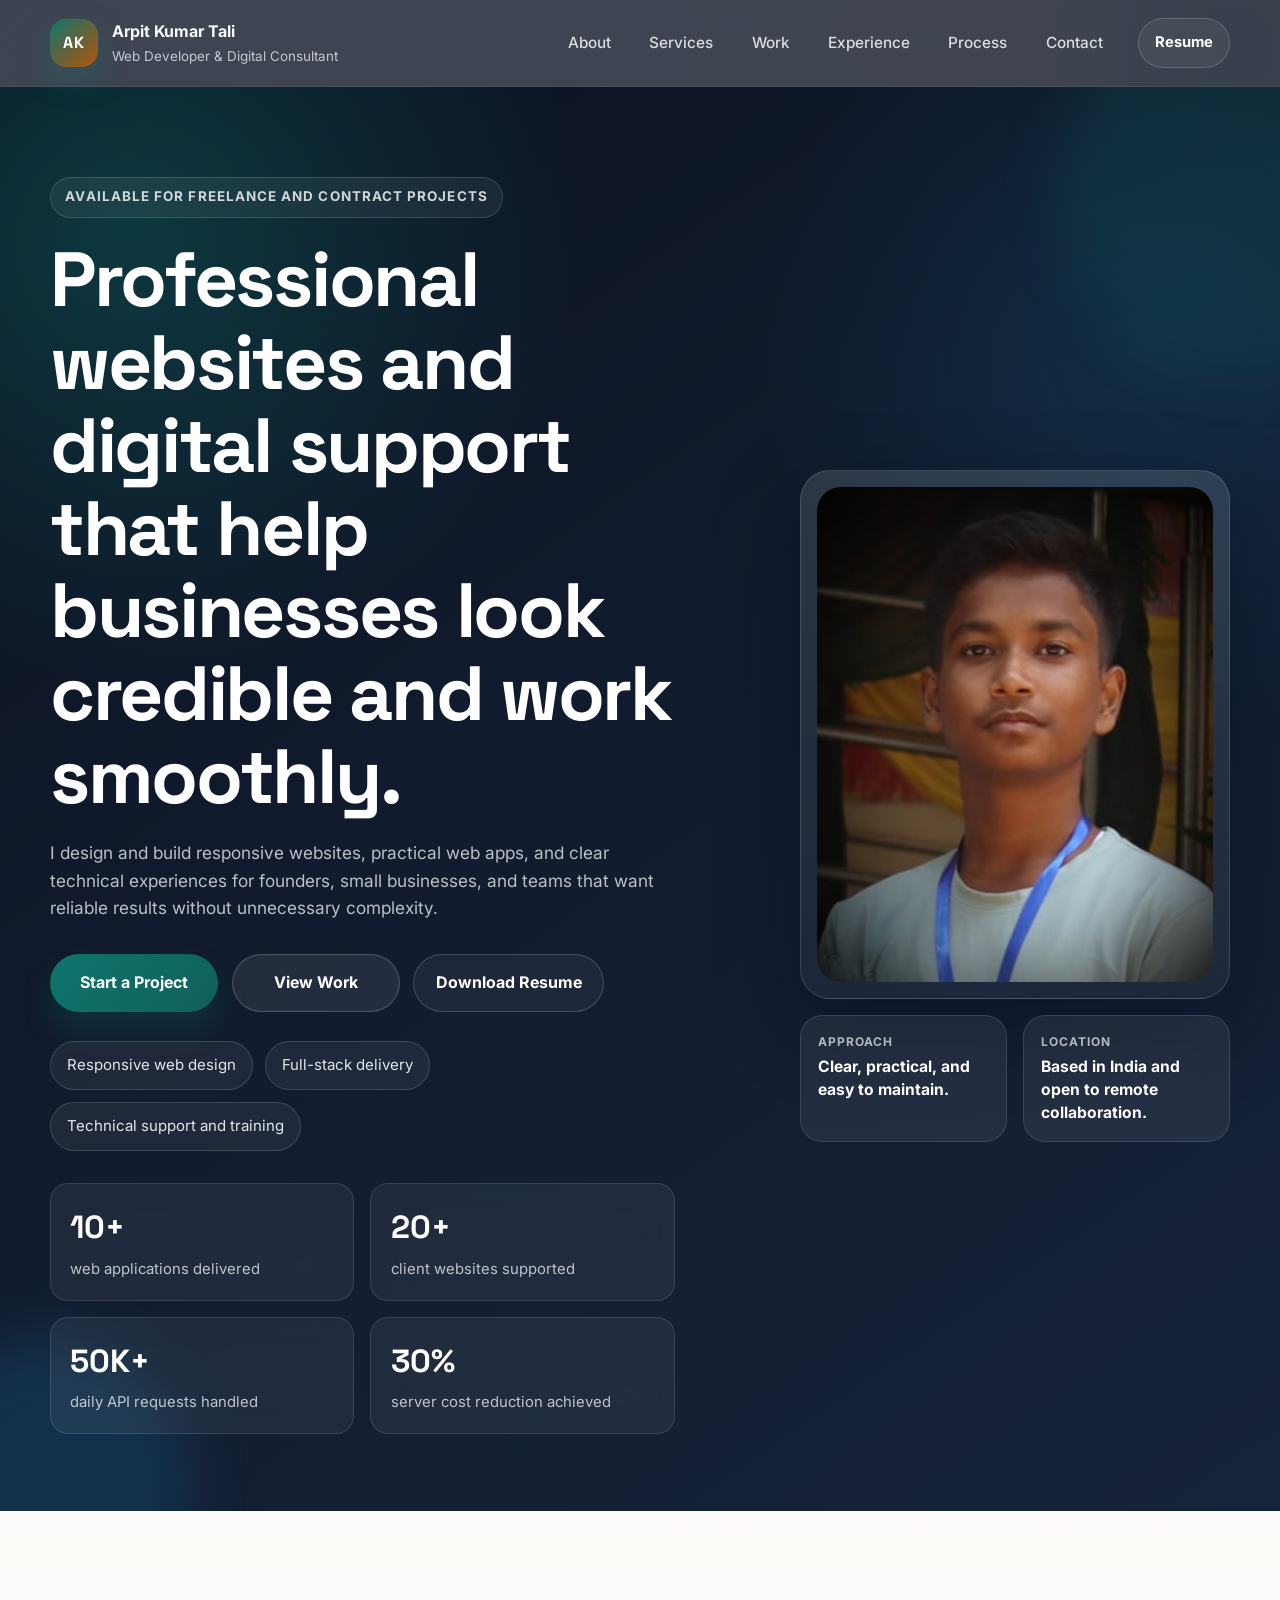
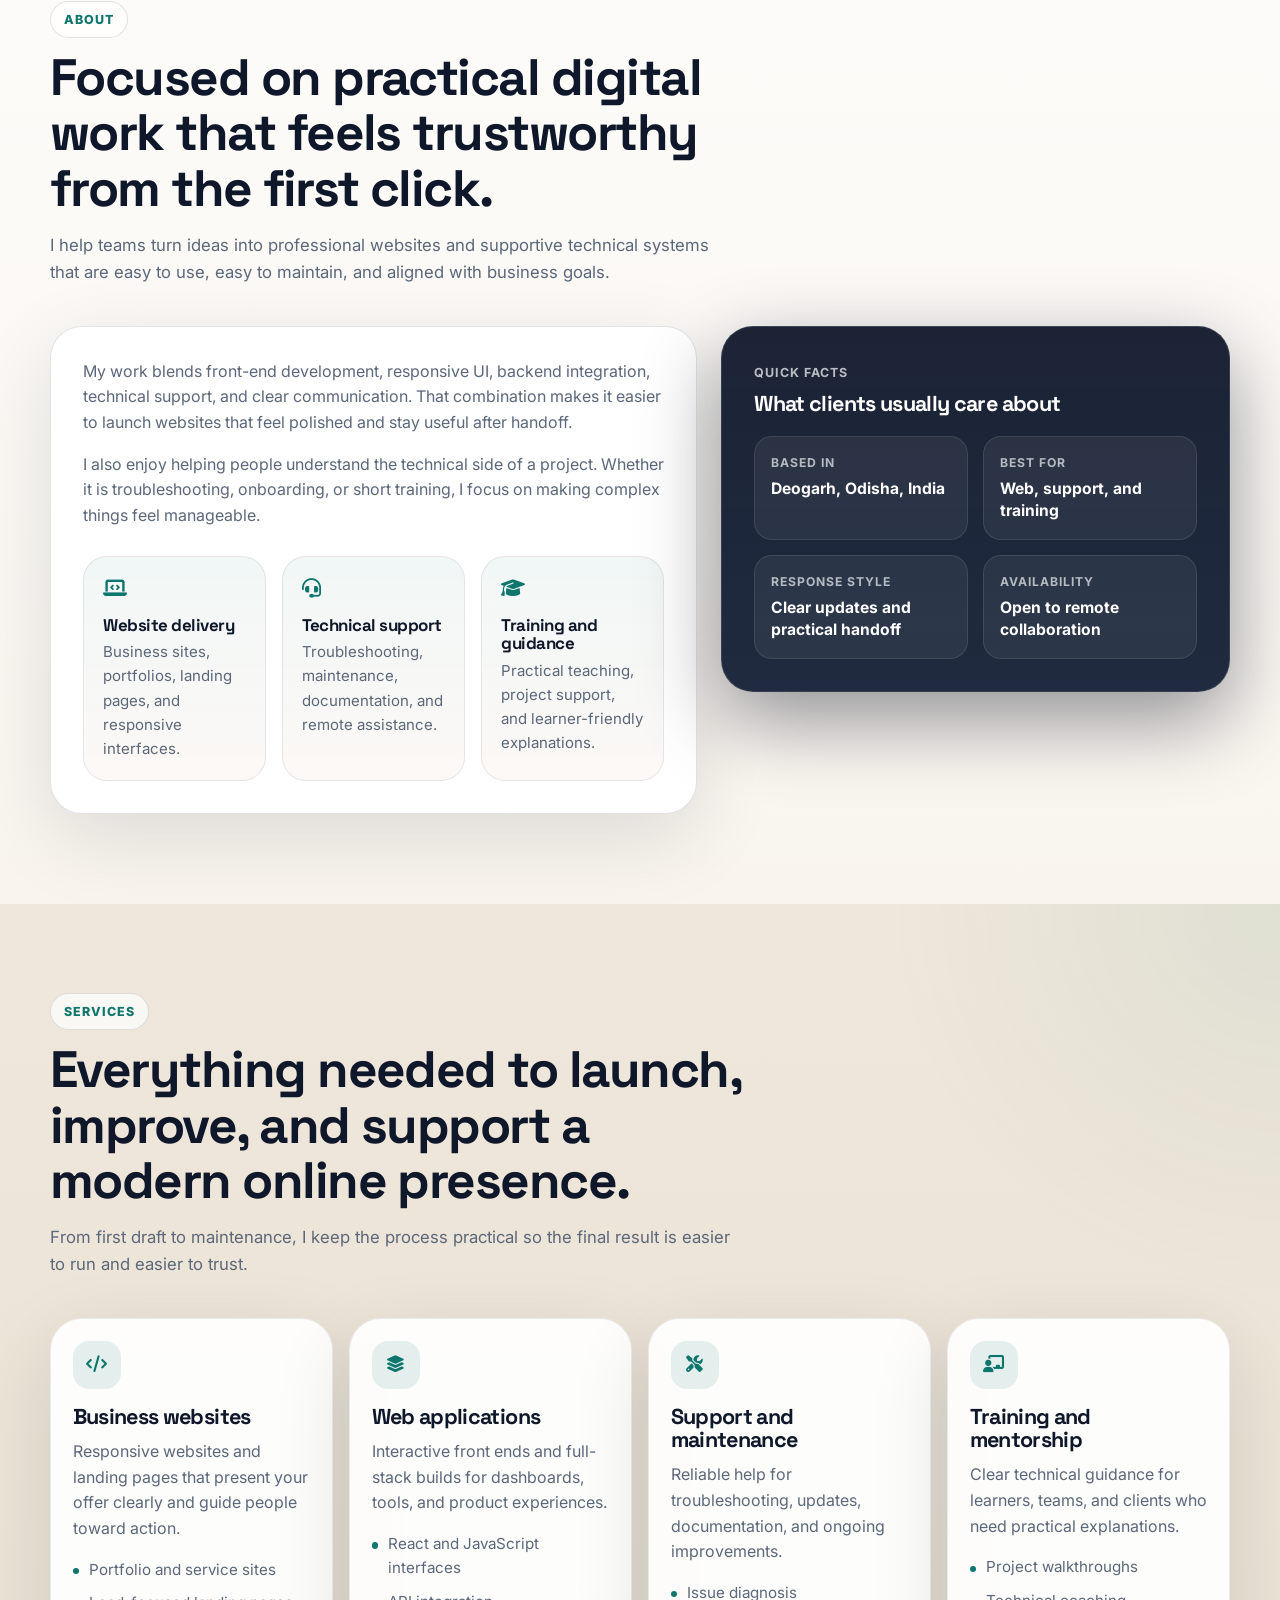
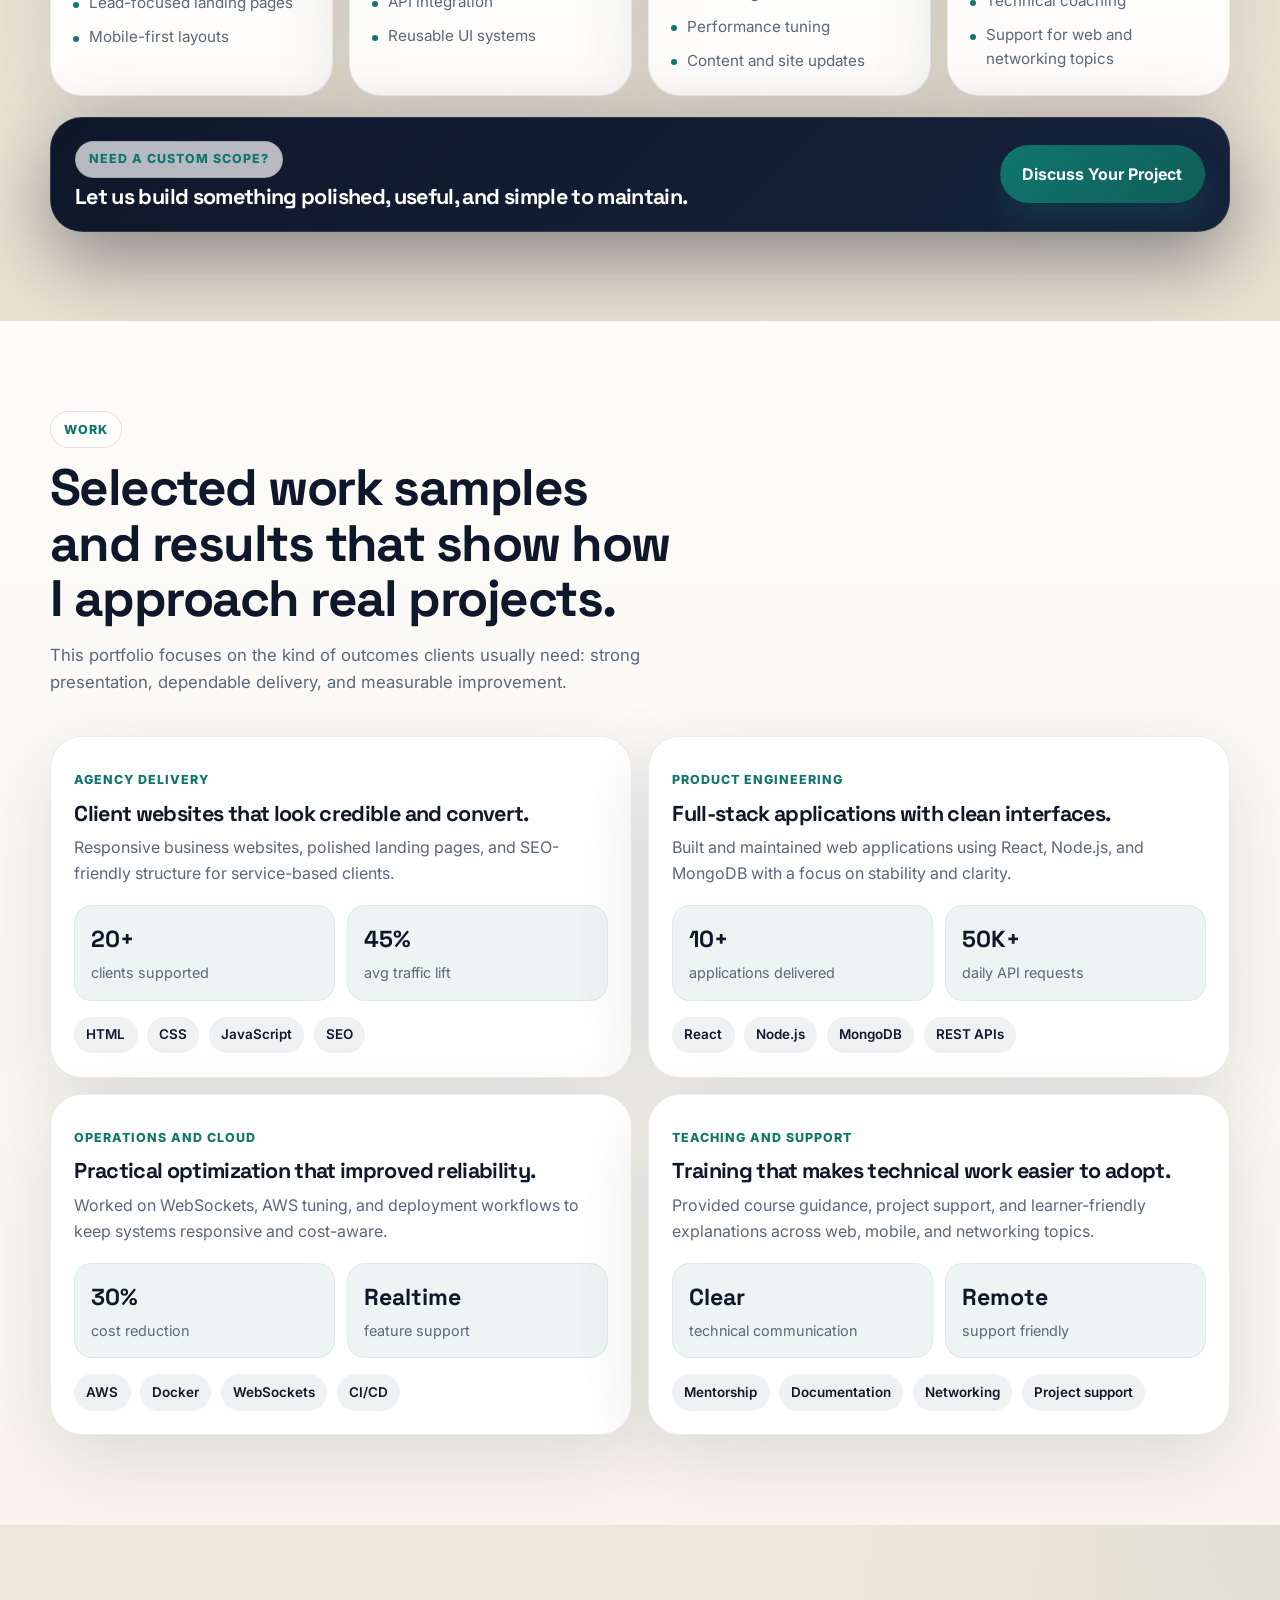
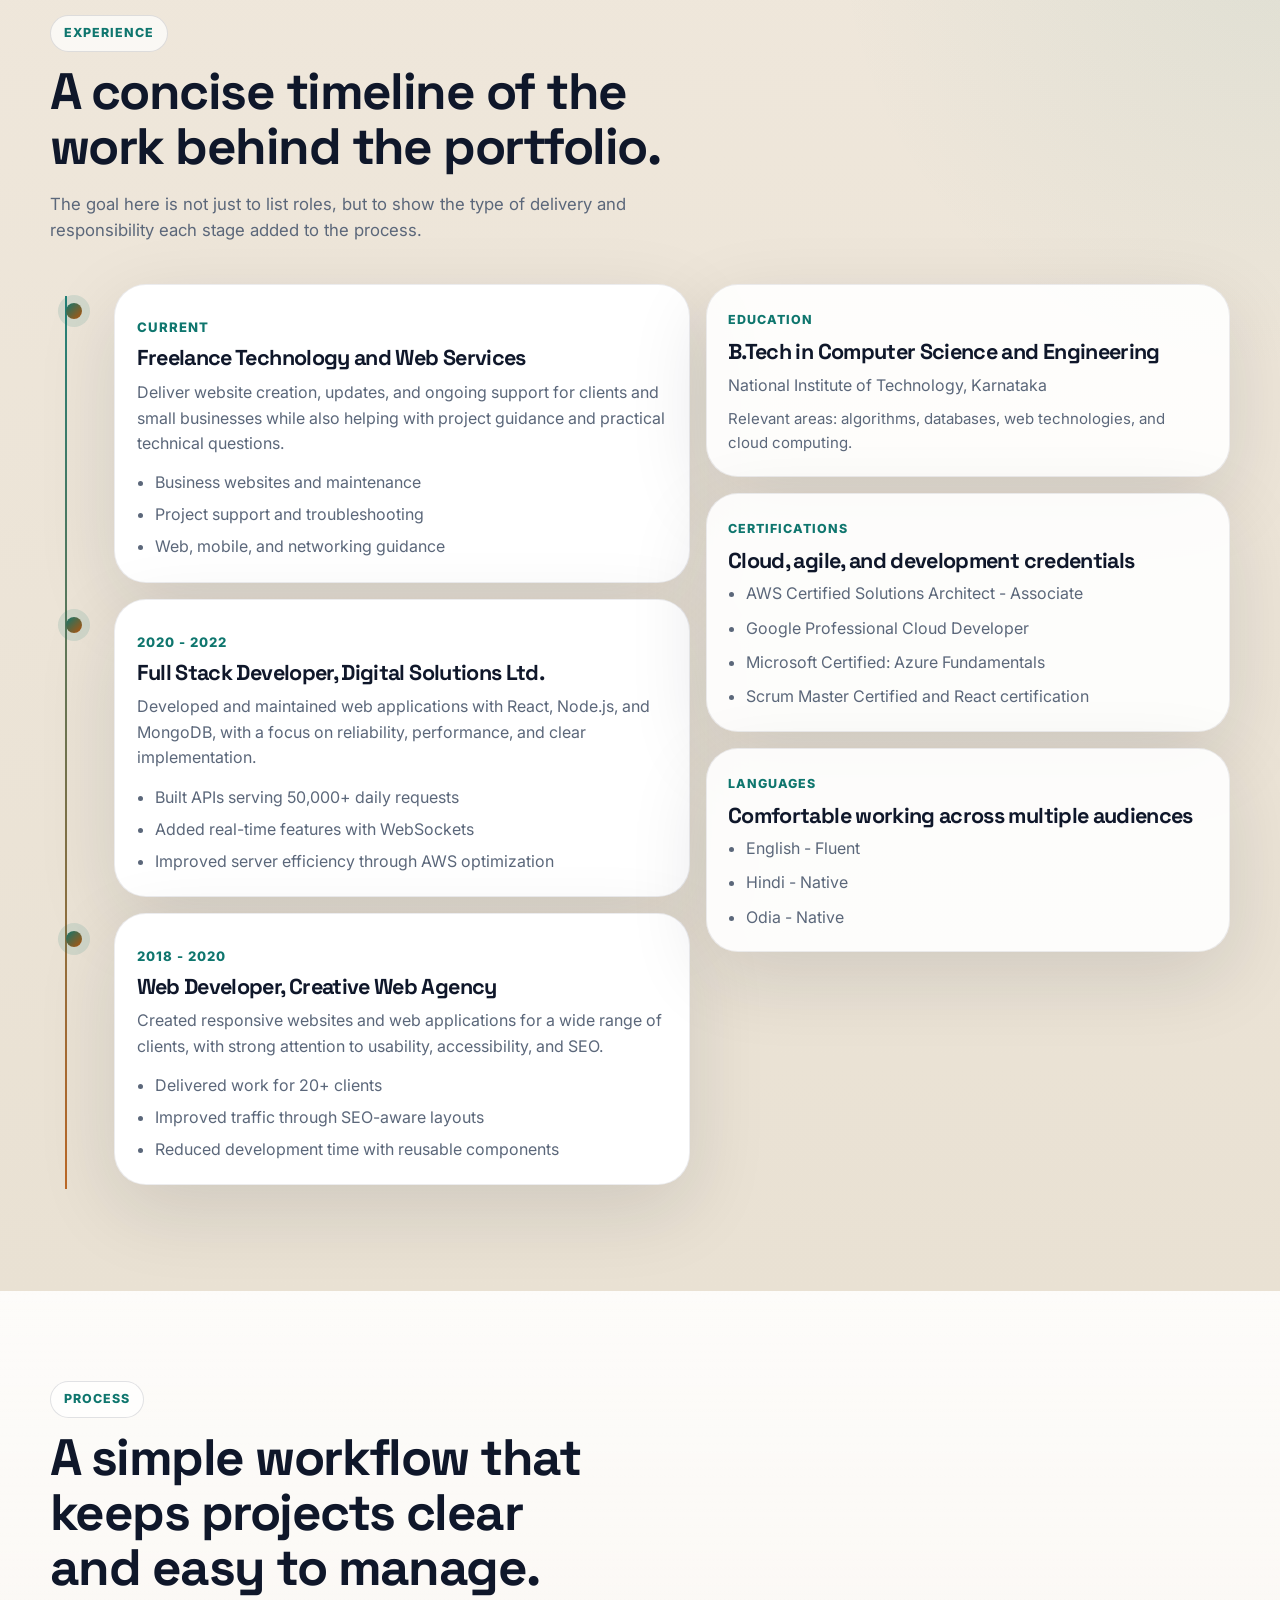
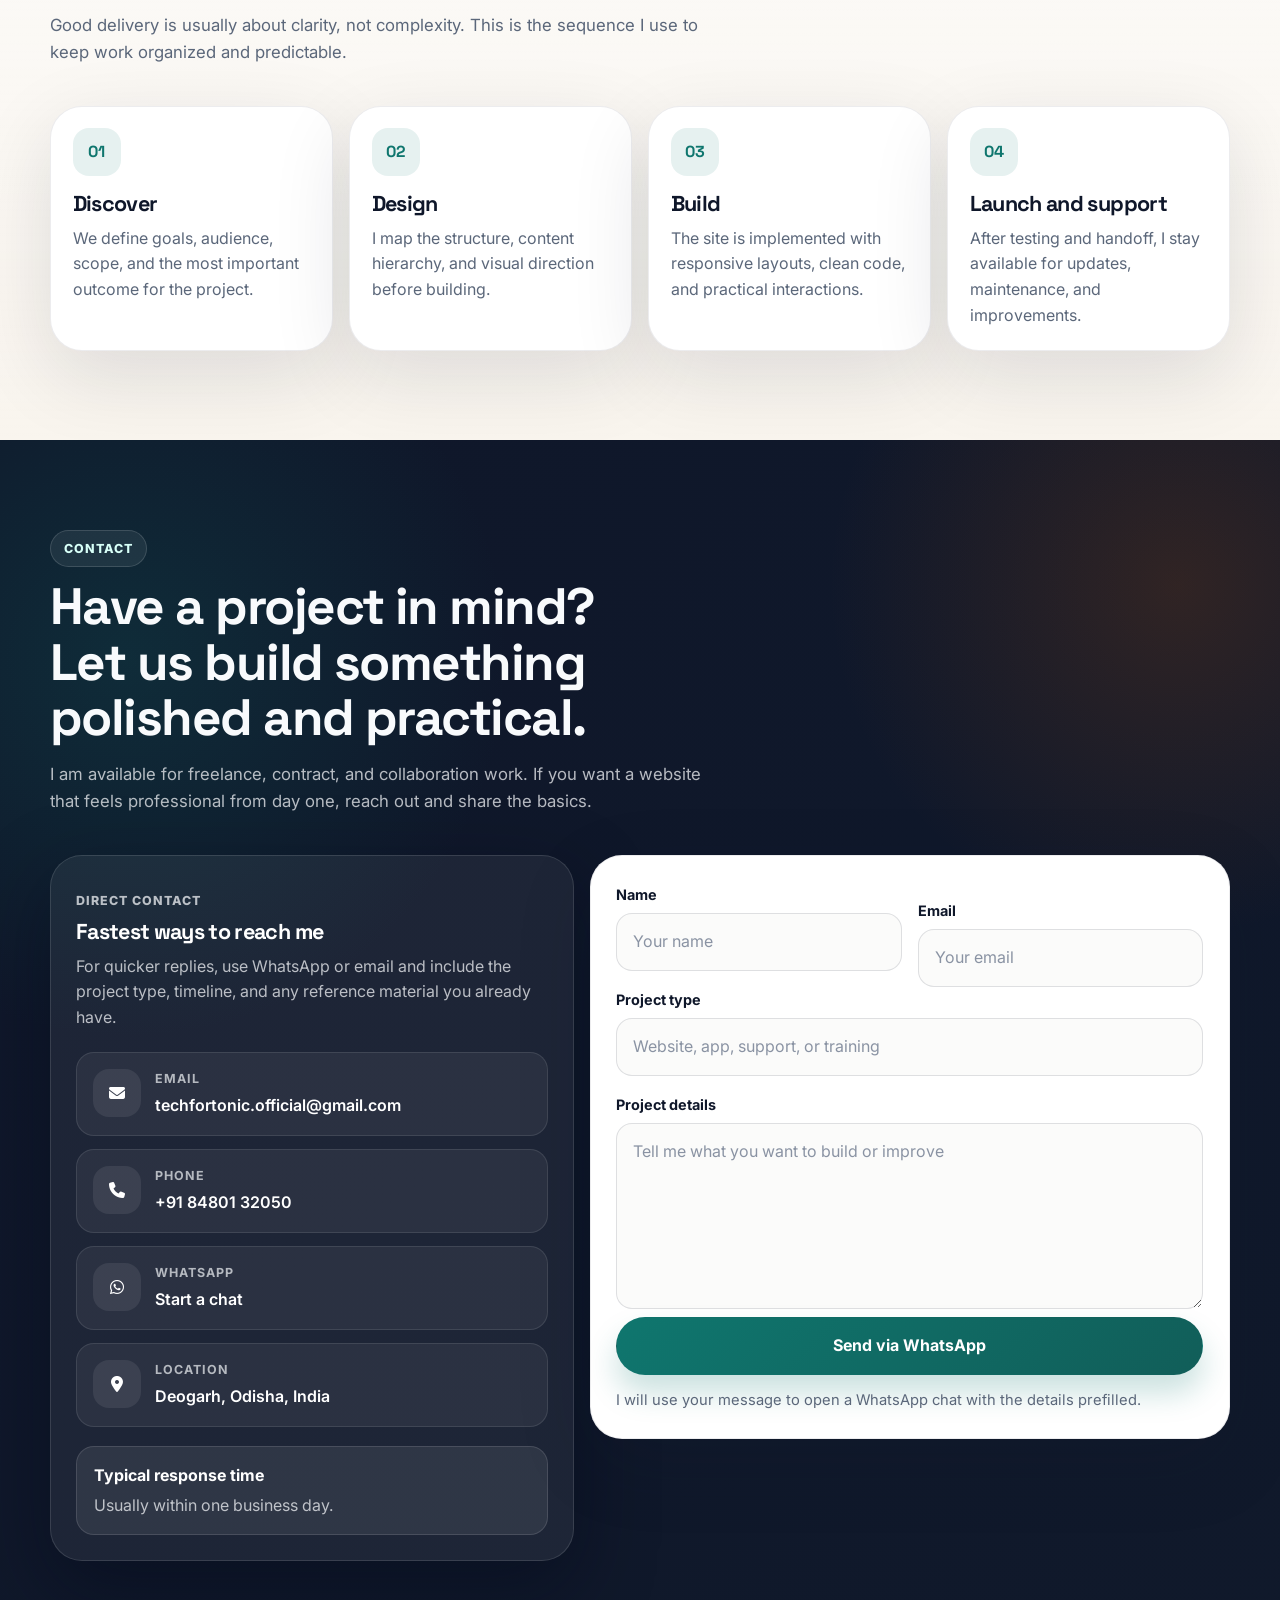
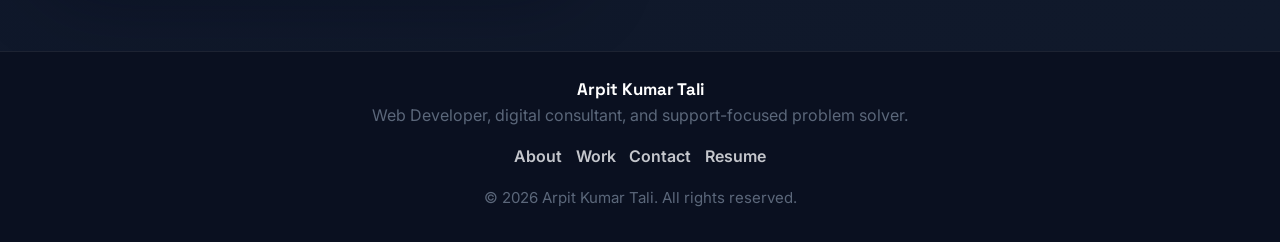
<file: index.html>
<!DOCTYPE html>
<html lang="en">
<head>
    <meta charset="UTF-8">
    <meta name="viewport" content="width=device-width, initial-scale=1.0">
    <meta name="description" content="Portfolio of Arpit Kumar Tali, a web developer and digital consultant building polished websites, support systems, and practical tech experiences.">
    <meta name="theme-color" content="#0f172a">
    <title>Arpit Kumar Tali | Web Developer & Digital Consultant</title>
    <link rel="preconnect" href="https://fonts.googleapis.com">
    <link rel="preconnect" href="https://fonts.gstatic.com" crossorigin>
    <link href="https://fonts.googleapis.com/css2?family=Inter:wght@400;500;600;700;800&family=Space+Grotesk:wght@500;700&display=swap" rel="stylesheet">
    <link rel="stylesheet" href="https://cdnjs.cloudflare.com/ajax/libs/font-awesome/6.4.0/css/all.min.css">
    <link rel="stylesheet" href="style.css">
    <link rel="icon" type="image/x-icon" href="favicon.ico">
</head>
<body>
    <a class="skip-link" href="#home">Skip to content</a>

    <header class="site-header">
        <div class="container header-inner">
            <a href="#home" class="brand" aria-label="Arpit Kumar Tali home">
                <span class="brand-mark">AK</span>
                <span class="brand-copy">
                    <strong>Arpit Kumar Tali</strong>
                    <small>Web Developer & Digital Consultant</small>
                </span>
            </a>

            <nav class="site-nav" id="siteNav" aria-label="Primary">
                <a href="#about">About</a>
                <a href="#services">Services</a>
                <a href="#work">Work</a>
                <a href="#experience">Experience</a>
                <a href="#process">Process</a>
                <a href="#contact">Contact</a>
            </nav>

            <div class="nav-actions">
                <a class="button button--ghost button--small" href="Arpit_Kumar_Tali_Resume.pdf" download>Resume</a>
                <button class="nav-toggle" id="menuToggle" type="button" aria-label="Toggle navigation" aria-expanded="false">
                    <i class="fas fa-bars"></i>
                </button>
            </div>
        </div>
    </header>

    <main>
        <section id="home" class="hero">
            <div class="container hero-grid">
                <div class="hero-copy">
                    <p class="eyebrow reveal">Available for freelance and contract projects</p>
                    <h1 class="hero-title reveal">Professional websites and digital support that help businesses look credible and work smoothly.</h1>
                    <p class="hero-subtitle reveal">
                        I design and build responsive websites, practical web apps, and clear technical experiences for founders, small businesses, and teams that want reliable results without unnecessary complexity.
                    </p>

                    <div class="hero-actions reveal">
                        <a class="button button--primary" href="#contact">Start a Project</a>
                        <a class="button button--secondary button--emphasis" href="#work">View Work</a>
                        <a class="button button--ghost" href="Arpit_Kumar_Tali_Resume.pdf" download>Download Resume</a>
                    </div>

                    <ul class="hero-traits reveal" aria-label="Core strengths">
                        <li>Responsive web design</li>
                        <li>Full-stack delivery</li>
                        <li>Technical support and training</li>
                    </ul>

                    <div class="hero-metrics">
                        <article class="metric-card reveal">
                            <strong>10+</strong>
                            <span>web applications delivered</span>
                        </article>
                        <article class="metric-card reveal">
                            <strong>20+</strong>
                            <span>client websites supported</span>
                        </article>
                        <article class="metric-card reveal">
                            <strong>50K+</strong>
                            <span>daily API requests handled</span>
                        </article>
                        <article class="metric-card reveal">
                            <strong>30%</strong>
                            <span>server cost reduction achieved</span>
                        </article>
                    </div>
                </div>

                <div class="hero-visual">
                    <figure class="portrait-card reveal">
                        <img src="a.jpg" alt="Portrait of Arpit Kumar Tali">
                    </figure>
                    <div class="visual-notes">
                        <article class="visual-note reveal">
                            <span>Approach</span>
                            <strong>Clear, practical, and easy to maintain.</strong>
                        </article>
                        <article class="visual-note reveal">
                            <span>Location</span>
                            <strong>Based in India and open to remote collaboration.</strong>
                        </article>
                    </div>
                </div>
            </div>
        </section>

        <section id="about" class="section section--light">
            <div class="container">
                <div class="section-heading reveal">
                    <span class="section-kicker">About</span>
                    <h2>Focused on practical digital work that feels trustworthy from the first click.</h2>
                    <p>I help teams turn ideas into professional websites and supportive technical systems that are easy to use, easy to maintain, and aligned with business goals.</p>
                </div>

                <div class="about-grid">
                    <div class="about-copy reveal">
                        <p>
                            My work blends front-end development, responsive UI, backend integration, technical support, and clear communication. That combination makes it easier to launch websites that feel polished and stay useful after handoff.
                        </p>
                        <p>
                            I also enjoy helping people understand the technical side of a project. Whether it is troubleshooting, onboarding, or short training, I focus on making complex things feel manageable.
                        </p>

                        <div class="about-highlights">
                            <article class="about-card">
                                <i class="fa-solid fa-laptop-code"></i>
                                <h3>Website delivery</h3>
                                <p>Business sites, portfolios, landing pages, and responsive interfaces.</p>
                            </article>
                            <article class="about-card">
                                <i class="fa-solid fa-headset"></i>
                                <h3>Technical support</h3>
                                <p>Troubleshooting, maintenance, documentation, and remote assistance.</p>
                            </article>
                            <article class="about-card">
                                <i class="fa-solid fa-graduation-cap"></i>
                                <h3>Training and guidance</h3>
                                <p>Practical teaching, project support, and learner-friendly explanations.</p>
                            </article>
                        </div>
                    </div>

                    <aside class="info-panel reveal">
                        <div class="info-panel__header">
                            <span>Quick facts</span>
                            <h3>What clients usually care about</h3>
                        </div>
                        <div class="fact-grid">
                            <div class="fact-card">
                                <span class="fact-label">Based in</span>
                                <strong>Deogarh, Odisha, India</strong>
                            </div>
                            <div class="fact-card">
                                <span class="fact-label">Best for</span>
                                <strong>Web, support, and training</strong>
                            </div>
                            <div class="fact-card">
                                <span class="fact-label">Response style</span>
                                <strong>Clear updates and practical handoff</strong>
                            </div>
                            <div class="fact-card">
                                <span class="fact-label">Availability</span>
                                <strong>Open to remote collaboration</strong>
                            </div>
                        </div>
                    </aside>
                </div>
            </div>
        </section>

        <section id="services" class="section section--tinted">
            <div class="container">
                <div class="section-heading reveal">
                    <span class="section-kicker">Services</span>
                    <h2>Everything needed to launch, improve, and support a modern online presence.</h2>
                    <p>From first draft to maintenance, I keep the process practical so the final result is easier to run and easier to trust.</p>
                </div>

                <div class="service-grid">
                    <article class="service-card reveal">
                        <div class="service-card__icon"><i class="fa-solid fa-code"></i></div>
                        <h3>Business websites</h3>
                        <p>Responsive websites and landing pages that present your offer clearly and guide people toward action.</p>
                        <ul class="service-points">
                            <li>Portfolio and service sites</li>
                            <li>Lead-focused landing pages</li>
                            <li>Mobile-first layouts</li>
                        </ul>
                    </article>
                    <article class="service-card reveal">
                        <div class="service-card__icon"><i class="fa-solid fa-layer-group"></i></div>
                        <h3>Web applications</h3>
                        <p>Interactive front ends and full-stack builds for dashboards, tools, and product experiences.</p>
                        <ul class="service-points">
                            <li>React and JavaScript interfaces</li>
                            <li>API integration</li>
                            <li>Reusable UI systems</li>
                        </ul>
                    </article>
                    <article class="service-card reveal">
                        <div class="service-card__icon"><i class="fa-solid fa-screwdriver-wrench"></i></div>
                        <h3>Support and maintenance</h3>
                        <p>Reliable help for troubleshooting, updates, documentation, and ongoing improvements.</p>
                        <ul class="service-points">
                            <li>Issue diagnosis</li>
                            <li>Performance tuning</li>
                            <li>Content and site updates</li>
                        </ul>
                    </article>
                    <article class="service-card reveal">
                        <div class="service-card__icon"><i class="fa-solid fa-chalkboard-user"></i></div>
                        <h3>Training and mentorship</h3>
                        <p>Clear technical guidance for learners, teams, and clients who need practical explanations.</p>
                        <ul class="service-points">
                            <li>Project walkthroughs</li>
                            <li>Technical coaching</li>
                            <li>Support for web and networking topics</li>
                        </ul>
                    </article>
                </div>

                <div class="service-cta reveal">
                    <div>
                        <span class="section-kicker">Need a custom scope?</span>
                        <h3>Let us build something polished, useful, and simple to maintain.</h3>
                    </div>
                    <a class="button button--primary" href="#contact">Discuss Your Project</a>
                </div>
            </div>
        </section>

        <section id="work" class="section section--light">
            <div class="container">
                <div class="section-heading reveal">
                    <span class="section-kicker">Work</span>
                    <h2>Selected work samples and results that show how I approach real projects.</h2>
                    <p>This portfolio focuses on the kind of outcomes clients usually need: strong presentation, dependable delivery, and measurable improvement.</p>
                </div>

                <div class="work-grid">
                    <article class="project-card reveal">
                        <p class="project-label">Agency delivery</p>
                        <h3>Client websites that look credible and convert.</h3>
                        <p>Responsive business websites, polished landing pages, and SEO-friendly structure for service-based clients.</p>
                        <div class="project-stats">
                            <div><strong>20+</strong><span>clients supported</span></div>
                            <div><strong>45%</strong><span>avg traffic lift</span></div>
                        </div>
                        <div class="tag-list">
                            <span>HTML</span>
                            <span>CSS</span>
                            <span>JavaScript</span>
                            <span>SEO</span>
                        </div>
                    </article>

                    <article class="project-card reveal">
                        <p class="project-label">Product engineering</p>
                        <h3>Full-stack applications with clean interfaces.</h3>
                        <p>Built and maintained web applications using React, Node.js, and MongoDB with a focus on stability and clarity.</p>
                        <div class="project-stats">
                            <div><strong>10+</strong><span>applications delivered</span></div>
                            <div><strong>50K+</strong><span>daily API requests</span></div>
                        </div>
                        <div class="tag-list">
                            <span>React</span>
                            <span>Node.js</span>
                            <span>MongoDB</span>
                            <span>REST APIs</span>
                        </div>
                    </article>

                    <article class="project-card reveal">
                        <p class="project-label">Operations and cloud</p>
                        <h3>Practical optimization that improved reliability.</h3>
                        <p>Worked on WebSockets, AWS tuning, and deployment workflows to keep systems responsive and cost-aware.</p>
                        <div class="project-stats">
                            <div><strong>30%</strong><span>cost reduction</span></div>
                            <div><strong>Realtime</strong><span>feature support</span></div>
                        </div>
                        <div class="tag-list">
                            <span>AWS</span>
                            <span>Docker</span>
                            <span>WebSockets</span>
                            <span>CI/CD</span>
                        </div>
                    </article>

                    <article class="project-card reveal">
                        <p class="project-label">Teaching and support</p>
                        <h3>Training that makes technical work easier to adopt.</h3>
                        <p>Provided course guidance, project support, and learner-friendly explanations across web, mobile, and networking topics.</p>
                        <div class="project-stats">
                            <div><strong>Clear</strong><span>technical communication</span></div>
                            <div><strong>Remote</strong><span>support friendly</span></div>
                        </div>
                        <div class="tag-list">
                            <span>Mentorship</span>
                            <span>Documentation</span>
                            <span>Networking</span>
                            <span>Project support</span>
                        </div>
                    </article>
                </div>
            </div>
        </section>

        <section id="experience" class="section section--tinted">
            <div class="container">
                <div class="section-heading reveal">
                    <span class="section-kicker">Experience</span>
                    <h2>A concise timeline of the work behind the portfolio.</h2>
                    <p>The goal here is not just to list roles, but to show the type of delivery and responsibility each stage added to the process.</p>
                </div>

                <div class="experience-layout">
                    <div class="timeline">
                        <article class="timeline-item reveal">
                            <div class="timeline-marker"></div>
                            <div class="timeline-content">
                                <p class="timeline-date">Current</p>
                                <h3>Freelance Technology and Web Services</h3>
                                <p>Deliver website creation, updates, and ongoing support for clients and small businesses while also helping with project guidance and practical technical questions.</p>
                                <ul>
                                    <li>Business websites and maintenance</li>
                                    <li>Project support and troubleshooting</li>
                                    <li>Web, mobile, and networking guidance</li>
                                </ul>
                            </div>
                        </article>

                        <article class="timeline-item reveal">
                            <div class="timeline-marker"></div>
                            <div class="timeline-content">
                                <p class="timeline-date">2020 - 2022</p>
                                <h3>Full Stack Developer, Digital Solutions Ltd.</h3>
                                <p>Developed and maintained web applications with React, Node.js, and MongoDB, with a focus on reliability, performance, and clear implementation.</p>
                                <ul>
                                    <li>Built APIs serving 50,000+ daily requests</li>
                                    <li>Added real-time features with WebSockets</li>
                                    <li>Improved server efficiency through AWS optimization</li>
                                </ul>
                            </div>
                        </article>

                        <article class="timeline-item reveal">
                            <div class="timeline-marker"></div>
                            <div class="timeline-content">
                                <p class="timeline-date">2018 - 2020</p>
                                <h3>Web Developer, Creative Web Agency</h3>
                                <p>Created responsive websites and web applications for a wide range of clients, with strong attention to usability, accessibility, and SEO.</p>
                                <ul>
                                    <li>Delivered work for 20+ clients</li>
                                    <li>Improved traffic through SEO-aware layouts</li>
                                    <li>Reduced development time with reusable components</li>
                                </ul>
                            </div>
                        </article>
                    </div>

                    <aside class="credentials reveal">
                        <article class="credential-card">
                            <span class="credential-label">Education</span>
                            <h3>B.Tech in Computer Science and Engineering</h3>
                            <p>National Institute of Technology, Karnataka</p>
                            <p class="credential-note">Relevant areas: algorithms, databases, web technologies, and cloud computing.</p>
                        </article>
                        <article class="credential-card">
                            <span class="credential-label">Certifications</span>
                            <h3>Cloud, agile, and development credentials</h3>
                            <ul>
                                <li>AWS Certified Solutions Architect - Associate</li>
                                <li>Google Professional Cloud Developer</li>
                                <li>Microsoft Certified: Azure Fundamentals</li>
                                <li>Scrum Master Certified and React certification</li>
                            </ul>
                        </article>
                        <article class="credential-card">
                            <span class="credential-label">Languages</span>
                            <h3>Comfortable working across multiple audiences</h3>
                            <ul>
                                <li>English - Fluent</li>
                                <li>Hindi - Native</li>
                                <li>Odia - Native</li>
                            </ul>
                        </article>
                    </aside>
                </div>
            </div>
        </section>

        <section id="process" class="section section--light">
            <div class="container">
                <div class="section-heading reveal">
                    <span class="section-kicker">Process</span>
                    <h2>A simple workflow that keeps projects clear and easy to manage.</h2>
                    <p>Good delivery is usually about clarity, not complexity. This is the sequence I use to keep work organized and predictable.</p>
                </div>

                <div class="process-grid">
                    <article class="process-card reveal">
                        <span class="step-number">01</span>
                        <h3>Discover</h3>
                        <p>We define goals, audience, scope, and the most important outcome for the project.</p>
                    </article>
                    <article class="process-card reveal">
                        <span class="step-number">02</span>
                        <h3>Design</h3>
                        <p>I map the structure, content hierarchy, and visual direction before building.</p>
                    </article>
                    <article class="process-card reveal">
                        <span class="step-number">03</span>
                        <h3>Build</h3>
                        <p>The site is implemented with responsive layouts, clean code, and practical interactions.</p>
                    </article>
                    <article class="process-card reveal">
                        <span class="step-number">04</span>
                        <h3>Launch and support</h3>
                        <p>After testing and handoff, I stay available for updates, maintenance, and improvements.</p>
                    </article>
                </div>
            </div>
        </section>

        <section id="contact" class="section section--dark">
            <div class="container">
                <div class="section-heading section-heading--light reveal">
                    <span class="section-kicker">Contact</span>
                    <h2>Have a project in mind? Let us build something polished and practical.</h2>
                    <p>I am available for freelance, contract, and collaboration work. If you want a website that feels professional from day one, reach out and share the basics.</p>
                </div>

                <div class="contact-grid">
                    <div class="contact-panel reveal">
                        <div class="contact-intro">
                            <p class="contact-label">Direct contact</p>
                            <h3>Fastest ways to reach me</h3>
                            <p>For quicker replies, use WhatsApp or email and include the project type, timeline, and any reference material you already have.</p>
                        </div>

                        <ul class="contact-list">
                            <li>
                                <i class="fa-solid fa-envelope"></i>
                                <div>
                                    <span>Email</span>
                                    <a href="mailto:techfortonic.official@gmail.com">techfortonic.official@gmail.com</a>
                                </div>
                            </li>
                            <li>
                                <i class="fa-solid fa-phone"></i>
                                <div>
                                    <span>Phone</span>
                                    <a href="tel:+918480132050">+91 84801 32050</a>
                                </div>
                            </li>
                            <li>
                                <i class="fa-brands fa-whatsapp"></i>
                                <div>
                                    <span>WhatsApp</span>
                                    <a href="https://wa.me/918480132050" target="_blank" rel="noopener noreferrer">Start a chat</a>
                                </div>
                            </li>
                            <li>
                                <i class="fa-solid fa-location-dot"></i>
                                <div>
                                    <span>Location</span>
                                    <strong>Deogarh, Odisha, India</strong>
                                </div>
                            </li>
                        </ul>

                        <div class="contact-note">
                            <strong>Typical response time</strong>
                            <p>Usually within one business day.</p>
                        </div>
                    </div>

                    <form class="contact-form reveal" id="contactForm">
                        <div class="field-grid">
                            <div class="field">
                                <label for="name">Name</label>
                                <input type="text" id="name" name="name" placeholder="Your name" required>
                            </div>
                            <div class="field">
                                <label for="email">Email</label>
                                <input type="email" id="email" name="email" placeholder="Your email" required>
                            </div>
                        </div>

                        <div class="field">
                            <label for="project">Project type</label>
                            <input type="text" id="project" name="project" placeholder="Website, app, support, or training" required>
                        </div>

                        <div class="field">
                            <label for="message">Project details</label>
                            <textarea id="message" name="message" rows="6" placeholder="Tell me what you want to build or improve" required></textarea>
                        </div>

                        <button type="submit" class="button button--primary button--full">Send via WhatsApp</button>
                        <p class="form-help">I will use your message to open a WhatsApp chat with the details prefilled.</p>
                    </form>
                </div>
            </div>
        </section>
    </main>

    <footer class="site-footer">
        <div class="container footer-inner">
            <div>
                <strong>Arpit Kumar Tali</strong>
                <p>Web Developer, digital consultant, and support-focused problem solver.</p>
            </div>
            <div class="footer-links">
                <a href="#about">About</a>
                <a href="#work">Work</a>
                <a href="#contact">Contact</a>
                <a href="Arpit_Kumar_Tali_Resume.pdf" download>Resume</a>
            </div>
            <p class="copyright">&copy; 2026 Arpit Kumar Tali. All rights reserved.</p>
        </div>
    </footer>

    <script src="script.js"></script>
</body>
</html>
</file>
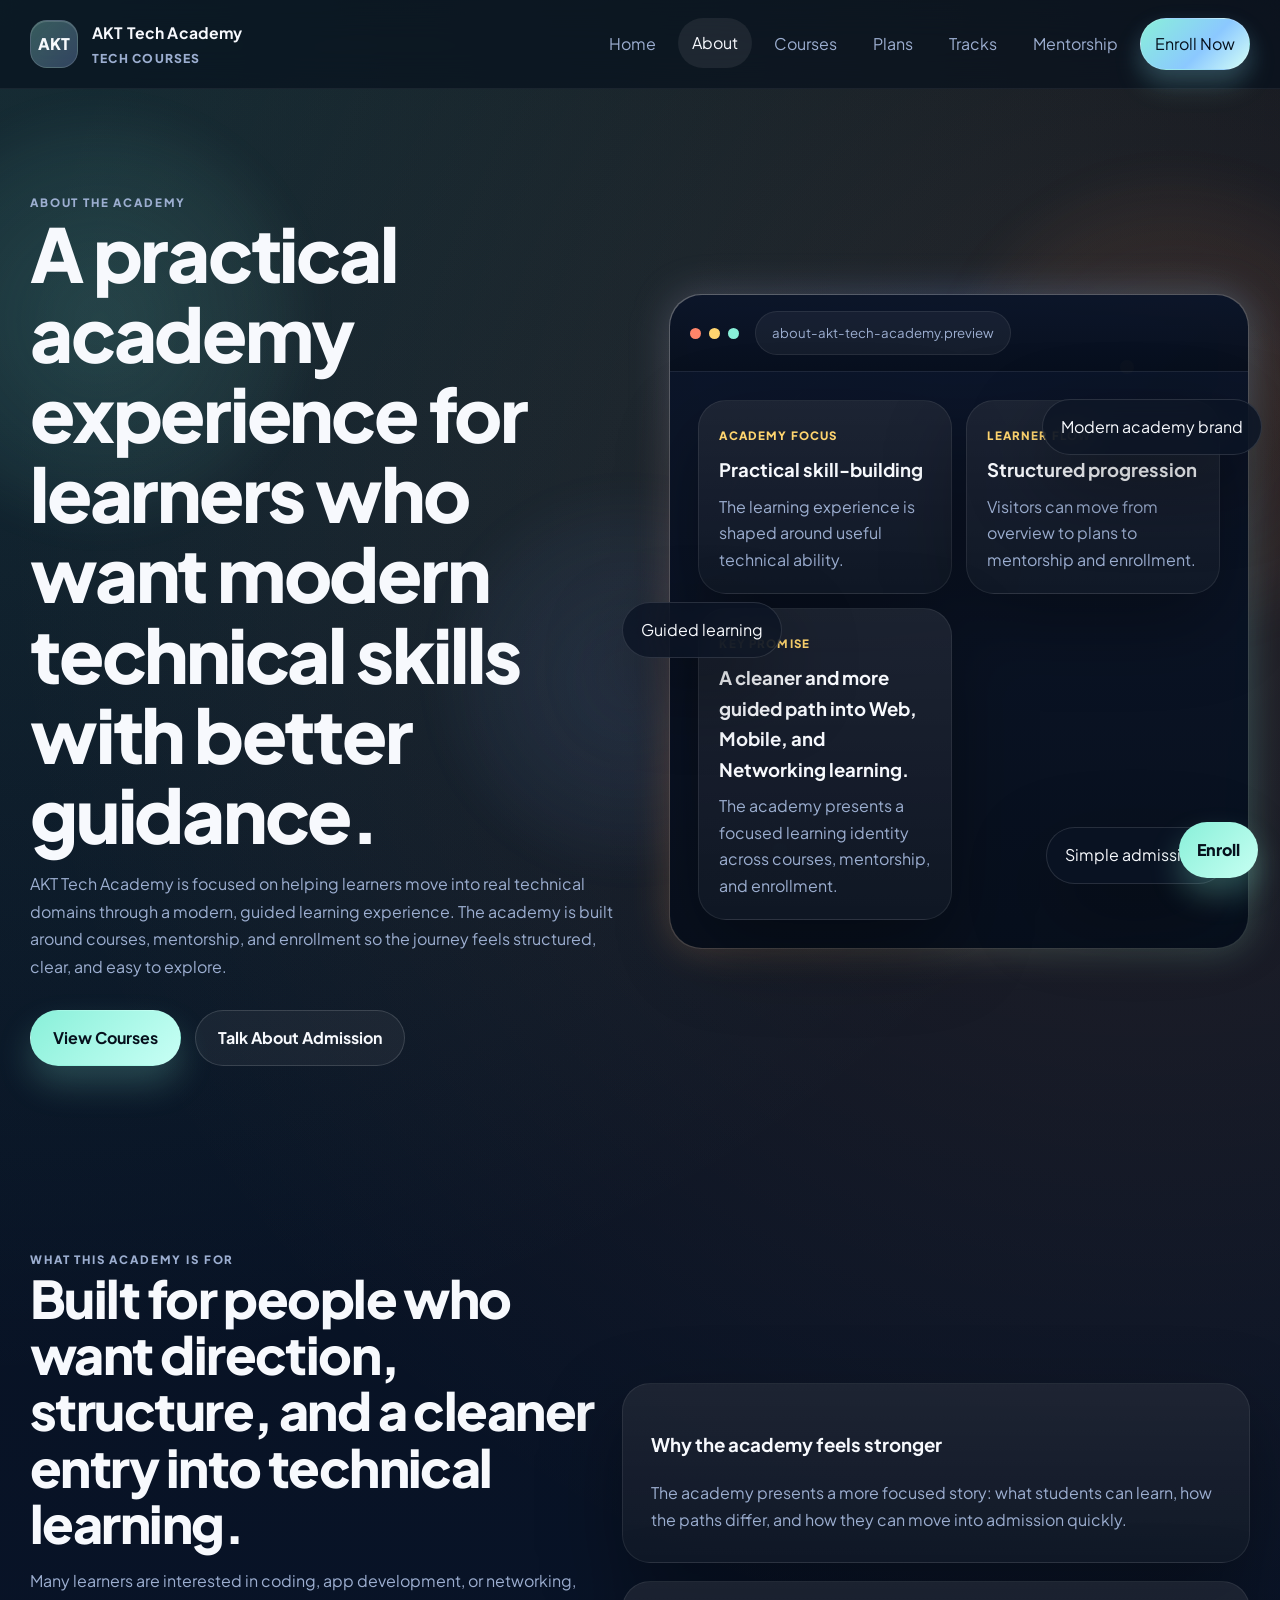
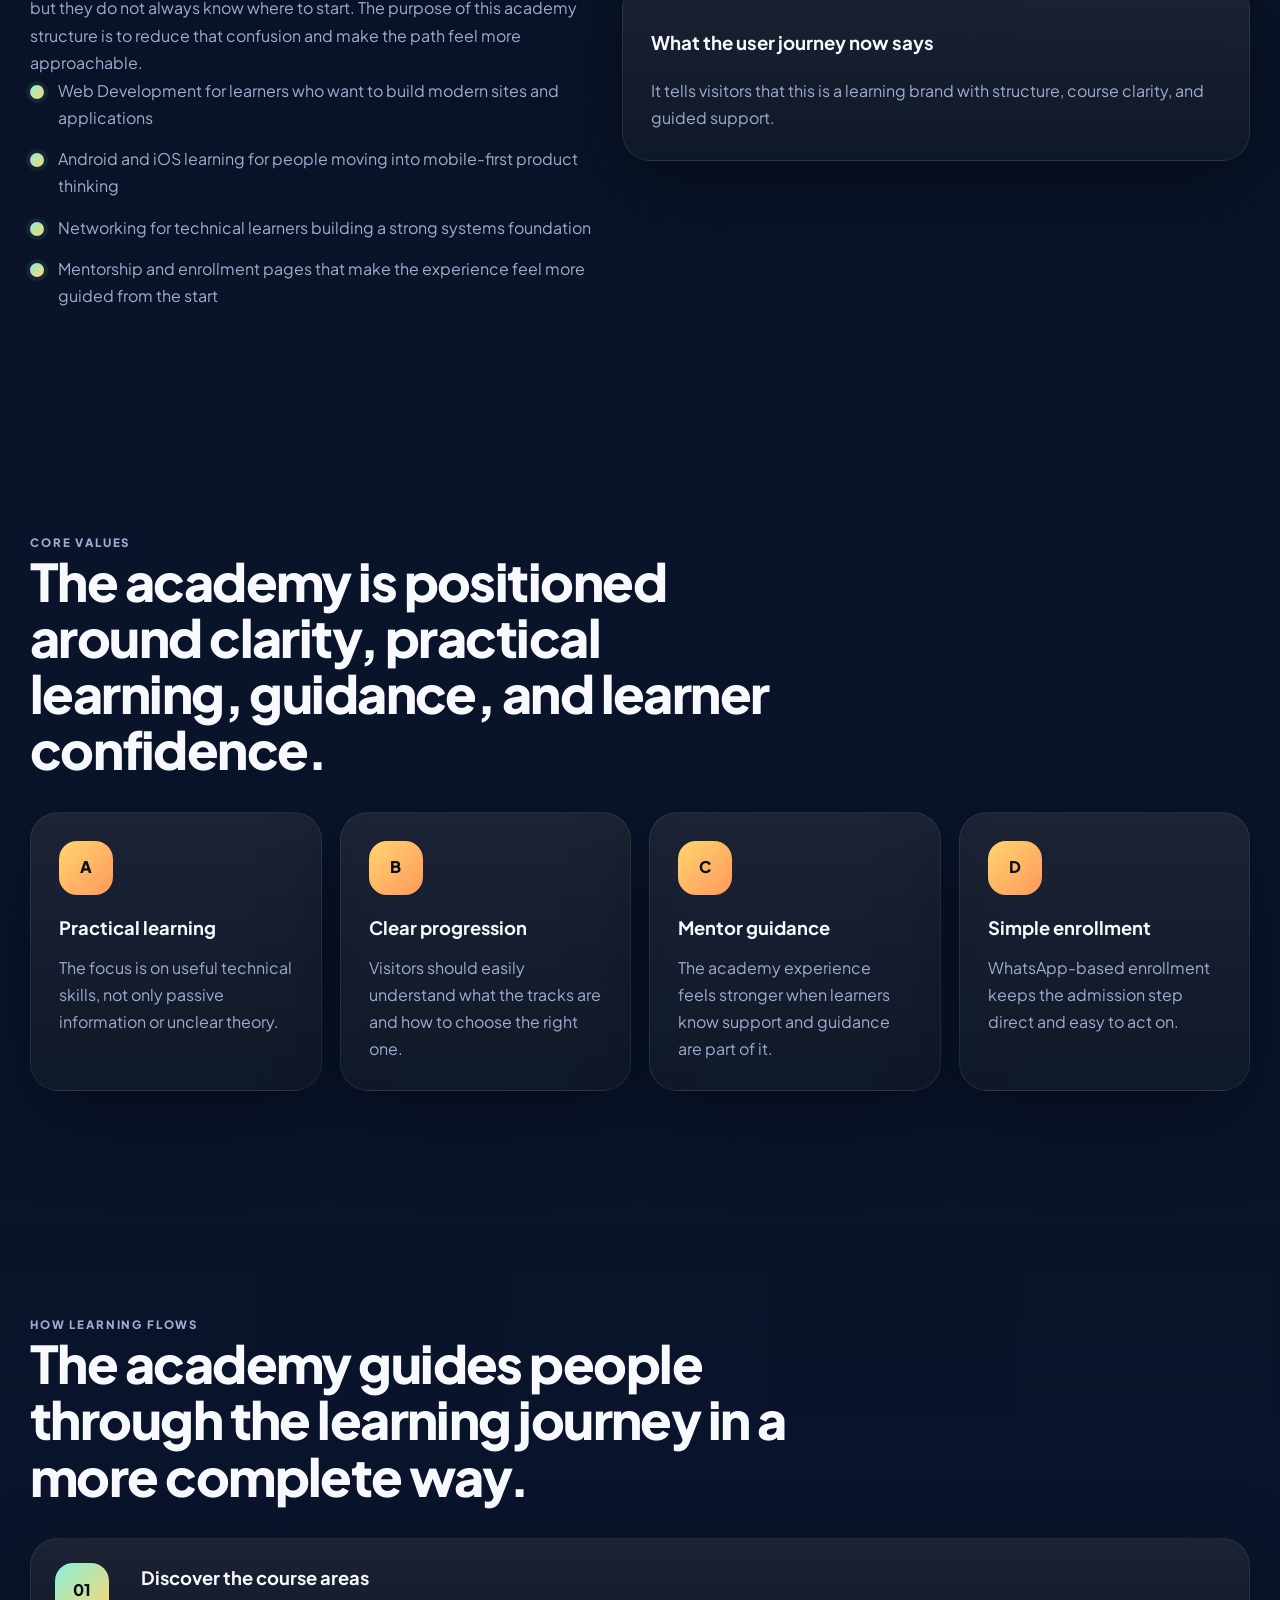
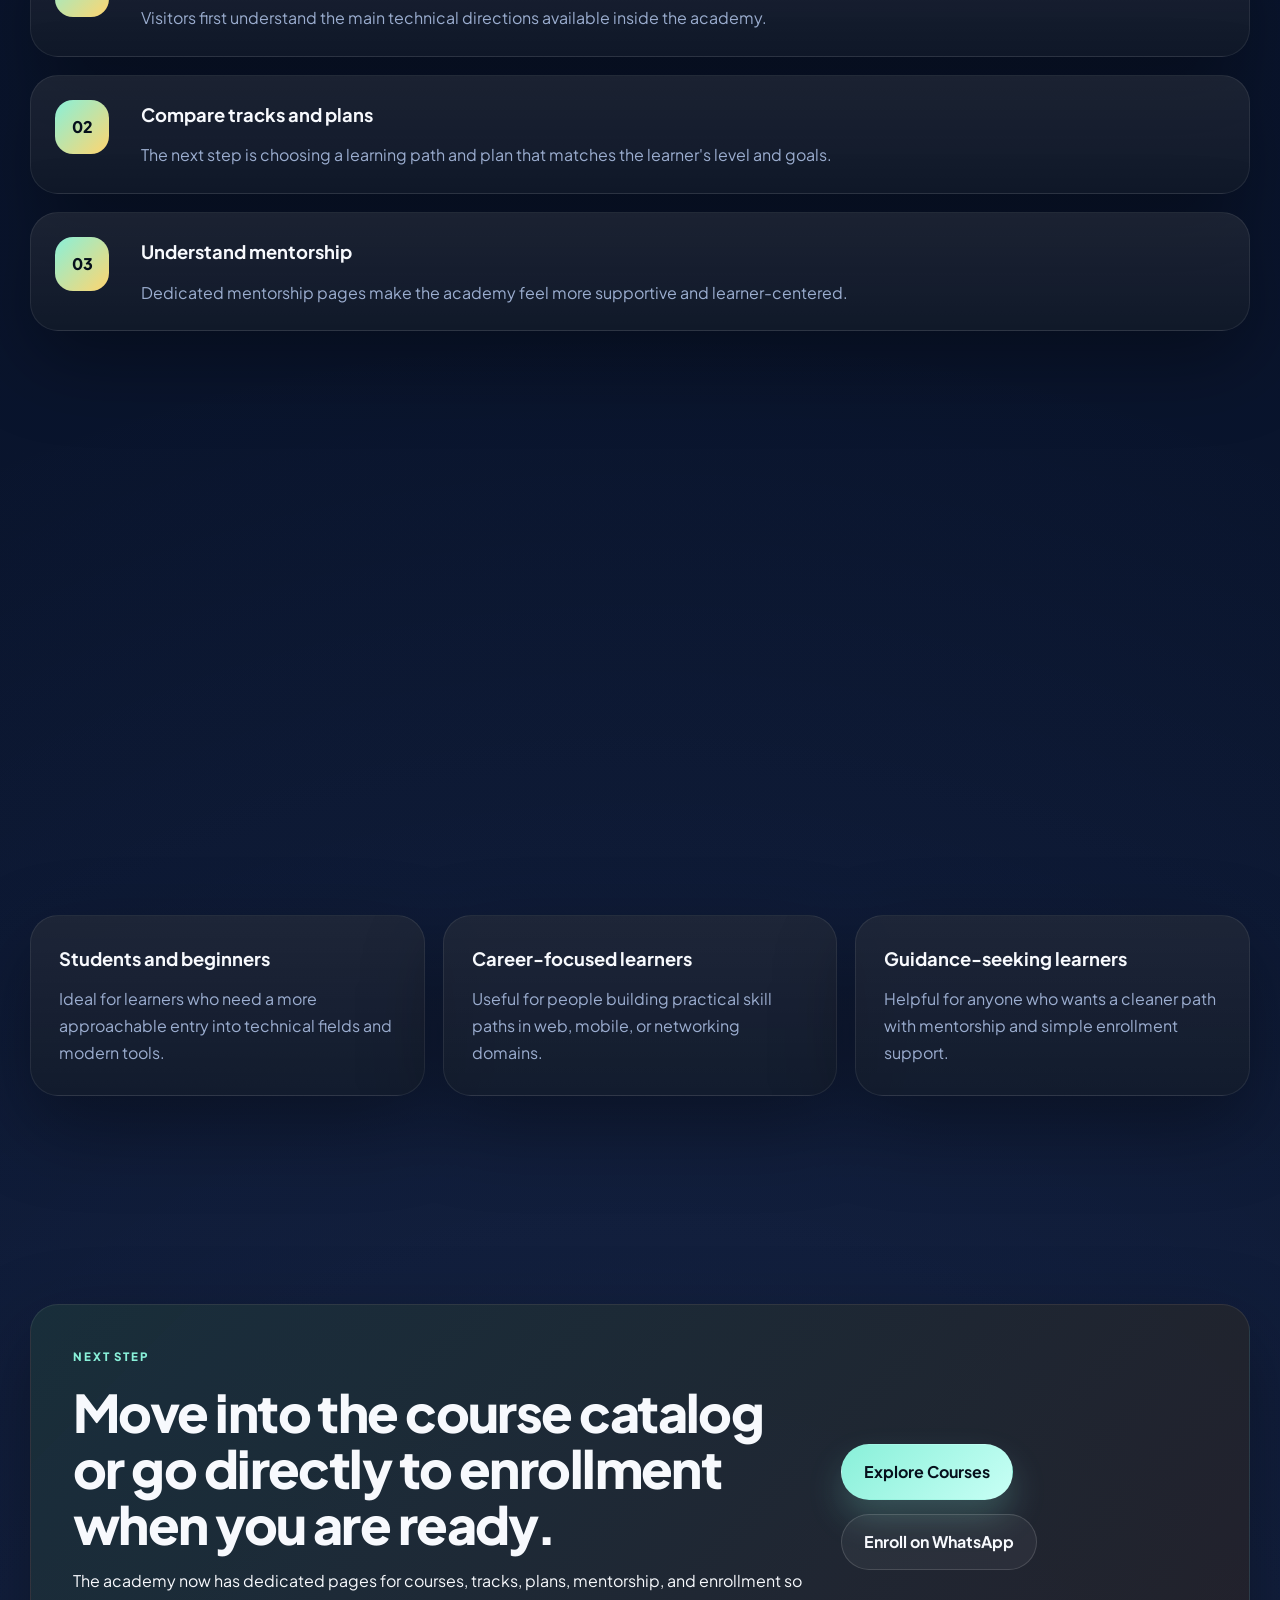
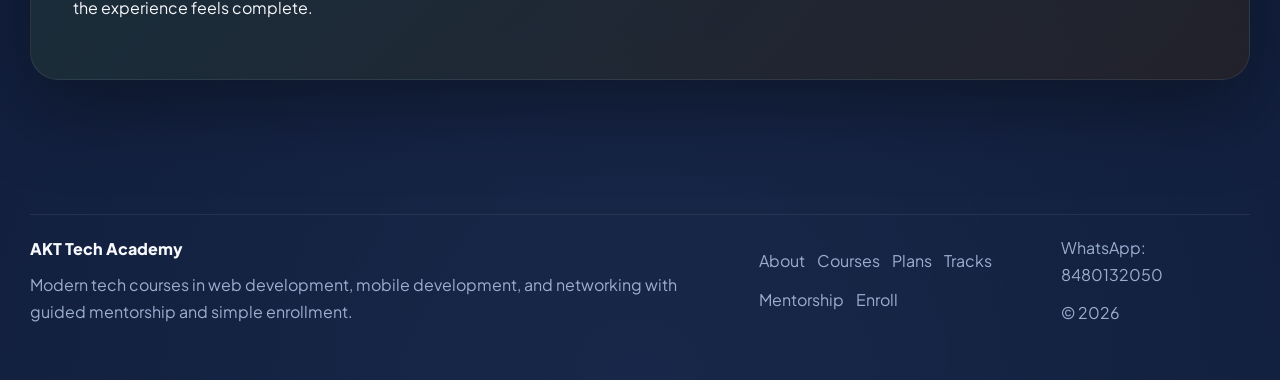
<file: Tech-Courses.about.html>
<!DOCTYPE html>
<html lang="en">
<head>
  <meta charset="UTF-8">
  <meta name="viewport" content="width=device-width, initial-scale=1.0">
  <meta
    name="description"
    content="About AKT Tech Academy and its practical approach to web, mobile, and networking education."
  >
  <title>About | AKT Tech Academy</title>
  <link rel="preconnect" href="https://fonts.googleapis.com">
  <link rel="preconnect" href="https://fonts.gstatic.com" crossorigin>
  <link
    href="https://fonts.googleapis.com/css2?family=Plus+Jakarta+Sans:wght@400;500;600;700;800&display=swap"
    rel="stylesheet"
  >
  <link rel="stylesheet" href="Tech-Courses.styles.css">
</head>
<body data-page="about">
  <div class="page-shell">
    <div class="ambient ambient-left"></div>
    <div class="ambient ambient-right"></div>
    <div class="ambient ambient-bottom"></div>
    <div class="progress-bar" aria-hidden="true"></div>

    <header class="site-header">
      <div class="container nav-wrap">
        <a class="brand" href="./Tech-Courses">
          <span class="brand-mark">AKT</span>
          <span class="brand-copy">
            <strong>AKT Tech Academy</strong>
            <span>Tech Courses</span>
          </span>
        </a>

        <button class="menu-toggle" type="button" aria-expanded="false" aria-controls="site-nav" aria-label="Open menu">
          <span></span>
          <span></span>
          <span></span>
        </button>

        <nav class="site-nav" id="site-nav">
          <a href="./Tech-Courses" data-nav="home">Home</a>
          <a href="./Tech-Courses.about" data-nav="about">About</a>
          <a href="./Tech-Courses.services" data-nav="services">Courses</a>
          <a href="./Tech-Courses.pricing" data-nav="pricing">Plans</a>
          <a href="./Tech-Courses.portfolio" data-nav="portfolio">Tracks</a>
          <a href="./Tech-Courses.support" data-nav="support">Mentorship</a>
          <a href="./Tech-Courses.contact" data-nav="contact" class="header-cta">Enroll Now</a>
        </nav>
      </div>
    </header>

    <main>
      <section class="page-hero">
        <div class="container page-hero-grid">
          <div class="page-copy reveal">
            <p class="eyebrow">About The Academy</p>
            <h1>A practical academy experience for learners who want modern technical skills with better guidance.</h1>
            <p>
              AKT Tech Academy is focused on helping learners move into real technical domains through a modern,
              guided learning experience. The academy is built around courses, mentorship, and enrollment so the
              journey feels structured, clear, and easy to explore.
            </p>
            <div class="button-row">
              <a class="btn btn-primary" href="./Tech-Courses.services">View Courses</a>
              <a class="btn btn-secondary" href="./Tech-Courses.contact">Talk About Admission</a>
            </div>
          </div>

          <div class="page-visual reveal" data-tilt>
            <div class="hero-orbit"></div>
            <div class="hero-orbit-dot"></div>
            <div class="hero-orbit-dot secondary"></div>

            <div class="hero-window">
              <div class="window-bar">
                <div class="window-dots">
                  <span></span>
                  <span></span>
                  <span></span>
                </div>
                <div class="window-label">about-akt-tech-academy.preview</div>
              </div>

              <div class="window-body">
                <div class="window-grid">
                  <article class="mini-card spotlight-card">
                    <span>Academy Focus</span>
                    <strong>Practical skill-building</strong>
                    <p>The learning experience is shaped around useful technical ability.</p>
                  </article>
                  <article class="mini-card spotlight-card">
                    <span>Learner Flow</span>
                    <strong>Structured progression</strong>
                    <p>Visitors can move from overview to plans to mentorship and enrollment.</p>
                  </article>
                  <article class="mini-card wide spotlight-card">
                    <span>Key Promise</span>
                    <strong>A cleaner and more guided path into Web, Mobile, and Networking learning.</strong>
                    <p>The academy presents a focused learning identity across courses, mentorship, and enrollment.</p>
                  </article>
                </div>
              </div>
            </div>

            <div class="floating-pill pill-top">Modern academy brand</div>
            <div class="floating-pill pill-middle">Guided learning</div>
            <div class="floating-pill pill-bottom">Simple admissions</div>
          </div>
        </div>
      </section>

      <section class="section">
        <div class="container content-grid">
          <div class="content-copy reveal">
            <p class="eyebrow">What This Academy Is For</p>
            <h2>Built for people who want direction, structure, and a cleaner entry into technical learning.</h2>
            <p>
              Many learners are interested in coding, app development, or networking, but they do not always know
              where to start. The purpose of this academy structure is to reduce that confusion and make the path
              feel more approachable.
            </p>
            <ul class="check-list">
              <li>Web Development for learners who want to build modern sites and applications</li>
              <li>Android and iOS learning for people moving into mobile-first product thinking</li>
              <li>Networking for technical learners building a strong systems foundation</li>
              <li>Mentorship and enrollment pages that make the experience feel more guided from the start</li>
            </ul>
          </div>

          <div class="content-visual reveal">
            <article class="note-card">
              <h3>Why the academy feels stronger</h3>
              <p>
                The academy presents a more focused story: what students can learn, how the paths differ,
                and how they can move into admission quickly.
              </p>
            </article>
            <article class="note-card">
              <h3>What the user journey now says</h3>
              <p>
                It tells visitors that this is a learning brand with structure, course clarity, and guided support.
              </p>
            </article>
          </div>
        </div>
      </section>

      <section class="section">
        <div class="container">
          <div class="section-heading reveal">
            <p class="eyebrow">Core Values</p>
            <h2>The academy is positioned around clarity, practical learning, guidance, and learner confidence.</h2>
          </div>

          <div class="grid-4">
            <article class="panel-card spotlight-card reveal">
              <div class="icon-chip">A</div>
              <h3>Practical learning</h3>
              <p>The focus is on useful technical skills, not only passive information or unclear theory.</p>
            </article>
            <article class="panel-card spotlight-card reveal">
              <div class="icon-chip">B</div>
              <h3>Clear progression</h3>
              <p>Visitors should easily understand what the tracks are and how to choose the right one.</p>
            </article>
            <article class="panel-card spotlight-card reveal">
              <div class="icon-chip">C</div>
              <h3>Mentor guidance</h3>
              <p>The academy experience feels stronger when learners know support and guidance are part of it.</p>
            </article>
            <article class="panel-card spotlight-card reveal">
              <div class="icon-chip">D</div>
              <h3>Simple enrollment</h3>
              <p>WhatsApp-based enrollment keeps the admission step direct and easy to act on.</p>
            </article>
          </div>
        </div>
      </section>

      <section class="section">
        <div class="container">
          <div class="section-heading reveal">
            <p class="eyebrow">How Learning Flows</p>
            <h2>The academy guides people through the learning journey in a more complete way.</h2>
          </div>

          <div class="timeline-grid">
            <article class="timeline-card reveal">
              <span class="timeline-number">01</span>
              <div>
                <h3>Discover the course areas</h3>
                <p>Visitors first understand the main technical directions available inside the academy.</p>
              </div>
            </article>
            <article class="timeline-card reveal">
              <span class="timeline-number">02</span>
              <div>
                <h3>Compare tracks and plans</h3>
                <p>The next step is choosing a learning path and plan that matches the learner's level and goals.</p>
              </div>
            </article>
            <article class="timeline-card reveal">
              <span class="timeline-number">03</span>
              <div>
                <h3>Understand mentorship</h3>
                <p>Dedicated mentorship pages make the academy feel more supportive and learner-centered.</p>
              </div>
            </article>
            <article class="timeline-card reveal">
              <span class="timeline-number">04</span>
              <div>
                <h3>Move into enrollment</h3>
                <p>Admission happens through a direct WhatsApp conversation for a simpler and faster entry point.</p>
              </div>
            </article>
          </div>
        </div>
      </section>

      <section class="section">
        <div class="container">
          <div class="section-heading reveal">
            <p class="eyebrow">Best Fit</p>
            <h2>This academy is best suited for learners who want direction and a cleaner learning path.</h2>
          </div>

          <div class="grid-3">
            <article class="info-card spotlight-card reveal">
              <h3>Students and beginners</h3>
              <p>Ideal for learners who need a more approachable entry into technical fields and modern tools.</p>
            </article>
            <article class="info-card spotlight-card reveal">
              <h3>Career-focused learners</h3>
              <p>Useful for people building practical skill paths in web, mobile, or networking domains.</p>
            </article>
            <article class="info-card spotlight-card reveal">
              <h3>Guidance-seeking learners</h3>
              <p>Helpful for anyone who wants a cleaner path with mentorship and simple enrollment support.</p>
            </article>
          </div>
        </div>
      </section>

      <section class="section">
        <div class="container">
          <div class="cta-card reveal">
            <div>
              <p class="eyebrow">Next Step</p>
              <h2>Move into the course catalog or go directly to enrollment when you are ready.</h2>
              <p>
                The academy now has dedicated pages for courses, tracks, plans, mentorship, and enrollment so the experience feels complete.
              </p>
            </div>
            <div class="button-row">
              <a class="btn btn-primary" href="./Tech-Courses.services">Explore Courses</a>
              <a class="btn btn-secondary" href="./Tech-Courses.contact">Enroll on WhatsApp</a>
            </div>
          </div>
        </div>
      </section>
    </main>

    <footer class="site-footer">
      <div class="container footer-shell">
        <div class="footer-copy">
          <strong>AKT Tech Academy</strong>
          <p>Modern tech courses in web development, mobile development, and networking with guided mentorship and simple enrollment.</p>
        </div>

        <div class="footer-links">
          <a href="./Tech-Courses.about">About</a>
          <a href="./Tech-Courses.services">Courses</a>
          <a href="./Tech-Courses.pricing">Plans</a>
          <a href="./Tech-Courses.portfolio">Tracks</a>
          <a href="./Tech-Courses.support">Mentorship</a>
          <a href="./Tech-Courses.contact">Enroll</a>
        </div>

        <div class="footer-meta">
          <a href="https://wa.me/918480132050?text=Hello%20AKT%20Tech%20Academy,%20I%20want%20to%20know%20about%20your%20courses." target="_blank" rel="noreferrer">WhatsApp: 8480132050</a>
          <span>&copy; <span class="js-year"></span></span>
        </div>
      </div>
    </footer>

    <a class="whatsapp-fab" href="https://wa.me/918480132050?text=Hello%20AKT%20Tech%20Academy,%20I%20want%20to%20know%20about%20your%20courses." target="_blank" rel="noreferrer">
      Enroll
    </a>
  </div>

  <script src="Tech-Courses.script.js"></script>
</body>
</html>
</file>
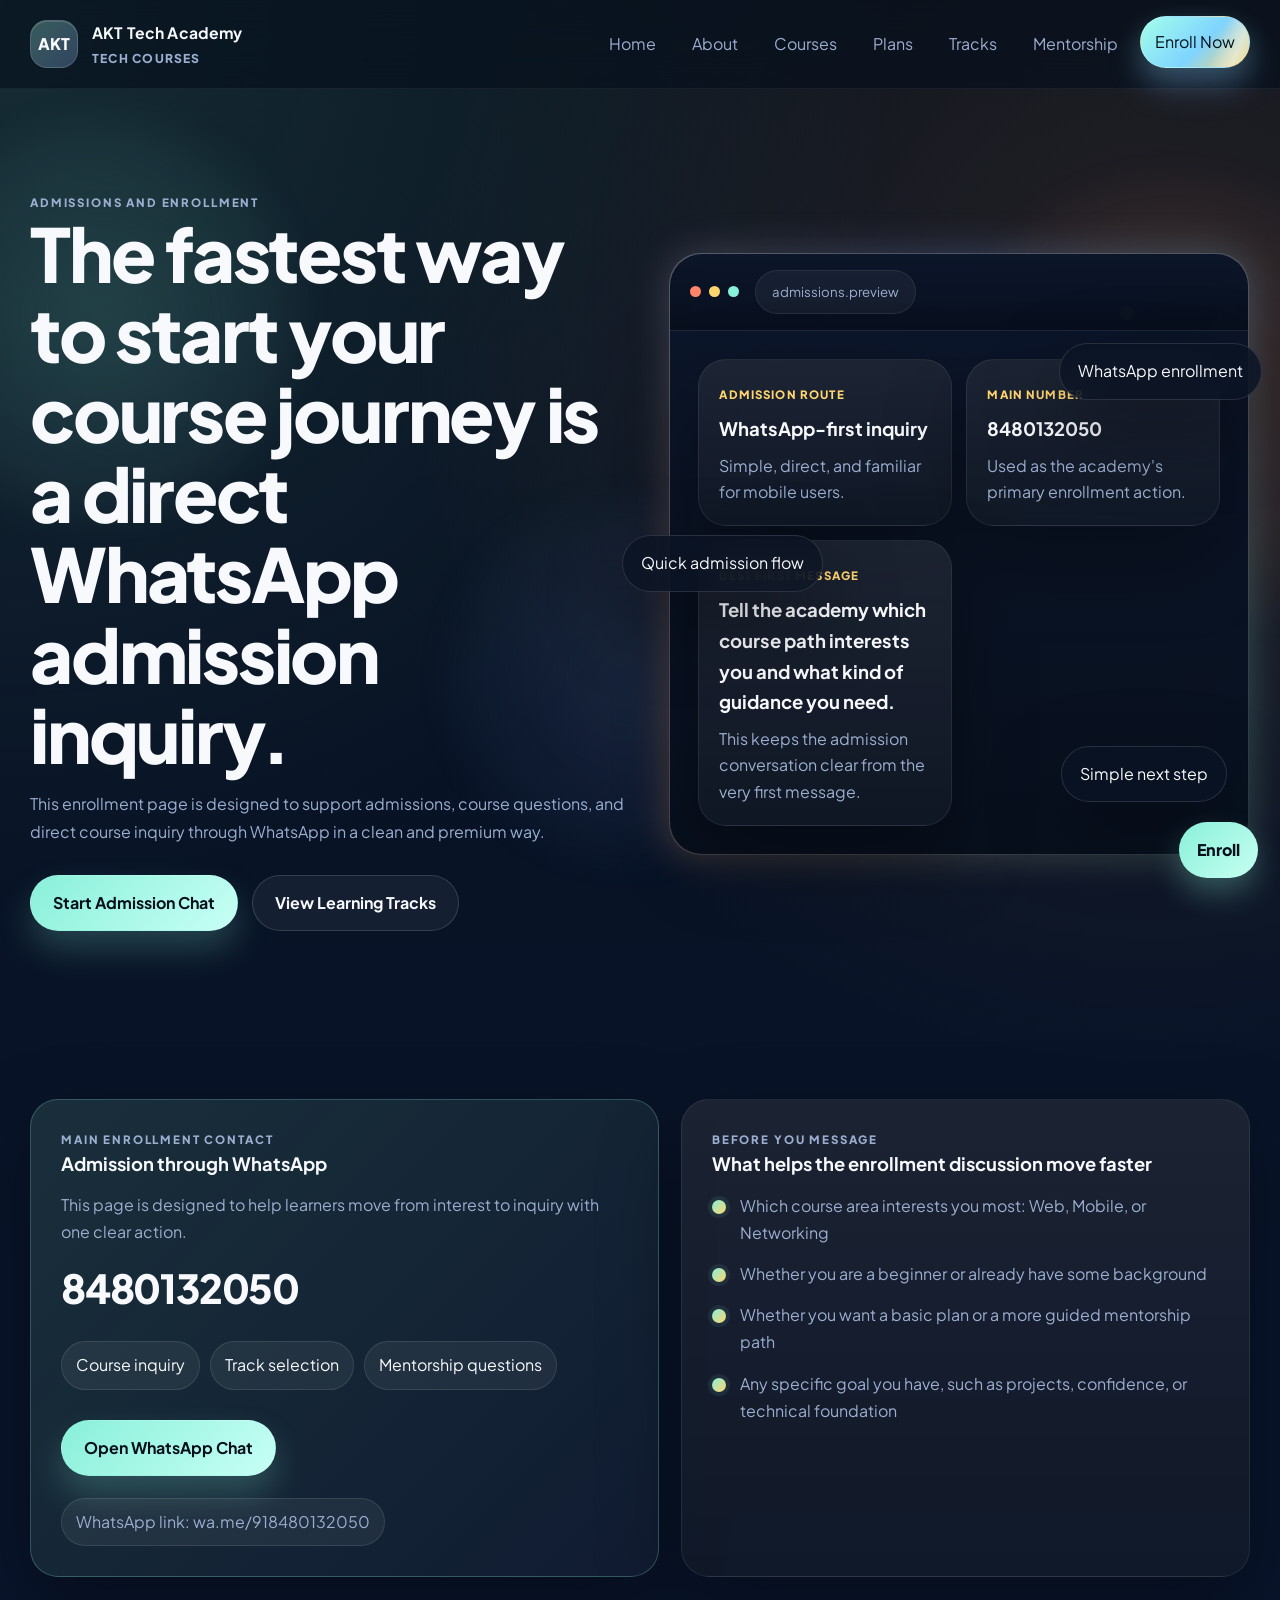
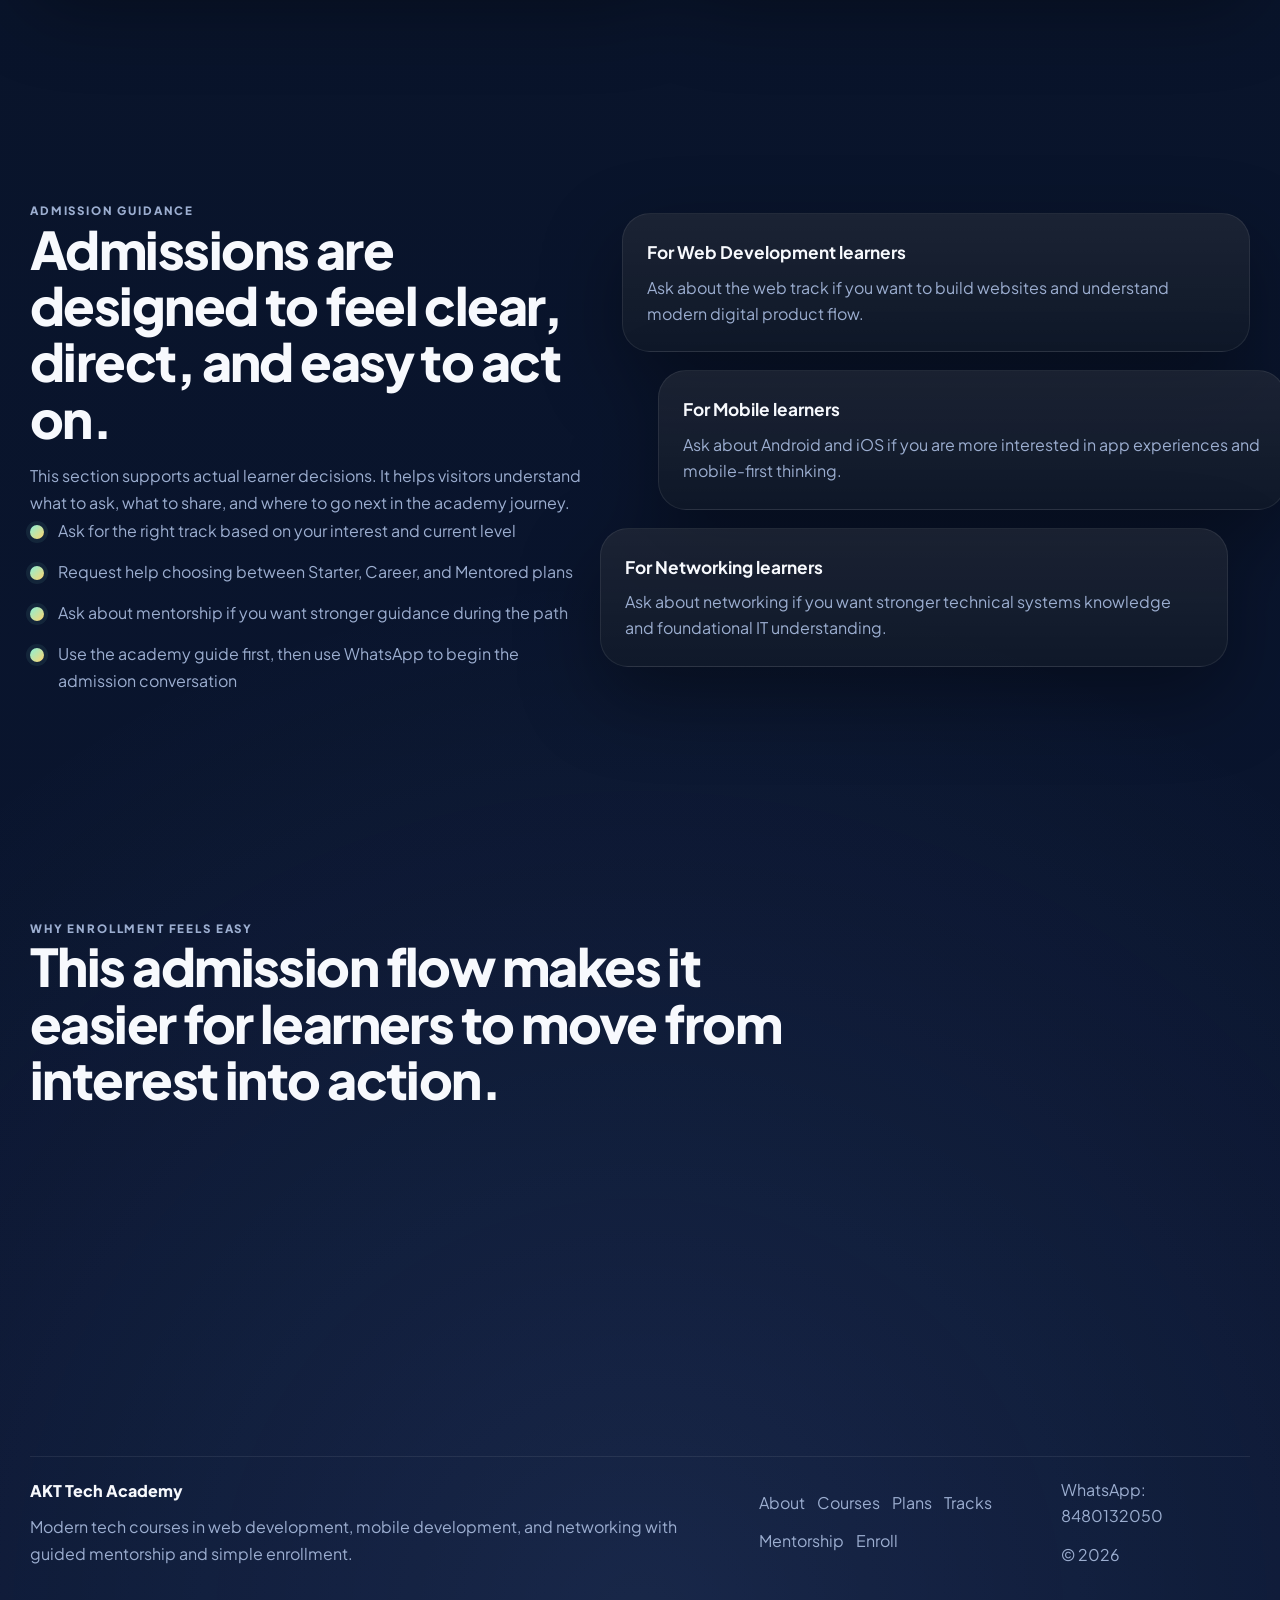
<file: Tech-Courses.contact.html>
<!DOCTYPE html>
<html lang="en">
<head>
  <meta charset="UTF-8">
  <meta name="viewport" content="width=device-width, initial-scale=1.0">
  <meta
    name="description"
    content="Enroll at AKT Tech Academy through WhatsApp for Web Development, Mobile Development, and Networking courses."
  >
  <title>Enroll | AKT Tech Academy</title>
  <link rel="preconnect" href="https://fonts.googleapis.com">
  <link rel="preconnect" href="https://fonts.gstatic.com" crossorigin>
  <link
    href="https://fonts.googleapis.com/css2?family=Plus+Jakarta+Sans:wght@400;500;600;700;800&display=swap"
    rel="stylesheet"
  >
  <link rel="stylesheet" href="Tech-Courses.styles.css">
</head>
<body data-page="contact">
  <div class="page-shell">
    <div class="ambient ambient-left"></div>
    <div class="ambient ambient-right"></div>
    <div class="ambient ambient-bottom"></div>
    <div class="progress-bar" aria-hidden="true"></div>

    <header class="site-header">
      <div class="container nav-wrap">
        <a class="brand" href="./Tech-Courses">
          <span class="brand-mark">AKT</span>
          <span class="brand-copy">
            <strong>AKT Tech Academy</strong>
            <span>Tech Courses</span>
          </span>
        </a>

        <button class="menu-toggle" type="button" aria-expanded="false" aria-controls="site-nav" aria-label="Open menu">
          <span></span>
          <span></span>
          <span></span>
        </button>

        <nav class="site-nav" id="site-nav">
          <a href="./Tech-Courses" data-nav="home">Home</a>
          <a href="./Tech-Courses.about" data-nav="about">About</a>
          <a href="./Tech-Courses.services" data-nav="services">Courses</a>
          <a href="./Tech-Courses.pricing" data-nav="pricing">Plans</a>
          <a href="./Tech-Courses.portfolio" data-nav="portfolio">Tracks</a>
          <a href="./Tech-Courses.support" data-nav="support">Mentorship</a>
          <a href="./Tech-Courses.contact" data-nav="contact" class="header-cta">Enroll Now</a>
        </nav>
      </div>
    </header>

    <main>
      <section class="page-hero">
        <div class="container page-hero-grid">
          <div class="page-copy reveal">
            <p class="eyebrow">Admissions and Enrollment</p>
            <h1>The fastest way to start your course journey is a direct WhatsApp admission inquiry.</h1>
            <p>
              This enrollment page is designed to support admissions, course questions, and direct course inquiry
              through WhatsApp in a clean and premium way.
            </p>
            <div class="button-row">
              <a
                class="btn btn-primary"
                href="https://wa.me/918480132050?text=Hello%20AKT%20Tech%20Academy,%20I%20want%20to%20know%20about%20your%20courses."
                target="_blank"
                rel="noreferrer"
              >
                Start Admission Chat
              </a>
              <a class="btn btn-secondary" href="./Tech-Courses.portfolio">View Learning Tracks</a>
            </div>
          </div>

          <div class="page-visual reveal" data-tilt>
            <div class="hero-orbit"></div>
            <div class="hero-orbit-dot"></div>
            <div class="hero-orbit-dot secondary"></div>

            <div class="hero-window">
              <div class="window-bar">
                <div class="window-dots">
                  <span></span>
                  <span></span>
                  <span></span>
                </div>
                <div class="window-label">admissions.preview</div>
              </div>
              <div class="window-body">
                <div class="window-grid">
                  <article class="mini-card spotlight-card">
                    <span>Admission Route</span>
                    <strong>WhatsApp-first inquiry</strong>
                    <p>Simple, direct, and familiar for mobile users.</p>
                  </article>
                  <article class="mini-card spotlight-card">
                    <span>Main Number</span>
                    <strong>8480132050</strong>
                    <p>Used as the academy's primary enrollment action.</p>
                  </article>
                  <article class="mini-card wide spotlight-card">
                    <span>Best First Message</span>
                    <strong>Tell the academy which course path interests you and what kind of guidance you need.</strong>
                    <p>This keeps the admission conversation clear from the very first message.</p>
                  </article>
                </div>
              </div>
            </div>

            <div class="floating-pill pill-top">WhatsApp enrollment</div>
            <div class="floating-pill pill-middle">Quick admission flow</div>
            <div class="floating-pill pill-bottom">Simple next step</div>
          </div>
        </div>
      </section>

      <section class="section">
        <div class="container contact-grid">
          <article class="contact-card whatsapp-card reveal">
            <p class="eyebrow">Main Enrollment Contact</p>
            <h3>Admission through WhatsApp</h3>
            <p>This page is designed to help learners move from interest to inquiry with one clear action.</p>
            <div class="whatsapp-number">8480132050</div>
            <div class="support-badges">
              <span>Course inquiry</span>
              <span>Track selection</span>
              <span>Mentorship questions</span>
            </div>
            <div class="button-row">
              <a
                class="btn btn-primary"
                href="https://wa.me/918480132050?text=Hello%20AKT%20Tech%20Academy,%20I%20want%20to%20know%20about%20your%20courses."
                target="_blank"
                rel="noreferrer"
              >
                Open WhatsApp Chat
              </a>
            </div>
            <div class="notice-bar">WhatsApp link: wa.me/918480132050</div>
          </article>

          <article class="contact-card reveal">
            <p class="eyebrow">Before You Message</p>
            <h3>What helps the enrollment discussion move faster</h3>
            <ul class="bullet-list">
              <li>Which course area interests you most: Web, Mobile, or Networking</li>
              <li>Whether you are a beginner or already have some background</li>
              <li>Whether you want a basic plan or a more guided mentorship path</li>
              <li>Any specific goal you have, such as projects, confidence, or technical foundation</li>
            </ul>
          </article>
        </div>
      </section>

      <section class="section">
        <div class="container content-grid">
          <div class="content-copy reveal">
            <p class="eyebrow">Admission Guidance</p>
            <h2>Admissions are designed to feel clear, direct, and easy to act on.</h2>
            <p>
              This section supports actual learner decisions. It helps visitors understand what to ask, what to share,
              and where to go next in the academy journey.
            </p>
            <ul class="check-list">
              <li>Ask for the right track based on your interest and current level</li>
              <li>Request help choosing between Starter, Career, and Mentored plans</li>
              <li>Ask about mentorship if you want stronger guidance during the path</li>
              <li>Use the academy guide first, then use WhatsApp to begin the admission conversation</li>
            </ul>
          </div>

          <div class="content-visual reveal">
            <article class="stack-card">
              <strong>For Web Development learners</strong>
              <p>Ask about the web track if you want to build websites and understand modern digital product flow.</p>
            </article>
            <article class="stack-card accent">
              <strong>For Mobile learners</strong>
              <p>Ask about Android and iOS if you are more interested in app experiences and mobile-first thinking.</p>
            </article>
            <article class="stack-card alt">
              <strong>For Networking learners</strong>
              <p>Ask about networking if you want stronger technical systems knowledge and foundational IT understanding.</p>
            </article>
          </div>
        </div>
      </section>

      <section class="section">
        <div class="container">
          <div class="section-heading reveal">
            <p class="eyebrow">Why Enrollment Feels Easy</p>
            <h2>This admission flow makes it easier for learners to move from interest into action.</h2>
          </div>

          <div class="grid-3">
            <article class="info-card spotlight-card reveal">
              <h3>Clear next step</h3>
              <p>Learners know exactly how to move from browsing into a real academy conversation.</p>
            </article>
            <article class="info-card spotlight-card reveal">
              <h3>Mobile-friendly admission</h3>
              <p>WhatsApp enrollment works especially well for visitors discovering the academy on mobile devices.</p>
            </article>
            <article class="info-card spotlight-card reveal">
              <h3>Better conversion path</h3>
              <p>After courses, plans, tracks, and mentorship, this flow gives the visitor a direct action to take.</p>
            </article>
          </div>
        </div>
      </section>
    </main>

    <footer class="site-footer">
      <div class="container footer-shell">
        <div class="footer-copy">
          <strong>AKT Tech Academy</strong>
          <p>Modern tech courses in web development, mobile development, and networking with guided mentorship and simple enrollment.</p>
        </div>

        <div class="footer-links">
          <a href="./Tech-Courses.about">About</a>
          <a href="./Tech-Courses.services">Courses</a>
          <a href="./Tech-Courses.pricing">Plans</a>
          <a href="./Tech-Courses.portfolio">Tracks</a>
          <a href="./Tech-Courses.support">Mentorship</a>
          <a href="./Tech-Courses.contact">Enroll</a>
        </div>

        <div class="footer-meta">
          <a href="https://wa.me/918480132050?text=Hello%20AKT%20Tech%20Academy,%20I%20want%20to%20know%20about%20your%20courses." target="_blank" rel="noreferrer">WhatsApp: 8480132050</a>
          <span>&copy; <span class="js-year"></span></span>
        </div>
      </div>
    </footer>

    <a class="whatsapp-fab" href="https://wa.me/918480132050?text=Hello%20AKT%20Tech%20Academy,%20I%20want%20to%20know%20about%20your%20courses." target="_blank" rel="noreferrer">
      Enroll
    </a>
  </div>

  <script src="Tech-Courses.script.js"></script>
</body>
</html>
</file>
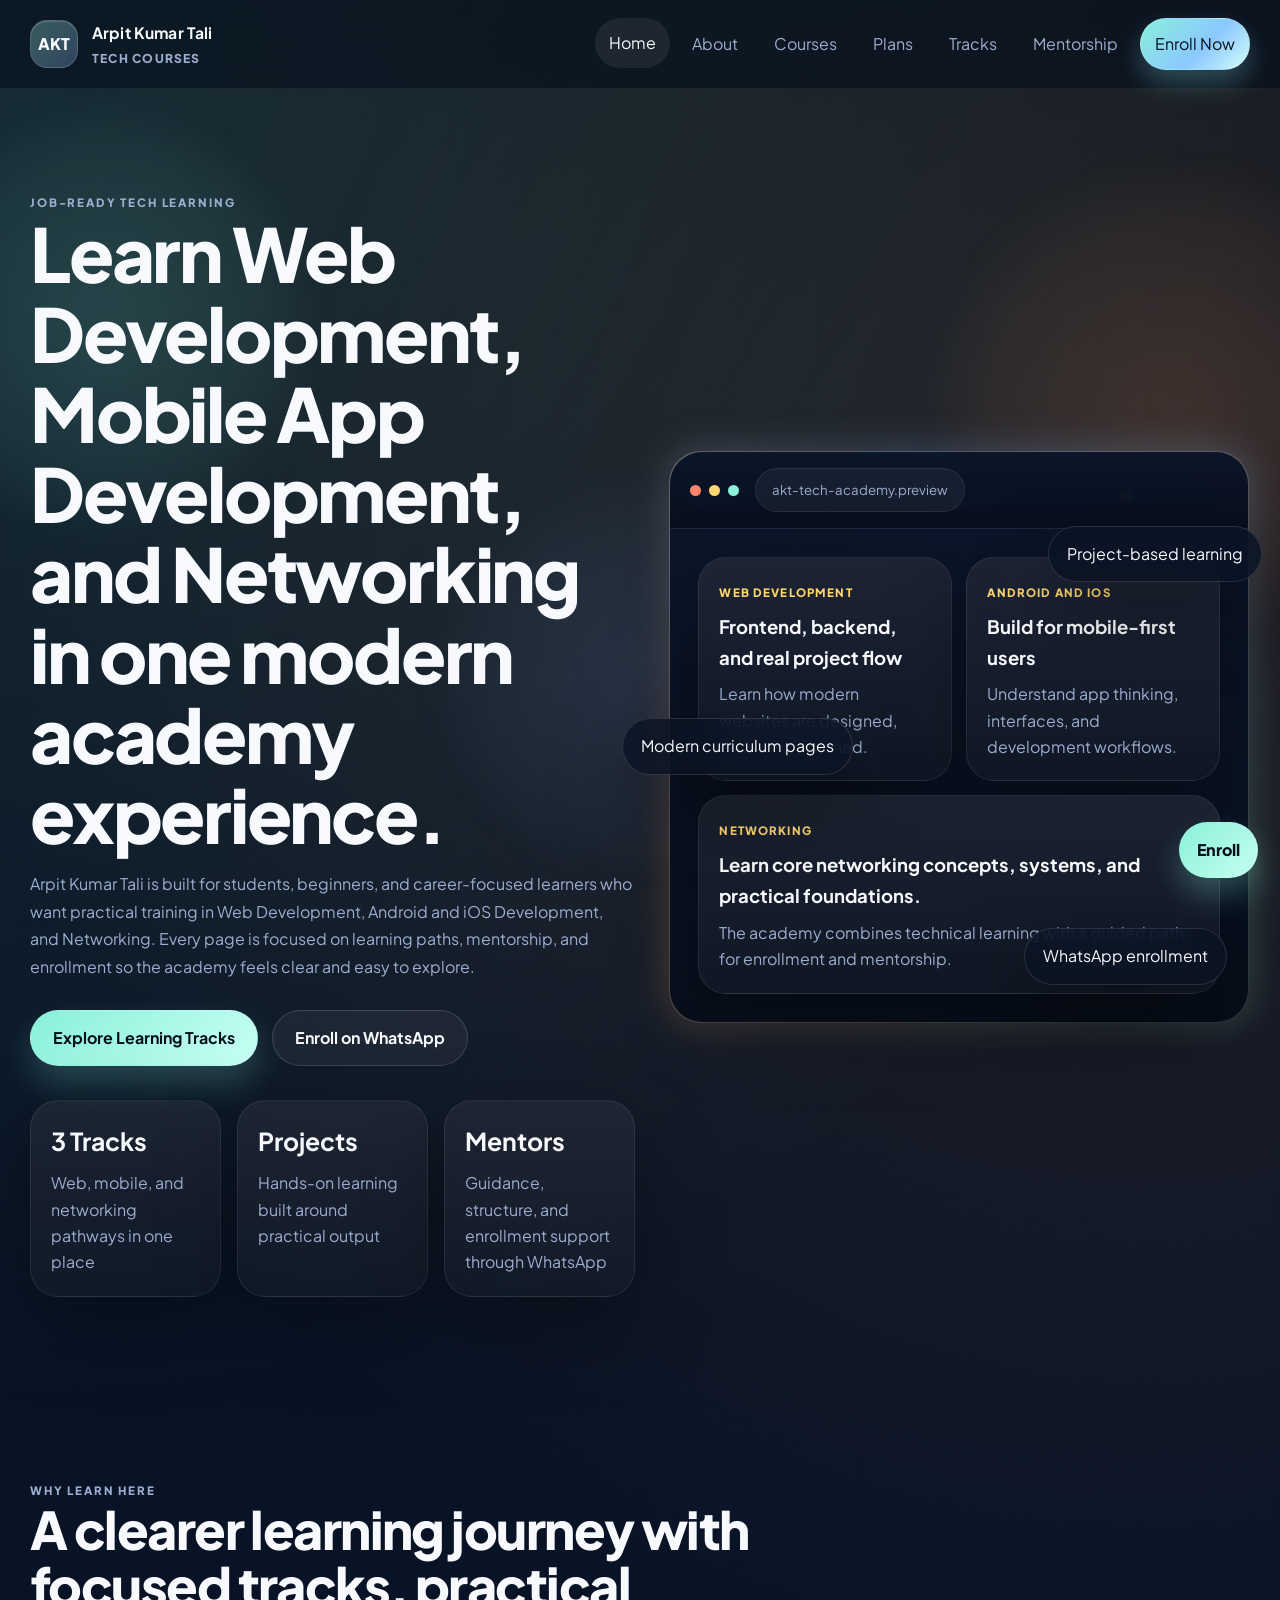
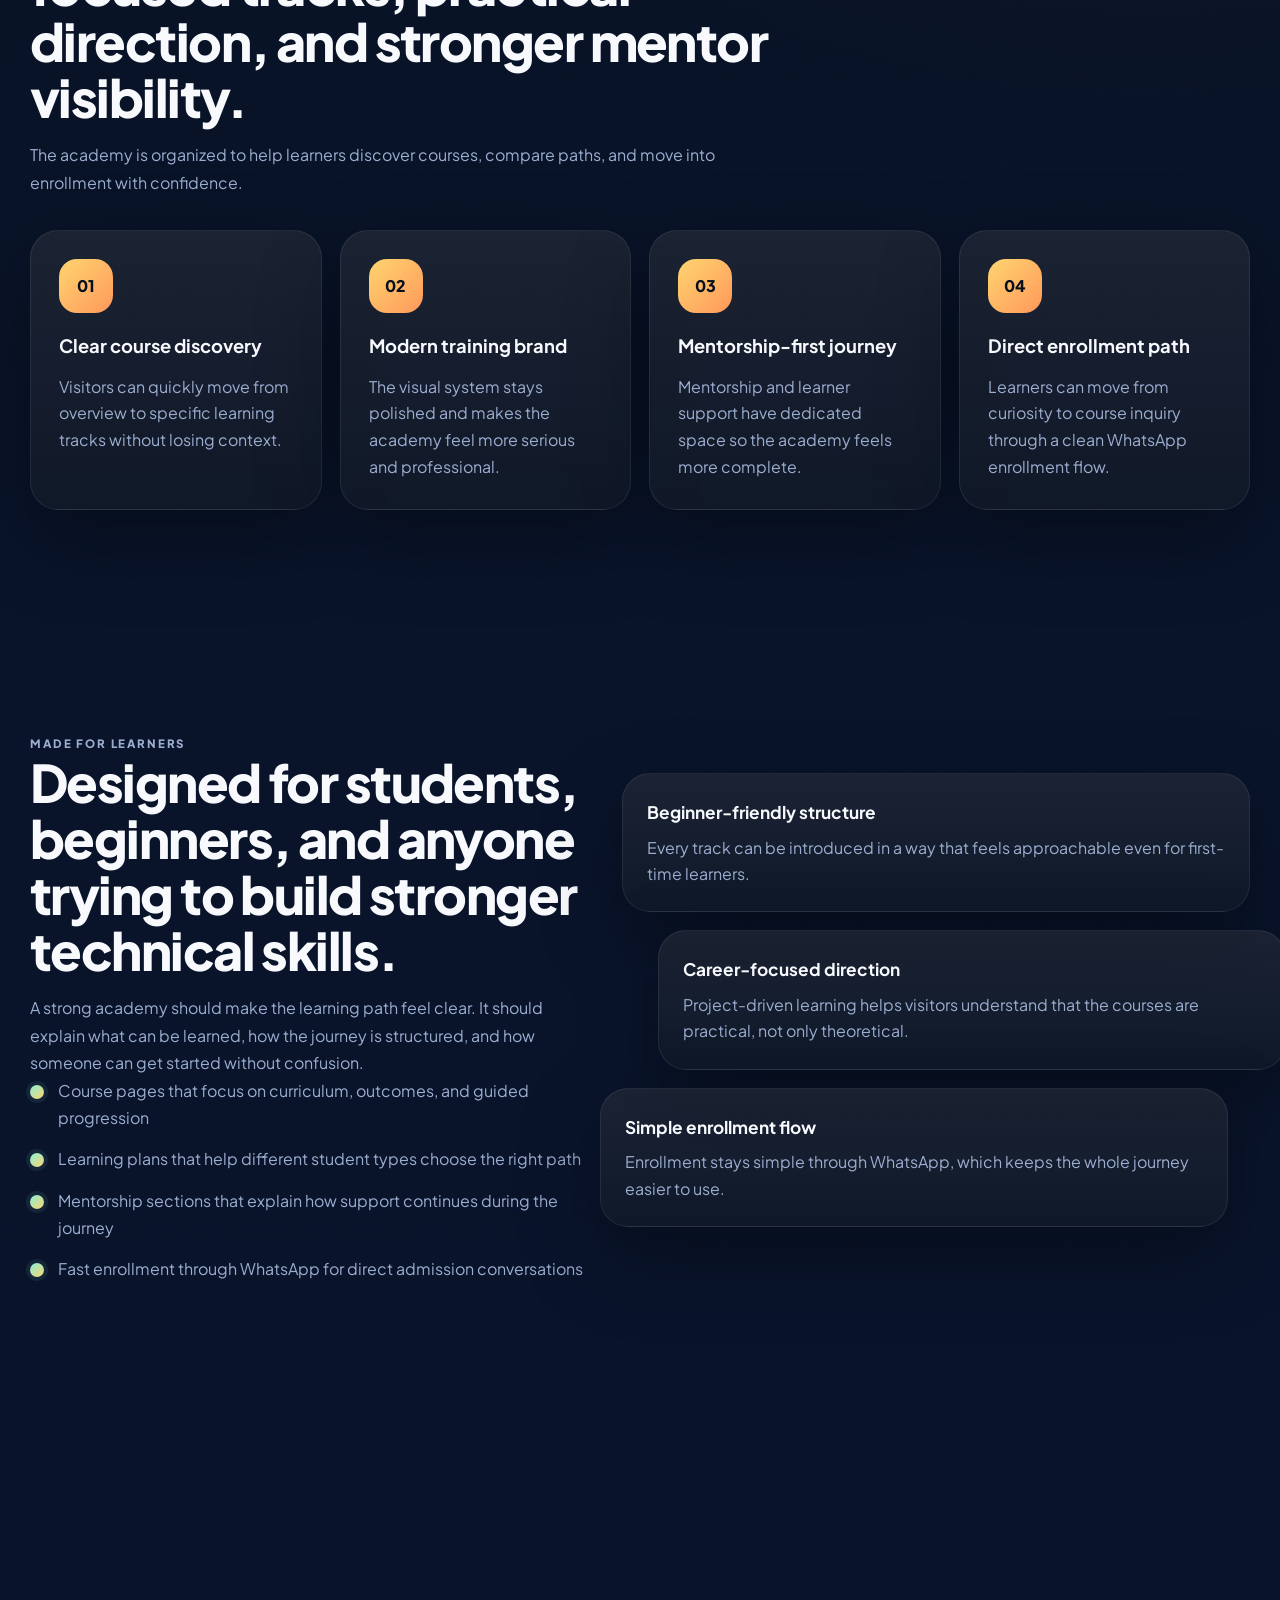
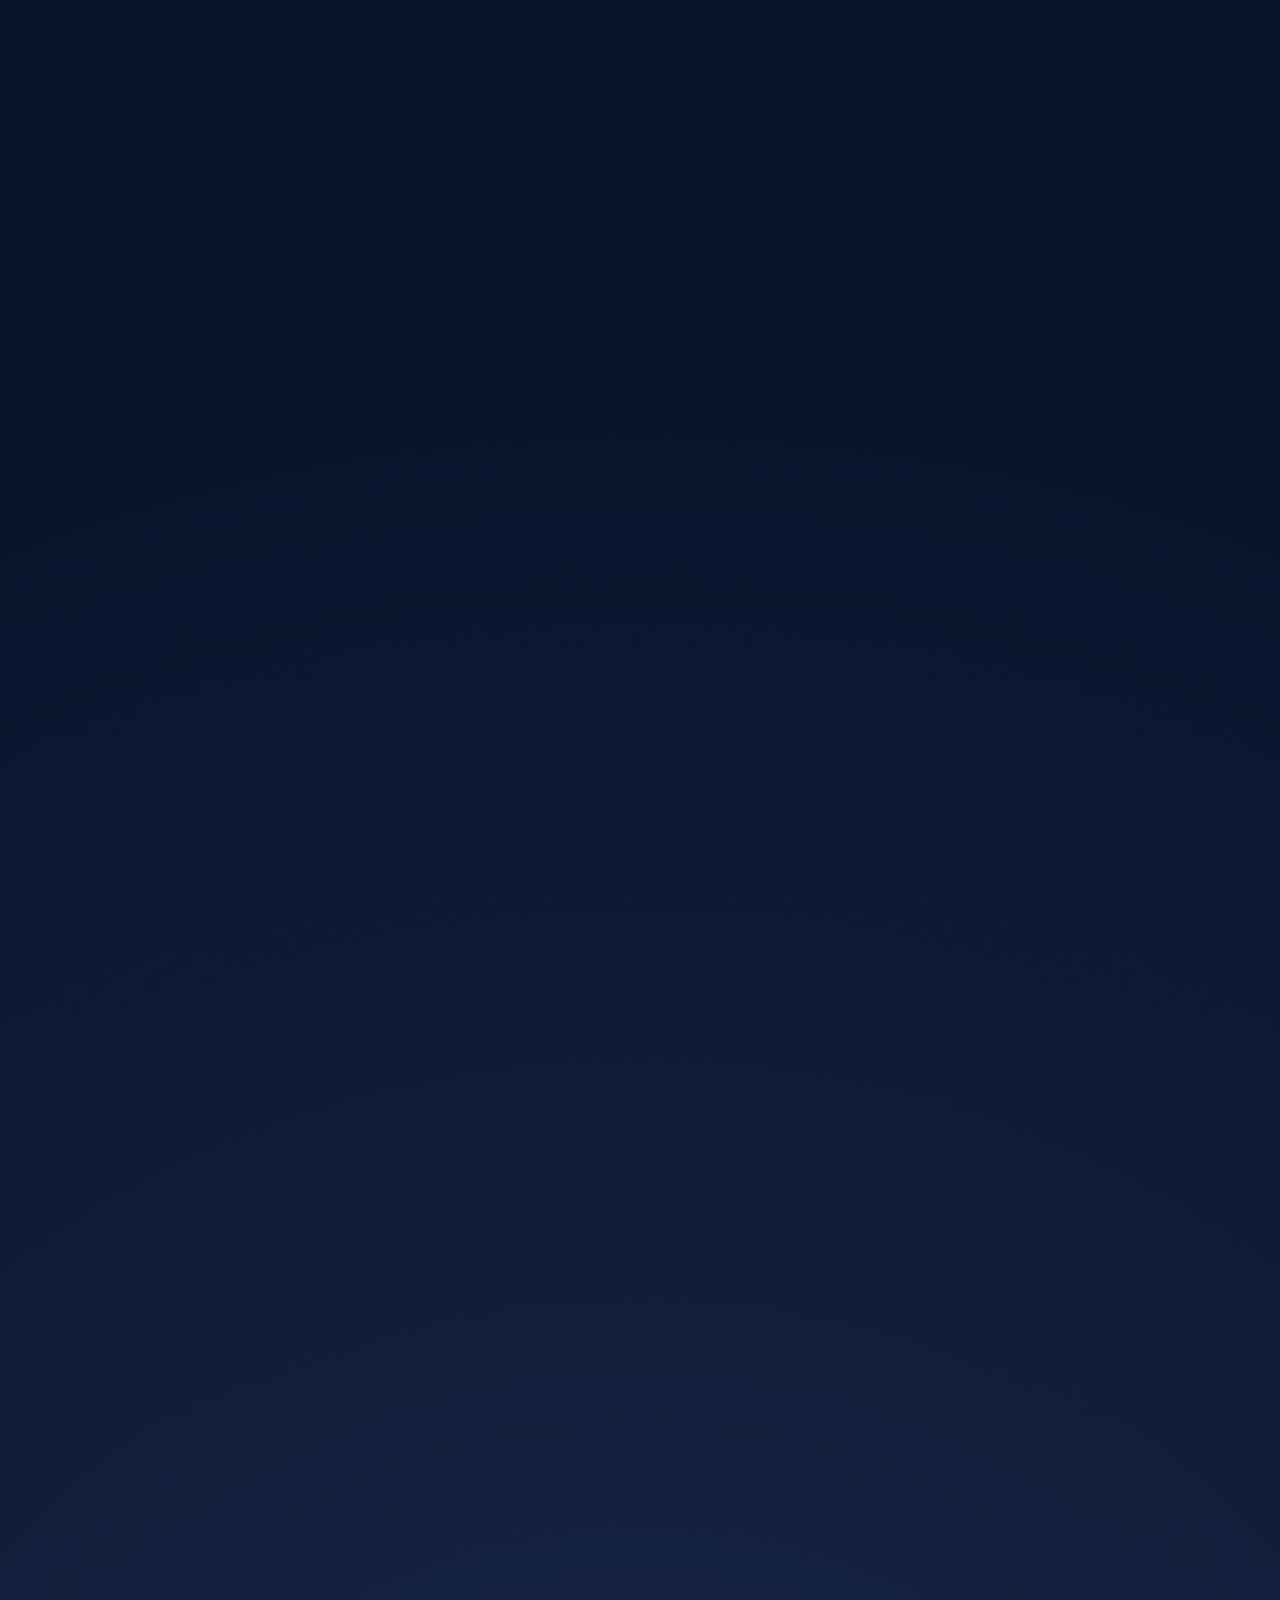
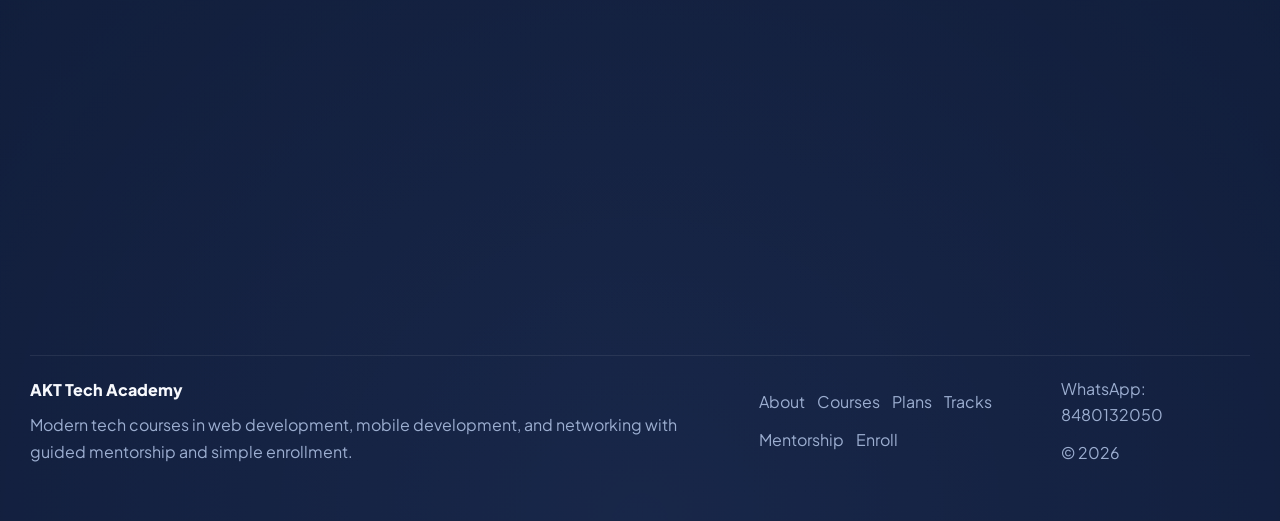
<file: Tech-Courses.html>
<!DOCTYPE html>
<html lang="en">
<head>
  <meta charset="UTF-8">
  <meta name="viewport" content="width=device-width, initial-scale=1.0">
  <meta
    name="description"
    content="Arpit Kumar Tali offers modern tech courses in web development, Android and iOS development, and networking."
  >
  <title>Arpit Kumar Tali | Modern Tech Courses</title>
  <link rel="preconnect" href="https://fonts.googleapis.com">
  <link rel="preconnect" href="https://fonts.gstatic.com" crossorigin>
  <link
    href="https://fonts.googleapis.com/css2?family=Plus+Jakarta+Sans:wght@400;500;600;700;800&display=swap"
    rel="stylesheet"
  >
  <link rel="stylesheet" href="Tech-Courses.styles.css">
</head>
<body data-page="home">
  <div class="page-shell">
    <div class="ambient ambient-left"></div>
    <div class="ambient ambient-right"></div>
    <div class="ambient ambient-bottom"></div>
    <div class="progress-bar" aria-hidden="true"></div>

    <header class="site-header">
      <div class="container nav-wrap">
        <a class="brand" href="./Tech-Courses">
          <span class="brand-mark">AKT</span>
          <span class="brand-copy">
            <strong>Arpit Kumar Tali</strong>
            <span>Tech Courses</span>
          </span>
        </a>

        <button class="menu-toggle" type="button" aria-expanded="false" aria-controls="site-nav" aria-label="Open menu">
          <span></span>
          <span></span>
          <span></span>
        </button>

        <nav class="site-nav" id="site-nav">
          <a href="./Tech-Courses" data-nav="home">Home</a>
          <a href="./Tech-Courses.about" data-nav="about">About</a>
          <a href="./Tech-Courses.services" data-nav="services">Courses</a>
          <a href="./Tech-Courses.pricing" data-nav="pricing">Plans</a>
          <a href="./Tech-Courses.portfolio" data-nav="portfolio">Tracks</a>
          <a href="./Tech-Courses.support" data-nav="support">Mentorship</a>
          <a href="./Tech-Courses.contact" data-nav="contact" class="header-cta">Enroll Now</a>
        </nav>
      </div>
    </header>

    <main>
      <section class="hero-home">
        <div class="container hero-grid">
          <div class="hero-copy reveal">
            <p class="eyebrow">Job-Ready Tech Learning</p>
            <h1>Learn Web Development, Mobile App Development, and Networking in one modern academy experience.</h1>
            <p>
              Arpit Kumar Tali is built for students, beginners, and career-focused learners who want practical training
              in Web Development, Android and iOS Development, and Networking. Every page is focused on learning paths,
              mentorship, and enrollment so the academy feels clear and easy to explore.
            </p>

            <div class="button-row">
              <a class="btn btn-primary" href="./Tech-Courses.portfolio">Explore Learning Tracks</a>
              <a class="btn btn-secondary" href="./Tech-Courses.contact">Enroll on WhatsApp</a>
            </div>

            <div class="hero-highlights">
              <article class="spotlight-card">
                <strong>3 Tracks</strong>
                <span>Web, mobile, and networking pathways in one place</span>
              </article>
              <article class="spotlight-card">
                <strong>Projects</strong>
                <span>Hands-on learning built around practical output</span>
              </article>
              <article class="spotlight-card">
                <strong>Mentors</strong>
                <span>Guidance, structure, and enrollment support through WhatsApp</span>
              </article>
            </div>
          </div>

          <div class="hero-visual reveal" data-tilt>
            <div class="hero-orbit"></div>
            <div class="hero-orbit-dot"></div>
            <div class="hero-orbit-dot secondary"></div>

            <div class="hero-window">
              <div class="window-bar">
                <div class="window-dots">
                  <span></span>
                  <span></span>
                  <span></span>
                </div>
                <div class="window-label">akt-tech-academy.preview</div>
              </div>

              <div class="window-body">
                <div class="window-grid">
                  <article class="metric-card spotlight-card">
                    <span>Web Development</span>
                    <strong>Frontend, backend, and real project flow</strong>
                    <p>Learn how modern websites are designed, built, and launched.</p>
                  </article>
                  <article class="metric-card spotlight-card">
                    <span>Android and iOS</span>
                    <strong>Build for mobile-first users</strong>
                    <p>Understand app thinking, interfaces, and development workflows.</p>
                  </article>
                  <article class="metric-card wide spotlight-card">
                    <span>Networking</span>
                    <strong>Learn core networking concepts, systems, and practical foundations.</strong>
                    <p>The academy combines technical learning with a guided path for enrollment and mentorship.</p>
                  </article>
                </div>
              </div>
            </div>

            <div class="floating-pill pill-top">Project-based learning</div>
            <div class="floating-pill pill-middle">Modern curriculum pages</div>
            <div class="floating-pill pill-bottom">WhatsApp enrollment</div>
          </div>
        </div>
      </section>

      <section class="section">
        <div class="container">
          <div class="section-heading reveal">
            <p class="eyebrow">Why Learn Here</p>
            <h2>A clearer learning journey with focused tracks, practical direction, and stronger mentor visibility.</h2>
            <p>
              The academy is organized to help learners discover courses, compare paths, and move into enrollment with confidence.
            </p>
          </div>

          <div class="grid-4">
            <article class="panel-card spotlight-card reveal">
              <div class="icon-chip">01</div>
              <h3>Clear course discovery</h3>
              <p>Visitors can quickly move from overview to specific learning tracks without losing context.</p>
            </article>
            <article class="panel-card spotlight-card reveal">
              <div class="icon-chip">02</div>
              <h3>Modern training brand</h3>
              <p>The visual system stays polished and makes the academy feel more serious and professional.</p>
            </article>
            <article class="panel-card spotlight-card reveal">
              <div class="icon-chip">03</div>
              <h3>Mentorship-first journey</h3>
              <p>Mentorship and learner support have dedicated space so the academy feels more complete.</p>
            </article>
            <article class="panel-card spotlight-card reveal">
              <div class="icon-chip">04</div>
              <h3>Direct enrollment path</h3>
              <p>Learners can move from curiosity to course inquiry through a clean WhatsApp enrollment flow.</p>
            </article>
          </div>
        </div>
      </section>

      <section class="section">
        <div class="container content-grid">
          <div class="content-copy reveal">
            <p class="eyebrow">Made For Learners</p>
            <h2>Designed for students, beginners, and anyone trying to build stronger technical skills.</h2>
            <p>
              A strong academy should make the learning path feel clear. It should explain what can be learned,
              how the journey is structured, and how someone can get started without confusion.
            </p>
            <ul class="check-list">
              <li>Course pages that focus on curriculum, outcomes, and guided progression</li>
              <li>Learning plans that help different student types choose the right path</li>
              <li>Mentorship sections that explain how support continues during the journey</li>
              <li>Fast enrollment through WhatsApp for direct admission conversations</li>
            </ul>
          </div>

          <div class="content-visual reveal">
            <article class="stack-card">
              <strong>Beginner-friendly structure</strong>
              <p>Every track can be introduced in a way that feels approachable even for first-time learners.</p>
            </article>
            <article class="stack-card accent">
              <strong>Career-focused direction</strong>
              <p>Project-driven learning helps visitors understand that the courses are practical, not only theoretical.</p>
            </article>
            <article class="stack-card alt">
              <strong>Simple enrollment flow</strong>
              <p>Enrollment stays simple through WhatsApp, which keeps the whole journey easier to use.</p>
            </article>
          </div>
        </div>
      </section>

      <section class="section">
        <div class="container">
          <div class="section-heading reveal">
            <p class="eyebrow">Explore The Academy</p>
            <h2>Explore the academy through a clearer and more complete learning journey.</h2>
          </div>

          <div class="grid-3">
            <article class="info-card spotlight-card reveal">
              <h3>About</h3>
              <p>Understand the academy vision, who it is for, and how learning is approached here.</p>
              <div class="case-links">
                <a class="text-link" href="./Tech-Courses.about">Learn more</a>
              </div>
            </article>
            <article class="info-card spotlight-card reveal">
              <h3>Courses</h3>
              <p>See the main course areas including web development, mobile development, and networking.</p>
              <div class="case-links">
                <a class="text-link" href="./Tech-Courses.services">See courses</a>
              </div>
            </article>
            <article class="info-card spotlight-card reveal">
              <h3>Plans</h3>
              <p>Different learning plans help learners choose the right format for their stage and goals.</p>
              <div class="case-links">
                <a class="text-link" href="./Tech-Courses.pricing">Compare plans</a>
              </div>
            </article>
            <article class="info-card spotlight-card reveal">
              <h3>Tracks</h3>
              <p>Detailed learning-track pages present the academy's strongest course paths in a clearer way.</p>
              <div class="case-links">
                <a class="text-link" href="./Tech-Courses.portfolio">See tracks</a>
              </div>
            </article>
            <article class="info-card spotlight-card reveal">
              <h3>Mentorship</h3>
              <p>Mentorship explains learner support, feedback, and guidance beyond basic course delivery.</p>
              <div class="case-links">
                <a class="text-link" href="./Tech-Courses.support">See mentorship</a>
              </div>
            </article>
            <article class="info-card spotlight-card reveal">
              <h3>Enroll</h3>
              <p>Enrollment is designed around quick WhatsApp-based admission and easy decision-making.</p>
              <div class="case-links">
                <a class="text-link" href="./Tech-Courses.contact">Start enrollment</a>
              </div>
            </article>
          </div>
        </div>
      </section>

      <section class="section">
        <div class="container">
          <div class="section-heading reveal">
            <p class="eyebrow">Featured Learning Areas</p>
            <h2>Three in-demand tech directions presented in one clean academy experience.</h2>
          </div>

          <div class="grid-3">
            <article class="info-card spotlight-card reveal">
              <h3>Web Development</h3>
              <p>Learn modern website structure, frontend experiences, backend thinking, and deployment workflows.</p>
            </article>
            <article class="info-card spotlight-card reveal">
              <h3>Android and iOS Development</h3>
              <p>Understand mobile-first product building, app interfaces, user flow, and practical development thinking.</p>
            </article>
            <article class="info-card spotlight-card reveal">
              <h3>Networking</h3>
              <p>Build a strong foundation in networking systems, architecture, and technical concepts that support IT learning.</p>
            </article>
          </div>
        </div>
      </section>

      <section class="section">
        <div class="container">
          <div class="cta-card reveal">
            <div>
              <p class="eyebrow">Ready To Learn</p>
              <h2>Explore the tracks, choose a plan, and start your admission conversation on WhatsApp.</h2>
              <p>
                The full site works like a modern academy platform with a clear learning journey and strong enrollment flow.
              </p>
            </div>
            <div class="button-row">
              <a class="btn btn-primary" href="./Tech-Courses.contact">Enroll Now</a>
              <a class="btn btn-secondary" href="./Tech-Courses.services">Browse Courses</a>
            </div>
          </div>
        </div>
      </section>
    </main>

    <footer class="site-footer">
      <div class="container footer-shell">
        <div class="footer-copy">
          <strong>AKT Tech Academy</strong>
          <p>Modern tech courses in web development, mobile development, and networking with guided mentorship and simple enrollment.</p>
        </div>

        <div class="footer-links">
          <a href="./Tech-Courses.about">About</a>
          <a href="./Tech-Courses.services">Courses</a>
          <a href="./Tech-Courses.pricing">Plans</a>
          <a href="./Tech-Courses.portfolio">Tracks</a>
          <a href="./Tech-Courses.support">Mentorship</a>
          <a href="./Tech-Courses.contact">Enroll</a>
        </div>

        <div class="footer-meta">
          <a href="https://wa.me/918480132050?text=Hello%20AKT%20Tech%20Academy,%20I%20want%20to%20know%20about%20your%20courses." target="_blank" rel="noreferrer">WhatsApp: 8480132050</a>
          <span>&copy; <span class="js-year"></span></span>
        </div>
      </div>
    </footer>

    <a class="whatsapp-fab" href="https://wa.me/918480132050?text=Hello%20AKT%20Tech%20Academy,%20I%20want%20to%20know%20about%20your%20courses." target="_blank" rel="noreferrer">
      Enroll
    </a>
  </div>

  <script src="./Tech-Courses.script.js"></script>
</body>
</html>
</file>
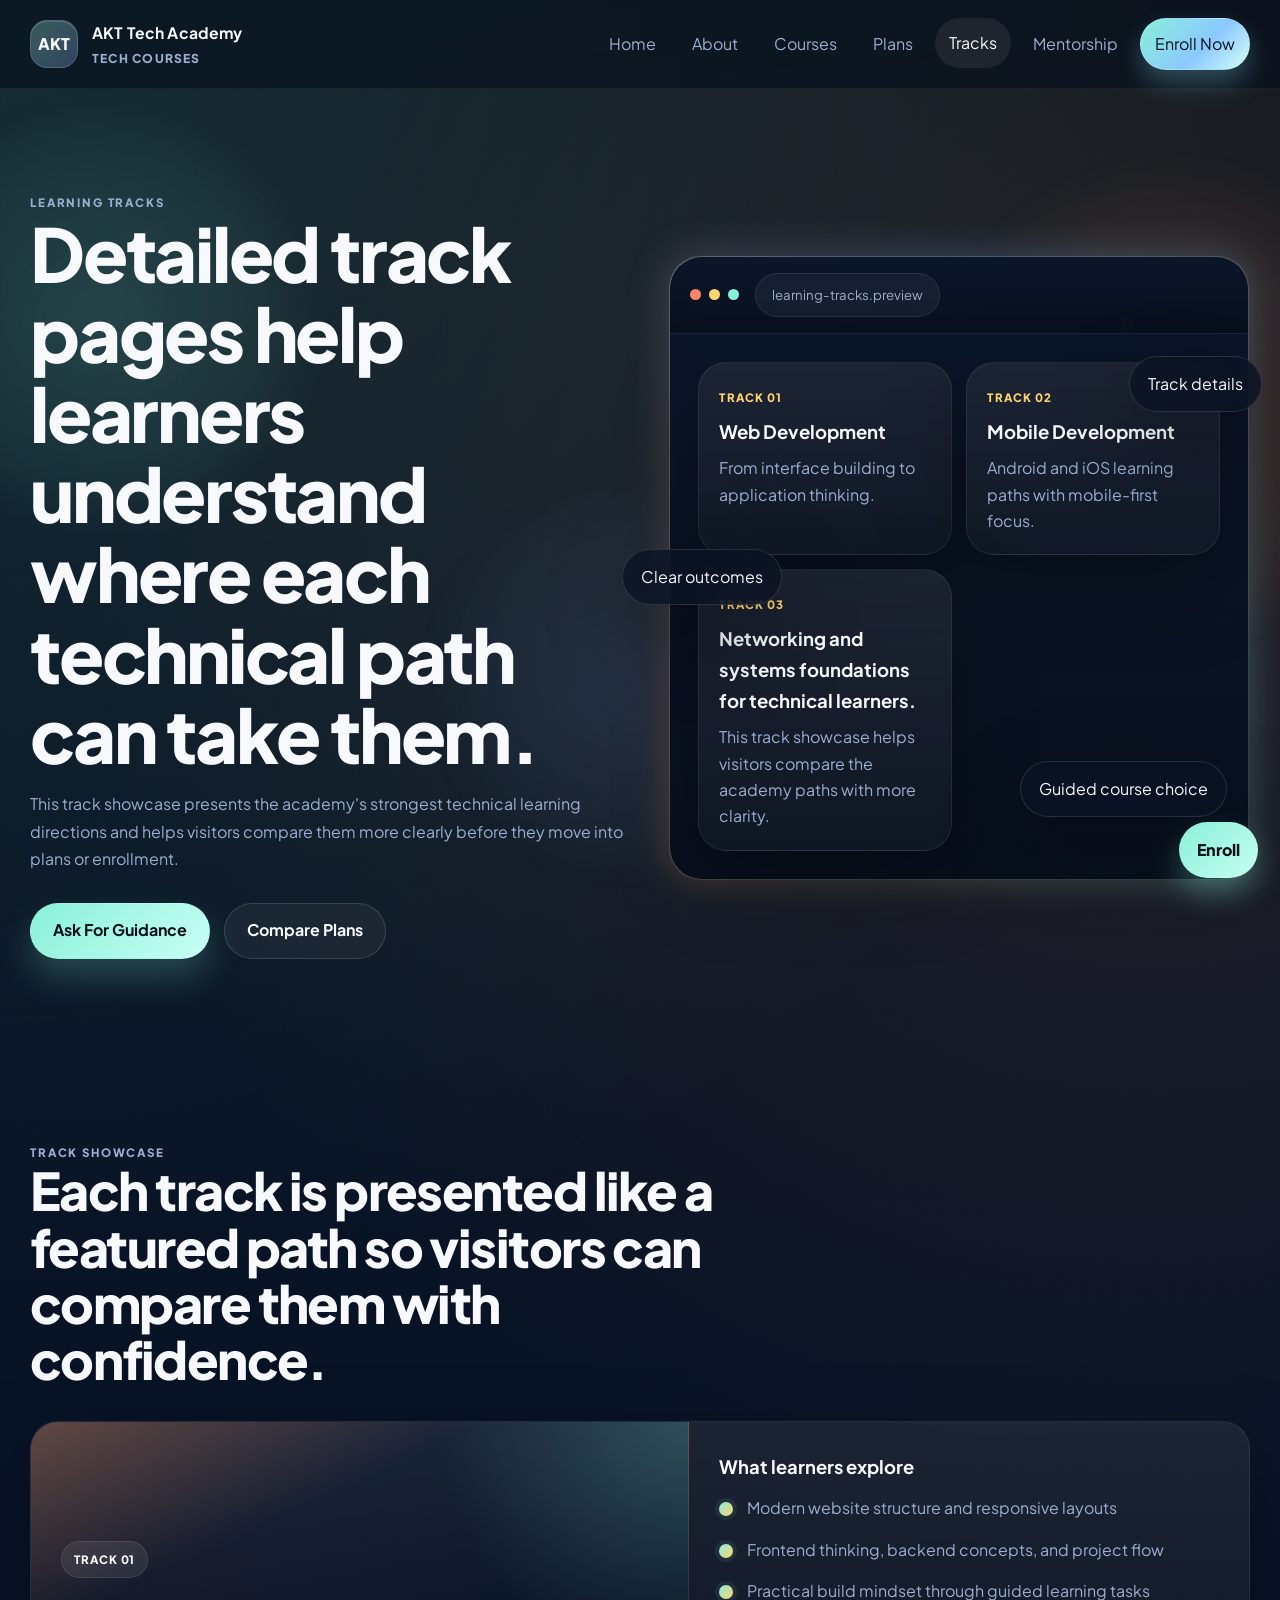
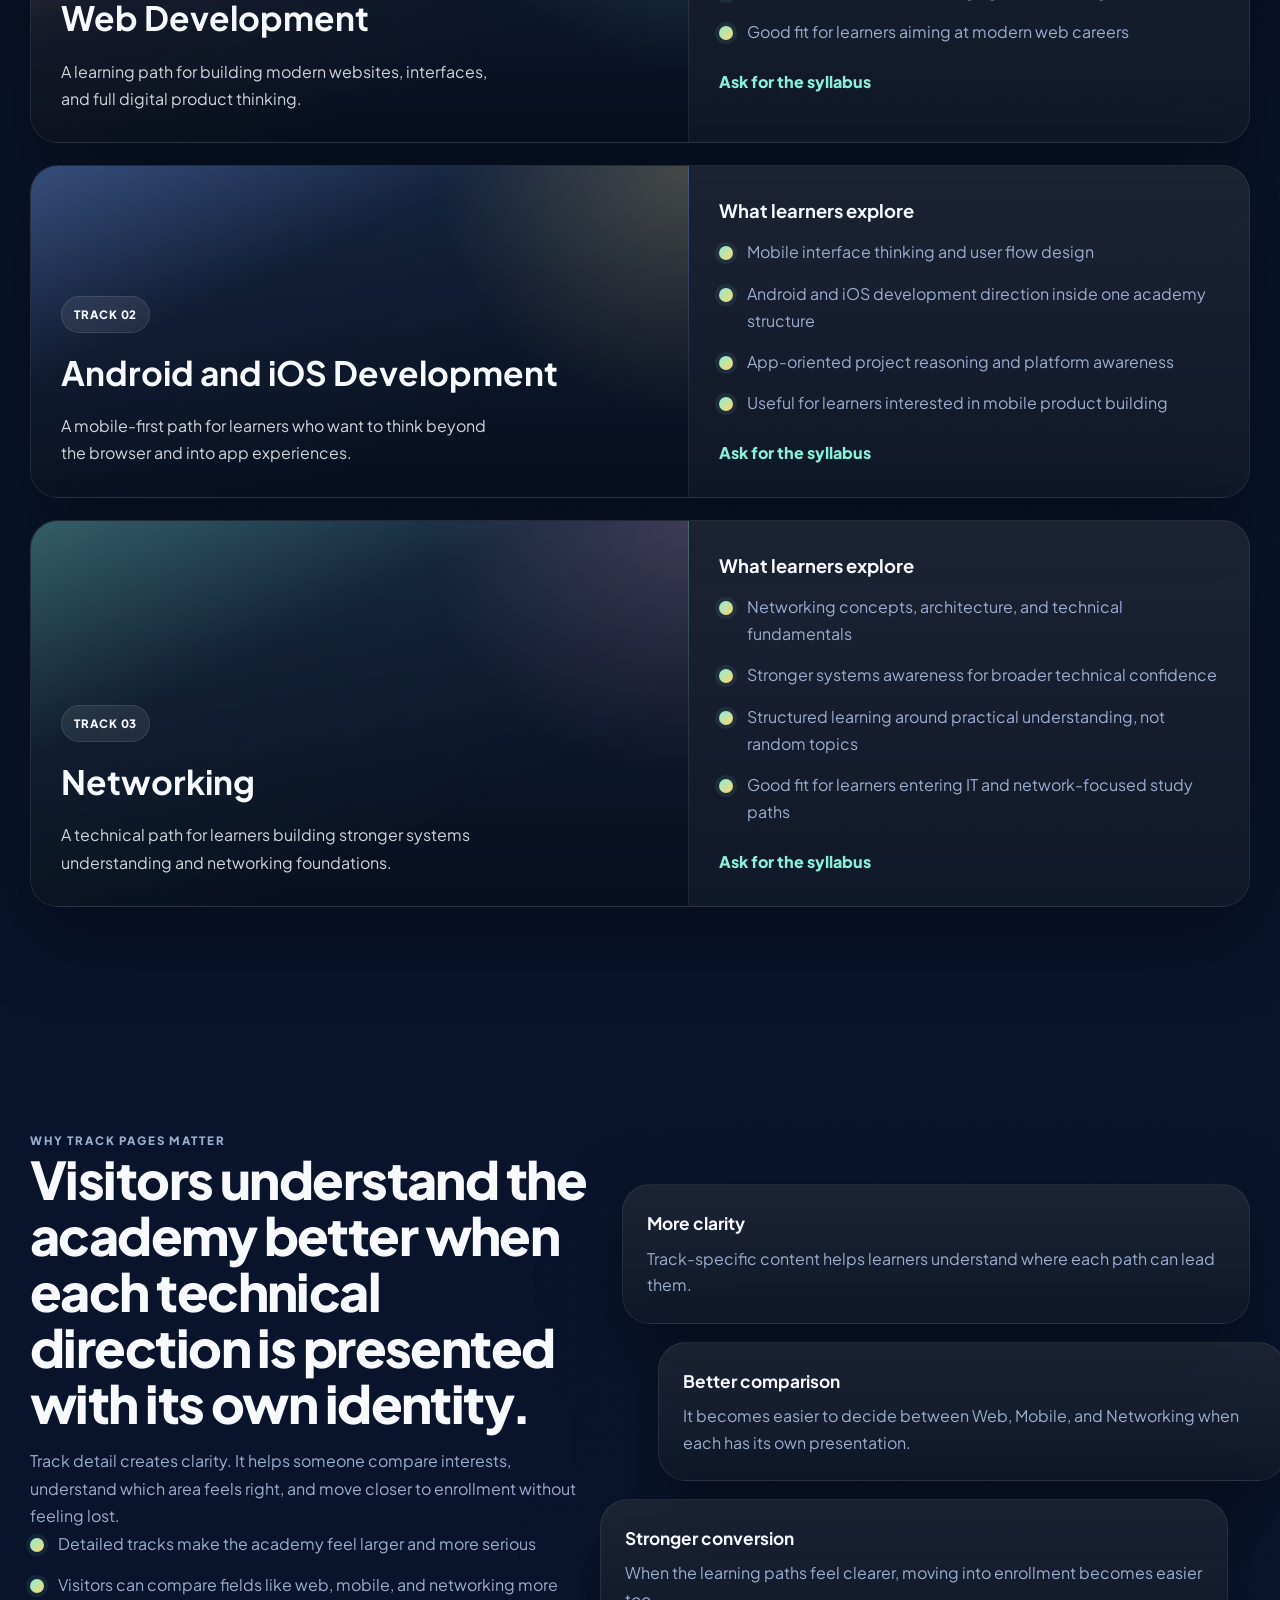
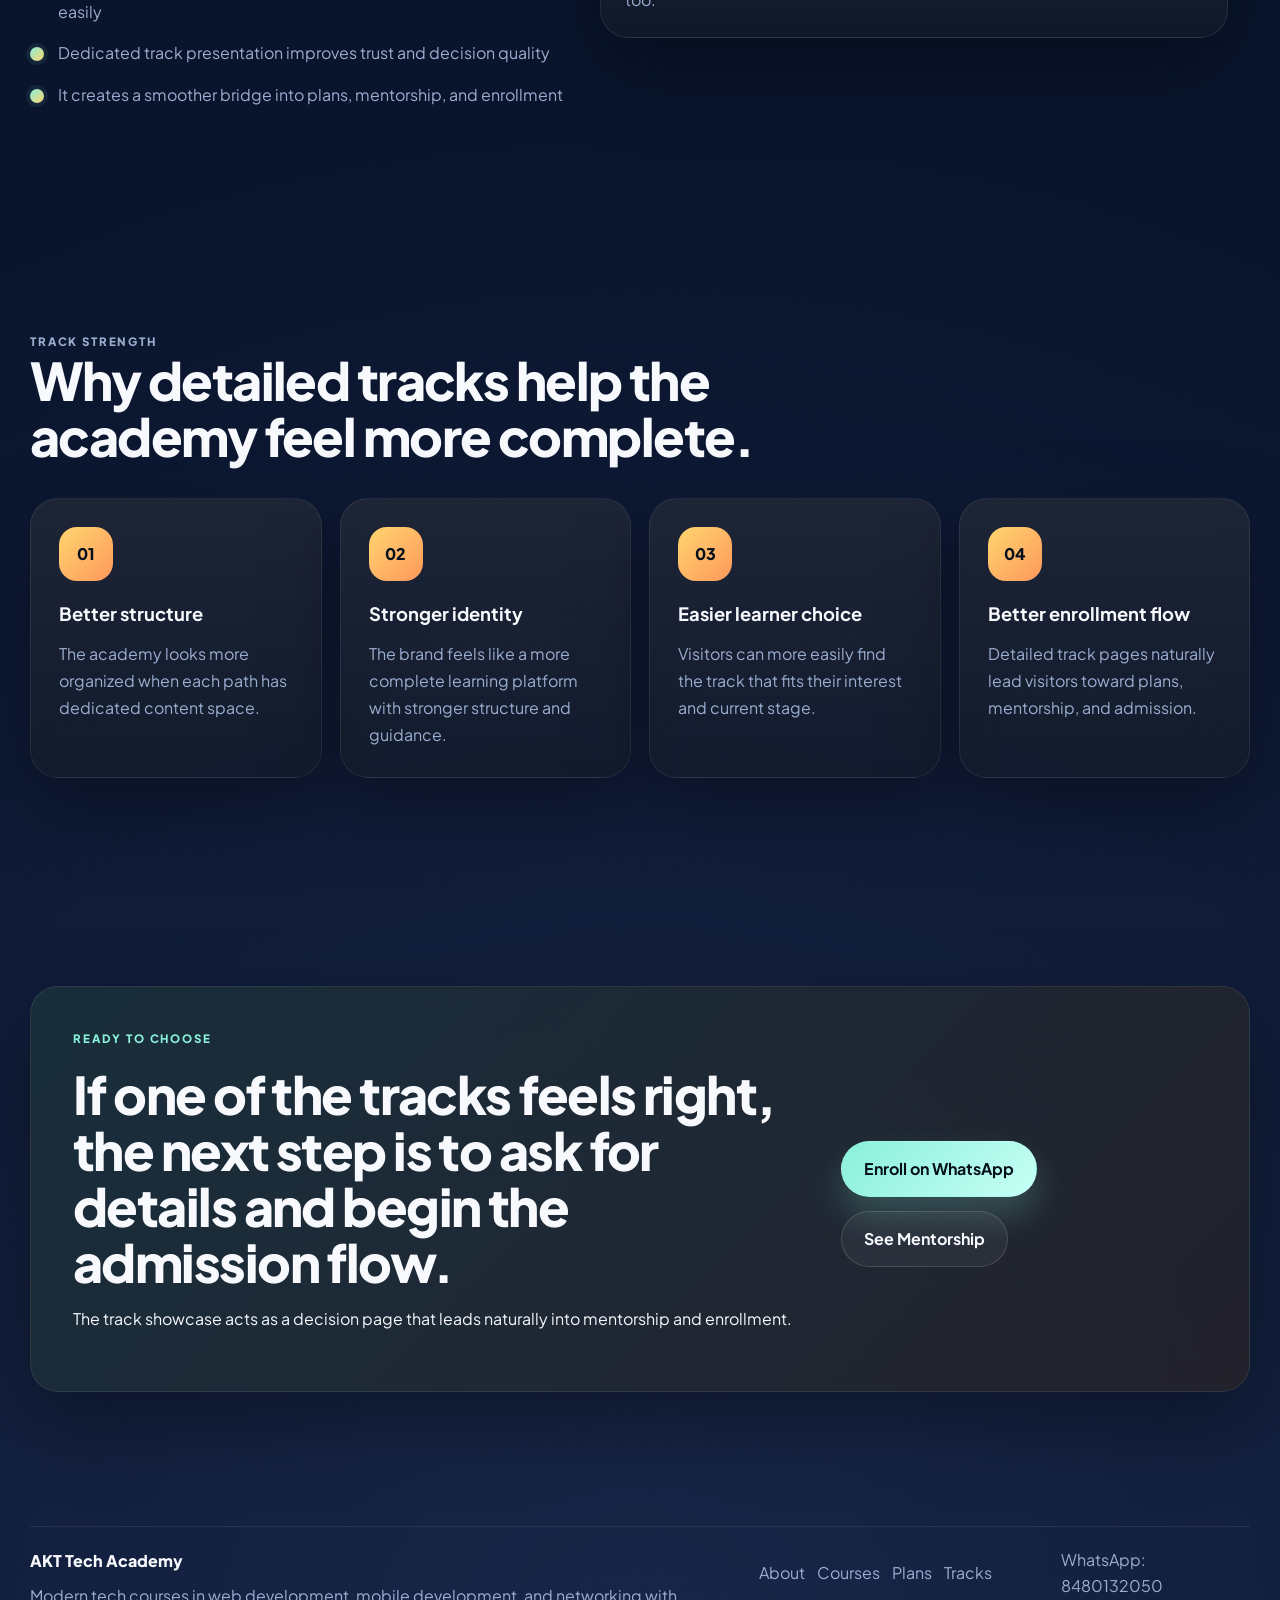
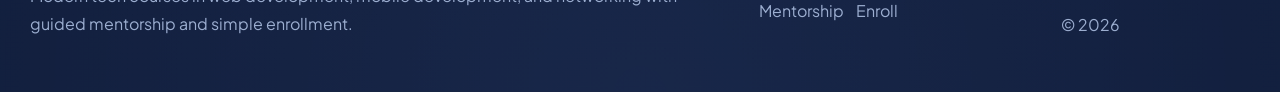
<file: Tech-Courses.portfolio.html>
<!DOCTYPE html>
<html lang="en">
<head>
  <meta charset="UTF-8">
  <meta name="viewport" content="width=device-width, initial-scale=1.0">
  <meta
    name="description"
    content="Explore the Web Development, Mobile Development, and Networking tracks at AKT Tech Academy."
  >
  <title>Tracks | AKT Tech Academy</title>
  <link rel="preconnect" href="https://fonts.googleapis.com">
  <link rel="preconnect" href="https://fonts.gstatic.com" crossorigin>
  <link
    href="https://fonts.googleapis.com/css2?family=Plus+Jakarta+Sans:wght@400;500;600;700;800&display=swap"
    rel="stylesheet"
  >
  <link rel="stylesheet" href="./Tech-Courses.styles.css">
</head>
<body data-page="portfolio">
  <div class="page-shell">
    <div class="ambient ambient-left"></div>
    <div class="ambient ambient-right"></div>
    <div class="ambient ambient-bottom"></div>
    <div class="progress-bar" aria-hidden="true"></div>

    <header class="site-header">
      <div class="container nav-wrap">
        <a class="brand" href="./Tech-Courses">
          <span class="brand-mark">AKT</span>
          <span class="brand-copy">
            <strong>AKT Tech Academy</strong>
            <span>Tech Courses</span>
          </span>
        </a>

        <button class="menu-toggle" type="button" aria-expanded="false" aria-controls="site-nav" aria-label="Open menu">
          <span></span>
          <span></span>
          <span></span>
        </button>

        <nav class="site-nav" id="site-nav">
          <a href="./Tech-Courses" data-nav="home">Home</a>
          <a href="./Tech-Courses.about" data-nav="about">About</a>
          <a href="./Tech-Courses.services" data-nav="services">Courses</a>
          <a href="./Tech-Courses.pricing" data-nav="pricing">Plans</a>
          <a href="./Tech-Courses.portfolio" data-nav="portfolio">Tracks</a>
          <a href="./Tech-Courses.support" data-nav="support">Mentorship</a>
          <a href="./Tech-Courses.contact" data-nav="contact" class="header-cta">Enroll Now</a>
        </nav>
      </div>
    </header>

    <main>
      <section class="page-hero">
        <div class="container page-hero-grid">
          <div class="page-copy reveal">
            <p class="eyebrow">Learning Tracks</p>
            <h1>Detailed track pages help learners understand where each technical path can take them.</h1>
            <p>
              This track showcase presents the academy's strongest technical learning directions and helps visitors compare
              them more clearly before they move into plans or enrollment.
            </p>
            <div class="button-row">
              <a class="btn btn-primary" href="./Tech-Courses.contact">Ask For Guidance</a>
              <a class="btn btn-secondary" href="./Tech-Courses.pricing">Compare Plans</a>
            </div>
          </div>

          <div class="page-visual reveal" data-tilt>
            <div class="hero-orbit"></div>
            <div class="hero-orbit-dot"></div>
            <div class="hero-orbit-dot secondary"></div>

            <div class="hero-window">
              <div class="window-bar">
                <div class="window-dots">
                  <span></span>
                  <span></span>
                  <span></span>
                </div>
                <div class="window-label">learning-tracks.preview</div>
              </div>
              <div class="window-body">
                <div class="window-grid">
                  <article class="mini-card spotlight-card">
                    <span>Track 01</span>
                    <strong>Web Development</strong>
                    <p>From interface building to application thinking.</p>
                  </article>
                  <article class="mini-card spotlight-card">
                    <span>Track 02</span>
                    <strong>Mobile Development</strong>
                    <p>Android and iOS learning paths with mobile-first focus.</p>
                  </article>
                  <article class="mini-card wide spotlight-card">
                    <span>Track 03</span>
                    <strong>Networking and systems foundations for technical learners.</strong>
                    <p>This track showcase helps visitors compare the academy paths with more clarity.</p>
                  </article>
                </div>
              </div>
            </div>

            <div class="floating-pill pill-top">Track details</div>
            <div class="floating-pill pill-middle">Clear outcomes</div>
            <div class="floating-pill pill-bottom">Guided course choice</div>
          </div>
        </div>
      </section>

      <section class="section">
        <div class="container">
          <div class="section-heading reveal">
            <p class="eyebrow">Track Showcase</p>
            <h2>Each track is presented like a featured path so visitors can compare them with confidence.</h2>
          </div>

          <div class="case-grid">
            <article class="case-study reveal">
              <div class="case-preview garage">
                <span class="case-tag">Track 01</span>
                <h3>Web Development</h3>
                <p>A learning path for building modern websites, interfaces, and full digital product thinking.</p>
              </div>
              <div class="case-meta">
                <h3>What learners explore</h3>
                <ul class="meta-list">
                  <li>Modern website structure and responsive layouts</li>
                  <li>Frontend thinking, backend concepts, and project flow</li>
                  <li>Practical build mindset through guided learning tasks</li>
                  <li>Good fit for learners aiming at modern web careers</li>
                </ul>
                <div class="case-links">
                  <a class="text-link" href="./Tech-Courses.contact">Ask for the syllabus</a>
                </div>
              </div>
            </article>

            <article class="case-study reveal">
              <div class="case-preview coaching">
                <span class="case-tag">Track 02</span>
                <h3>Android and iOS Development</h3>
                <p>A mobile-first path for learners who want to think beyond the browser and into app experiences.</p>
              </div>
              <div class="case-meta">
                <h3>What learners explore</h3>
                <ul class="meta-list">
                  <li>Mobile interface thinking and user flow design</li>
                  <li>Android and iOS development direction inside one academy structure</li>
                  <li>App-oriented project reasoning and platform awareness</li>
                  <li>Useful for learners interested in mobile product building</li>
                </ul>
                <div class="case-links">
                  <a class="text-link" href="./Tech-Courses.contact">Ask for the syllabus</a>
                </div>
              </div>
            </article>

            <article class="case-study reveal">
              <div class="case-preview networking">
                <span class="case-tag">Track 03</span>
                <h3>Networking</h3>
                <p>A technical path for learners building stronger systems understanding and networking foundations.</p>
              </div>
              <div class="case-meta">
                <h3>What learners explore</h3>
                <ul class="meta-list">
                  <li>Networking concepts, architecture, and technical fundamentals</li>
                  <li>Stronger systems awareness for broader technical confidence</li>
                  <li>Structured learning around practical understanding, not random topics</li>
                  <li>Good fit for learners entering IT and network-focused study paths</li>
                </ul>
                <div class="case-links">
                  <a class="text-link" href="./Tech-Courses.contact">Ask for the syllabus</a>
                </div>
              </div>
            </article>
          </div>
        </div>
      </section>

      <section class="section">
        <div class="container content-grid">
          <div class="content-copy reveal">
            <p class="eyebrow">Why Track Pages Matter</p>
            <h2>Visitors understand the academy better when each technical direction is presented with its own identity.</h2>
            <p>
              Track detail creates clarity. It helps someone compare interests, understand which area feels right,
              and move closer to enrollment without feeling lost.
            </p>
            <ul class="check-list">
              <li>Detailed tracks make the academy feel larger and more serious</li>
              <li>Visitors can compare fields like web, mobile, and networking more easily</li>
              <li>Dedicated track presentation improves trust and decision quality</li>
              <li>It creates a smoother bridge into plans, mentorship, and enrollment</li>
            </ul>
          </div>

          <div class="content-visual reveal">
            <article class="stack-card">
              <strong>More clarity</strong>
              <p>Track-specific content helps learners understand where each path can lead them.</p>
            </article>
            <article class="stack-card accent">
              <strong>Better comparison</strong>
              <p>It becomes easier to decide between Web, Mobile, and Networking when each has its own presentation.</p>
            </article>
            <article class="stack-card alt">
              <strong>Stronger conversion</strong>
              <p>When the learning paths feel clearer, moving into enrollment becomes easier too.</p>
            </article>
          </div>
        </div>
      </section>

      <section class="section">
        <div class="container">
          <div class="section-heading reveal">
            <p class="eyebrow">Track Strength</p>
            <h2>Why detailed tracks help the academy feel more complete.</h2>
          </div>

          <div class="grid-4">
            <article class="panel-card spotlight-card reveal">
              <div class="icon-chip">01</div>
              <h3>Better structure</h3>
              <p>The academy looks more organized when each path has dedicated content space.</p>
            </article>
            <article class="panel-card spotlight-card reveal">
              <div class="icon-chip">02</div>
              <h3>Stronger identity</h3>
              <p>The brand feels like a more complete learning platform with stronger structure and guidance.</p>
            </article>
            <article class="panel-card spotlight-card reveal">
              <div class="icon-chip">03</div>
              <h3>Easier learner choice</h3>
              <p>Visitors can more easily find the track that fits their interest and current stage.</p>
            </article>
            <article class="panel-card spotlight-card reveal">
              <div class="icon-chip">04</div>
              <h3>Better enrollment flow</h3>
              <p>Detailed track pages naturally lead visitors toward plans, mentorship, and admission.</p>
            </article>
          </div>
        </div>
      </section>

      <section class="section">
        <div class="container">
          <div class="cta-card reveal">
            <div>
              <p class="eyebrow">Ready To Choose</p>
              <h2>If one of the tracks feels right, the next step is to ask for details and begin the admission flow.</h2>
              <p>
                The track showcase acts as a decision page that leads naturally into mentorship and enrollment.
              </p>
            </div>
            <div class="button-row">
              <a class="btn btn-primary" href="./Tech-Courses.contact">Enroll on WhatsApp</a>
              <a class="btn btn-secondary" href="./Tech-Courses.support">See Mentorship</a>
            </div>
          </div>
        </div>
      </section>
    </main>

    <footer class="site-footer">
      <div class="container footer-shell">
        <div class="footer-copy">
          <strong>AKT Tech Academy</strong>
          <p>Modern tech courses in web development, mobile development, and networking with guided mentorship and simple enrollment.</p>
        </div>

        <div class="footer-links">
          <a href="./Tech-Courses.about">About</a>
          <a href="./Tech-Courses.services">Courses</a>
          <a href="./Tech-Courses.pricing">Plans</a>
          <a href="./Tech-Courses.portfolio">Tracks</a>
          <a href="./Tech-Courses.support">Mentorship</a>
          <a href="./Tech-Courses.contact">Enroll</a>
        </div>

        <div class="footer-meta">
          <a href="https://wa.me/918480132050?text=Hello%20AKT%20Tech%20Academy,%20I%20want%20to%20know%20about%20your%20courses." target="_blank" rel="noreferrer">WhatsApp: 8480132050</a>
          <span>&copy; <span class="js-year"></span></span>
        </div>
      </div>
    </footer>

    <a class="whatsapp-fab" href="https://wa.me/918480132050?text=Hello%20AKT%20Tech%20Academy,%20I%20want%20to%20know%20about%20your%20courses." target="_blank" rel="noreferrer">
      Enroll
    </a>
  </div>

  <script src="Tech-Courses.script.js"></script>
</body>
</html>
</file>
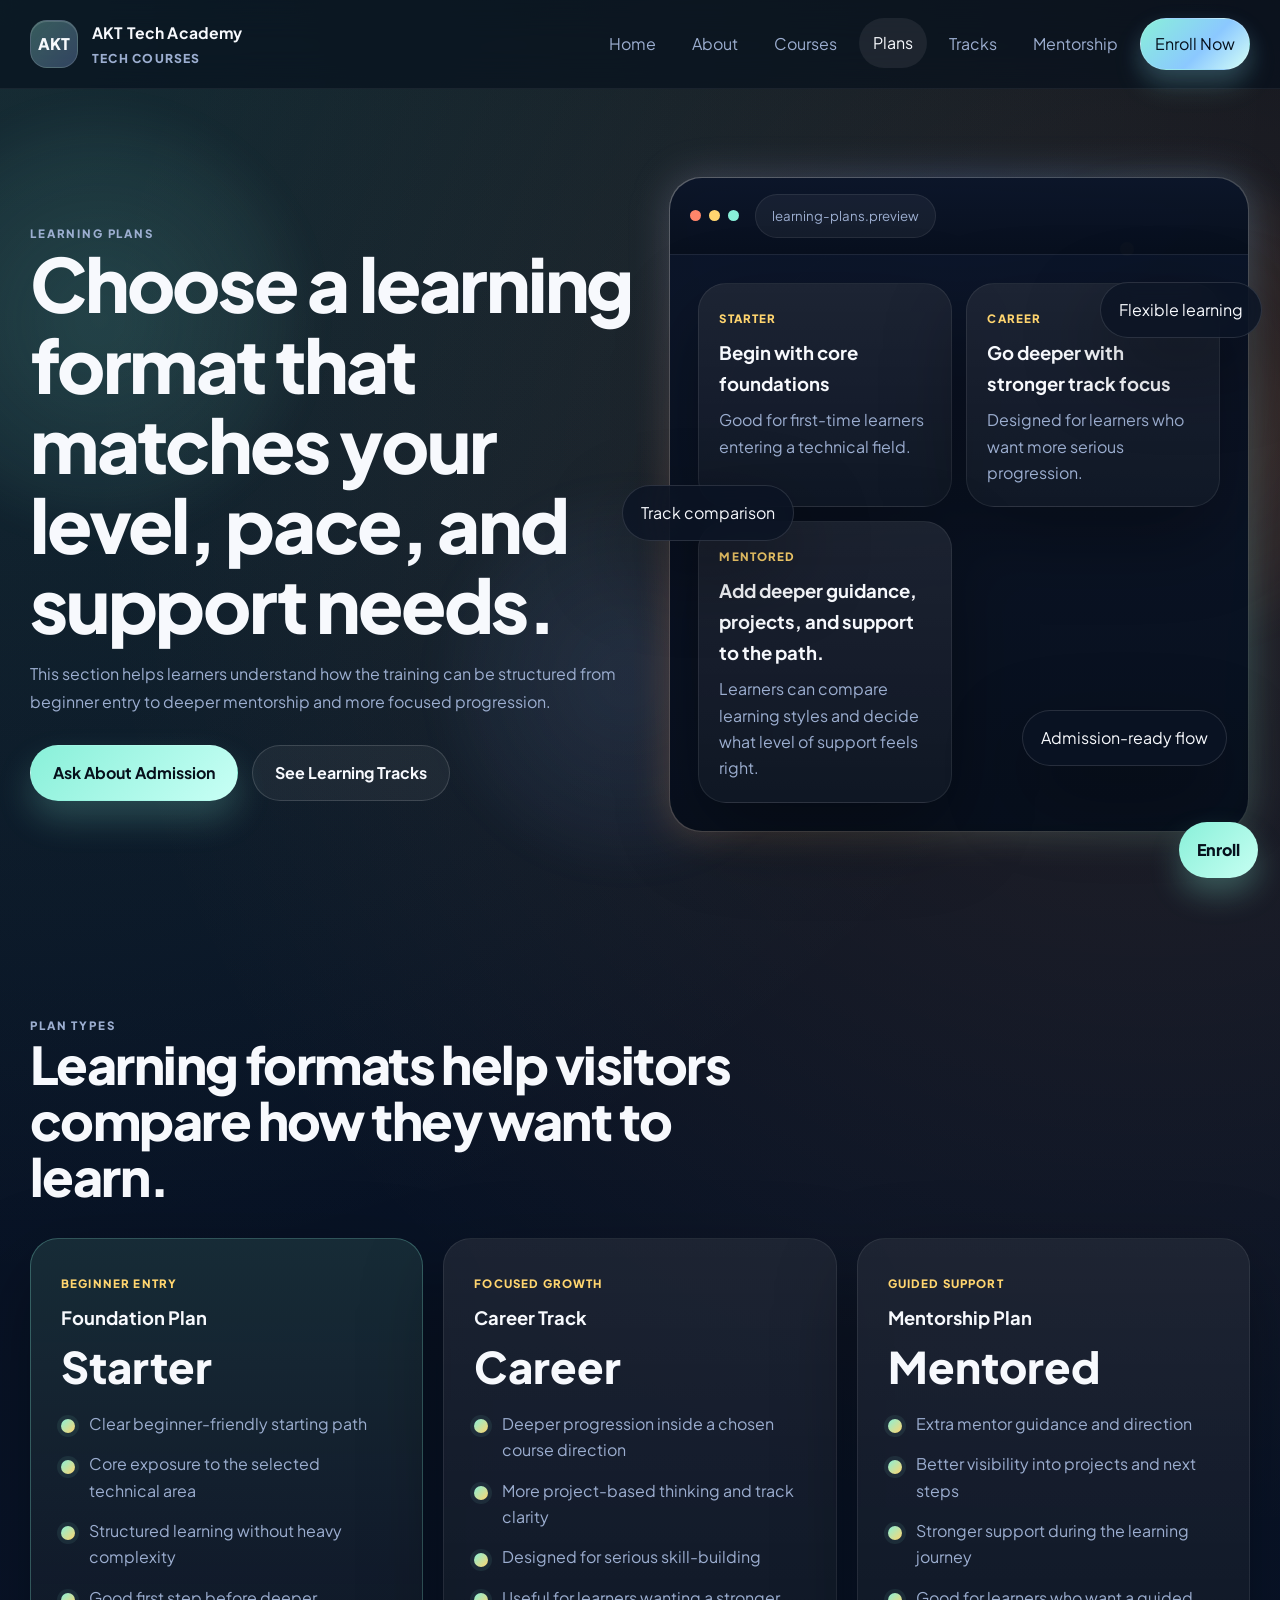
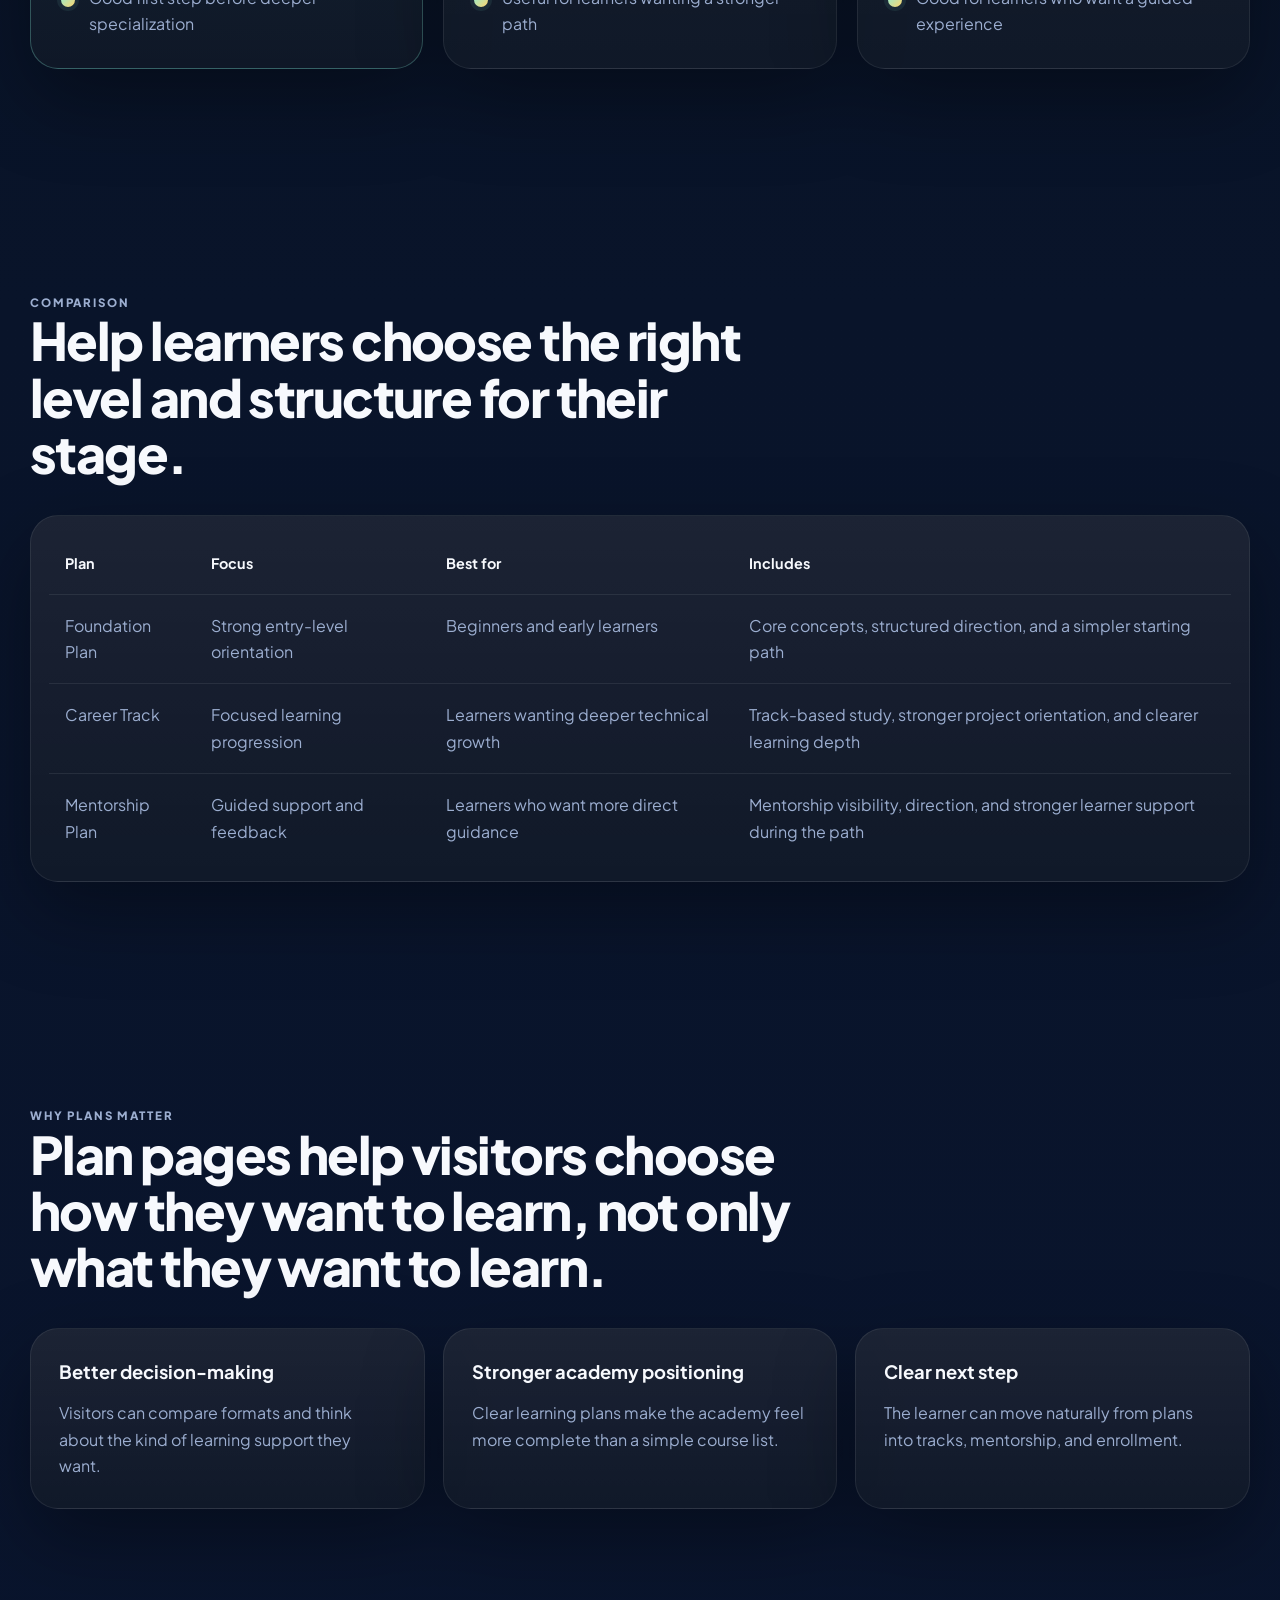
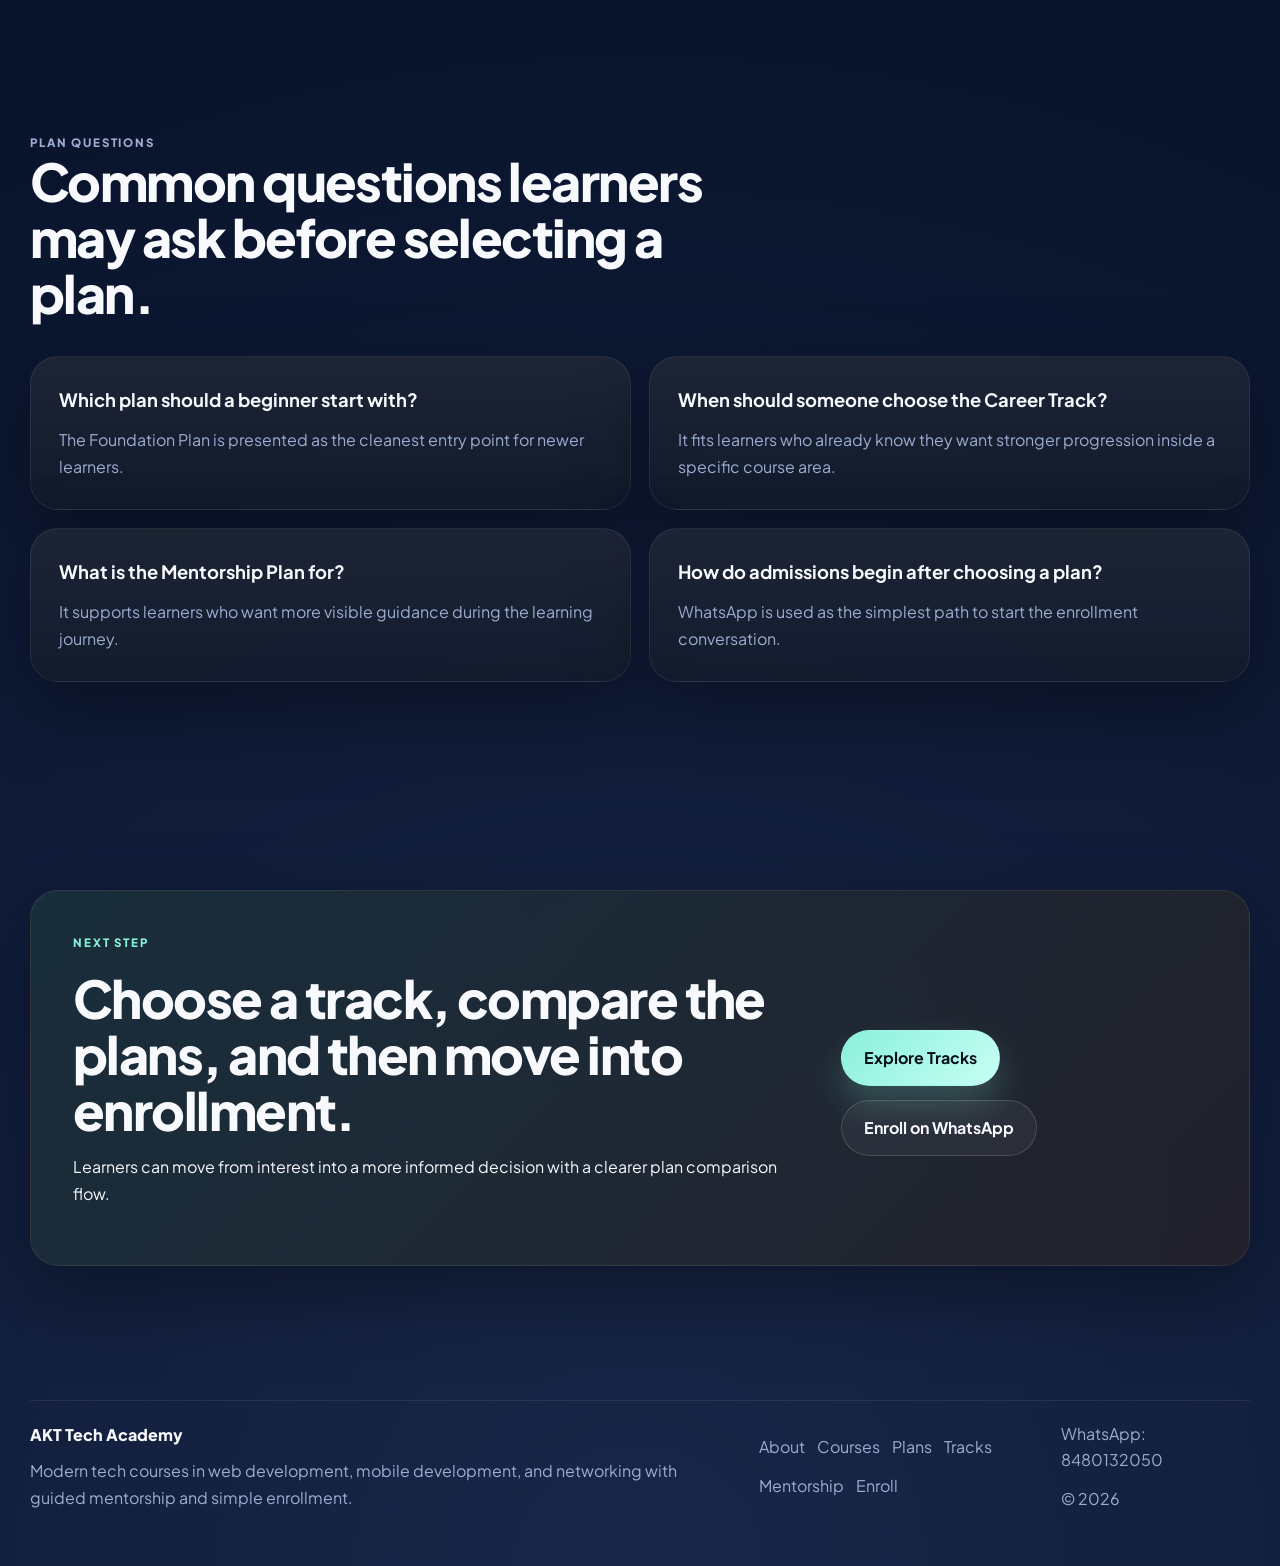
<file: Tech-Courses.pricing.html>
<!DOCTYPE html>
<html lang="en">
<head>
  <meta charset="UTF-8">
  <meta name="viewport" content="width=device-width, initial-scale=1.0">
  <meta
    name="description"
    content="Compare learning plans at AKT Tech Academy for Web Development, Mobile Development, and Networking."
  >
  <title>Plans | AKT Tech Academy</title>
  <link rel="preconnect" href="https://fonts.googleapis.com">
  <link rel="preconnect" href="https://fonts.gstatic.com" crossorigin>
  <link
    href="https://fonts.googleapis.com/css2?family=Plus+Jakarta+Sans:wght@400;500;600;700;800&display=swap"
    rel="stylesheet"
  >
  <link rel="stylesheet" href="Tech-Courses.styles.css">
</head>
<body data-page="pricing">
  <div class="page-shell">
    <div class="ambient ambient-left"></div>
    <div class="ambient ambient-right"></div>
    <div class="ambient ambient-bottom"></div>
    <div class="progress-bar" aria-hidden="true"></div>

    <header class="site-header">
      <div class="container nav-wrap">
        <a class="brand" href="./Tech-Courses">
          <span class="brand-mark">AKT</span>
          <span class="brand-copy">
            <strong>AKT Tech Academy</strong>
            <span>Tech Courses</span>
          </span>
        </a>

        <button class="menu-toggle" type="button" aria-expanded="false" aria-controls="site-nav" aria-label="Open menu">
          <span></span>
          <span></span>
          <span></span>
        </button>

        <nav class="site-nav" id="site-nav">
          <a href="./Tech-Courses" data-nav="home">Home</a>
          <a href="./Tech-Courses.about" data-nav="about">About</a>
          <a href="./Tech-Courses.services" data-nav="services">Courses</a>
          <a href="./Tech-Courses.pricing" data-nav="pricing">Plans</a>
          <a href="./Tech-Courses.portfolio" data-nav="portfolio">Tracks</a>
          <a href="./Tech-Courses.support" data-nav="support">Mentorship</a>
          <a href="./Tech-Courses.contact" data-nav="contact" class="header-cta">Enroll Now</a>
        </nav>
      </div>
    </header>

    <main>
      <section class="page-hero">
        <div class="container page-hero-grid">
          <div class="page-copy reveal">
            <p class="eyebrow">Learning Plans</p>
            <h1>Choose a learning format that matches your level, pace, and support needs.</h1>
            <p>
              This section helps learners understand how the training can be structured from beginner entry to deeper
              mentorship and more focused progression.
            </p>
            <div class="button-row">
              <a class="btn btn-primary" href="./Tech-Courses.contact">Ask About Admission</a>
              <a class="btn btn-secondary" href="./Tech-Courses.portfolio">See Learning Tracks</a>
            </div>
          </div>

          <div class="page-visual reveal" data-tilt>
            <div class="hero-orbit"></div>
            <div class="hero-orbit-dot"></div>
            <div class="hero-orbit-dot secondary"></div>

            <div class="hero-window">
              <div class="window-bar">
                <div class="window-dots">
                  <span></span>
                  <span></span>
                  <span></span>
                </div>
                <div class="window-label">learning-plans.preview</div>
              </div>
              <div class="window-body">
                <div class="window-grid">
                  <article class="mini-card spotlight-card">
                    <span>Starter</span>
                    <strong>Begin with core foundations</strong>
                    <p>Good for first-time learners entering a technical field.</p>
                  </article>
                  <article class="mini-card spotlight-card">
                    <span>Career</span>
                    <strong>Go deeper with stronger track focus</strong>
                    <p>Designed for learners who want more serious progression.</p>
                  </article>
                  <article class="mini-card wide spotlight-card">
                    <span>Mentored</span>
                    <strong>Add deeper guidance, projects, and support to the path.</strong>
                    <p>Learners can compare learning styles and decide what level of support feels right.</p>
                  </article>
                </div>
              </div>
            </div>

            <div class="floating-pill pill-top">Flexible learning</div>
            <div class="floating-pill pill-middle">Track comparison</div>
            <div class="floating-pill pill-bottom">Admission-ready flow</div>
          </div>
        </div>
      </section>

      <section class="section">
        <div class="container">
          <div class="section-heading reveal">
            <p class="eyebrow">Plan Types</p>
            <h2>Learning formats help visitors compare how they want to learn.</h2>
          </div>

          <div class="price-grid">
            <article class="price-card featured reveal">
              <span class="price-tag">Beginner Entry</span>
              <h3>Foundation Plan</h3>
              <div class="price-value">Starter</div>
              <ul>
                <li>Clear beginner-friendly starting path</li>
                <li>Core exposure to the selected technical area</li>
                <li>Structured learning without heavy complexity</li>
                <li>Good first step before deeper specialization</li>
              </ul>
            </article>

            <article class="price-card reveal">
              <span class="price-tag">Focused Growth</span>
              <h3>Career Track</h3>
              <div class="price-value">Career</div>
              <ul>
                <li>Deeper progression inside a chosen course direction</li>
                <li>More project-based thinking and track clarity</li>
                <li>Designed for serious skill-building</li>
                <li>Useful for learners wanting a stronger path</li>
              </ul>
            </article>

            <article class="price-card reveal">
              <span class="price-tag">Guided Support</span>
              <h3>Mentorship Plan</h3>
              <div class="price-value">Mentored</div>
              <ul>
                <li>Extra mentor guidance and direction</li>
                <li>Better visibility into projects and next steps</li>
                <li>Stronger support during the learning journey</li>
                <li>Good for learners who want a guided experience</li>
              </ul>
            </article>
          </div>
        </div>
      </section>

      <section class="section">
        <div class="container">
          <div class="section-heading reveal">
            <p class="eyebrow">Comparison</p>
            <h2>Help learners choose the right level and structure for their stage.</h2>
          </div>

          <div class="table-wrap reveal">
            <table class="compare-table">
              <thead>
                <tr>
                  <th>Plan</th>
                  <th>Focus</th>
                  <th>Best for</th>
                  <th>Includes</th>
                </tr>
              </thead>
              <tbody>
                <tr>
                  <td>Foundation Plan</td>
                  <td>Strong entry-level orientation</td>
                  <td>Beginners and early learners</td>
                  <td>Core concepts, structured direction, and a simpler starting path</td>
                </tr>
                <tr>
                  <td>Career Track</td>
                  <td>Focused learning progression</td>
                  <td>Learners wanting deeper technical growth</td>
                  <td>Track-based study, stronger project orientation, and clearer learning depth</td>
                </tr>
                <tr>
                  <td>Mentorship Plan</td>
                  <td>Guided support and feedback</td>
                  <td>Learners who want more direct guidance</td>
                  <td>Mentorship visibility, direction, and stronger learner support during the path</td>
                </tr>
              </tbody>
            </table>
          </div>
        </div>
      </section>

      <section class="section">
        <div class="container">
          <div class="section-heading reveal">
            <p class="eyebrow">Why Plans Matter</p>
            <h2>Plan pages help visitors choose how they want to learn, not only what they want to learn.</h2>
          </div>

          <div class="grid-3">
            <article class="info-card spotlight-card reveal">
              <h3>Better decision-making</h3>
              <p>Visitors can compare formats and think about the kind of learning support they want.</p>
            </article>
            <article class="info-card spotlight-card reveal">
              <h3>Stronger academy positioning</h3>
              <p>Clear learning plans make the academy feel more complete than a simple course list.</p>
            </article>
            <article class="info-card spotlight-card reveal">
              <h3>Clear next step</h3>
              <p>The learner can move naturally from plans into tracks, mentorship, and enrollment.</p>
            </article>
          </div>
        </div>
      </section>

      <section class="section">
        <div class="container">
          <div class="section-heading reveal">
            <p class="eyebrow">Plan Questions</p>
            <h2>Common questions learners may ask before selecting a plan.</h2>
          </div>

          <div class="faq-grid">
            <article class="faq-item reveal">
              <h3>Which plan should a beginner start with?</h3>
              <p>The Foundation Plan is presented as the cleanest entry point for newer learners.</p>
            </article>
            <article class="faq-item reveal">
              <h3>When should someone choose the Career Track?</h3>
              <p>It fits learners who already know they want stronger progression inside a specific course area.</p>
            </article>
            <article class="faq-item reveal">
              <h3>What is the Mentorship Plan for?</h3>
              <p>It supports learners who want more visible guidance during the learning journey.</p>
            </article>
            <article class="faq-item reveal">
              <h3>How do admissions begin after choosing a plan?</h3>
              <p>WhatsApp is used as the simplest path to start the enrollment conversation.</p>
            </article>
          </div>
        </div>
      </section>

      <section class="section">
        <div class="container">
          <div class="cta-card reveal">
            <div>
              <p class="eyebrow">Next Step</p>
              <h2>Choose a track, compare the plans, and then move into enrollment.</h2>
              <p>
                Learners can move from interest into a more informed decision with a clearer plan comparison flow.
              </p>
            </div>
            <div class="button-row">
              <a class="btn btn-primary" href="./Tech-Courses.portfolio">Explore Tracks</a>
              <a class="btn btn-secondary" href="./Tech-Courses.contact">Enroll on WhatsApp</a>
            </div>
          </div>
        </div>
      </section>
    </main>

    <footer class="site-footer">
      <div class="container footer-shell">
        <div class="footer-copy">
          <strong>AKT Tech Academy</strong>
          <p>Modern tech courses in web development, mobile development, and networking with guided mentorship and simple enrollment.</p>
        </div>

        <div class="footer-links">
          <a href="./Tech-Courses.about">About</a>
          <a href="./Tech-Courses.services">Courses</a>
          <a href="./Tech-Courses.pricing">Plans</a>
          <a href="./Tech-Courses.portfolio">Tracks</a>
          <a href="./Tech-Courses.support">Mentorship</a>
          <a href="./Tech-Courses.contact">Enroll</a>
        </div>

        <div class="footer-meta">
          <a href="https://wa.me/918480132050?text=Hello%20AKT%20Tech%20Academy,%20I%20want%20to%20know%20about%20your%20courses." target="_blank" rel="noreferrer">WhatsApp: 8480132050</a>
          <span>&copy; <span class="js-year"></span></span>
        </div>
      </div>
    </footer>

    <a class="whatsapp-fab" href="https://wa.me/918480132050?text=Hello%20AKT%20Tech%20Academy,%20I%20want%20to%20know%20about%20your%20courses." target="_blank" rel="noreferrer">
      Enroll
    </a>
  </div>

  <script src="Tech-Courses.script.js"></script>
</body>
</html>
</file>
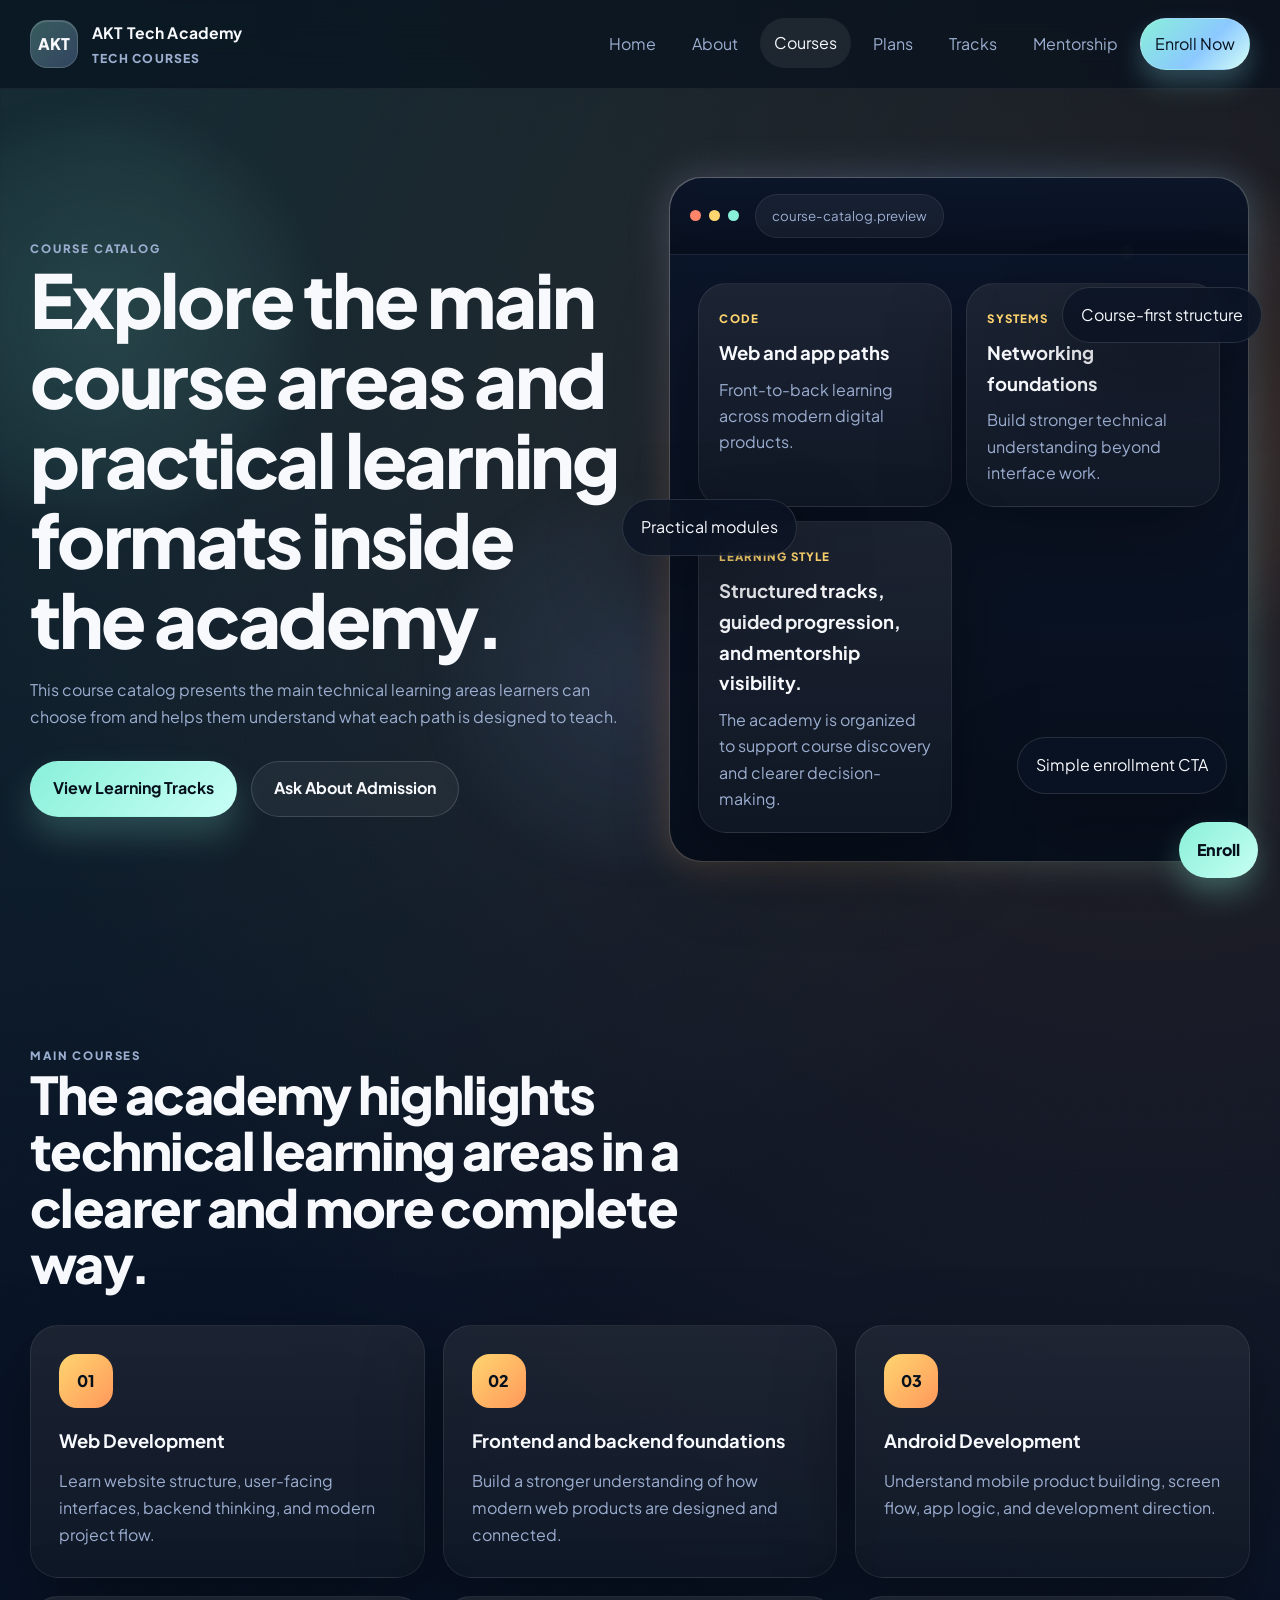
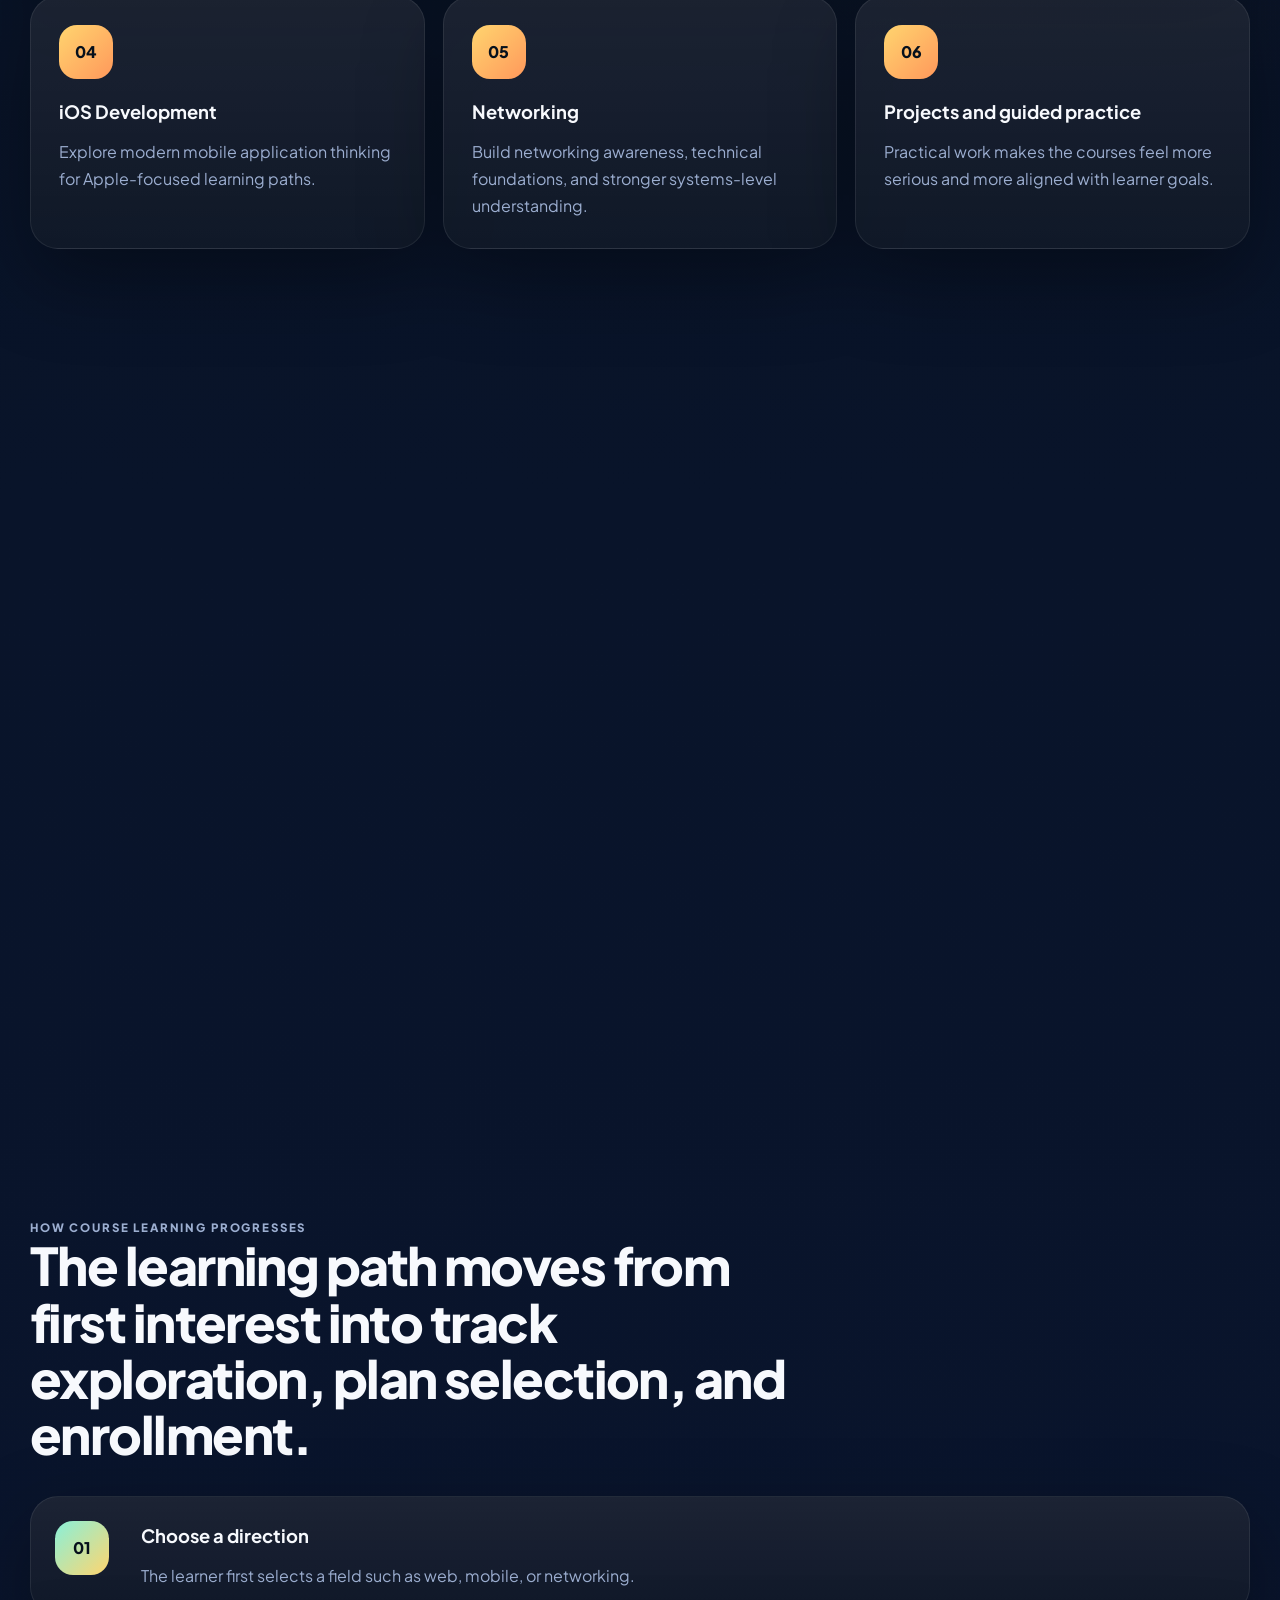
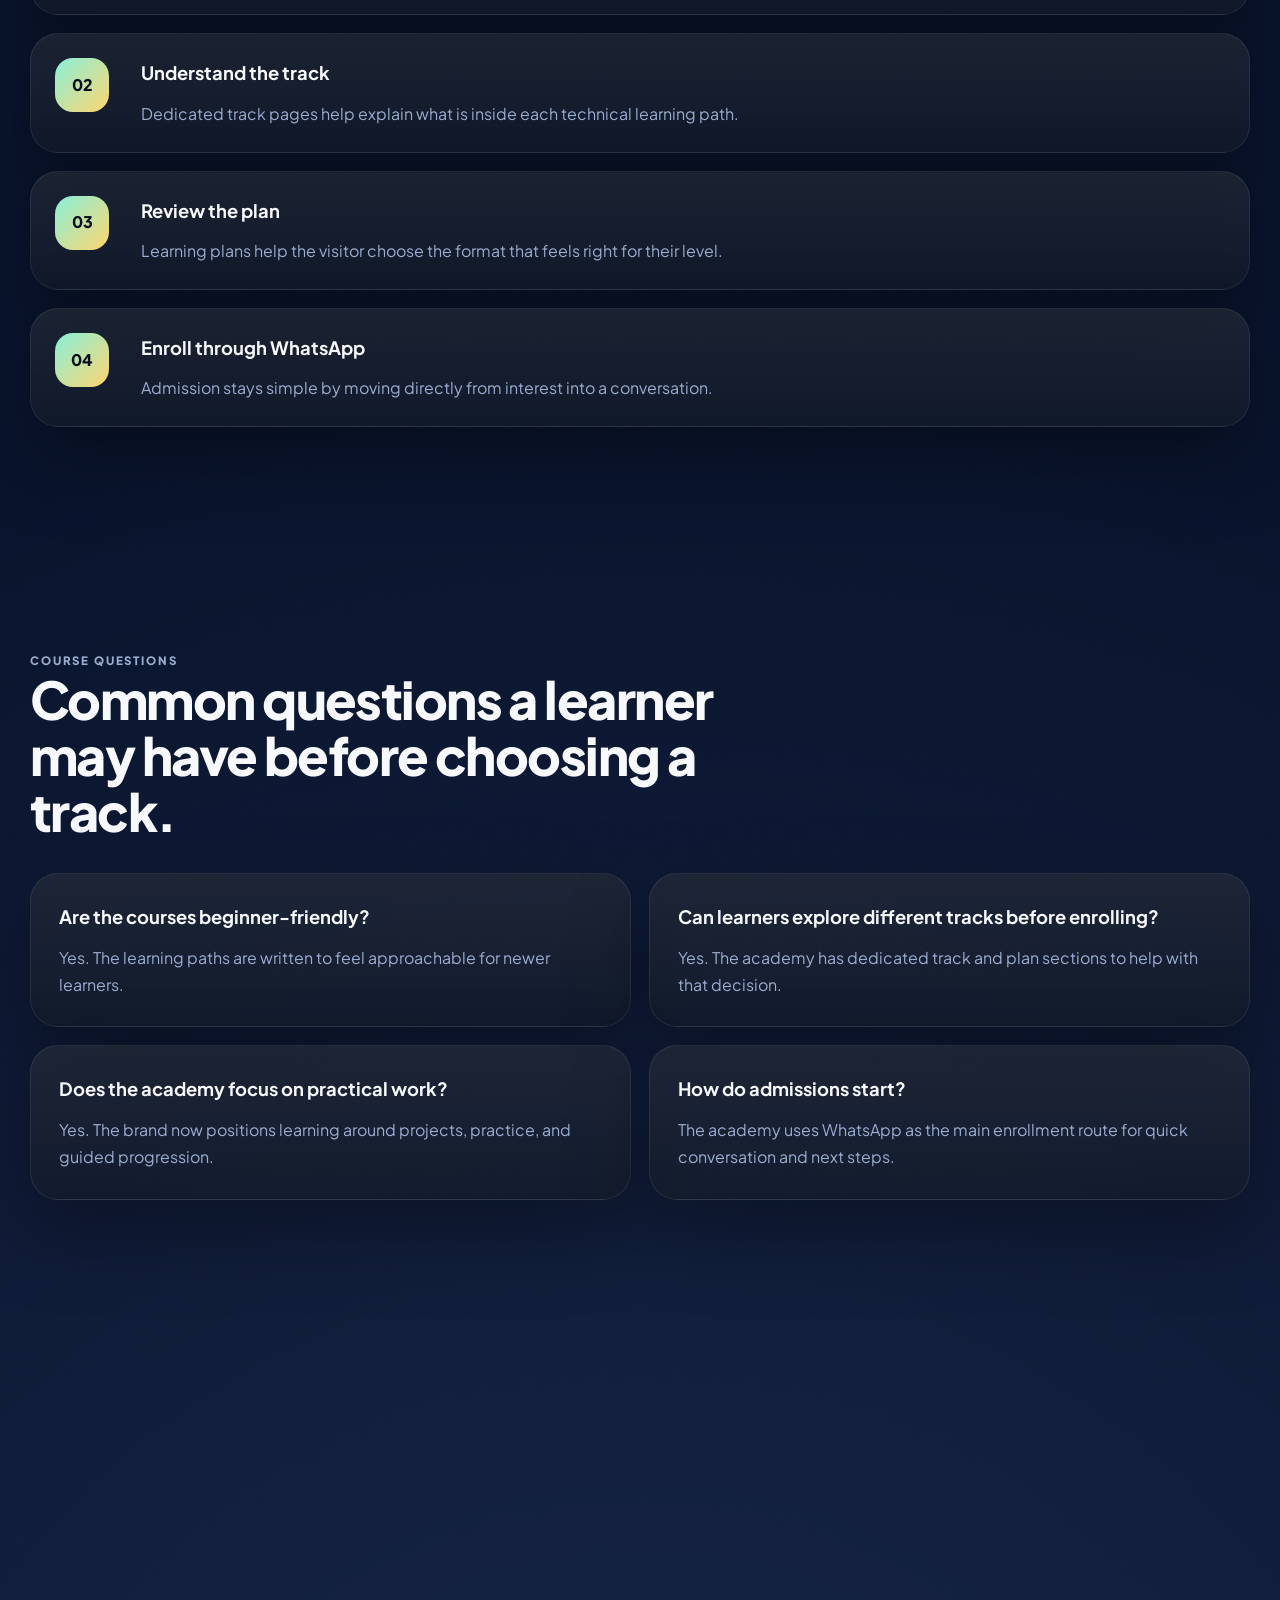
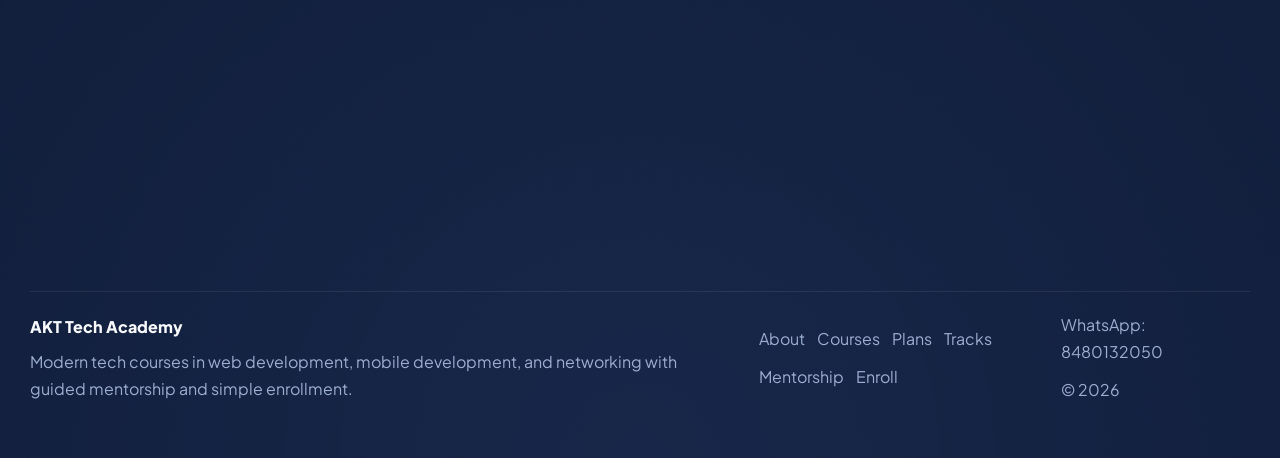
<file: Tech-Courses.services.html>
<!DOCTYPE html>
<html lang="en">
<head>
  <meta charset="UTF-8">
  <meta name="viewport" content="width=device-width, initial-scale=1.0">
  <meta
    name="description"
    content="Browse courses in Web Development, Android and iOS Development, and Networking at AKT Tech Academy."
  >
  <title>Courses | AKT Tech Academy</title>
  <link rel="preconnect" href="https://fonts.googleapis.com">
  <link rel="preconnect" href="https://fonts.gstatic.com" crossorigin>
  <link
    href="https://fonts.googleapis.com/css2?family=Plus+Jakarta+Sans:wght@400;500;600;700;800&display=swap"
    rel="stylesheet"
  >
  <link rel="stylesheet" href="Tech-Courses.styles.css">
</head>
<body data-page="services">
  <div class="page-shell">
    <div class="ambient ambient-left"></div>
    <div class="ambient ambient-right"></div>
    <div class="ambient ambient-bottom"></div>
    <div class="progress-bar" aria-hidden="true"></div>

    <header class="site-header">
      <div class="container nav-wrap">
        <a class="brand" href="./Tech-Courses">
          <span class="brand-mark">AKT</span>
          <span class="brand-copy">
            <strong>AKT Tech Academy</strong>
            <span>Tech Courses</span>
          </span>
        </a>

        <button class="menu-toggle" type="button" aria-expanded="false" aria-controls="site-nav" aria-label="Open menu">
          <span></span>
          <span></span>
          <span></span>
        </button>

        <nav class="site-nav" id="site-nav">
          <a href="./Tech-Courses" data-nav="home">Home</a>
          <a href="./Tech-Courses.about" data-nav="about">About</a>
          <a href="./Tech-Courses.services" data-nav="services">Courses</a>
          <a href="./Tech-Courses.pricing" data-nav="pricing">Plans</a>
          <a href="./Tech-Courses.portfolio" data-nav="portfolio">Tracks</a>
          <a href="./Tech-Courses.support" data-nav="support">Mentorship</a>
          <a href="./Tech-Courses.contact" data-nav="contact" class="header-cta">Enroll Now</a>
        </nav>
      </div>
    </header>

    <main>
      <section class="page-hero">
        <div class="container page-hero-grid">
          <div class="page-copy reveal">
            <p class="eyebrow">Course Catalog</p>
            <h1>Explore the main course areas and practical learning formats inside the academy.</h1>
            <p>
              This course catalog presents the main technical learning areas learners can choose from and helps them
              understand what each path is designed to teach.
            </p>
            <div class="button-row">
              <a class="btn btn-primary" href="./Tech-Courses.portfolio">View Learning Tracks</a>
              <a class="btn btn-secondary" href="./Tech-Courses.contact">Ask About Admission</a>
            </div>
          </div>

          <div class="page-visual reveal" data-tilt>
            <div class="hero-orbit"></div>
            <div class="hero-orbit-dot"></div>
            <div class="hero-orbit-dot secondary"></div>

            <div class="hero-window">
              <div class="window-bar">
                <div class="window-dots">
                  <span></span>
                  <span></span>
                  <span></span>
                </div>
                <div class="window-label">course-catalog.preview</div>
              </div>
              <div class="window-body">
                <div class="window-grid">
                  <article class="mini-card spotlight-card">
                    <span>Code</span>
                    <strong>Web and app paths</strong>
                    <p>Front-to-back learning across modern digital products.</p>
                  </article>
                  <article class="mini-card spotlight-card">
                    <span>Systems</span>
                    <strong>Networking foundations</strong>
                    <p>Build stronger technical understanding beyond interface work.</p>
                  </article>
                  <article class="mini-card wide spotlight-card">
                    <span>Learning Style</span>
                    <strong>Structured tracks, guided progression, and mentorship visibility.</strong>
                    <p>The academy is organized to support course discovery and clearer decision-making.</p>
                  </article>
                </div>
              </div>
            </div>

            <div class="floating-pill pill-top">Course-first structure</div>
            <div class="floating-pill pill-middle">Practical modules</div>
            <div class="floating-pill pill-bottom">Simple enrollment CTA</div>
          </div>
        </div>
      </section>

      <section class="section">
        <div class="container">
          <div class="section-heading reveal">
            <p class="eyebrow">Main Courses</p>
            <h2>The academy highlights technical learning areas in a clearer and more complete way.</h2>
          </div>

          <div class="grid-3">
            <article class="panel-card spotlight-card reveal">
              <div class="icon-chip">01</div>
              <h3>Web Development</h3>
              <p>Learn website structure, user-facing interfaces, backend thinking, and modern project flow.</p>
            </article>
            <article class="panel-card spotlight-card reveal">
              <div class="icon-chip">02</div>
              <h3>Frontend and backend foundations</h3>
              <p>Build a stronger understanding of how modern web products are designed and connected.</p>
            </article>
            <article class="panel-card spotlight-card reveal">
              <div class="icon-chip">03</div>
              <h3>Android Development</h3>
              <p>Understand mobile product building, screen flow, app logic, and development direction.</p>
            </article>
            <article class="panel-card spotlight-card reveal">
              <div class="icon-chip">04</div>
              <h3>iOS Development</h3>
              <p>Explore modern mobile application thinking for Apple-focused learning paths.</p>
            </article>
            <article class="panel-card spotlight-card reveal">
              <div class="icon-chip">05</div>
              <h3>Networking</h3>
              <p>Build networking awareness, technical foundations, and stronger systems-level understanding.</p>
            </article>
            <article class="panel-card spotlight-card reveal">
              <div class="icon-chip">06</div>
              <h3>Projects and guided practice</h3>
              <p>Practical work makes the courses feel more serious and more aligned with learner goals.</p>
            </article>
          </div>
        </div>
      </section>

      <section class="section">
        <div class="container content-grid">
          <div class="content-copy reveal">
            <p class="eyebrow">What Learners Receive</p>
            <h2>The course experience is designed to feel guided, practical, and easier to understand.</h2>
            <p>
              Strong course presentation should not only list topics. It should help visitors understand how the academy teaches,
              what kind of learning path exists, and what type of learner each direction serves best.
            </p>
            <ul class="check-list">
              <li>Clear course categories for different technical interests</li>
              <li>Track-based thinking so learners can follow a more focused path</li>
              <li>Practical projects and assignments built into the brand story</li>
              <li>Mentorship and WhatsApp enrollment as visible parts of the learning experience</li>
            </ul>
          </div>

          <div class="content-visual reveal">
            <article class="stack-card">
              <strong>For beginners</strong>
              <p>Courses are presented in a way that helps new learners enter technical fields with less confusion.</p>
            </article>
            <article class="stack-card accent">
              <strong>For focused learners</strong>
              <p>Tracks make it easier to decide between web, mobile, and networking based on interest and goals.</p>
            </article>
            <article class="stack-card alt">
              <strong>For guided growth</strong>
              <p>The mentorship and enrollment flow keeps the academy feeling more supportive and less overwhelming.</p>
            </article>
          </div>
        </div>
      </section>

      <section class="section">
        <div class="container">
          <div class="section-heading reveal">
            <p class="eyebrow">How Course Learning Progresses</p>
            <h2>The learning path moves from first interest into track exploration, plan selection, and enrollment.</h2>
          </div>

          <div class="timeline-grid">
            <article class="timeline-card reveal">
              <span class="timeline-number">01</span>
              <div>
                <h3>Choose a direction</h3>
                <p>The learner first selects a field such as web, mobile, or networking.</p>
              </div>
            </article>
            <article class="timeline-card reveal">
              <span class="timeline-number">02</span>
              <div>
                <h3>Understand the track</h3>
                <p>Dedicated track pages help explain what is inside each technical learning path.</p>
              </div>
            </article>
            <article class="timeline-card reveal">
              <span class="timeline-number">03</span>
              <div>
                <h3>Review the plan</h3>
                <p>Learning plans help the visitor choose the format that feels right for their level.</p>
              </div>
            </article>
            <article class="timeline-card reveal">
              <span class="timeline-number">04</span>
              <div>
                <h3>Enroll through WhatsApp</h3>
                <p>Admission stays simple by moving directly from interest into a conversation.</p>
              </div>
            </article>
          </div>
        </div>
      </section>

      <section class="section">
        <div class="container">
          <div class="section-heading reveal">
            <p class="eyebrow">Course Questions</p>
            <h2>Common questions a learner may have before choosing a track.</h2>
          </div>

          <div class="faq-grid">
            <article class="faq-item reveal">
              <h3>Are the courses beginner-friendly?</h3>
              <p>Yes. The learning paths are written to feel approachable for newer learners.</p>
            </article>
            <article class="faq-item reveal">
              <h3>Can learners explore different tracks before enrolling?</h3>
              <p>Yes. The academy has dedicated track and plan sections to help with that decision.</p>
            </article>
            <article class="faq-item reveal">
              <h3>Does the academy focus on practical work?</h3>
              <p>Yes. The brand now positions learning around projects, practice, and guided progression.</p>
            </article>
            <article class="faq-item reveal">
              <h3>How do admissions start?</h3>
              <p>The academy uses WhatsApp as the main enrollment route for quick conversation and next steps.</p>
            </article>
          </div>
        </div>
      </section>

      <section class="section">
        <div class="container">
          <div class="cta-card reveal">
            <div>
              <p class="eyebrow">Continue</p>
              <h2>Move into the learning tracks for more detail or go straight to enrollment when ready.</h2>
              <p>The structure is now course-first, but the user experience stays just as modern and smooth.</p>
            </div>
            <div class="button-row">
              <a class="btn btn-primary" href="./Tech-Courses.portfolio">View Tracks</a>
              <a class="btn btn-secondary" href="./Tech-Courses.contact">Enroll on WhatsApp</a>
            </div>
          </div>
        </div>
      </section>
    </main>

    <footer class="site-footer">
      <div class="container footer-shell">
        <div class="footer-copy">
          <strong>AKT Tech Academy</strong>
          <p>Modern tech courses in web development, mobile development, and networking with guided mentorship and simple enrollment.</p>
        </div>

        <div class="footer-links">
          <a href="./Tech-Courses.about">About</a>
          <a href="./Tech-Courses.services">Courses</a>
          <a href="./Tech-Courses.pricing">Plans</a>
          <a href="./Tech-Courses.portfolio">Tracks</a>
          <a href="./Tech-Courses.support">Mentorship</a>
          <a href="./Tech-Courses.contact">Enroll</a>
        </div>

        <div class="footer-meta">
          <a href="https://wa.me/918480132050?text=Hello%20AKT%20Tech%20Academy,%20I%20want%20to%20know%20about%20your%20courses." target="_blank" rel="noreferrer">WhatsApp: 8480132050</a>
          <span>&copy; <span class="js-year"></span></span>
        </div>
      </div>
    </footer>

    <a class="whatsapp-fab" href="https://wa.me/918480132050?text=Hello%20AKT%20Tech%20Academy,%20I%20want%20to%20know%20about%20your%20courses." target="_blank" rel="noreferrer">
      Enroll
    </a>
  </div>

  <script src="Tech-Courses.script.js"></script>
</body>
</html>
</file>
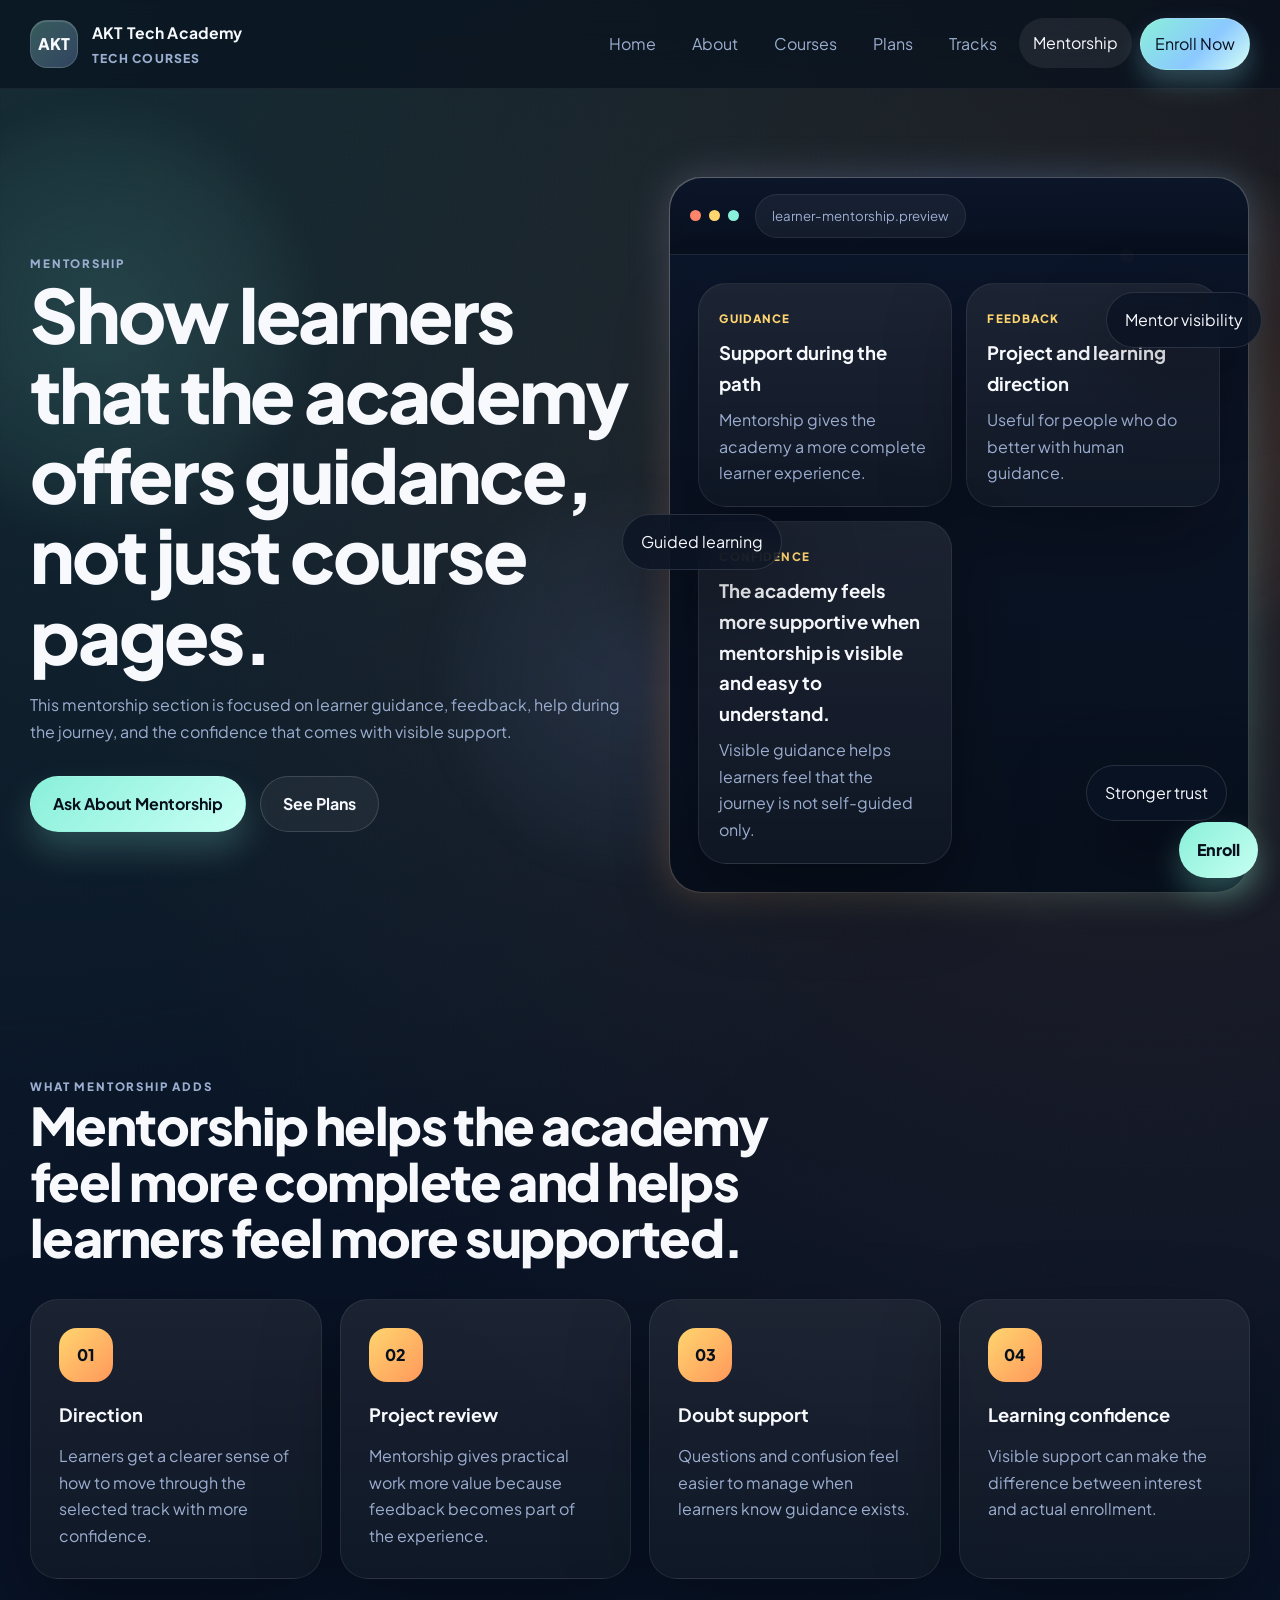
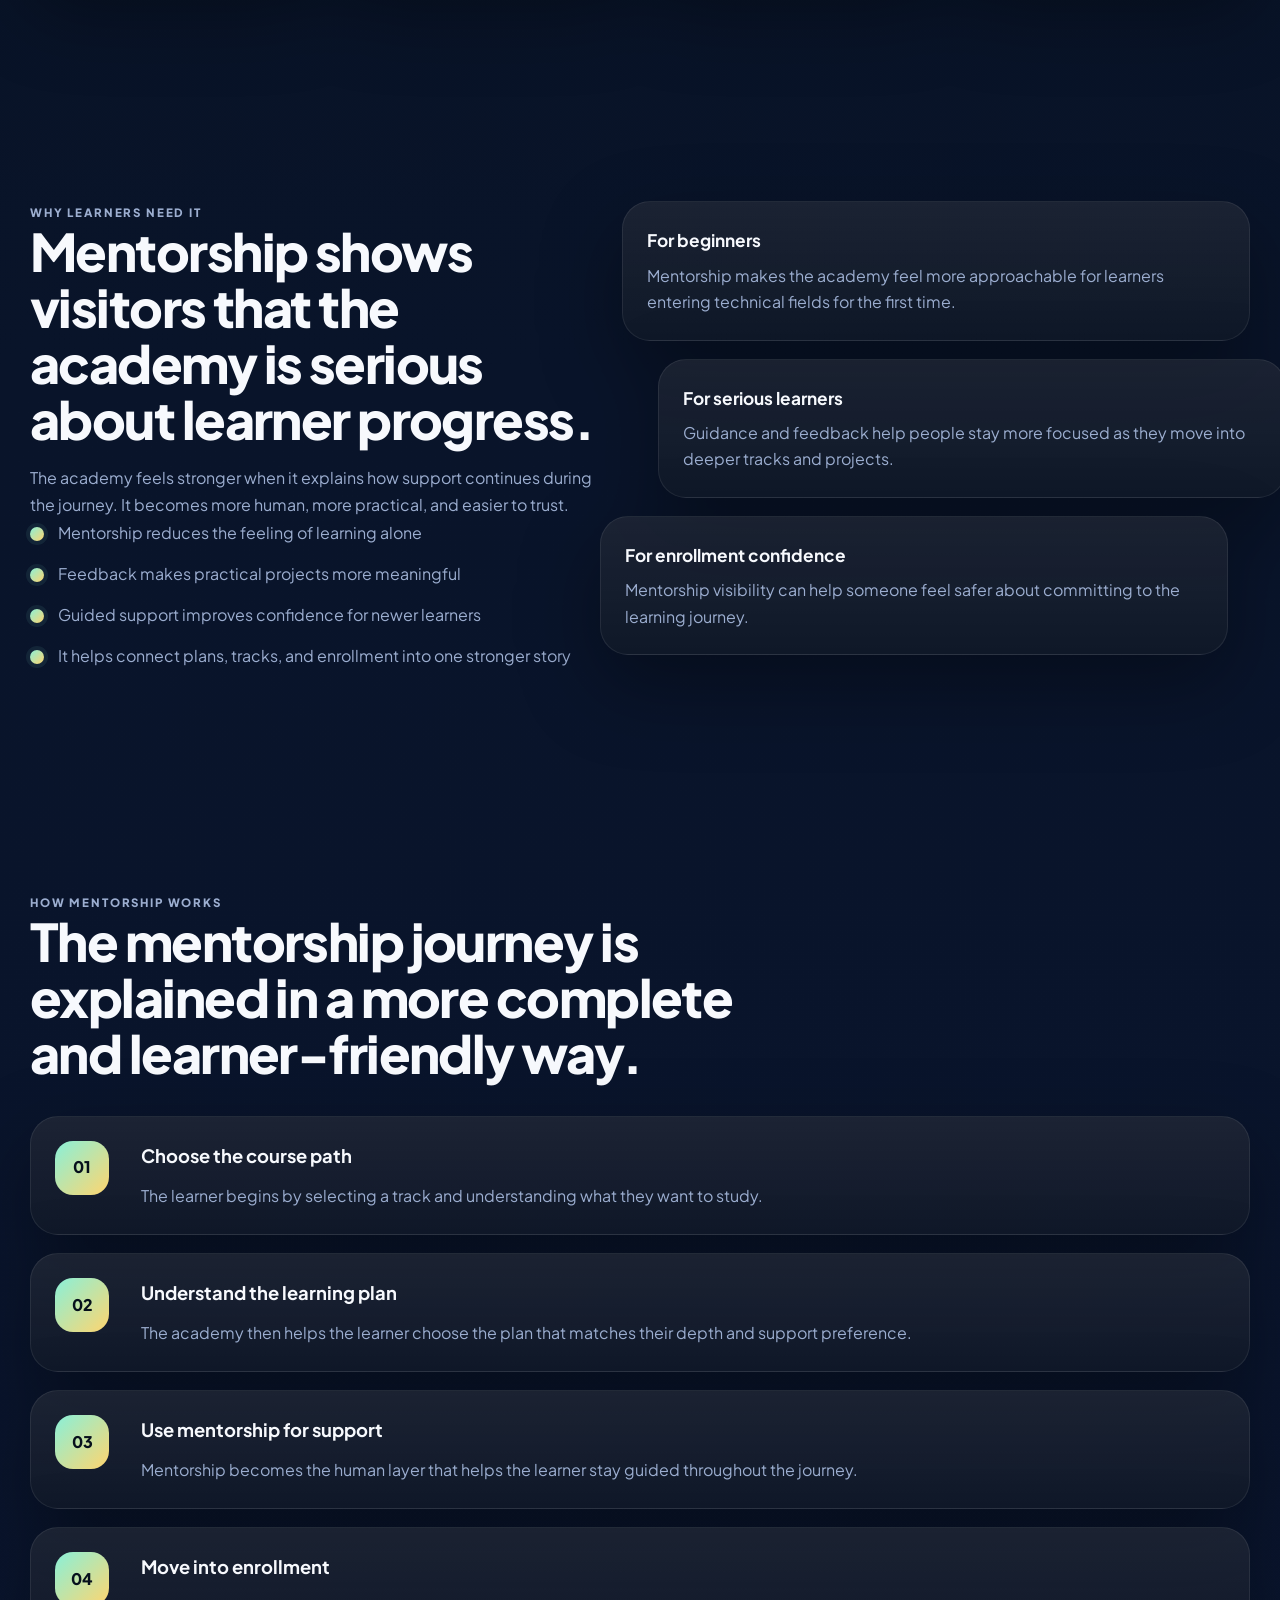
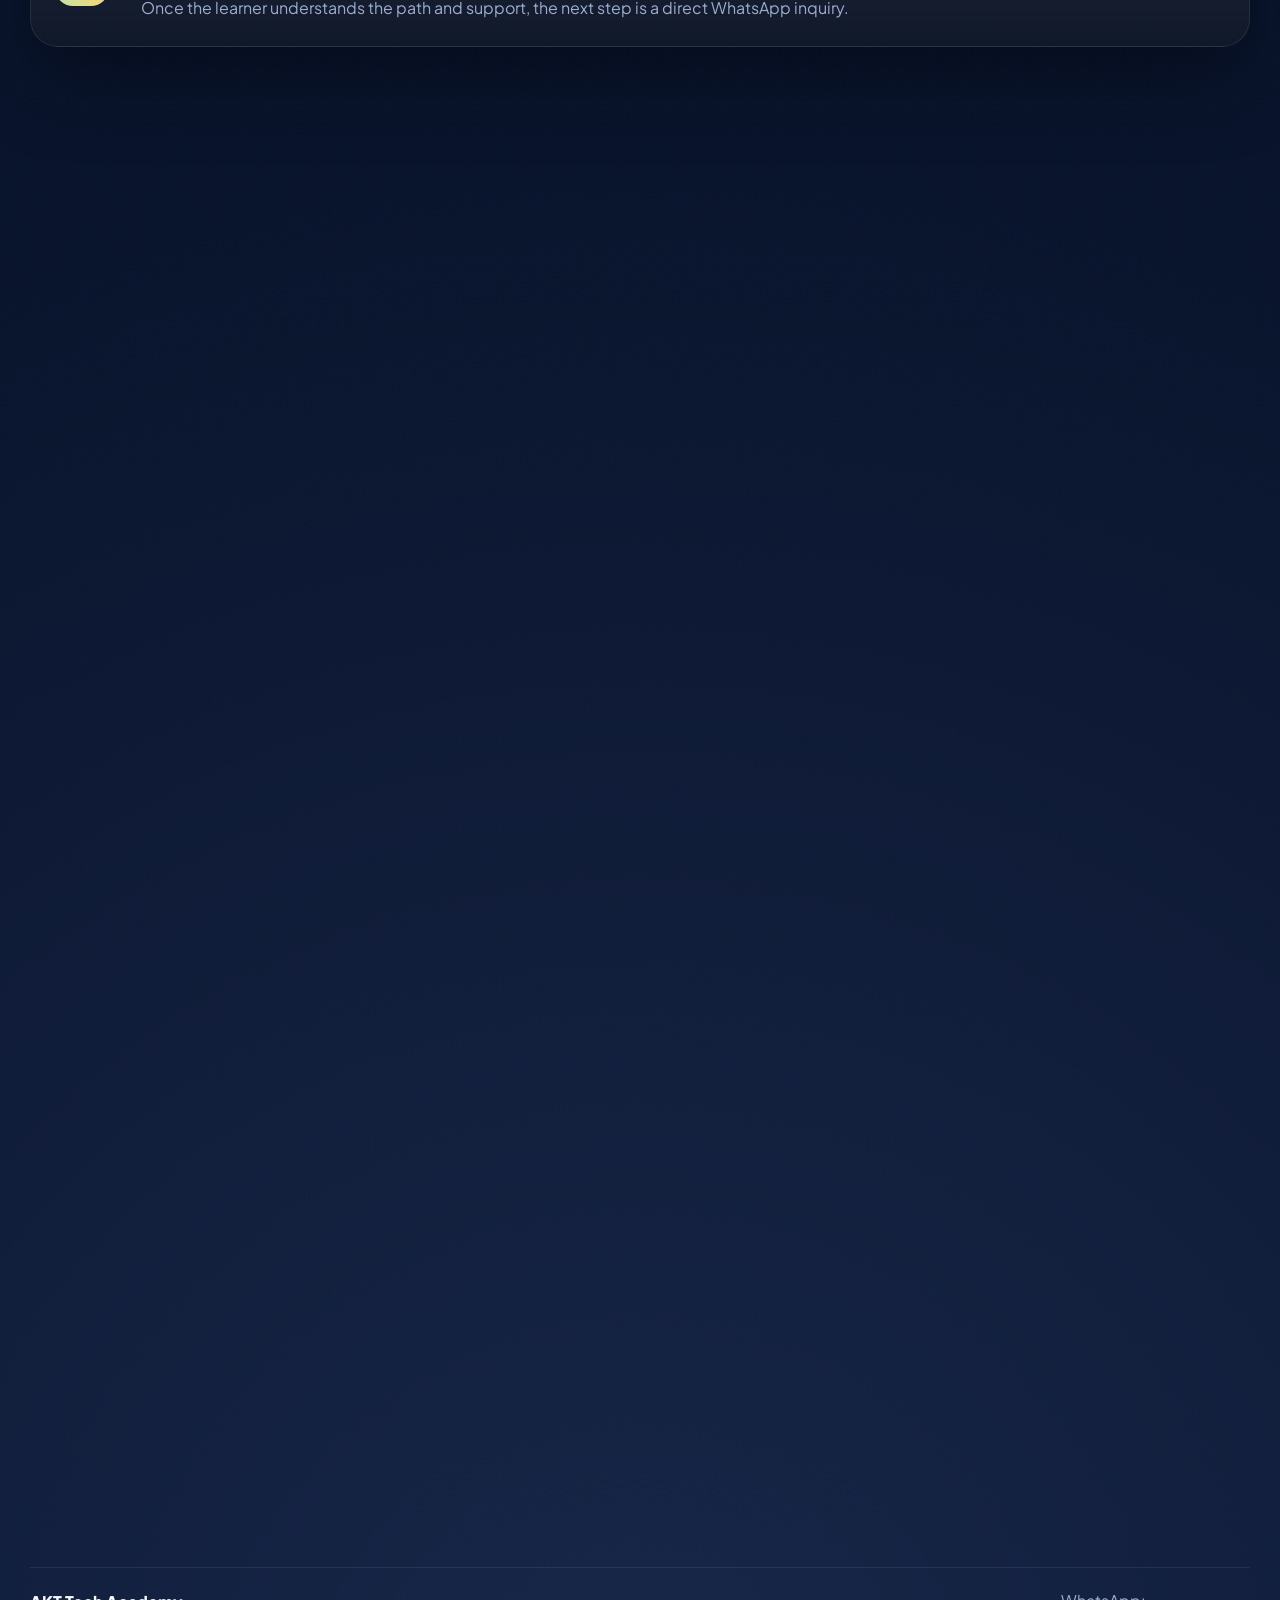
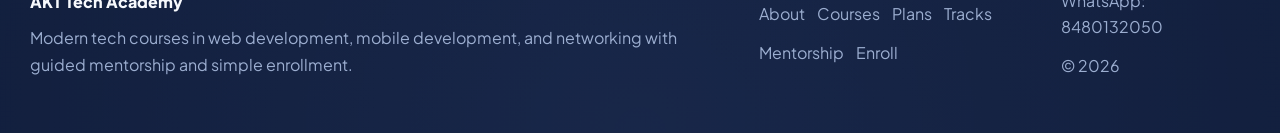
<file: Tech-Courses.support.html>
<!DOCTYPE html>
<html lang="en">
<head>
  <meta charset="UTF-8">
  <meta name="viewport" content="width=device-width, initial-scale=1.0">
  <meta
    name="description"
    content="Mentorship and learner support at AKT Tech Academy for web, mobile, and networking students."
  >
  <title>Mentorship | AKT Tech Academy</title>
  <link rel="preconnect" href="https://fonts.googleapis.com">
  <link rel="preconnect" href="https://fonts.gstatic.com" crossorigin>
  <link
    href="https://fonts.googleapis.com/css2?family=Plus+Jakarta+Sans:wght@400;500;600;700;800&display=swap"
    rel="stylesheet"
  >
  <link rel="stylesheet" href="Tech-Courses.styles.css">
</head>
<body data-page="support">
  <div class="page-shell">
    <div class="ambient ambient-left"></div>
    <div class="ambient ambient-right"></div>
    <div class="ambient ambient-bottom"></div>
    <div class="progress-bar" aria-hidden="true"></div>

    <header class="site-header">
      <div class="container nav-wrap">
        <a class="brand" href="./Tech-Courses">
          <span class="brand-mark">AKT</span>
          <span class="brand-copy">
            <strong>AKT Tech Academy</strong>
            <span>Tech Courses</span>
          </span>
        </a>

        <button class="menu-toggle" type="button" aria-expanded="false" aria-controls="site-nav" aria-label="Open menu">
          <span></span>
          <span></span>
          <span></span>
        </button>

        <nav class="site-nav" id="site-nav">
          <a href="./Tech-Courses" data-nav="home">Home</a>
          <a href="./Tech-Courses.about" data-nav="about">About</a>
          <a href="./Tech-Courses.services" data-nav="services">Courses</a>
          <a href="./Tech-Courses.pricing" data-nav="pricing">Plans</a>
          <a href="./Tech-Courses.portfolio" data-nav="portfolio">Tracks</a>
          <a href="./Tech-Courses.support" data-nav="support">Mentorship</a>
          <a href="./Tech-Courses.contact" data-nav="contact" class="header-cta">Enroll Now</a>
        </nav>
      </div>
    </header>

    <main>
      <section class="page-hero">
        <div class="container page-hero-grid">
          <div class="page-copy reveal">
            <p class="eyebrow">Mentorship</p>
            <h1>Show learners that the academy offers guidance, not just course pages.</h1>
            <p>
              This mentorship section is focused on learner guidance, feedback, help during the journey, and the
              confidence that comes with visible support.
            </p>
            <div class="button-row">
              <a class="btn btn-primary" href="./Tech-Courses.contact">Ask About Mentorship</a>
              <a class="btn btn-secondary" href="./Tech-Courses.pricing">See Plans</a>
            </div>
          </div>

          <div class="page-visual reveal" data-tilt>
            <div class="hero-orbit"></div>
            <div class="hero-orbit-dot"></div>
            <div class="hero-orbit-dot secondary"></div>

            <div class="hero-window">
              <div class="window-bar">
                <div class="window-dots">
                  <span></span>
                  <span></span>
                  <span></span>
                </div>
                <div class="window-label">learner-mentorship.preview</div>
              </div>
              <div class="window-body">
                <div class="window-grid">
                  <article class="mini-card spotlight-card">
                    <span>Guidance</span>
                    <strong>Support during the path</strong>
                    <p>Mentorship gives the academy a more complete learner experience.</p>
                  </article>
                  <article class="mini-card spotlight-card">
                    <span>Feedback</span>
                    <strong>Project and learning direction</strong>
                    <p>Useful for people who do better with human guidance.</p>
                  </article>
                  <article class="mini-card wide spotlight-card">
                    <span>Confidence</span>
                    <strong>The academy feels more supportive when mentorship is visible and easy to understand.</strong>
                    <p>Visible guidance helps learners feel that the journey is not self-guided only.</p>
                  </article>
                </div>
              </div>
            </div>

            <div class="floating-pill pill-top">Mentor visibility</div>
            <div class="floating-pill pill-middle">Guided learning</div>
            <div class="floating-pill pill-bottom">Stronger trust</div>
          </div>
        </div>
      </section>

      <section class="section">
        <div class="container">
          <div class="section-heading reveal">
            <p class="eyebrow">What Mentorship Adds</p>
            <h2>Mentorship helps the academy feel more complete and helps learners feel more supported.</h2>
          </div>

          <div class="grid-4">
            <article class="panel-card spotlight-card reveal">
              <div class="icon-chip">01</div>
              <h3>Direction</h3>
              <p>Learners get a clearer sense of how to move through the selected track with more confidence.</p>
            </article>
            <article class="panel-card spotlight-card reveal">
              <div class="icon-chip">02</div>
              <h3>Project review</h3>
              <p>Mentorship gives practical work more value because feedback becomes part of the experience.</p>
            </article>
            <article class="panel-card spotlight-card reveal">
              <div class="icon-chip">03</div>
              <h3>Doubt support</h3>
              <p>Questions and confusion feel easier to manage when learners know guidance exists.</p>
            </article>
            <article class="panel-card spotlight-card reveal">
              <div class="icon-chip">04</div>
              <h3>Learning confidence</h3>
              <p>Visible support can make the difference between interest and actual enrollment.</p>
            </article>
          </div>
        </div>
      </section>

      <section class="section">
        <div class="container content-grid">
          <div class="content-copy reveal">
            <p class="eyebrow">Why Learners Need It</p>
            <h2>Mentorship shows visitors that the academy is serious about learner progress.</h2>
            <p>
              The academy feels stronger when it explains how support continues during the journey. It becomes
              more human, more practical, and easier to trust.
            </p>
            <ul class="check-list">
              <li>Mentorship reduces the feeling of learning alone</li>
              <li>Feedback makes practical projects more meaningful</li>
              <li>Guided support improves confidence for newer learners</li>
              <li>It helps connect plans, tracks, and enrollment into one stronger story</li>
            </ul>
          </div>

          <div class="content-visual reveal">
            <article class="stack-card">
              <strong>For beginners</strong>
              <p>Mentorship makes the academy feel more approachable for learners entering technical fields for the first time.</p>
            </article>
            <article class="stack-card accent">
              <strong>For serious learners</strong>
              <p>Guidance and feedback help people stay more focused as they move into deeper tracks and projects.</p>
            </article>
            <article class="stack-card alt">
              <strong>For enrollment confidence</strong>
              <p>Mentorship visibility can help someone feel safer about committing to the learning journey.</p>
            </article>
          </div>
        </div>
      </section>

      <section class="section">
        <div class="container">
          <div class="section-heading reveal">
            <p class="eyebrow">How Mentorship Works</p>
            <h2>The mentorship journey is explained in a more complete and learner-friendly way.</h2>
          </div>

          <div class="timeline-grid">
            <article class="timeline-card reveal">
              <span class="timeline-number">01</span>
              <div>
                <h3>Choose the course path</h3>
                <p>The learner begins by selecting a track and understanding what they want to study.</p>
              </div>
            </article>
            <article class="timeline-card reveal">
              <span class="timeline-number">02</span>
              <div>
                <h3>Understand the learning plan</h3>
                <p>The academy then helps the learner choose the plan that matches their depth and support preference.</p>
              </div>
            </article>
            <article class="timeline-card reveal">
              <span class="timeline-number">03</span>
              <div>
                <h3>Use mentorship for support</h3>
                <p>Mentorship becomes the human layer that helps the learner stay guided throughout the journey.</p>
              </div>
            </article>
            <article class="timeline-card reveal">
              <span class="timeline-number">04</span>
              <div>
                <h3>Move into enrollment</h3>
                <p>Once the learner understands the path and support, the next step is a direct WhatsApp inquiry.</p>
              </div>
            </article>
          </div>
        </div>
      </section>

      <section class="section">
        <div class="container">
          <div class="section-heading reveal">
            <p class="eyebrow">Mentorship Questions</p>
            <h2>Common questions someone may have before choosing a more guided learning path.</h2>
          </div>

          <div class="faq-grid">
            <article class="faq-item reveal">
              <h3>Why is mentorship shown separately?</h3>
              <p>Because learner support is an important part of the academy story and deserves stronger visibility.</p>
            </article>
            <article class="faq-item reveal">
              <h3>Is mentorship only for advanced learners?</h3>
              <p>No. Visible guidance can be especially helpful for beginners who need more direction.</p>
            </article>
            <article class="faq-item reveal">
              <h3>How does mentorship connect to the plans?</h3>
              <p>The plan section helps compare formats, and mentorship explains the support layer more clearly.</p>
            </article>
            <article class="faq-item reveal">
              <h3>How do learners ask about mentorship?</h3>
              <p>The academy moves that conversation into enrollment through WhatsApp for easy communication.</p>
            </article>
          </div>
        </div>
      </section>

      <section class="section">
        <div class="container">
          <div class="cta-card reveal">
            <div>
              <p class="eyebrow">Next Step</p>
              <h2>If mentorship is important, the best move is to ask directly and begin the admission conversation.</h2>
              <p>Mentorship acts as a trust-building page that naturally leads into the enrollment flow.</p>
            </div>
            <div class="button-row">
              <a class="btn btn-primary" href="./Tech-Courses.contact">Enroll on WhatsApp</a>
              <a class="btn btn-secondary" href="./Tech-Courses.portfolio">View Tracks</a>
            </div>
          </div>
        </div>
      </section>
    </main>

    <footer class="site-footer">
      <div class="container footer-shell">
        <div class="footer-copy">
          <strong>AKT Tech Academy</strong>
          <p>Modern tech courses in web development, mobile development, and networking with guided mentorship and simple enrollment.</p>
        </div>

        <div class="footer-links">
          <a href="./Tech-Courses.about">About</a>
          <a href="./Tech-Courses.services">Courses</a>
          <a href="./Tech-Courses.pricing">Plans</a>
          <a href="./Tech-Courses.portfolio">Tracks</a>
          <a href="./Tech-Courses.support">Mentorship</a>
          <a href="./Tech-Courses.contact">Enroll</a>
        </div>

        <div class="footer-meta">
          <a href="https://wa.me/918480132050?text=Hello%20AKT%20Tech%20Academy,%20I%20want%20to%20know%20about%20your%20courses." target="_blank" rel="noreferrer">WhatsApp: 8480132050</a>
          <span>&copy; <span class="js-year"></span></span>
        </div>
      </div>
    </footer>

    <a class="whatsapp-fab" href="https://wa.me/918480132050?text=Hello%20AKT%20Tech%20Academy,%20I%20want%20to%20know%20about%20your%20courses." target="_blank" rel="noreferrer">
      Enroll
    </a>
  </div>

  <script src="Tech-Courses.script.js"></script>
</body>
</html>
</file>
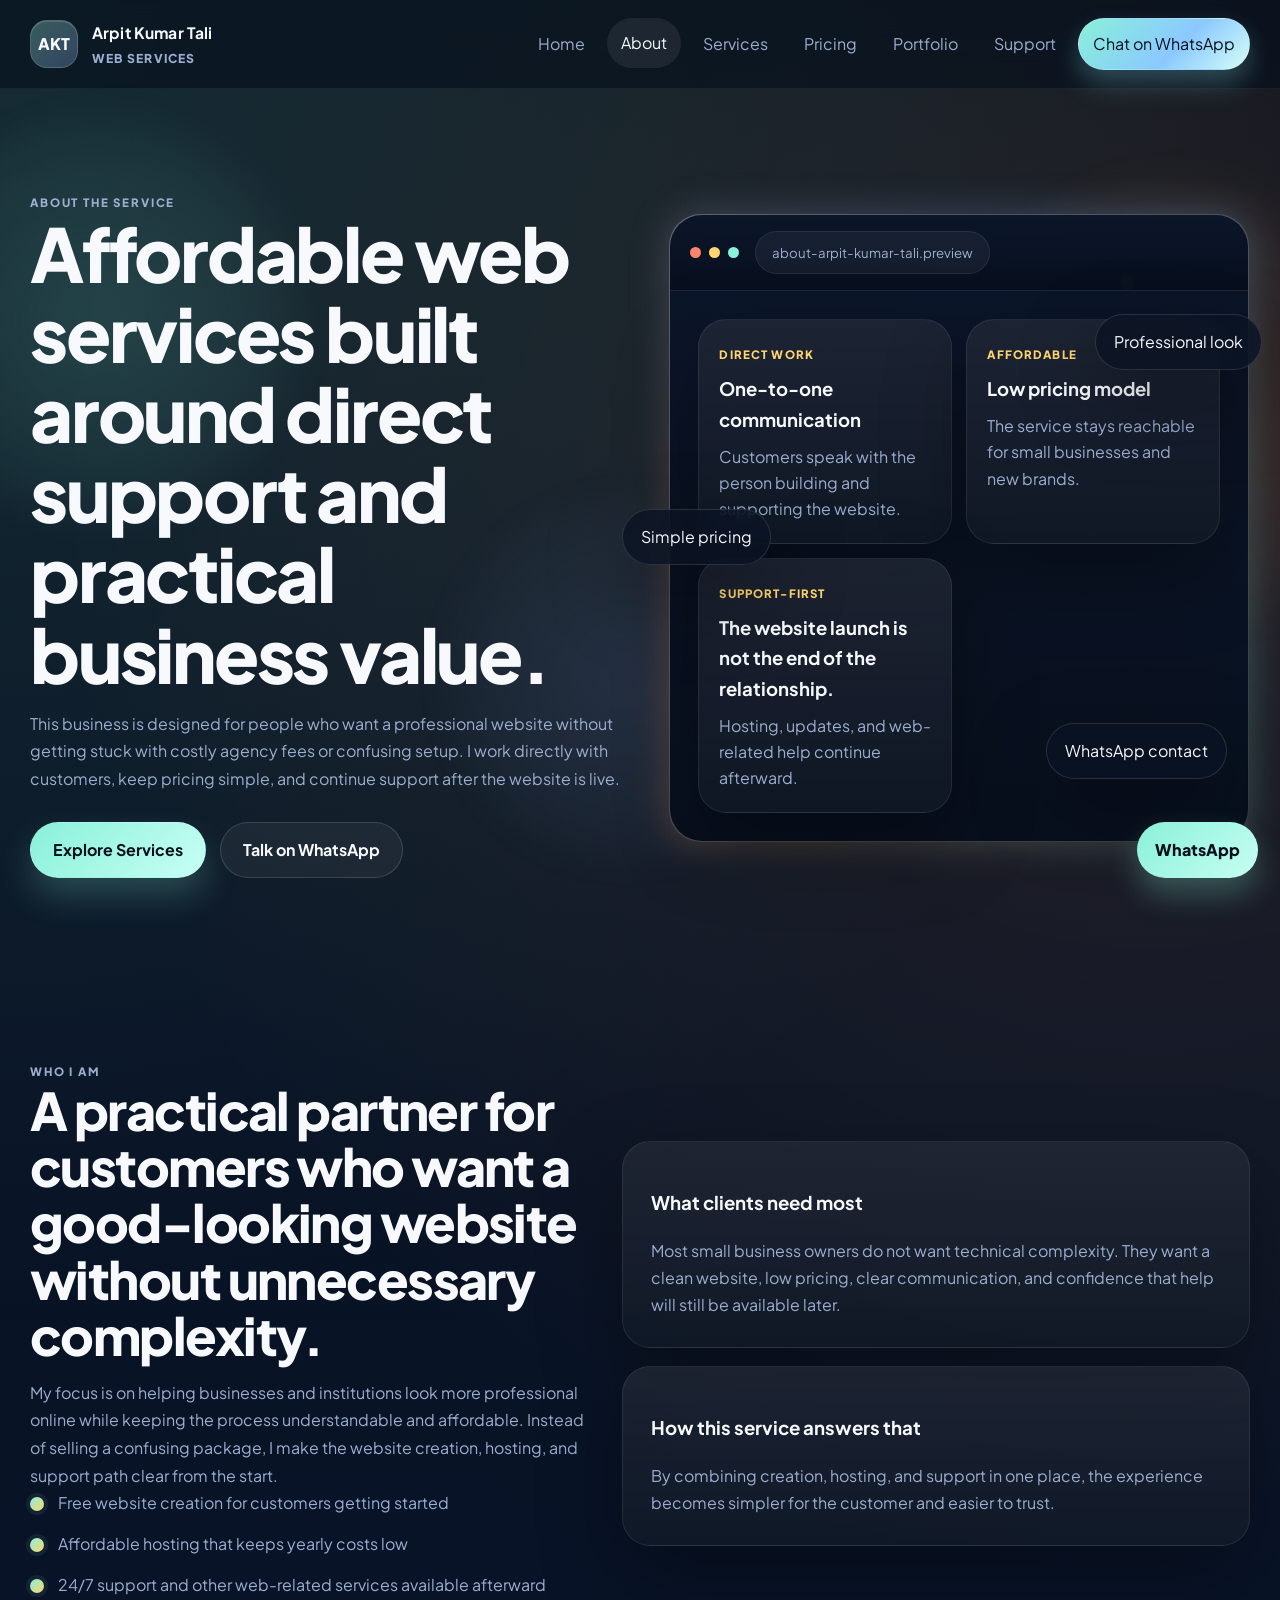
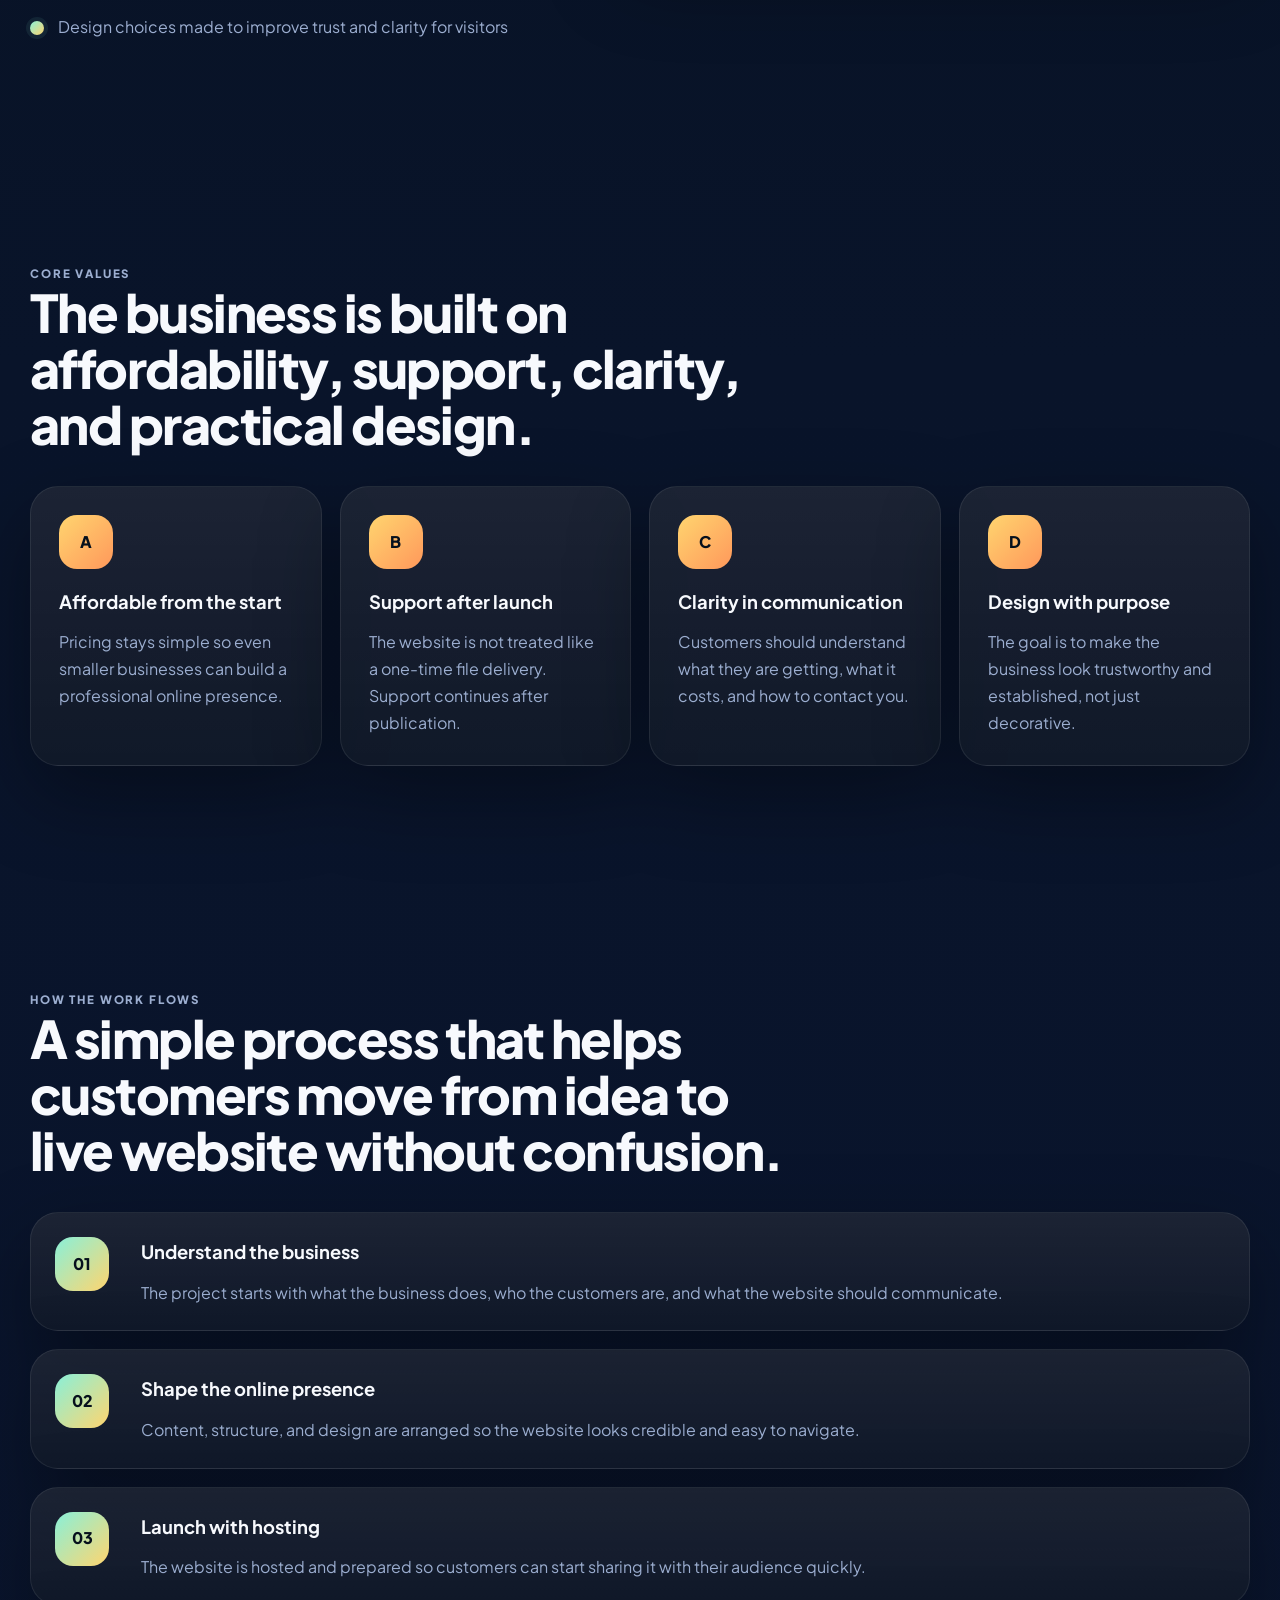
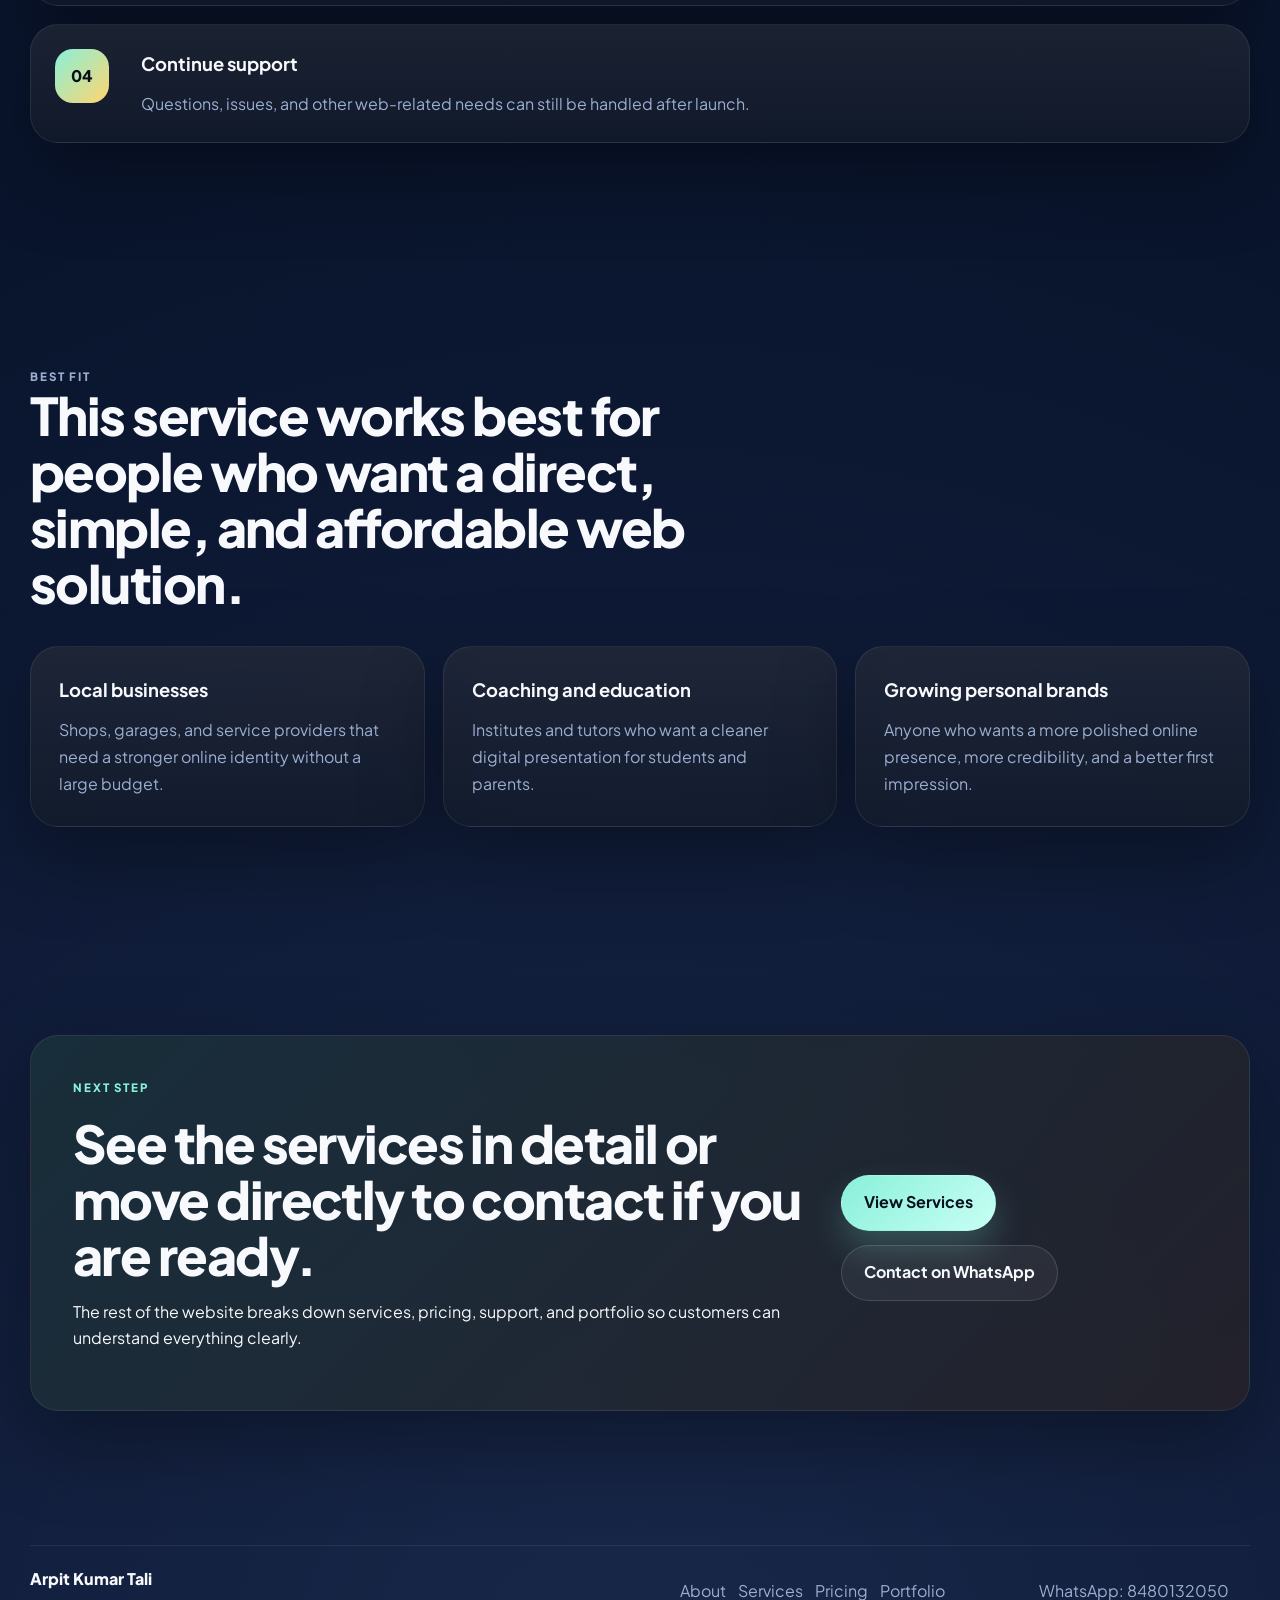
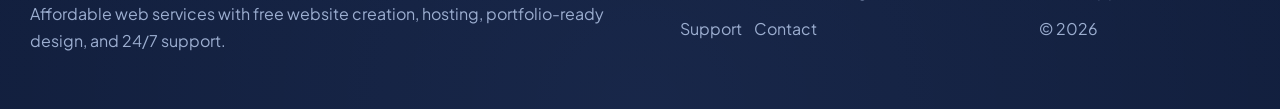
<file: Web-Services.about.html>
<!DOCTYPE html>
<html lang="en">
<head>
  <meta charset="UTF-8">
  <meta name="viewport" content="width=device-width, initial-scale=1.0">
  <meta
    name="description"
    content="Learn about Arpit Kumar Tali, his affordable web services, work style, and support-first approach."
  >
  <title>About | Arpit Kumar Tali</title>
  <link rel="preconnect" href="https://fonts.googleapis.com">
  <link rel="preconnect" href="https://fonts.gstatic.com" crossorigin>
  <link
    href="https://fonts.googleapis.com/css2?family=Plus+Jakarta+Sans:wght@400;500;600;700;800&display=swap"
    rel="stylesheet"
  >
  <link rel="stylesheet" href="Web-Services.styles.css">
</head>
<body data-page="about">
  <div class="page-shell">
    <div class="ambient ambient-left"></div>
    <div class="ambient ambient-right"></div>
    <div class="ambient ambient-bottom"></div>
    <div class="progress-bar" aria-hidden="true"></div>

    <header class="site-header">
      <div class="container nav-wrap">
        <a class="brand" href="./">
          <span class="brand-mark">AKT</span>
          <span class="brand-copy">
            <strong>Arpit Kumar Tali</strong>
            <span>Web Services</span>
          </span>
        </a>

        <button class="menu-toggle" type="button" aria-expanded="false" aria-controls="site-nav" aria-label="Open menu">
          <span></span>
          <span></span>
          <span></span>
        </button>

        <nav class="site-nav" id="site-nav">
          <a href="./Web-Services" data-nav="home">Home</a>
          <a href="./Web-Services.about" data-nav="about">About</a>
          <a href="./Web-Services.services" data-nav="services">Services</a>
          <a href="./Web-Services.pricing" data-nav="pricing">Pricing</a>
          <a href="./Web-Services.portfolio" data-nav="portfolio">Portfolio</a>
          <a href="./Web-Services.support" data-nav="support">Support</a>
          <a href="./Web-Services.contact" data-nav="contact" class="header-cta">Chat on WhatsApp</a>
        </nav>
      </div>
    </header>

    <main>
      <section class="page-hero">
        <div class="container page-hero-grid">
          <div class="page-copy reveal">
            <p class="eyebrow">About The Service</p>
            <h1>Affordable web services built around direct support and practical business value.</h1>
            <p>
              This business is designed for people who want a professional website without getting stuck with costly
              agency fees or confusing setup. I work directly with customers, keep pricing simple, and continue support
              after the website is live.
            </p>
            <div class="button-row">
              <a class="btn btn-primary" href="./Web-Services.services">Explore Services</a>
              <a class="btn btn-secondary" href="./Web-Services.contact">Talk on WhatsApp</a>
            </div>
          </div>

          <div class="page-visual reveal" data-tilt>
            <div class="hero-orbit"></div>
            <div class="hero-orbit-dot"></div>
            <div class="hero-orbit-dot secondary"></div>

            <div class="hero-window">
              <div class="window-bar">
                <div class="window-dots">
                  <span></span>
                  <span></span>
                  <span></span>
                </div>
                <div class="window-label">about-arpit-kumar-tali.preview</div>
              </div>

              <div class="window-body">
                <div class="window-grid">
                  <article class="mini-card spotlight-card">
                    <span>Direct Work</span>
                    <strong>One-to-one communication</strong>
                    <p>Customers speak with the person building and supporting the website.</p>
                  </article>
                  <article class="mini-card spotlight-card">
                    <span>Affordable</span>
                    <strong>Low pricing model</strong>
                    <p>The service stays reachable for small businesses and new brands.</p>
                  </article>
                  <article class="mini-card wide spotlight-card">
                    <span>Support-first</span>
                    <strong>The website launch is not the end of the relationship.</strong>
                    <p>Hosting, updates, and web-related help continue afterward.</p>
                  </article>
                </div>
              </div>
            </div>

            <div class="floating-pill pill-top">Professional look</div>
            <div class="floating-pill pill-middle">Simple pricing</div>
            <div class="floating-pill pill-bottom">WhatsApp contact</div>
          </div>
        </div>
      </section>

      <section class="section">
        <div class="container content-grid">
          <div class="content-copy reveal">
            <p class="eyebrow">Who I Am</p>
            <h2>A practical partner for customers who want a good-looking website without unnecessary complexity.</h2>
            <p>
              My focus is on helping businesses and institutions look more professional online while keeping the process
              understandable and affordable. Instead of selling a confusing package, I make the website creation,
              hosting, and support path clear from the start.
            </p>
            <ul class="check-list">
              <li>Free website creation for customers getting started</li>
              <li>Affordable hosting that keeps yearly costs low</li>
              <li>24/7 support and other web-related services available afterward</li>
              <li>Design choices made to improve trust and clarity for visitors</li>
            </ul>
          </div>

          <div class="content-visual reveal">
            <article class="note-card">
              <h3>What clients need most</h3>
              <p>
                Most small business owners do not want technical complexity. They want a clean website, low pricing,
                clear communication, and confidence that help will still be available later.
              </p>
            </article>
            <article class="note-card">
              <h3>How this service answers that</h3>
              <p>
                By combining creation, hosting, and support in one place, the experience becomes simpler for the customer
                and easier to trust.
              </p>
            </article>
          </div>
        </div>
      </section>

      <section class="section">
        <div class="container">
          <div class="section-heading reveal">
            <p class="eyebrow">Core Values</p>
            <h2>The business is built on affordability, support, clarity, and practical design.</h2>
          </div>

          <div class="grid-4">
            <article class="panel-card spotlight-card reveal">
              <div class="icon-chip">A</div>
              <h3>Affordable from the start</h3>
              <p>Pricing stays simple so even smaller businesses can build a professional online presence.</p>
            </article>
            <article class="panel-card spotlight-card reveal">
              <div class="icon-chip">B</div>
              <h3>Support after launch</h3>
              <p>The website is not treated like a one-time file delivery. Support continues after publication.</p>
            </article>
            <article class="panel-card spotlight-card reveal">
              <div class="icon-chip">C</div>
              <h3>Clarity in communication</h3>
              <p>Customers should understand what they are getting, what it costs, and how to contact you.</p>
            </article>
            <article class="panel-card spotlight-card reveal">
              <div class="icon-chip">D</div>
              <h3>Design with purpose</h3>
              <p>The goal is to make the business look trustworthy and established, not just decorative.</p>
            </article>
          </div>
        </div>
      </section>

      <section class="section">
        <div class="container">
          <div class="section-heading reveal">
            <p class="eyebrow">How The Work Flows</p>
            <h2>A simple process that helps customers move from idea to live website without confusion.</h2>
          </div>

          <div class="timeline-grid">
            <article class="timeline-card reveal">
              <span class="timeline-number">01</span>
              <div>
                <h3>Understand the business</h3>
                <p>The project starts with what the business does, who the customers are, and what the website should communicate.</p>
              </div>
            </article>
            <article class="timeline-card reveal">
              <span class="timeline-number">02</span>
              <div>
                <h3>Shape the online presence</h3>
                <p>Content, structure, and design are arranged so the website looks credible and easy to navigate.</p>
              </div>
            </article>
            <article class="timeline-card reveal">
              <span class="timeline-number">03</span>
              <div>
                <h3>Launch with hosting</h3>
                <p>The website is hosted and prepared so customers can start sharing it with their audience quickly.</p>
              </div>
            </article>
            <article class="timeline-card reveal">
              <span class="timeline-number">04</span>
              <div>
                <h3>Continue support</h3>
                <p>Questions, issues, and other web-related needs can still be handled after launch.</p>
              </div>
            </article>
          </div>
        </div>
      </section>

      <section class="section">
        <div class="container">
          <div class="section-heading reveal">
            <p class="eyebrow">Best Fit</p>
            <h2>This service works best for people who want a direct, simple, and affordable web solution.</h2>
          </div>

          <div class="grid-3">
            <article class="info-card spotlight-card reveal">
              <h3>Local businesses</h3>
              <p>Shops, garages, and service providers that need a stronger online identity without a large budget.</p>
            </article>
            <article class="info-card spotlight-card reveal">
              <h3>Coaching and education</h3>
              <p>Institutes and tutors who want a cleaner digital presentation for students and parents.</p>
            </article>
            <article class="info-card spotlight-card reveal">
              <h3>Growing personal brands</h3>
              <p>Anyone who wants a more polished online presence, more credibility, and a better first impression.</p>
            </article>
          </div>
        </div>
      </section>

      <section class="section">
        <div class="container">
          <div class="cta-card reveal">
            <div>
              <p class="eyebrow">Next Step</p>
              <h2>See the services in detail or move directly to contact if you are ready.</h2>
              <p>
                The rest of the website breaks down services, pricing, support, and portfolio so customers can understand everything clearly.
              </p>
            </div>
            <div class="button-row">
              <a class="btn btn-primary" href="./Web-Services.services">View Services</a>
              <a class="btn btn-secondary" href="./Web-Services.contact">Contact on WhatsApp</a>
            </div>
          </div>
        </div>
      </section>
    </main>

    <footer class="site-footer">
      <div class="container footer-shell">
        <div class="footer-copy">
          <strong>Arpit Kumar Tali</strong>
          <p>Affordable web services with free website creation, hosting, portfolio-ready design, and 24/7 support.</p>
        </div>

        <div class="footer-links">
          <a href="./Web-Services.about">About</a>
          <a href="./Web-Services.services">Services</a>
          <a href="./Web-Services.pricing">Pricing</a>
          <a href="./Web-Services.portfolio">Portfolio</a>
          <a href="./Web-Services.support">Support</a>
          <a href="./Web-Services.contact">Contact</a>
        </div>

        <div class="footer-meta">
          <a href="https://wa.me/918480132050?text=Hello%20Arpit%20Kumar%20Tali,%20I%20want%20a%20website." target="_blank" rel="noreferrer">WhatsApp: 8480132050</a>
          <span>&copy; <span class="js-year"></span></span>
        </div>
      </div>
    </footer>

    <a class="whatsapp-fab" href="https://wa.me/918480132050?text=Hello%20Arpit%20Kumar%20Tali,%20I%20want%20a%20website." target="_blank" rel="noreferrer">
      WhatsApp
    </a>
  </div>

  <script src="Web-Services.script.js"></script>
</body>
</html>
</file>
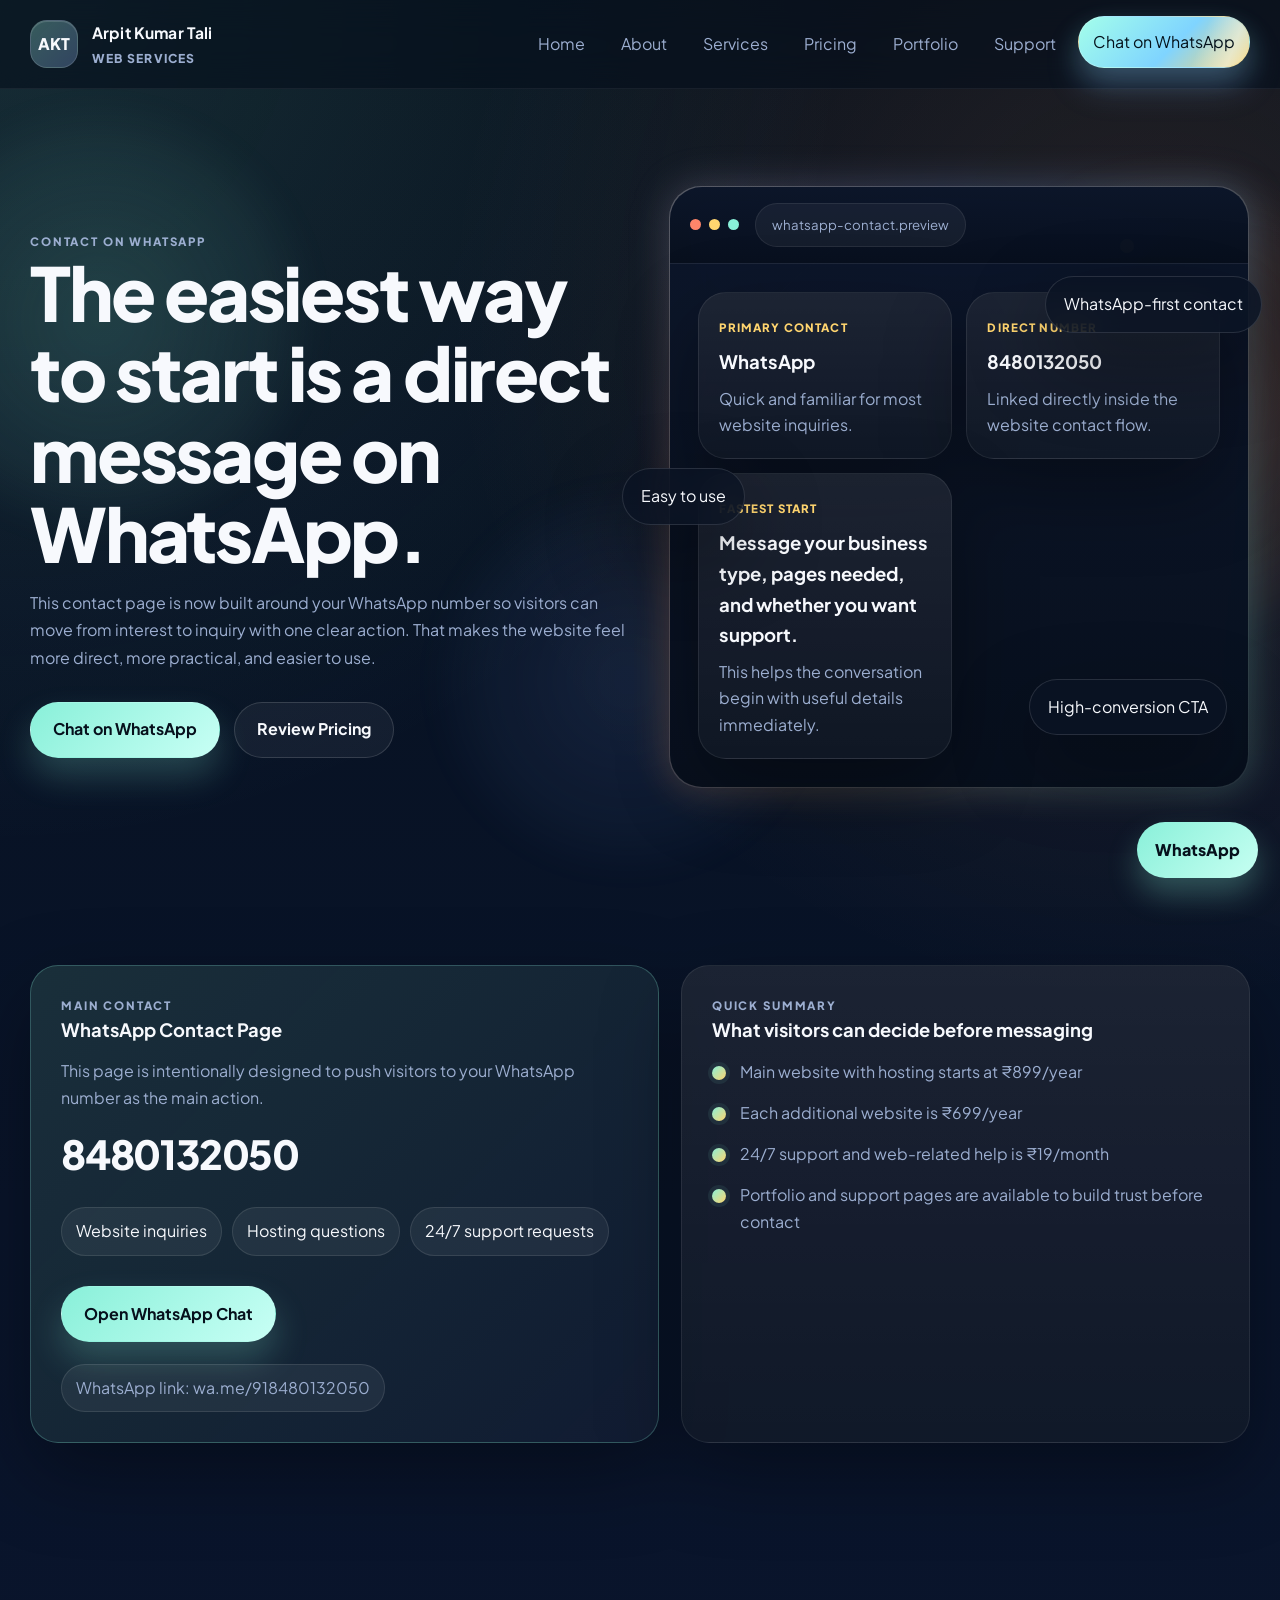
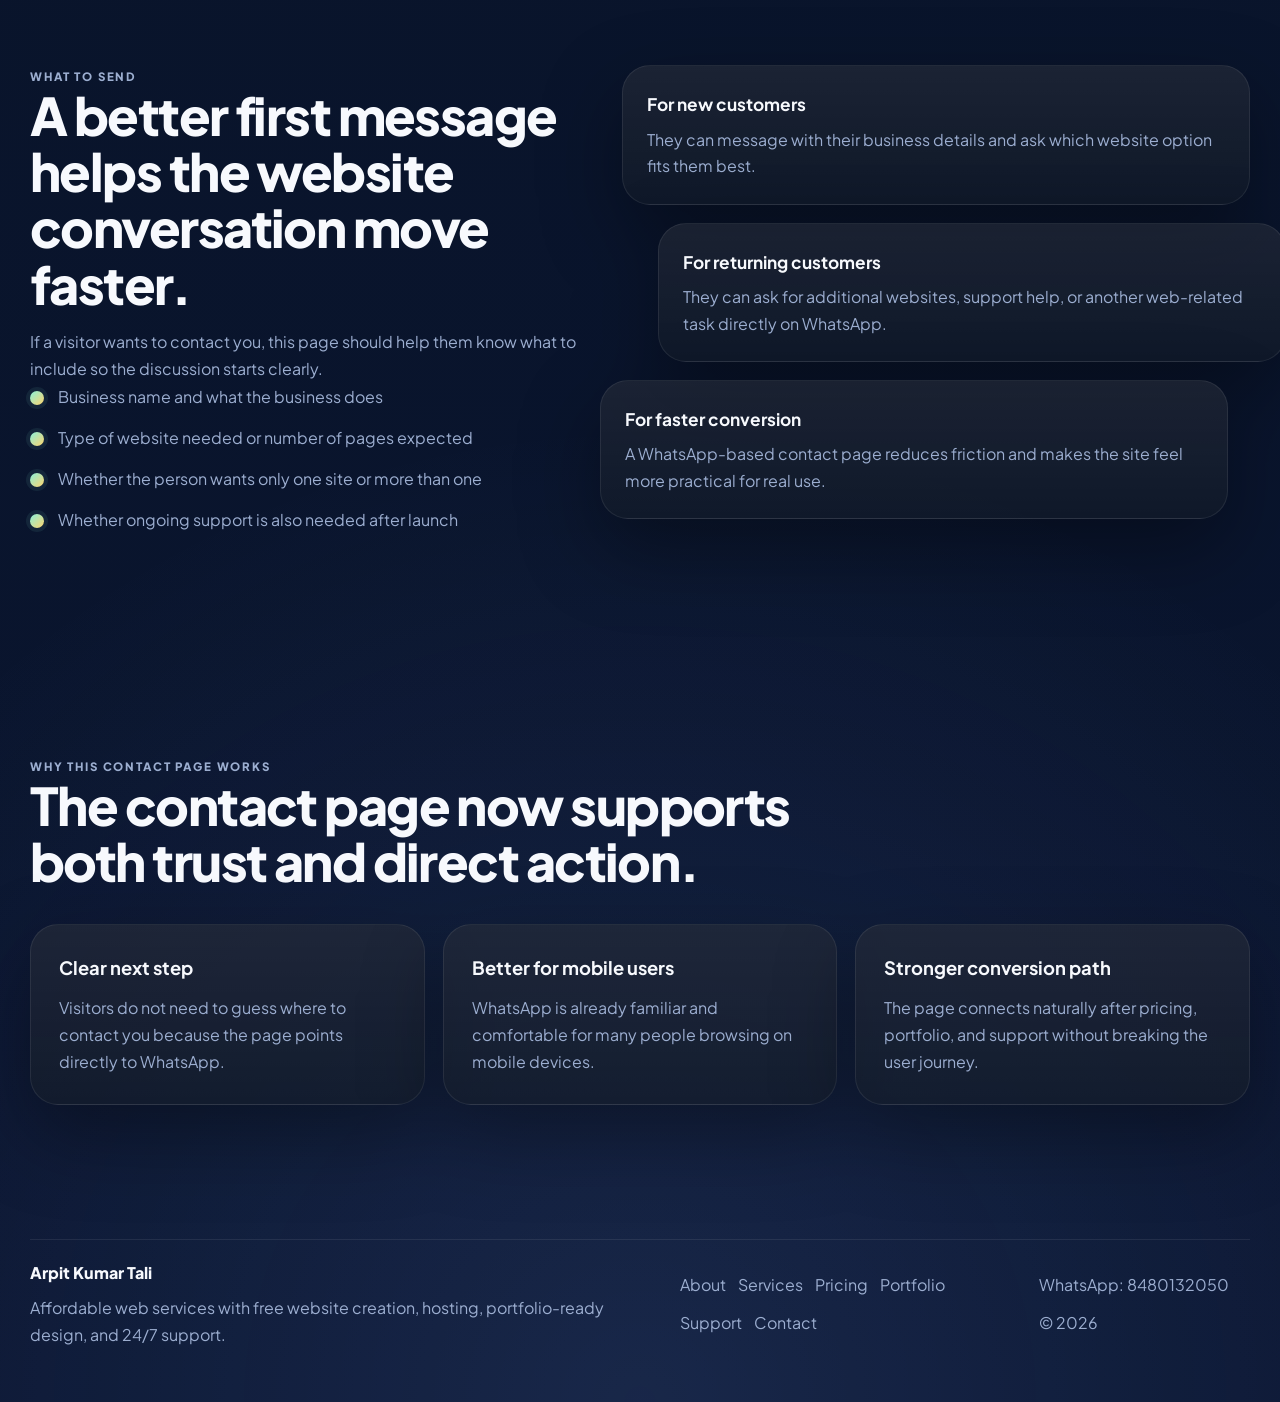
<file: Web-Services.contact.html>
<!DOCTYPE html>
<html lang="en">
<head>
  <meta charset="UTF-8">
  <meta name="viewport" content="width=device-width, initial-scale=1.0">
  <meta
    name="description"
    content="Contact Arpit Kumar Tali on WhatsApp for affordable web services, hosting, and technical support."
  >
  <title>Contact | Arpit Kumar Tali</title>
  <link rel="preconnect" href="https://fonts.googleapis.com">
  <link rel="preconnect" href="https://fonts.gstatic.com" crossorigin>
  <link
    href="https://fonts.googleapis.com/css2?family=Plus+Jakarta+Sans:wght@400;500;600;700;800&display=swap"
    rel="stylesheet"
  >
  <link rel="stylesheet" href="Web-Services.styles.css">
</head>
<body data-page="contact">
  <div class="page-shell">
    <div class="ambient ambient-left"></div>
    <div class="ambient ambient-right"></div>
    <div class="ambient ambient-bottom"></div>
    <div class="progress-bar" aria-hidden="true"></div>

    <header class="site-header">
      <div class="container nav-wrap">
        <a class="brand" href="./Web-Services">
          <span class="brand-mark">AKT</span>
          <span class="brand-copy">
            <strong>Arpit Kumar Tali</strong>
            <span>Web Services</span>
          </span>
        </a>

        <button class="menu-toggle" type="button" aria-expanded="false" aria-controls="site-nav" aria-label="Open menu">
          <span></span>
          <span></span>
          <span></span>
        </button>

        <nav class="site-nav" id="site-nav">
          <a href="./Web-Services" data-nav="home">Home</a>
          <a href="./Web-Services.about" data-nav="about">About</a>
          <a href="./Web-Services.services" data-nav="services">Services</a>
          <a href="./Web-Services.pricing" data-nav="pricing">Pricing</a>
          <a href="./Web-Services.portfolio" data-nav="portfolio">Portfolio</a>
          <a href="./Web-Services.support" data-nav="support">Support</a>
          <a href="./Web-Services.contact" data-nav="contact" class="header-cta">Chat on WhatsApp</a>
        </nav>
      </div>
    </header>

    <main>
      <section class="page-hero">
        <div class="container page-hero-grid">
          <div class="page-copy reveal">
            <p class="eyebrow">Contact On WhatsApp</p>
            <h1>The easiest way to start is a direct message on WhatsApp.</h1>
            <p>
              This contact page is now built around your WhatsApp number so visitors can move from interest to inquiry
              with one clear action. That makes the website feel more direct, more practical, and easier to use.
            </p>
            <div class="button-row">
              <a
                class="btn btn-primary"
                href="https://wa.me/918480132050?text=Hello%20Arpit%20Kumar%20Tali,%20I%20want%20a%20website."
                target="_blank"
                rel="noreferrer"
              >
                Chat on WhatsApp
              </a>
              <a class="btn btn-secondary" href="./Web-Services.pricing">Review Pricing</a>
            </div>
          </div>

          <div class="page-visual reveal" data-tilt>
            <div class="hero-orbit"></div>
            <div class="hero-orbit-dot"></div>
            <div class="hero-orbit-dot secondary"></div>

            <div class="hero-window">
              <div class="window-bar">
                <div class="window-dots">
                  <span></span>
                  <span></span>
                  <span></span>
                </div>
                <div class="window-label">whatsapp-contact.preview</div>
              </div>
              <div class="window-body">
                <div class="window-grid">
                  <article class="mini-card spotlight-card">
                    <span>Primary Contact</span>
                    <strong>WhatsApp</strong>
                    <p>Quick and familiar for most website inquiries.</p>
                  </article>
                  <article class="mini-card spotlight-card">
                    <span>Direct Number</span>
                    <strong>8480132050</strong>
                    <p>Linked directly inside the website contact flow.</p>
                  </article>
                  <article class="mini-card wide spotlight-card">
                    <span>Fastest Start</span>
                    <strong>Message your business type, pages needed, and whether you want support.</strong>
                    <p>This helps the conversation begin with useful details immediately.</p>
                  </article>
                </div>
              </div>
            </div>

            <div class="floating-pill pill-top">WhatsApp-first contact</div>
            <div class="floating-pill pill-middle">Easy to use</div>
            <div class="floating-pill pill-bottom">High-conversion CTA</div>
          </div>
        </div>
      </section>

      <section class="section">
        <div class="container contact-grid">
          <article class="contact-card whatsapp-card reveal">
            <p class="eyebrow">Main Contact</p>
            <h3>WhatsApp Contact Page</h3>
            <p>This page is intentionally designed to push visitors to your WhatsApp number as the main action.</p>
            <div class="whatsapp-number">8480132050</div>
            <div class="support-badges">
              <span>Website inquiries</span>
              <span>Hosting questions</span>
              <span>24/7 support requests</span>
            </div>
            <div class="button-row">
              <a
                class="btn btn-primary"
                href="https://wa.me/918480132050?text=Hello%20Arpit%20Kumar%20Tali,%20I%20want%20a%20website."
                target="_blank"
                rel="noreferrer"
              >
                Open WhatsApp Chat
              </a>
            </div>
            <div class="notice-bar">WhatsApp link: wa.me/918480132050</div>
          </article>

          <article class="contact-card reveal">
            <p class="eyebrow">Quick Summary</p>
            <h3>What visitors can decide before messaging</h3>
            <ul class="bullet-list">
              <li>Main website with hosting starts at &#8377;899/year</li>
              <li>Each additional website is &#8377;699/year</li>
              <li>24/7 support and web-related help is &#8377;19/month</li>
              <li>Portfolio and support pages are available to build trust before contact</li>
            </ul>
          </article>
        </div>
      </section>

      <section class="section">
        <div class="container content-grid">
          <div class="content-copy reveal">
            <p class="eyebrow">What To Send</p>
            <h2>A better first message helps the website conversation move faster.</h2>
            <p>
              If a visitor wants to contact you, this page should help them know what to include so the discussion starts clearly.
            </p>
            <ul class="check-list">
              <li>Business name and what the business does</li>
              <li>Type of website needed or number of pages expected</li>
              <li>Whether the person wants only one site or more than one</li>
              <li>Whether ongoing support is also needed after launch</li>
            </ul>
          </div>

          <div class="content-visual reveal">
            <article class="stack-card">
              <strong>For new customers</strong>
              <p>They can message with their business details and ask which website option fits them best.</p>
            </article>
            <article class="stack-card accent">
              <strong>For returning customers</strong>
              <p>They can ask for additional websites, support help, or another web-related task directly on WhatsApp.</p>
            </article>
            <article class="stack-card alt">
              <strong>For faster conversion</strong>
              <p>A WhatsApp-based contact page reduces friction and makes the site feel more practical for real use.</p>
            </article>
          </div>
        </div>
      </section>

      <section class="section">
        <div class="container">
          <div class="section-heading reveal">
            <p class="eyebrow">Why This Contact Page Works</p>
            <h2>The contact page now supports both trust and direct action.</h2>
          </div>

          <div class="grid-3">
            <article class="info-card spotlight-card reveal">
              <h3>Clear next step</h3>
              <p>Visitors do not need to guess where to contact you because the page points directly to WhatsApp.</p>
            </article>
            <article class="info-card spotlight-card reveal">
              <h3>Better for mobile users</h3>
              <p>WhatsApp is already familiar and comfortable for many people browsing on mobile devices.</p>
            </article>
            <article class="info-card spotlight-card reveal">
              <h3>Stronger conversion path</h3>
              <p>The page connects naturally after pricing, portfolio, and support without breaking the user journey.</p>
            </article>
          </div>
        </div>
      </section>
    </main>

    <footer class="site-footer">
      <div class="container footer-shell">
        <div class="footer-copy">
          <strong>Arpit Kumar Tali</strong>
          <p>Affordable web services with free website creation, hosting, portfolio-ready design, and 24/7 support.</p>
        </div>

        <div class="footer-links">
          <a href="./Web-Services.about">About</a>
          <a href="./Web-Services.services">Services</a>
          <a href="./Web-Services.pricing">Pricing</a>
          <a href="./Web-Services.portfolio">Portfolio</a>
          <a href="./Web-Services.support">Support</a>
          <a href="./Web-Services.contact">Contact</a>
        </div>

        <div class="footer-meta">
          <a href="https://wa.me/918480132050?text=Hello%20Arpit%20Kumar%20Tali,%20I%20want%20a%20website." target="_blank" rel="noreferrer">WhatsApp: 8480132050</a>
          <span>&copy; <span class="js-year"></span></span>
        </div>
      </div>
    </footer>

    <a class="whatsapp-fab" href="https://wa.me/918480132050?text=Hello%20Arpit%20Kumar%20Tali,%20I%20want%20a%20website." target="_blank" rel="noreferrer">
      WhatsApp
    </a>
  </div>

  <script src="Web-Services.script.js"></script>
</body>
</html>
</file>
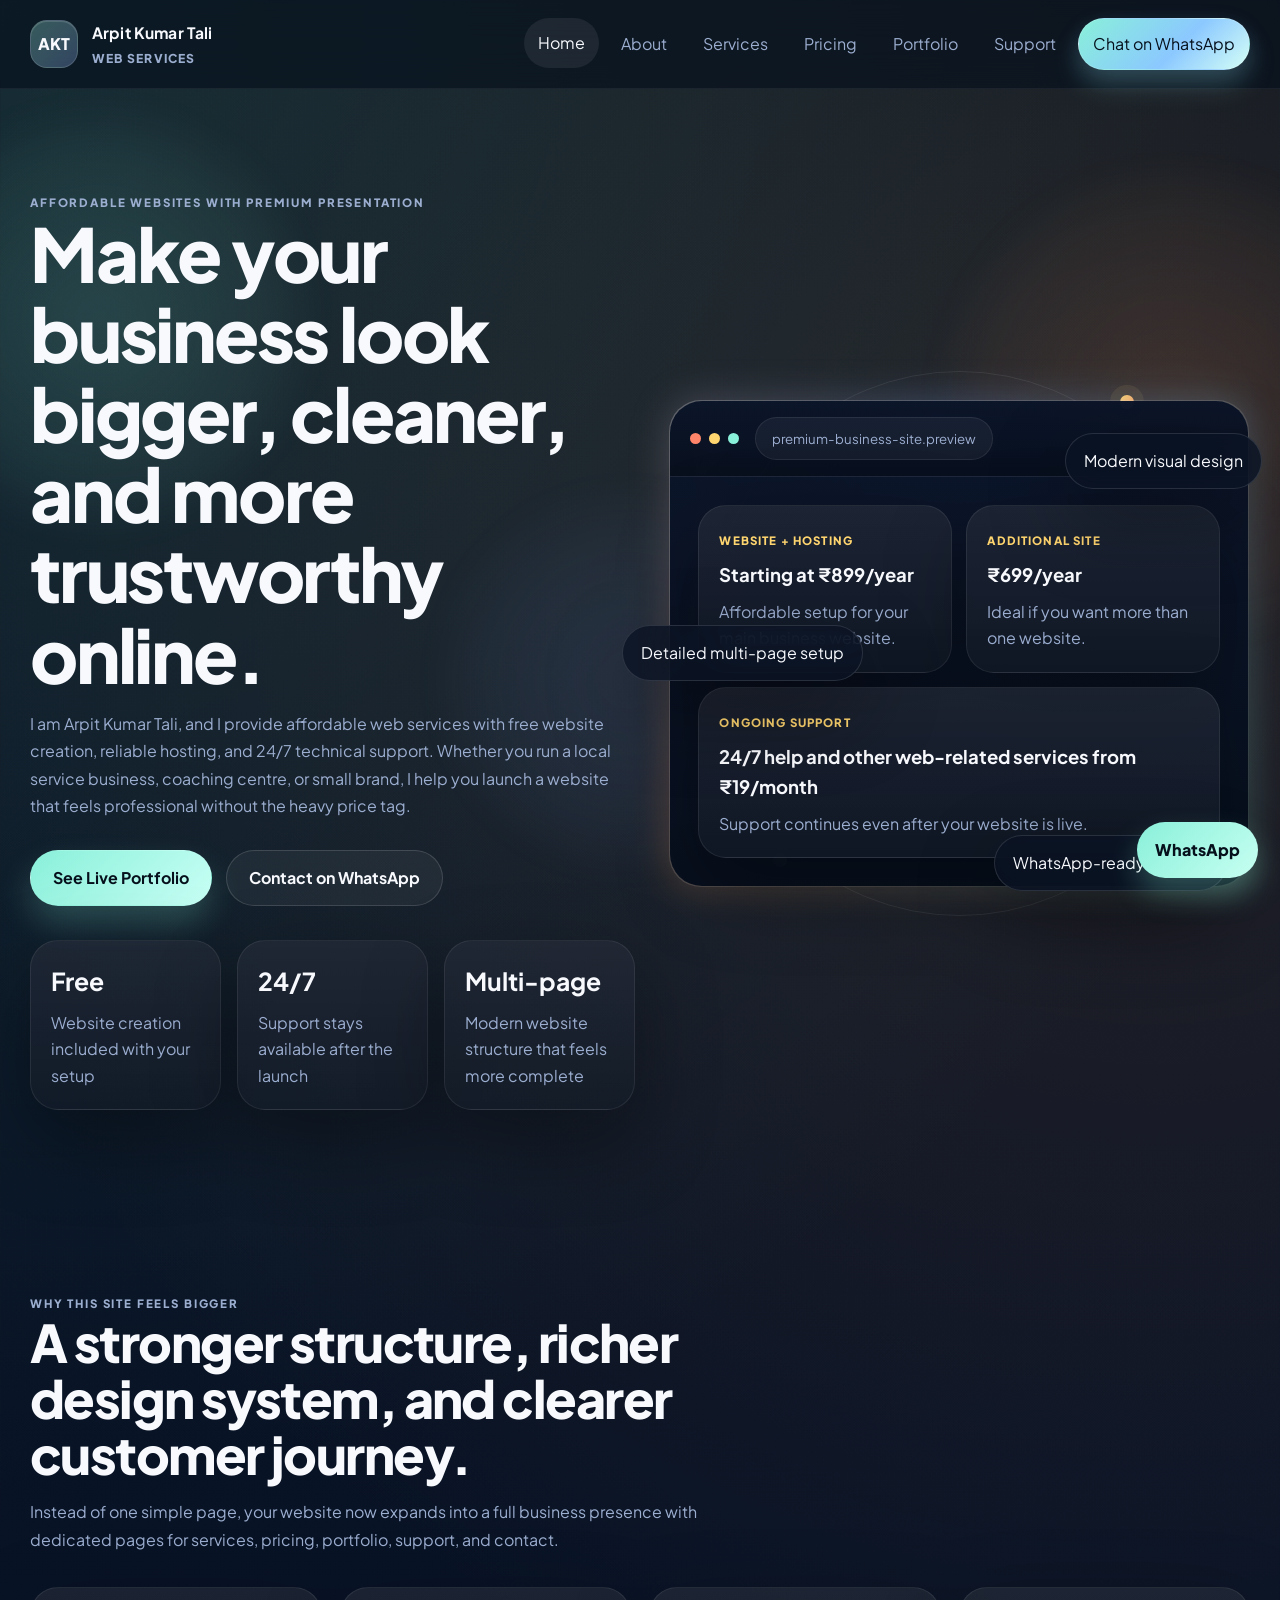
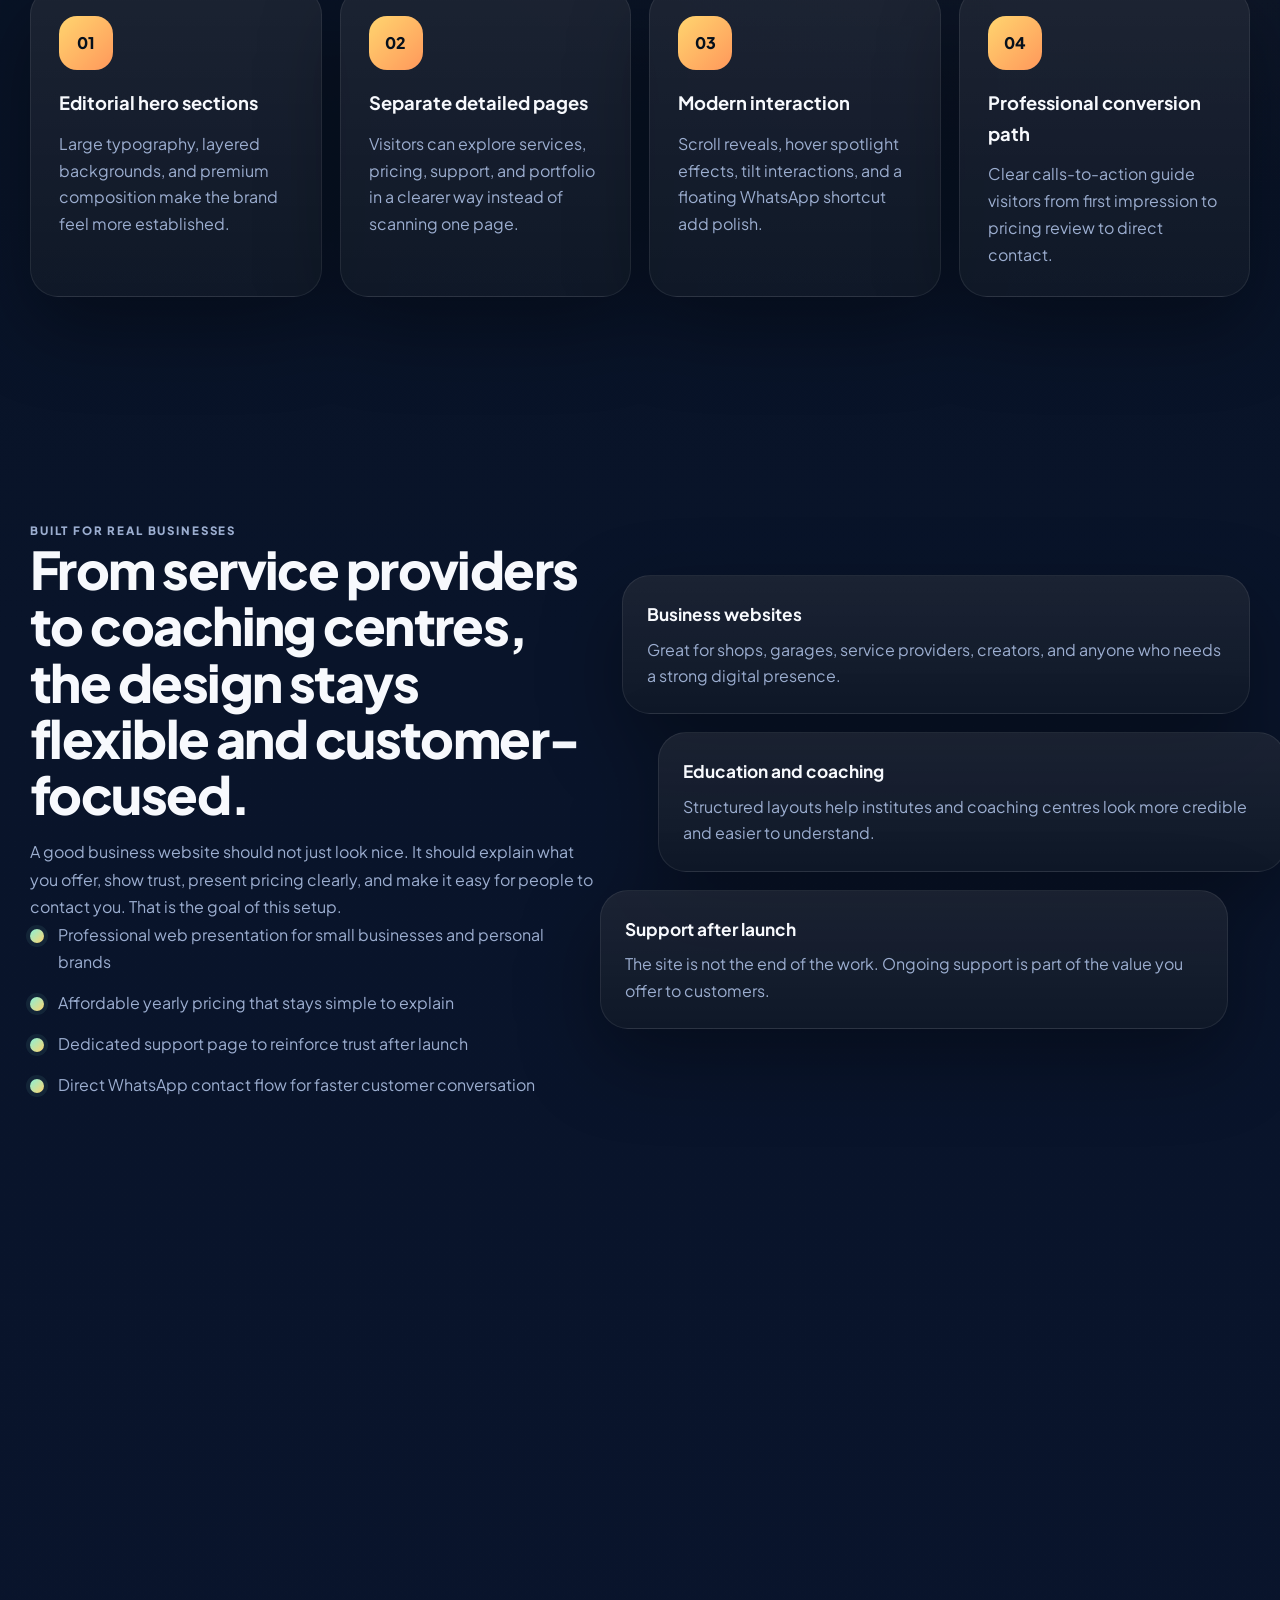
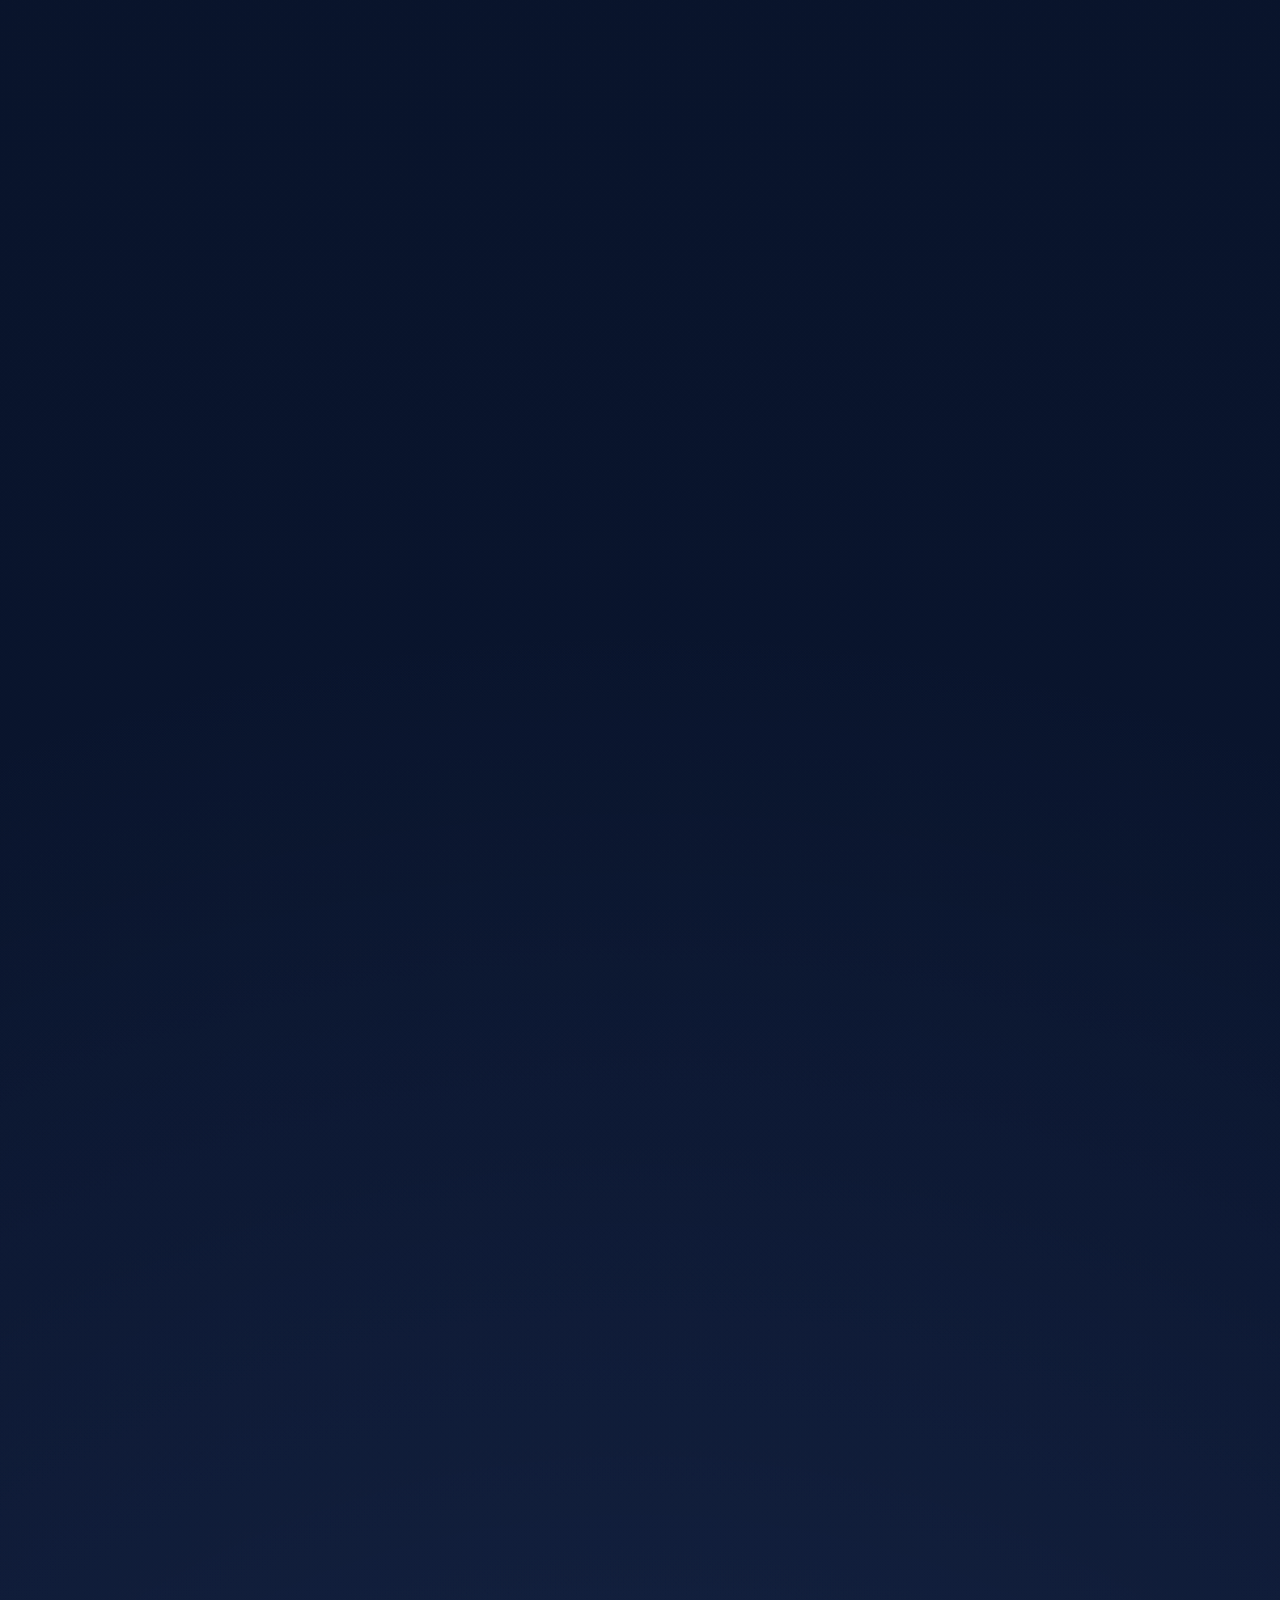
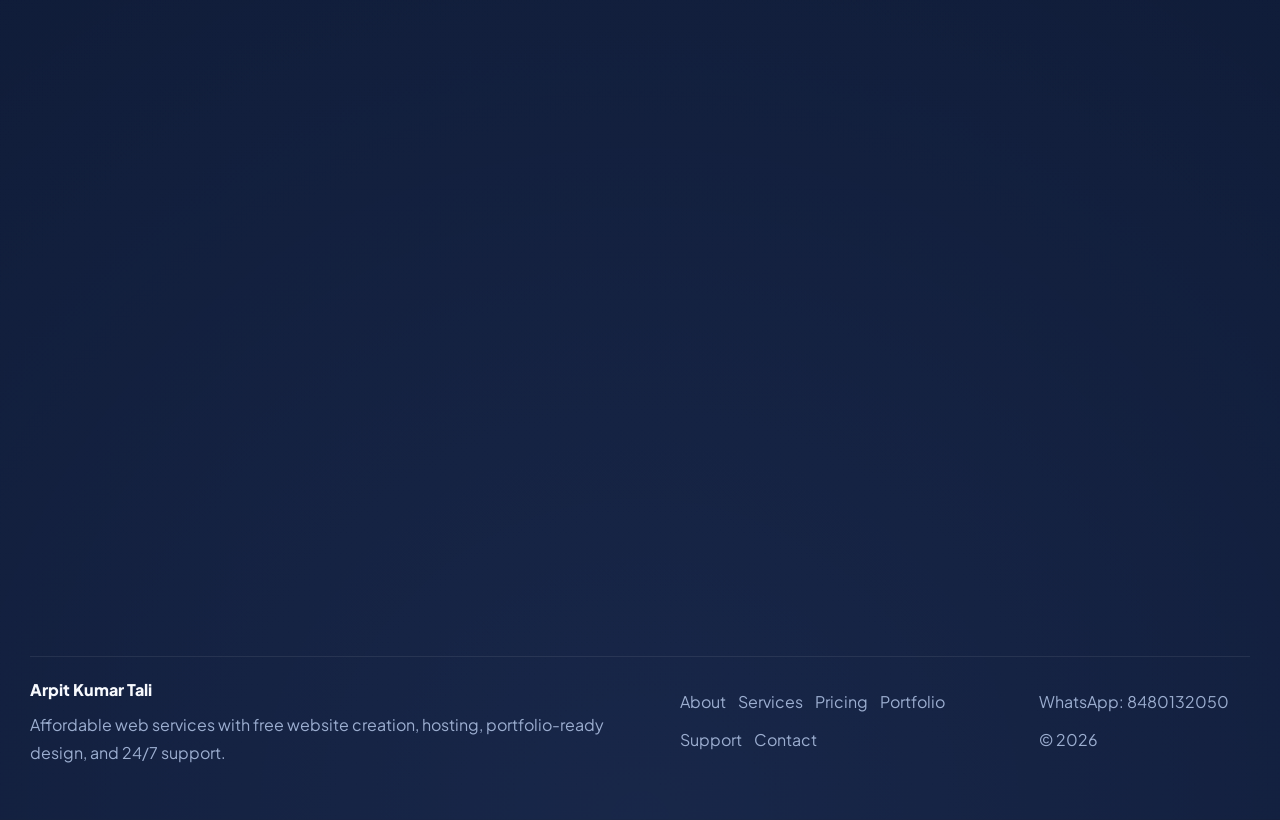
<file: Web-Services.html>
<!DOCTYPE html>
<html lang="en">
<head>
  <meta charset="UTF-8">
  <meta name="viewport" content="width=device-width, initial-scale=1.0">
  <meta
    name="description"
    content="Affordable web services by Arpit Kumar Tali with detailed website design, hosting, portfolio work, and 24/7 technical support."
  >
  <title>Arpit Kumar Tali | Affordable Web Services</title>
  <link rel="preconnect" href="https://fonts.googleapis.com">
  <link rel="preconnect" href="https://fonts.gstatic.com" crossorigin>
  <link
    href="https://fonts.googleapis.com/css2?family=Plus+Jakarta+Sans:wght@400;500;600;700;800&display=swap"
    rel="stylesheet"
  >
  <link rel="stylesheet" href="Web-Services.styles.css">
</head>
<body data-page="home">
  <div class="page-shell">
    <div class="ambient ambient-left"></div>
    <div class="ambient ambient-right"></div>
    <div class="ambient ambient-bottom"></div>
    <div class="progress-bar" aria-hidden="true"></div>

    <header class="site-header">
      <div class="container nav-wrap">
        <a class="brand" href="index.html">
          <span class="brand-mark">AKT</span>
          <span class="brand-copy">
            <strong>Arpit Kumar Tali</strong>
            <span>Web Services</span>
          </span>
        </a>

        <button class="menu-toggle" type="button" aria-expanded="false" aria-controls="site-nav" aria-label="Open menu">
          <span></span>
          <span></span>
          <span></span>
        </button>

        <nav class="site-nav" id="site-nav">
          <a href="./Web-Services" data-nav="home">Home</a>
          <a href="./Web-Services.about" data-nav="about">About</a>
          <a href="./Web-Services.Services" data-nav="services">Services</a>
          <a href="./Web-Services.pricing" data-nav="pricing">Pricing</a>
          <a href="./Web-Services.portfolio" data-nav="portfolio">Portfolio</a>
          <a href="./Web-Services.support" data-nav="support">Support</a>
          <a href="./Web-Services.contact" data-nav="contact" class="header-cta">Chat on WhatsApp</a>
        </nav>
      </div>
    </header>

    <main>
      <section class="hero-home">
        <div class="container hero-grid">
          <div class="hero-copy reveal">
            <p class="eyebrow">Affordable websites with premium presentation</p>
            <h1>Make your business look bigger, cleaner, and more trustworthy online.</h1>
            <p>
              I am Arpit Kumar Tali, and I provide affordable web services with free website creation, reliable hosting,
              and 24/7 technical support. Whether you run a local service business, coaching centre, or small brand,
              I help you launch a website that feels professional without the heavy price tag.
            </p>

            <div class="button-row">
              <a class="btn btn-primary" href="./Web-Services.portfolio">See Live Portfolio</a>
              <a class="btn btn-secondary" href="./Web-Services.contact">Contact on WhatsApp</a>
            </div>

            <div class="hero-highlights">
              <article class="spotlight-card">
                <strong>Free</strong>
                <span>Website creation included with your setup</span>
              </article>
              <article class="spotlight-card">
                <strong>24/7</strong>
                <span>Support stays available after the launch</span>
              </article>
              <article class="spotlight-card">
                <strong>Multi-page</strong>
                <span>Modern website structure that feels more complete</span>
              </article>
            </div>
          </div>

          <div class="hero-visual reveal" data-tilt>
            <div class="hero-orbit"></div>
            <div class="hero-orbit-dot"></div>
            <div class="hero-orbit-dot secondary"></div>

            <div class="hero-window">
              <div class="window-bar">
                <div class="window-dots">
                  <span></span>
                  <span></span>
                  <span></span>
                </div>
                <div class="window-label">premium-business-site.preview</div>
              </div>

              <div class="window-body">
                <div class="window-grid">
                  <article class="metric-card spotlight-card">
                    <span>Website + Hosting</span>
                    <strong>Starting at &#8377;899/year</strong>
                    <p>Affordable setup for your main business website.</p>
                  </article>
                  <article class="metric-card spotlight-card">
                    <span>Additional Site</span>
                    <strong>&#8377;699/year</strong>
                    <p>Ideal if you want more than one website.</p>
                  </article>
                  <article class="metric-card wide spotlight-card">
                    <span>Ongoing Support</span>
                    <strong>24/7 help and other web-related services from &#8377;19/month</strong>
                    <p>Support continues even after your website is live.</p>
                  </article>
                </div>
              </div>
            </div>

            <div class="floating-pill pill-top">Modern visual design</div>
            <div class="floating-pill pill-middle">Detailed multi-page setup</div>
            <div class="floating-pill pill-bottom">WhatsApp-ready contact</div>
          </div>
        </div>
      </section>

      <section class="section">
        <div class="container">
          <div class="section-heading reveal">
            <p class="eyebrow">Why This Site Feels Bigger</p>
            <h2>A stronger structure, richer design system, and clearer customer journey.</h2>
            <p>
              Instead of one simple page, your website now expands into a full business presence with dedicated pages
              for services, pricing, portfolio, support, and contact.
            </p>
          </div>

          <div class="grid-4">
            <article class="panel-card spotlight-card reveal">
              <div class="icon-chip">01</div>
              <h3>Editorial hero sections</h3>
              <p>Large typography, layered backgrounds, and premium composition make the brand feel more established.</p>
            </article>
            <article class="panel-card spotlight-card reveal">
              <div class="icon-chip">02</div>
              <h3>Separate detailed pages</h3>
              <p>Visitors can explore services, pricing, support, and portfolio in a clearer way instead of scanning one page.</p>
            </article>
            <article class="panel-card spotlight-card reveal">
              <div class="icon-chip">03</div>
              <h3>Modern interaction</h3>
              <p>Scroll reveals, hover spotlight effects, tilt interactions, and a floating WhatsApp shortcut add polish.</p>
            </article>
            <article class="panel-card spotlight-card reveal">
              <div class="icon-chip">04</div>
              <h3>Professional conversion path</h3>
              <p>Clear calls-to-action guide visitors from first impression to pricing review to direct contact.</p>
            </article>
          </div>
        </div>
      </section>

      <section class="section">
        <div class="container content-grid">
          <div class="content-copy reveal">
            <p class="eyebrow">Built For Real Businesses</p>
            <h2>From service providers to coaching centres, the design stays flexible and customer-focused.</h2>
            <p>
              A good business website should not just look nice. It should explain what you offer, show trust,
              present pricing clearly, and make it easy for people to contact you. That is the goal of this setup.
            </p>
            <ul class="check-list">
              <li>Professional web presentation for small businesses and personal brands</li>
              <li>Affordable yearly pricing that stays simple to explain</li>
              <li>Dedicated support page to reinforce trust after launch</li>
              <li>Direct WhatsApp contact flow for faster customer conversation</li>
            </ul>
          </div>

          <div class="content-visual reveal">
            <article class="stack-card">
              <strong>Business websites</strong>
              <p>Great for shops, garages, service providers, creators, and anyone who needs a strong digital presence.</p>
            </article>
            <article class="stack-card accent">
              <strong>Education and coaching</strong>
              <p>Structured layouts help institutes and coaching centres look more credible and easier to understand.</p>
            </article>
            <article class="stack-card alt">
              <strong>Support after launch</strong>
              <p>The site is not the end of the work. Ongoing support is part of the value you offer to customers.</p>
            </article>
          </div>
        </div>
      </section>

      <section class="section">
        <div class="container">
          <div class="section-heading reveal">
            <p class="eyebrow">Explore The Full Website</p>
            <h2>Each page has its own role, so the whole brand feels more complete.</h2>
          </div>

          <div class="grid-3">
            <article class="info-card spotlight-card reveal">
              <h3>About</h3>
              <p>Explains who you are, how you work, and why your affordable setup is valuable for clients.</p>
              <div class="case-links">
                <a class="text-link" href="./Web-Services.about">Open About page</a>
              </div>
            </article>
            <article class="info-card spotlight-card reveal">
              <h3>Services</h3>
              <p>Breaks down website creation, hosting, redesign support, and other web-related services in detail.</p>
              <div class="case-links">
                <a class="text-link" href="./Web-Services.services">Open Services page</a>
              </div>
            </article>
            <article class="info-card spotlight-card reveal">
              <h3>Pricing</h3>
              <p>Presents your plans clearly so customers can quickly understand the value and the low entry cost.</p>
              <div class="case-links">
                <a class="text-link" href="./Web-Services.pricing">Open Pricing page</a>
              </div>
            </article>
            <article class="info-card spotlight-card reveal">
              <h3>Portfolio</h3>
              <p>Shows live customer websites, making the business look more proven and trustworthy.</p>
              <div class="case-links">
                <a class="text-link" href="./Web-Services.portfolio">Open Portfolio page</a>
              </div>
            </article>
            <article class="info-card spotlight-card reveal">
              <h3>Support</h3>
              <p>Highlights your 24/7 support model and reinforces that customers are not left alone after launch.</p>
              <div class="case-links">
                <a class="text-link" href="./Web-Services.support">Open Support page</a>
              </div>
            </article>
            <article class="info-card spotlight-card reveal">
              <h3>Contact</h3>
              <p>Connects directly to WhatsApp, making it easy for people to inquire and start a project.</p>
              <div class="case-links">
                <a class="text-link" href="./Web-Services.contact">Open Contact page</a>
              </div>
            </article>
          </div>
        </div>
      </section>

      <section class="section">
        <div class="container">
          <div class="section-heading reveal">
            <p class="eyebrow">Live Work</p>
            <h2>Customer websites already delivered.</h2>
          </div>

          <div class="case-grid">
            <article class="case-study reveal">
              <div class="case-preview garage">
                <span class="case-tag">Automotive</span>
                <h3>NewGen Smart Garage</h3>
                <p>Affordable 2-wheeler care presented through a bold and modern service-first website.</p>
              </div>
              <div class="case-meta">
                <h3>What it shows</h3>
                <ul class="meta-list">
                  <li>Strong visual branding for a local service business</li>
                  <li>Clean service presentation and confident messaging</li>
                  <li>Professional look without making the design feel expensive</li>
                </ul>
                <div class="case-links">
                  <a class="text-link" href="https://techfortonicofficial.github.io/NeoGen-Smart-Garage/" target="_blank" rel="noreferrer">Visit live website</a>
                </div>
              </div>
            </article>

            <article class="case-study reveal">
              <div class="case-preview coaching">
                <span class="case-tag">Education</span>
                <h3>Shree Coaching Centre</h3>
                <p>Warm educational design for an online coaching institute that needs to feel clear and approachable.</p>
              </div>
              <div class="case-meta">
                <h3>What it shows</h3>
                <ul class="meta-list">
                  <li>Cleaner structure for student-focused information</li>
                  <li>Friendly visual language with a more premium layout</li>
                  <li>Clear messaging for professional educational branding</li>
                </ul>
                <div class="case-links">
                  <a class="text-link" href="https://techfortonicofficial.github.io/Shree-Coaching-Centre/" target="_blank" rel="noreferrer">Visit live website</a>
                </div>
              </div>
            </article>
          </div>
        </div>
      </section>

      <section class="section">
        <div class="container">
          <div class="cta-card reveal">
            <div>
              <p class="eyebrow">Ready To Launch</p>
              <h2>Get a website that looks more professional, feels more complete, and stays affordable.</h2>
              <p>
                Start with your main website, add more pages or extra sites later, and keep support available through WhatsApp.
              </p>
            </div>
            <div class="button-row">
              <a class="btn btn-primary" href="./Web-Services.contact">Chat on WhatsApp</a>
              <a class="btn btn-secondary" href="./Web-Services.pricing">Review Pricing</a>
            </div>
          </div>
        </div>
      </section>
    </main>

    <footer class="site-footer">
      <div class="container footer-shell">
        <div class="footer-copy">
          <strong>Arpit Kumar Tali</strong>
          <p>Affordable web services with free website creation, hosting, portfolio-ready design, and 24/7 support.</p>
        </div>

        <div class="footer-links">
          <a href="./Web-Services.about">About</a>
          <a href="./Web-Services.services">Services</a>
          <a href="./Web-Services.pricing">Pricing</a>
          <a href="./Web-Services.portfolio">Portfolio</a>
          <a href="./Web-Services.support">Support</a>
          <a href="./Web-Services.contact">Contact</a>
        </div>

        <div class="footer-meta">
          <a href="https://wa.me/918480132050?text=Hello%20Arpit%20Kumar%20Tali,%20I%20want%20a%20website." target="_blank" rel="noreferrer">WhatsApp: 8480132050</a>
          <span>&copy; <span class="js-year"></span></span>
        </div>
      </div>
    </footer>

    <a class="whatsapp-fab" href="https://wa.me/918480132050?text=Hello%20Arpit%20Kumar%20Tali,%20I%20want%20a%20website." target="_blank" rel="noreferrer">
      WhatsApp
    </a>
  </div>

  <script src="Web-Services.script.js"></script>
</body>
</html>
</file>
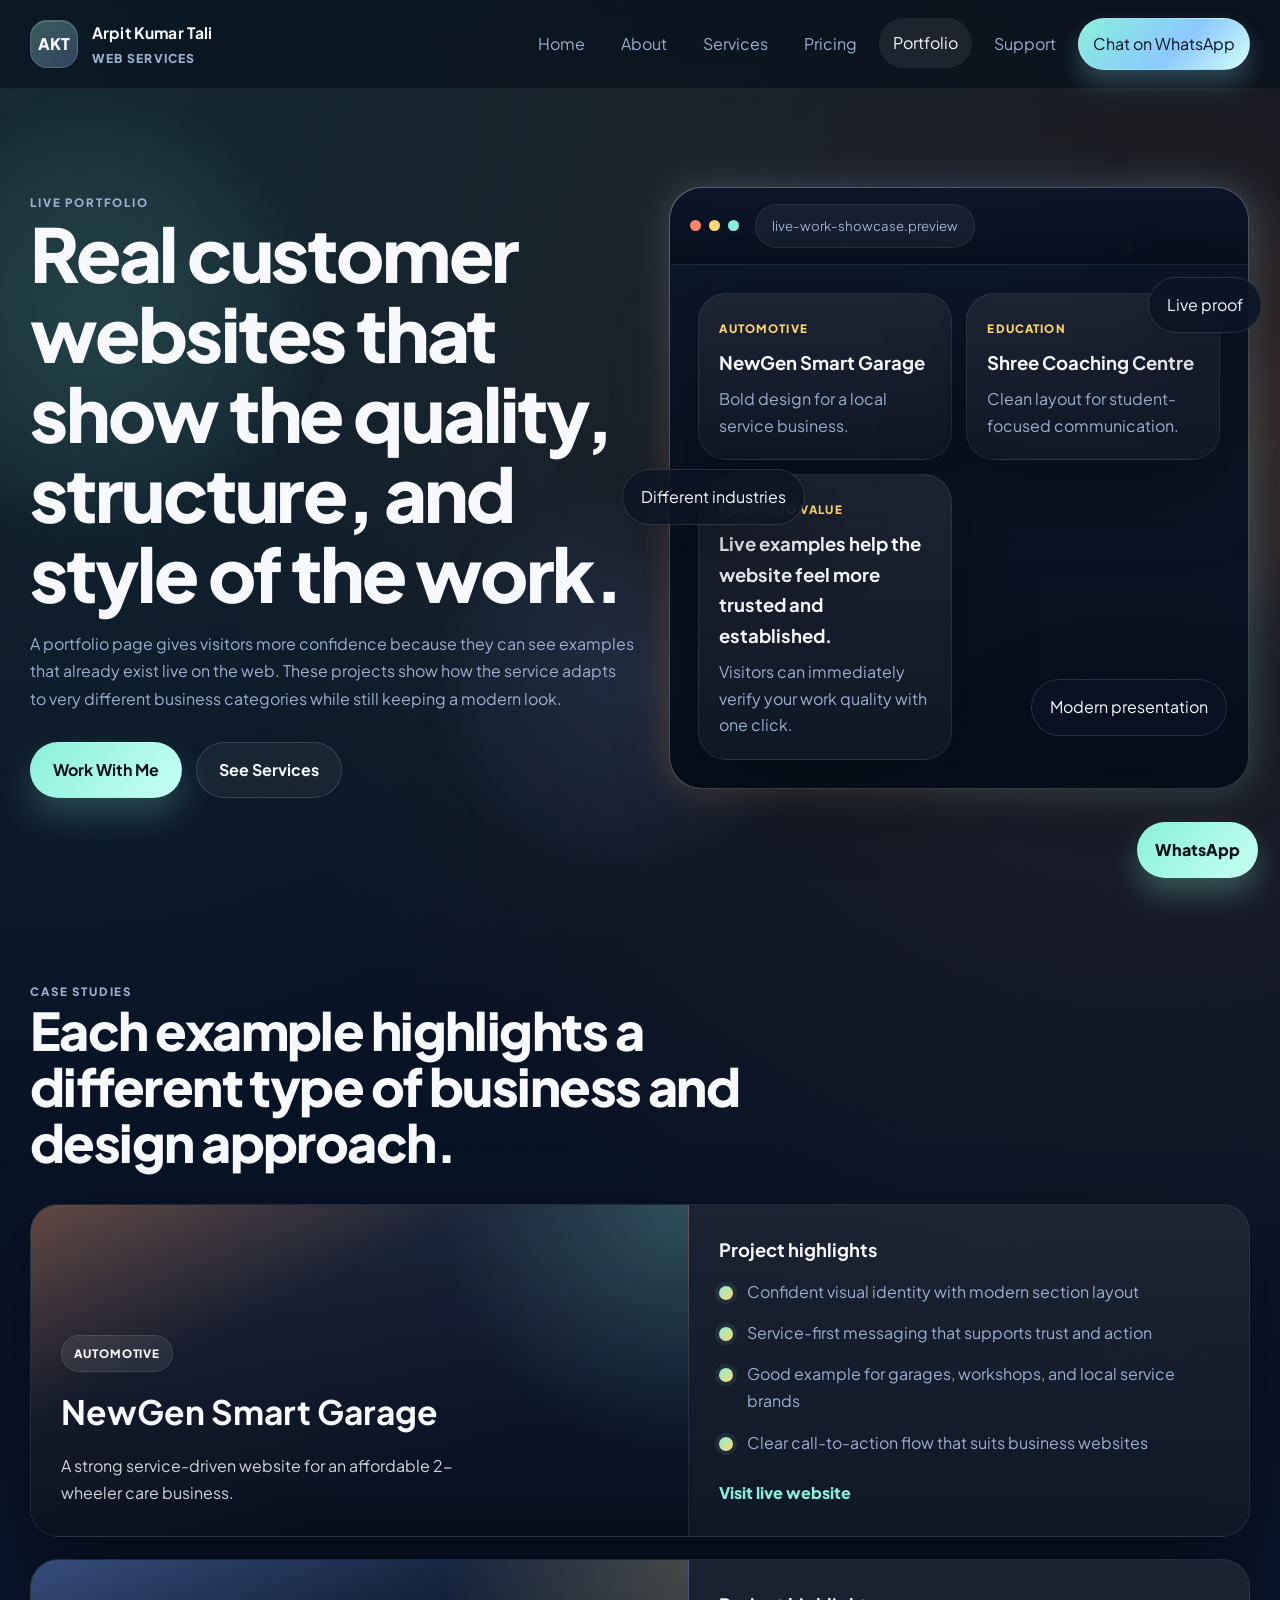
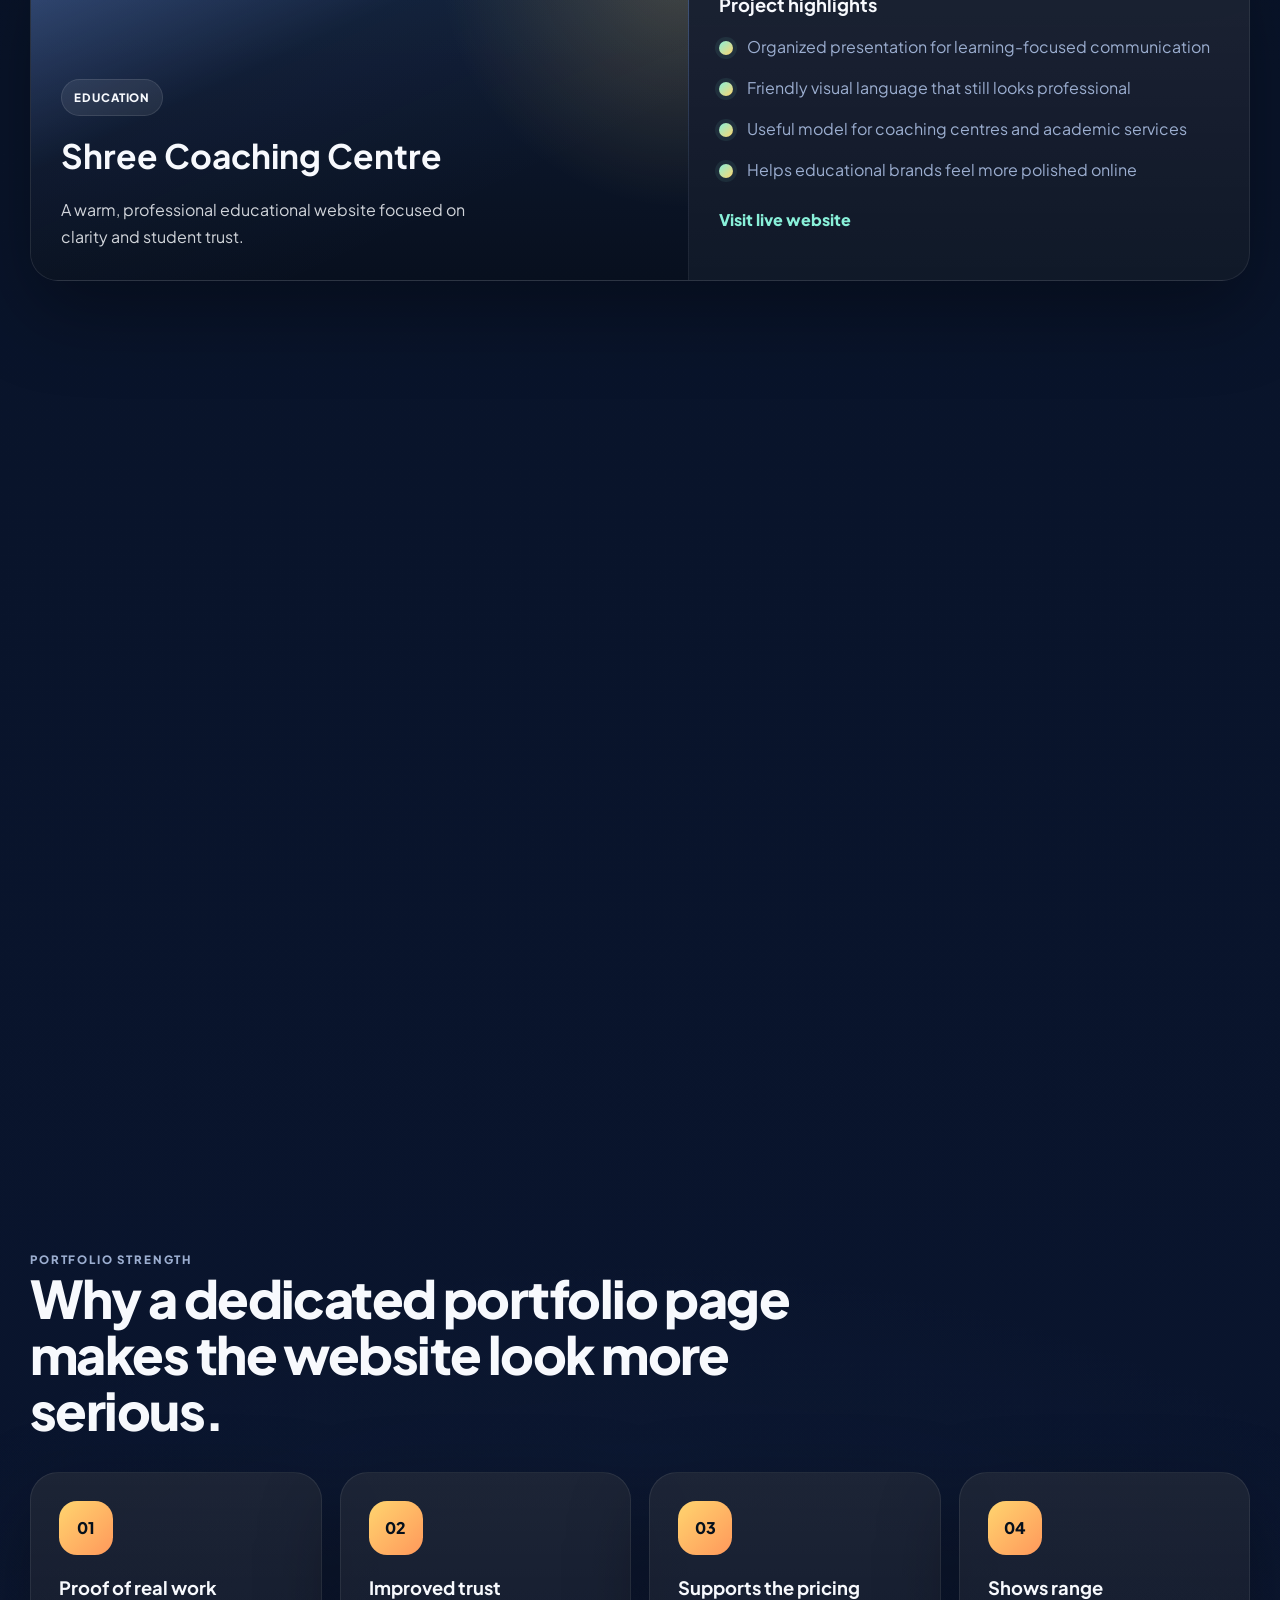
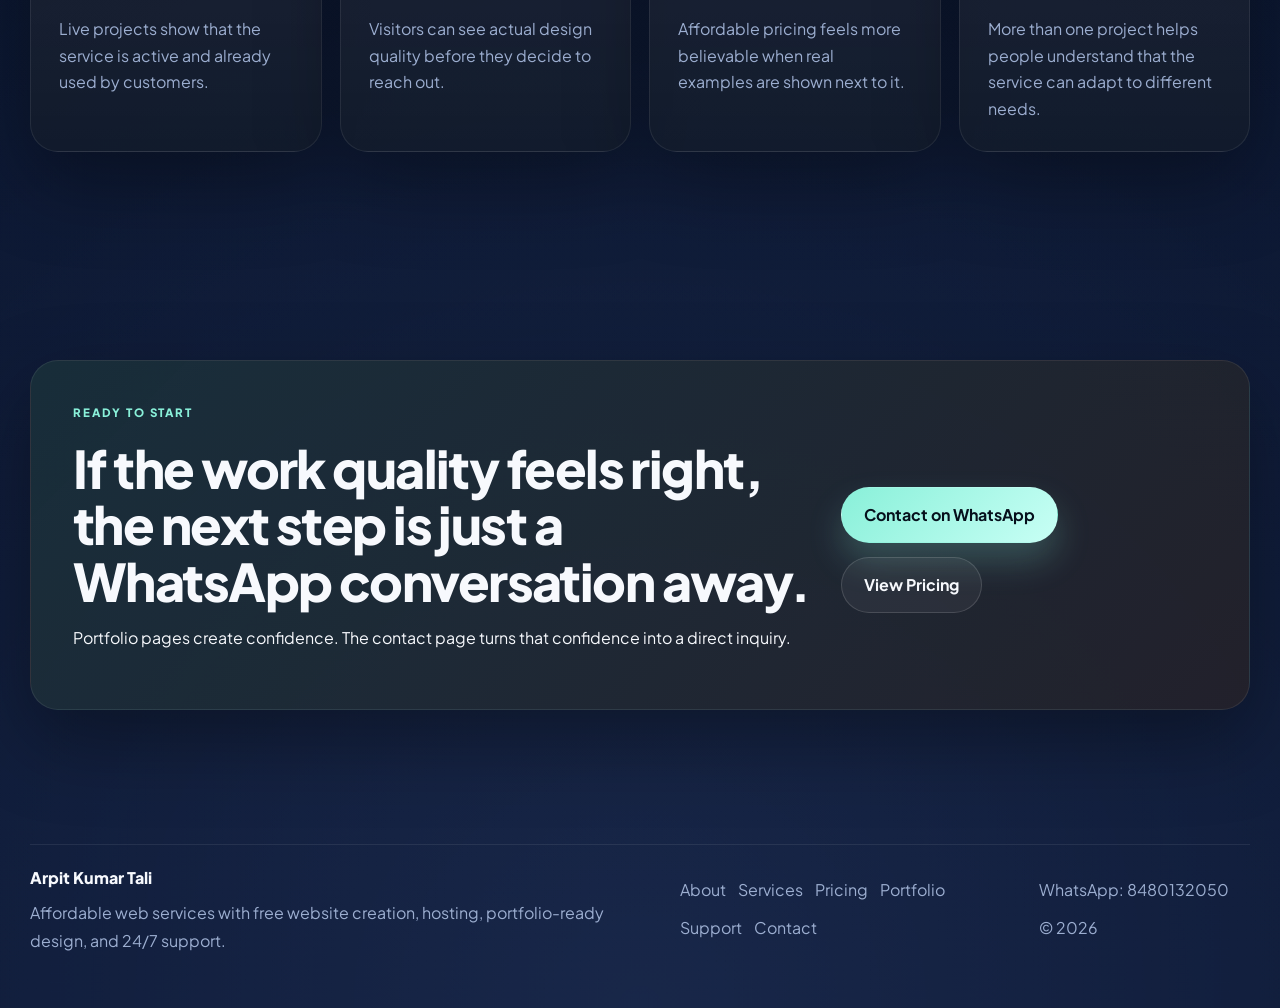
<file: Web-Services.portfolio.html>
<!DOCTYPE html>
<html lang="en">
<head>
  <meta charset="UTF-8">
  <meta name="viewport" content="width=device-width, initial-scale=1.0">
  <meta
    name="description"
    content="Portfolio website for Arpit Kumar Tali featuring live customer websites and project presentation."
  >
  <title>Portfolio | Arpit Kumar Tali</title>
  <link rel="preconnect" href="https://fonts.googleapis.com">
  <link rel="preconnect" href="https://fonts.gstatic.com" crossorigin>
  <link
    href="https://fonts.googleapis.com/css2?family=Plus+Jakarta+Sans:wght@400;500;600;700;800&display=swap"
    rel="stylesheet"
  >
  <link rel="stylesheet" href="Web-Services.styles.css">
</head>
<body data-page="portfolio">
  <div class="page-shell">
    <div class="ambient ambient-left"></div>
    <div class="ambient ambient-right"></div>
    <div class="ambient ambient-bottom"></div>
    <div class="progress-bar" aria-hidden="true"></div>

    <header class="site-header">
      <div class="container nav-wrap">
        <a class="brand" href="./Web-Services">
          <span class="brand-mark">AKT</span>
          <span class="brand-copy">
            <strong>Arpit Kumar Tali</strong>
            <span>Web Services</span>
          </span>
        </a>

        <button class="menu-toggle" type="button" aria-expanded="false" aria-controls="site-nav" aria-label="Open menu">
          <span></span>
          <span></span>
          <span></span>
        </button>

        <nav class="site-nav" id="site-nav">
          <a href="./Web-Services" data-nav="home">Home</a>
          <a href="./Web-Services.about" data-nav="about">About</a>
          <a href="./Web-Services.services" data-nav="services">Services</a>
          <a href="./Web-Services.pricing" data-nav="pricing">Pricing</a>
          <a href="./Web-Services.portfolio" data-nav="portfolio">Portfolio</a>
          <a href="./Web-Services.support" data-nav="support">Support</a>
          <a href="./Web-Services.contact" data-nav="contact" class="header-cta">Chat on WhatsApp</a>
        </nav>
      </div>
    </header>

    <main>
      <section class="page-hero">
        <div class="container page-hero-grid">
          <div class="page-copy reveal">
            <p class="eyebrow">Live Portfolio</p>
            <h1>Real customer websites that show the quality, structure, and style of the work.</h1>
            <p>
              A portfolio page gives visitors more confidence because they can see examples that already exist live on the web.
              These projects show how the service adapts to very different business categories while still keeping a modern look.
            </p>
            <div class="button-row">
              <a class="btn btn-primary" href="./Web-Services.contact">Work With Me</a>
              <a class="btn btn-secondary" href="./Web-Services.services">See Services</a>
            </div>
          </div>

          <div class="page-visual reveal" data-tilt>
            <div class="hero-orbit"></div>
            <div class="hero-orbit-dot"></div>
            <div class="hero-orbit-dot secondary"></div>

            <div class="hero-window">
              <div class="window-bar">
                <div class="window-dots">
                  <span></span>
                  <span></span>
                  <span></span>
                </div>
                <div class="window-label">live-work-showcase.preview</div>
              </div>
              <div class="window-body">
                <div class="window-grid">
                  <article class="mini-card spotlight-card">
                    <span>Automotive</span>
                    <strong>NewGen Smart Garage</strong>
                    <p>Bold design for a local service business.</p>
                  </article>
                  <article class="mini-card spotlight-card">
                    <span>Education</span>
                    <strong>Shree Coaching Centre</strong>
                    <p>Clean layout for student-focused communication.</p>
                  </article>
                  <article class="mini-card wide spotlight-card">
                    <span>Portfolio Value</span>
                    <strong>Live examples help the website feel more trusted and established.</strong>
                    <p>Visitors can immediately verify your work quality with one click.</p>
                  </article>
                </div>
              </div>
            </div>

            <div class="floating-pill pill-top">Live proof</div>
            <div class="floating-pill pill-middle">Different industries</div>
            <div class="floating-pill pill-bottom">Modern presentation</div>
          </div>
        </div>
      </section>

      <section class="section">
        <div class="container">
          <div class="section-heading reveal">
            <p class="eyebrow">Case Studies</p>
            <h2>Each example highlights a different type of business and design approach.</h2>
          </div>

          <div class="case-grid">
            <article class="case-study reveal">
              <div class="case-preview garage">
                <span class="case-tag">Automotive</span>
                <h3>NewGen Smart Garage</h3>
                <p>A strong service-driven website for an affordable 2-wheeler care business.</p>
              </div>
              <div class="case-meta">
                <h3>Project highlights</h3>
                <ul class="meta-list">
                  <li>Confident visual identity with modern section layout</li>
                  <li>Service-first messaging that supports trust and action</li>
                  <li>Good example for garages, workshops, and local service brands</li>
                  <li>Clear call-to-action flow that suits business websites</li>
                </ul>
                <div class="case-links">
                  <a class="text-link" href="https://techfortonicofficial.github.io/NeoGen-Smart-Garage/" target="_blank" rel="noreferrer">Visit live website</a>
                </div>
              </div>
            </article>

            <article class="case-study reveal">
              <div class="case-preview coaching">
                <span class="case-tag">Education</span>
                <h3>Shree Coaching Centre</h3>
                <p>A warm, professional educational website focused on clarity and student trust.</p>
              </div>
              <div class="case-meta">
                <h3>Project highlights</h3>
                <ul class="meta-list">
                  <li>Organized presentation for learning-focused communication</li>
                  <li>Friendly visual language that still looks professional</li>
                  <li>Useful model for coaching centres and academic services</li>
                  <li>Helps educational brands feel more polished online</li>
                </ul>
                <div class="case-links">
                  <a class="text-link" href="https://techfortonicofficial.github.io/Shree-Coaching-Centre/" target="_blank" rel="noreferrer">Visit live website</a>
                </div>
              </div>
            </article>
          </div>
        </div>
      </section>

      <section class="section">
        <div class="container content-grid">
          <div class="content-copy reveal">
            <p class="eyebrow">What These Projects Prove</p>
            <h2>The same service can adapt to very different industries while still feeling premium.</h2>
            <p>
              A strong portfolio is not just about having links. It should show that the design approach can change
              with the business type, tone, and customer expectation.
            </p>
            <ul class="check-list">
              <li>Strong presentation for local service businesses</li>
              <li>Warm and trustworthy design for educational websites</li>
              <li>Clear structure that helps visitors understand the offer quickly</li>
              <li>Modern aesthetics without making the project feel unrealistic or overdesigned</li>
            </ul>
          </div>

          <div class="content-visual reveal">
            <article class="stack-card">
              <strong>Different categories, same quality level</strong>
              <p>The work is flexible enough for both business services and education-focused clients.</p>
            </article>
            <article class="stack-card accent">
              <strong>Live links add confidence</strong>
              <p>Visitors do not have to guess what the finished work looks like because they can open real sites.</p>
            </article>
            <article class="stack-card alt">
              <strong>Useful for conversion</strong>
              <p>A visitor who sees live work is more likely to trust the pricing and move to contact.</p>
            </article>
          </div>
        </div>
      </section>

      <section class="section">
        <div class="container">
          <div class="section-heading reveal">
            <p class="eyebrow">Portfolio Strength</p>
            <h2>Why a dedicated portfolio page makes the website look more serious.</h2>
          </div>

          <div class="grid-4">
            <article class="panel-card spotlight-card reveal">
              <div class="icon-chip">01</div>
              <h3>Proof of real work</h3>
              <p>Live projects show that the service is active and already used by customers.</p>
            </article>
            <article class="panel-card spotlight-card reveal">
              <div class="icon-chip">02</div>
              <h3>Improved trust</h3>
              <p>Visitors can see actual design quality before they decide to reach out.</p>
            </article>
            <article class="panel-card spotlight-card reveal">
              <div class="icon-chip">03</div>
              <h3>Supports the pricing</h3>
              <p>Affordable pricing feels more believable when real examples are shown next to it.</p>
            </article>
            <article class="panel-card spotlight-card reveal">
              <div class="icon-chip">04</div>
              <h3>Shows range</h3>
              <p>More than one project helps people understand that the service can adapt to different needs.</p>
            </article>
          </div>
        </div>
      </section>

      <section class="section">
        <div class="container">
          <div class="cta-card reveal">
            <div>
              <p class="eyebrow">Ready To Start</p>
              <h2>If the work quality feels right, the next step is just a WhatsApp conversation away.</h2>
              <p>
                Portfolio pages create confidence. The contact page turns that confidence into a direct inquiry.
              </p>
            </div>
            <div class="button-row">
              <a class="btn btn-primary" href="./Web-Services.contact">Contact on WhatsApp</a>
              <a class="btn btn-secondary" href="./Web-Services.pricing">View Pricing</a>
            </div>
          </div>
        </div>
      </section>
    </main>

    <footer class="site-footer">
      <div class="container footer-shell">
        <div class="footer-copy">
          <strong>Arpit Kumar Tali</strong>
          <p>Affordable web services with free website creation, hosting, portfolio-ready design, and 24/7 support.</p>
        </div>

        <div class="footer-links">
          <a href="./Web-Services.about">About</a>
          <a href="./Web-Services.services">Services</a>
          <a href="./Web-Services.pricing">Pricing</a>
          <a href="./Web-Services.portfolio">Portfolio</a>
          <a href="./Web-Services.support">Support</a>
          <a href="./Web-Services.contact">Contact</a>
        </div>

        <div class="footer-meta">
          <a href="https://wa.me/918480132050?text=Hello%20Arpit%20Kumar%20Tali,%20I%20want%20a%20website." target="_blank" rel="noreferrer">WhatsApp: 8480132050</a>
          <span>&copy; <span class="js-year"></span></span>
        </div>
      </div>
    </footer>

    <a class="whatsapp-fab" href="https://wa.me/918480132050?text=Hello%20Arpit%20Kumar%20Tali,%20I%20want%20a%20website." target="_blank" rel="noreferrer">
      WhatsApp
    </a>
  </div>

  <script src="Web-Services.script.js"></script>
</body>
</html>
</file>
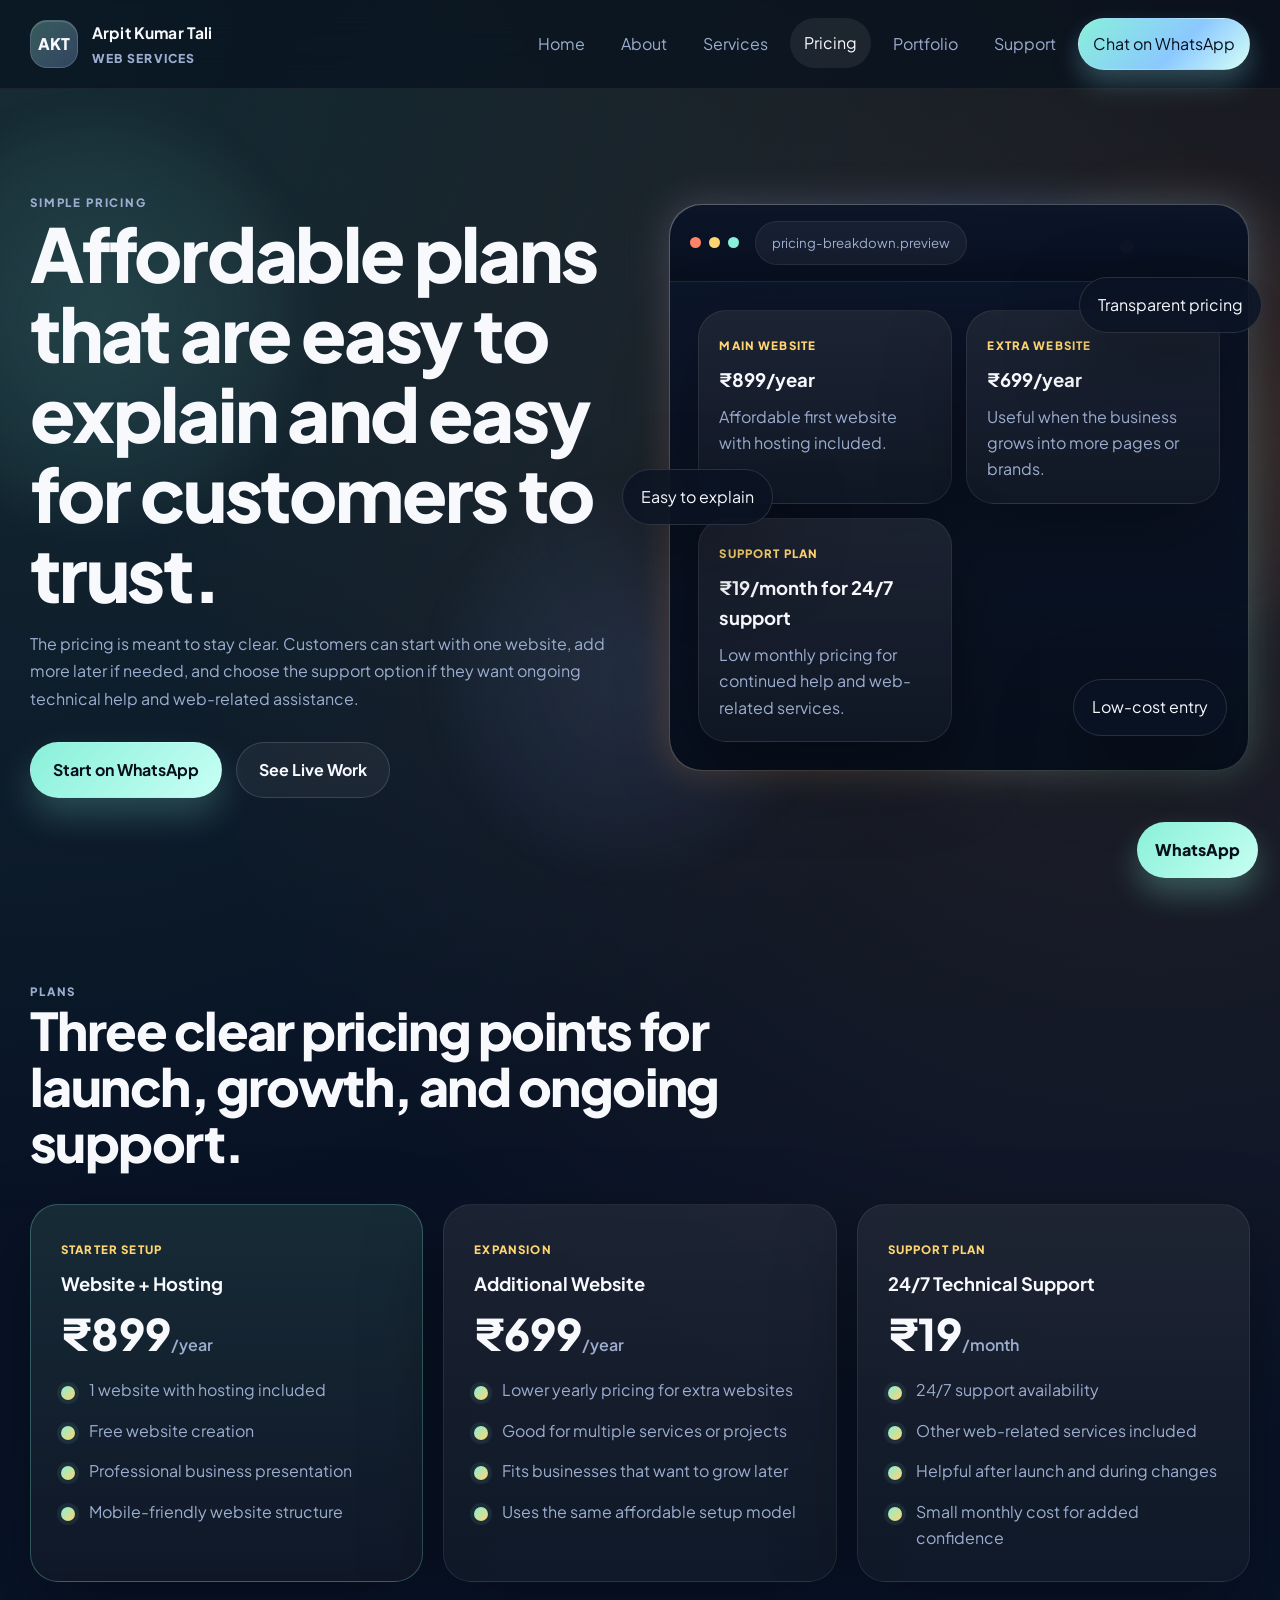
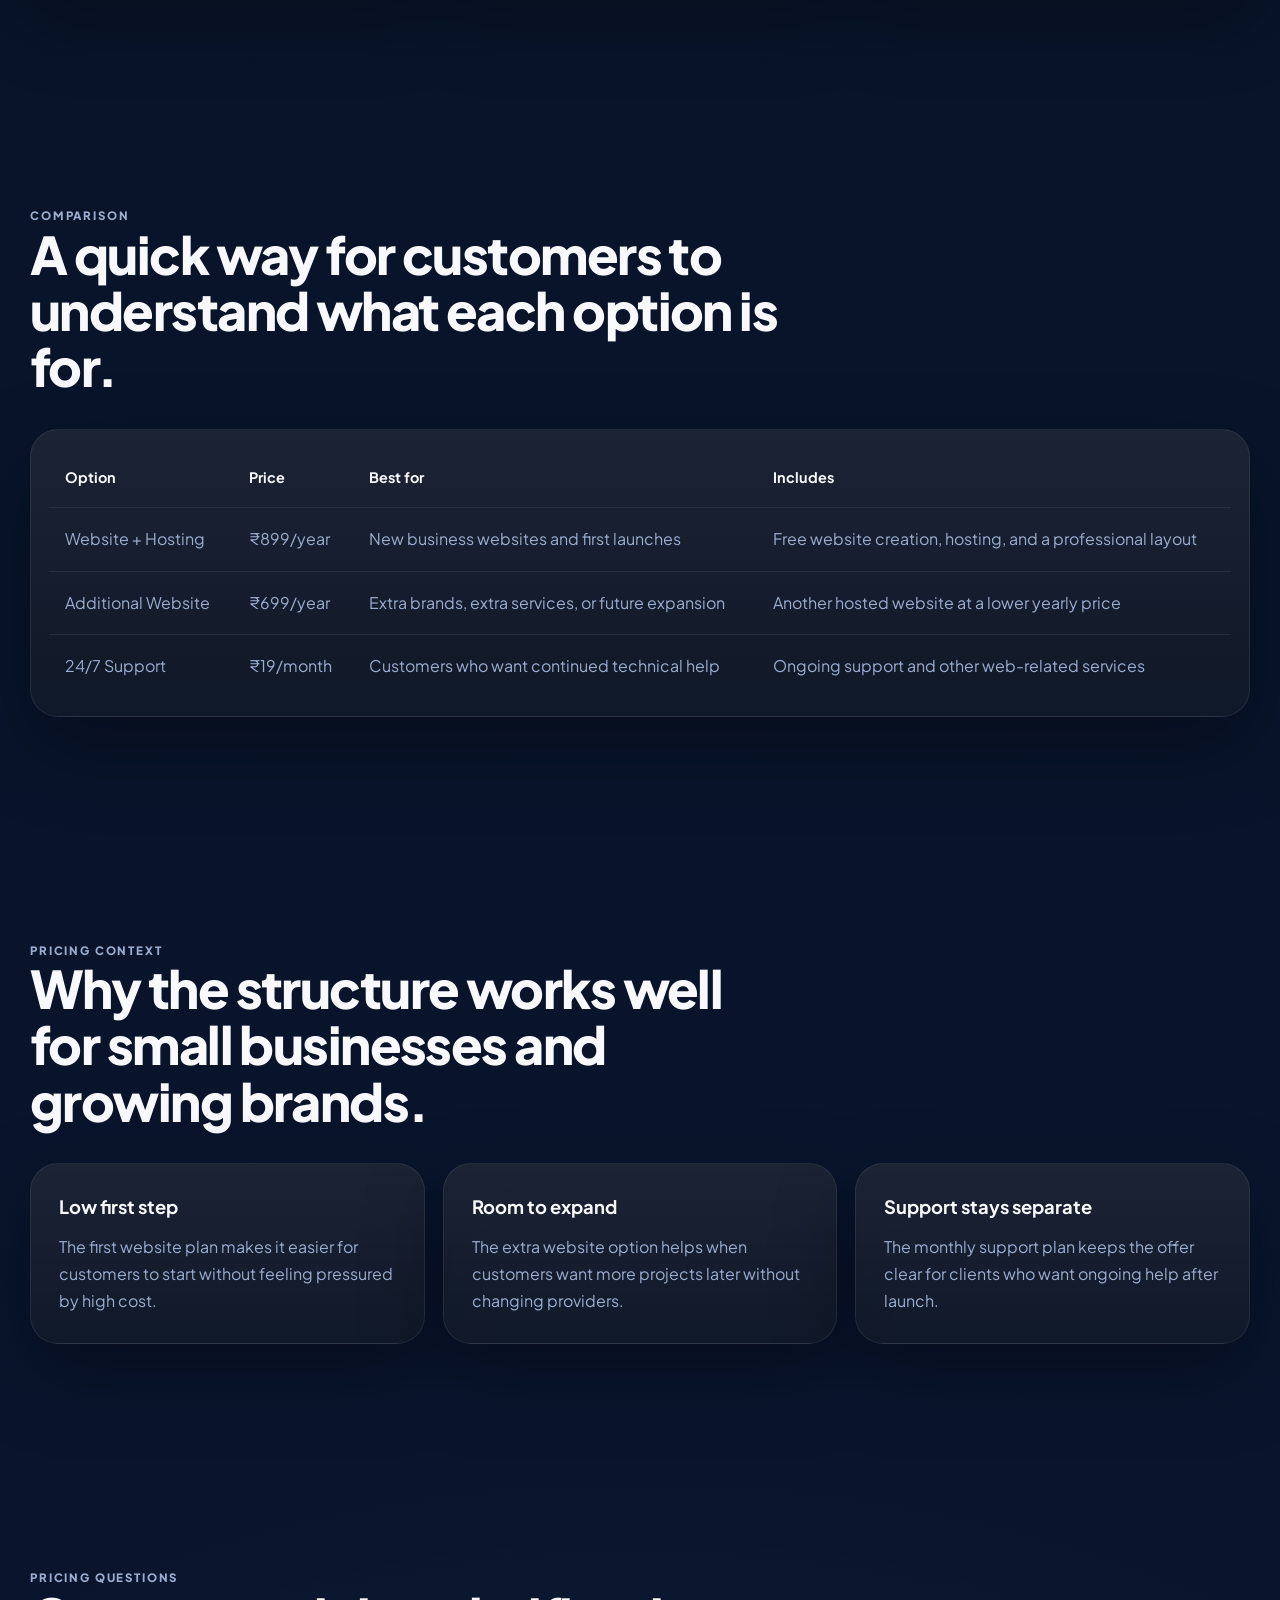
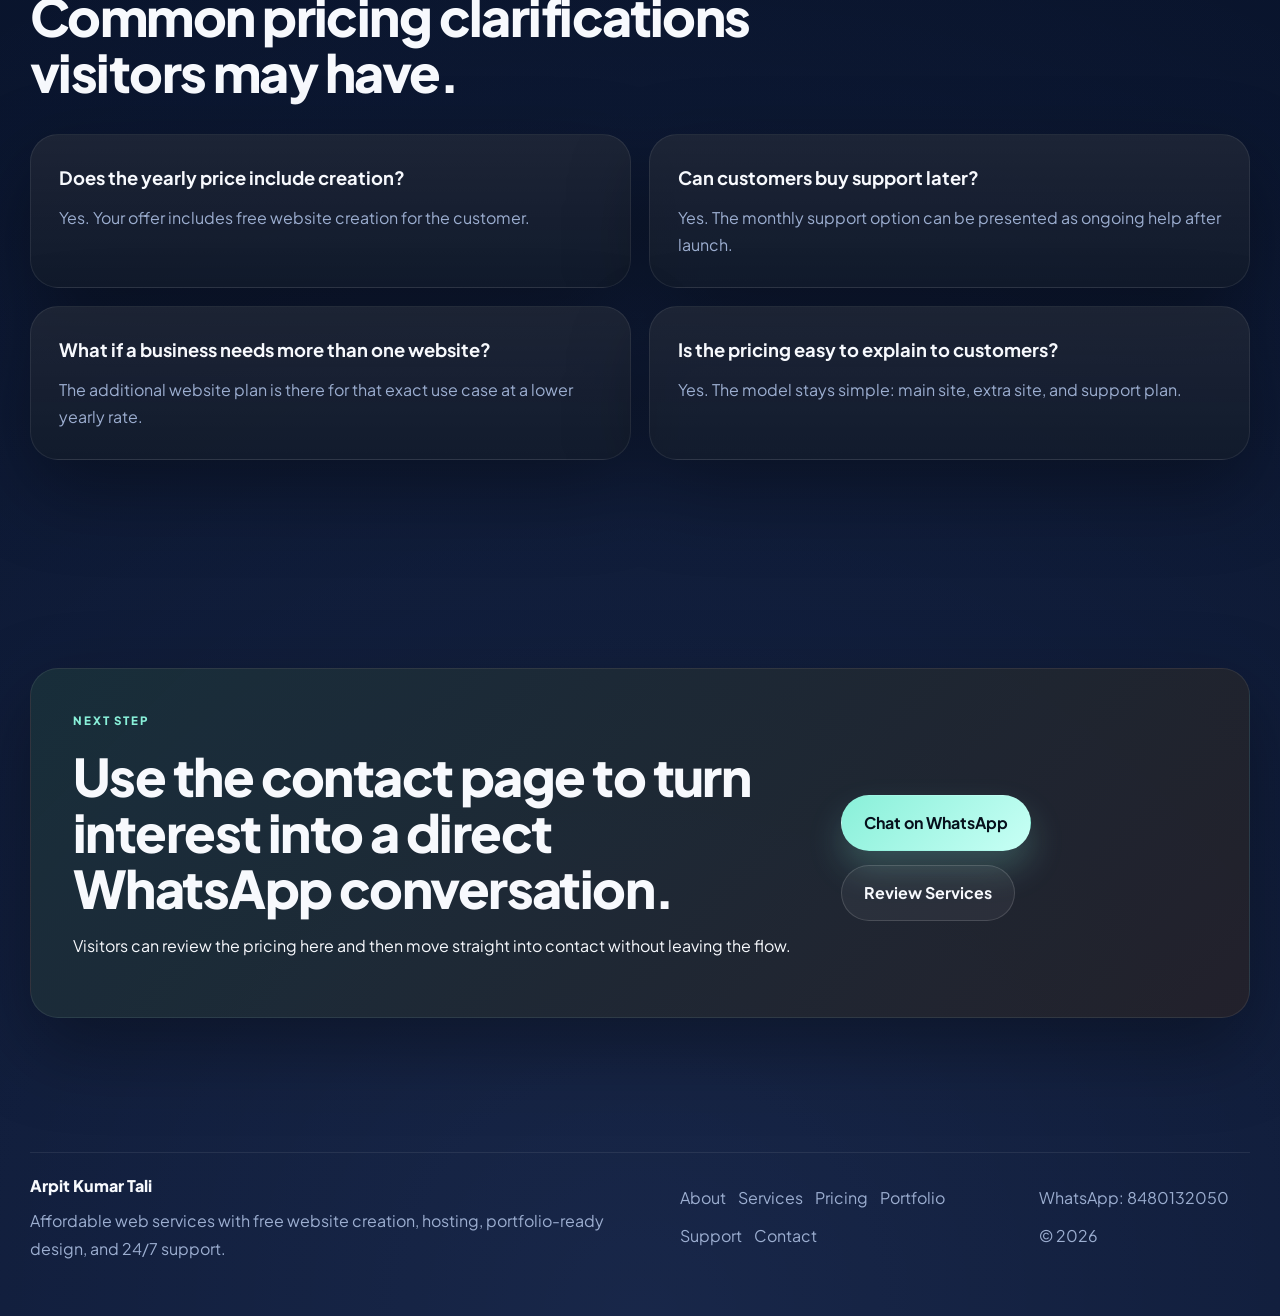
<file: Web-Services.pricing.html>
<!DOCTYPE html>
<html lang="en">
<head>
  <meta charset="UTF-8">
  <meta name="viewport" content="width=device-width, initial-scale=1.0">
  <meta
    name="description"
    content="Affordable pricing for websites, additional websites, and 24/7 support by Arpit Kumar Tali."
  >
  <title>Pricing | Arpit Kumar Tali</title>
  <link rel="preconnect" href="https://fonts.googleapis.com">
  <link rel="preconnect" href="https://fonts.gstatic.com" crossorigin>
  <link
    href="https://fonts.googleapis.com/css2?family=Plus+Jakarta+Sans:wght@400;500;600;700;800&display=swap"
    rel="stylesheet"
  >
  <link rel="stylesheet" href="Web-Services.styles.css">
</head>
<body data-page="pricing">
  <div class="page-shell">
    <div class="ambient ambient-left"></div>
    <div class="ambient ambient-right"></div>
    <div class="ambient ambient-bottom"></div>
    <div class="progress-bar" aria-hidden="true"></div>

    <header class="site-header">
      <div class="container nav-wrap">
        <a class="brand" href="./Web-Services">
          <span class="brand-mark">AKT</span>
          <span class="brand-copy">
            <strong>Arpit Kumar Tali</strong>
            <span>Web Services</span>
          </span>
        </a>

        <button class="menu-toggle" type="button" aria-expanded="false" aria-controls="site-nav" aria-label="Open menu">
          <span></span>
          <span></span>
          <span></span>
        </button>

        <nav class="site-nav" id="site-nav">
          <a href="./Web-Services" data-nav="home">Home</a>
          <a href="./Web-Services.about" data-nav="about">About</a>
          <a href="./Web-Services.services" data-nav="services">Services</a>
          <a href="./Web-Services.pricing" data-nav="pricing">Pricing</a>
          <a href="./Web-Services.portfolio" data-nav="portfolio">Portfolio</a>
          <a href="./Web-Services.support" data-nav="support">Support</a>
          <a href="./Web-Services.contact" data-nav="contact" class="header-cta">Chat on WhatsApp</a>
        </nav>
      </div>
    </header>

    <main>
      <section class="page-hero">
        <div class="container page-hero-grid">
          <div class="page-copy reveal">
            <p class="eyebrow">Simple Pricing</p>
            <h1>Affordable plans that are easy to explain and easy for customers to trust.</h1>
            <p>
              The pricing is meant to stay clear. Customers can start with one website, add more later if needed,
              and choose the support option if they want ongoing technical help and web-related assistance.
            </p>
            <div class="button-row">
              <a class="btn btn-primary" href="./Web-Services.contact">Start on WhatsApp</a>
              <a class="btn btn-secondary" href="./Web-Services.portfolio">See Live Work</a>
            </div>
          </div>

          <div class="page-visual reveal" data-tilt>
            <div class="hero-orbit"></div>
            <div class="hero-orbit-dot"></div>
            <div class="hero-orbit-dot secondary"></div>

            <div class="hero-window">
              <div class="window-bar">
                <div class="window-dots">
                  <span></span>
                  <span></span>
                  <span></span>
                </div>
                <div class="window-label">pricing-breakdown.preview</div>
              </div>
              <div class="window-body">
                <div class="window-grid">
                  <article class="mini-card spotlight-card">
                    <span>Main Website</span>
                    <strong>&#8377;899/year</strong>
                    <p>Affordable first website with hosting included.</p>
                  </article>
                  <article class="mini-card spotlight-card">
                    <span>Extra Website</span>
                    <strong>&#8377;699/year</strong>
                    <p>Useful when the business grows into more pages or brands.</p>
                  </article>
                  <article class="mini-card wide spotlight-card">
                    <span>Support Plan</span>
                    <strong>&#8377;19/month for 24/7 support</strong>
                    <p>Low monthly pricing for continued help and web-related services.</p>
                  </article>
                </div>
              </div>
            </div>

            <div class="floating-pill pill-top">Transparent pricing</div>
            <div class="floating-pill pill-middle">Easy to explain</div>
            <div class="floating-pill pill-bottom">Low-cost entry</div>
          </div>
        </div>
      </section>

      <section class="section">
        <div class="container">
          <div class="section-heading reveal">
            <p class="eyebrow">Plans</p>
            <h2>Three clear pricing points for launch, growth, and ongoing support.</h2>
          </div>

          <div class="price-grid">
            <article class="price-card featured reveal">
              <span class="price-tag">Starter Setup</span>
              <h3>Website + Hosting</h3>
              <div class="price-value">&#8377;899<span>/year</span></div>
              <ul>
                <li>1 website with hosting included</li>
                <li>Free website creation</li>
                <li>Professional business presentation</li>
                <li>Mobile-friendly website structure</li>
              </ul>
            </article>

            <article class="price-card reveal">
              <span class="price-tag">Expansion</span>
              <h3>Additional Website</h3>
              <div class="price-value">&#8377;699<span>/year</span></div>
              <ul>
                <li>Lower yearly pricing for extra websites</li>
                <li>Good for multiple services or projects</li>
                <li>Fits businesses that want to grow later</li>
                <li>Uses the same affordable setup model</li>
              </ul>
            </article>

            <article class="price-card reveal">
              <span class="price-tag">Support Plan</span>
              <h3>24/7 Technical Support</h3>
              <div class="price-value">&#8377;19<span>/month</span></div>
              <ul>
                <li>24/7 support availability</li>
                <li>Other web-related services included</li>
                <li>Helpful after launch and during changes</li>
                <li>Small monthly cost for added confidence</li>
              </ul>
            </article>
          </div>
        </div>
      </section>

      <section class="section">
        <div class="container">
          <div class="section-heading reveal">
            <p class="eyebrow">Comparison</p>
            <h2>A quick way for customers to understand what each option is for.</h2>
          </div>

          <div class="table-wrap reveal">
            <table class="compare-table">
              <thead>
                <tr>
                  <th>Option</th>
                  <th>Price</th>
                  <th>Best for</th>
                  <th>Includes</th>
                </tr>
              </thead>
              <tbody>
                <tr>
                  <td>Website + Hosting</td>
                  <td>&#8377;899/year</td>
                  <td>New business websites and first launches</td>
                  <td>Free website creation, hosting, and a professional layout</td>
                </tr>
                <tr>
                  <td>Additional Website</td>
                  <td>&#8377;699/year</td>
                  <td>Extra brands, extra services, or future expansion</td>
                  <td>Another hosted website at a lower yearly price</td>
                </tr>
                <tr>
                  <td>24/7 Support</td>
                  <td>&#8377;19/month</td>
                  <td>Customers who want continued technical help</td>
                  <td>Ongoing support and other web-related services</td>
                </tr>
              </tbody>
            </table>
          </div>
        </div>
      </section>

      <section class="section">
        <div class="container">
          <div class="section-heading reveal">
            <p class="eyebrow">Pricing Context</p>
            <h2>Why the structure works well for small businesses and growing brands.</h2>
          </div>

          <div class="grid-3">
            <article class="info-card spotlight-card reveal">
              <h3>Low first step</h3>
              <p>The first website plan makes it easier for customers to start without feeling pressured by high cost.</p>
            </article>
            <article class="info-card spotlight-card reveal">
              <h3>Room to expand</h3>
              <p>The extra website option helps when customers want more projects later without changing providers.</p>
            </article>
            <article class="info-card spotlight-card reveal">
              <h3>Support stays separate</h3>
              <p>The monthly support plan keeps the offer clear for clients who want ongoing help after launch.</p>
            </article>
          </div>
        </div>
      </section>

      <section class="section">
        <div class="container">
          <div class="section-heading reveal">
            <p class="eyebrow">Pricing Questions</p>
            <h2>Common pricing clarifications visitors may have.</h2>
          </div>

          <div class="faq-grid">
            <article class="faq-item reveal">
              <h3>Does the yearly price include creation?</h3>
              <p>Yes. Your offer includes free website creation for the customer.</p>
            </article>
            <article class="faq-item reveal">
              <h3>Can customers buy support later?</h3>
              <p>Yes. The monthly support option can be presented as ongoing help after launch.</p>
            </article>
            <article class="faq-item reveal">
              <h3>What if a business needs more than one website?</h3>
              <p>The additional website plan is there for that exact use case at a lower yearly rate.</p>
            </article>
            <article class="faq-item reveal">
              <h3>Is the pricing easy to explain to customers?</h3>
              <p>Yes. The model stays simple: main site, extra site, and support plan.</p>
            </article>
          </div>
        </div>
      </section>

      <section class="section">
        <div class="container">
          <div class="cta-card reveal">
            <div>
              <p class="eyebrow">Next Step</p>
              <h2>Use the contact page to turn interest into a direct WhatsApp conversation.</h2>
              <p>
                Visitors can review the pricing here and then move straight into contact without leaving the flow.
              </p>
            </div>
            <div class="button-row">
              <a class="btn btn-primary" href="./Web-Services.contact">Chat on WhatsApp</a>
              <a class="btn btn-secondary" href="./Web-Services.services">Review Services</a>
            </div>
          </div>
        </div>
      </section>
    </main>

    <footer class="site-footer">
      <div class="container footer-shell">
        <div class="footer-copy">
          <strong>Arpit Kumar Tali</strong>
          <p>Affordable web services with free website creation, hosting, portfolio-ready design, and 24/7 support.</p>
        </div>

        <div class="footer-links">
          <a href="./Web-Services.about">About</a>
          <a href="./Web-Services.services">Services</a>
          <a href="./Web-Services.pricing">Pricing</a>
          <a href="./Web-Services.portfolio">Portfolio</a>
          <a href="./Web-Services.support">Support</a>
          <a href="./Web-Services.contact">Contact</a>
        </div>

        <div class="footer-meta">
          <a href="https://wa.me/918480132050?text=Hello%20Arpit%20Kumar%20Tali,%20I%20want%20a%20website." target="_blank" rel="noreferrer">WhatsApp: 8480132050</a>
          <span>&copy; <span class="js-year"></span></span>
        </div>
      </div>
    </footer>

    <a class="whatsapp-fab" href="https://wa.me/918480132050?text=Hello%20Arpit%20Kumar%20Tali,%20I%20want%20a%20website." target="_blank" rel="noreferrer">
      WhatsApp
    </a>
  </div>

  <script src="Web-Services.script.js"></script>
</body>
</html>
</file>
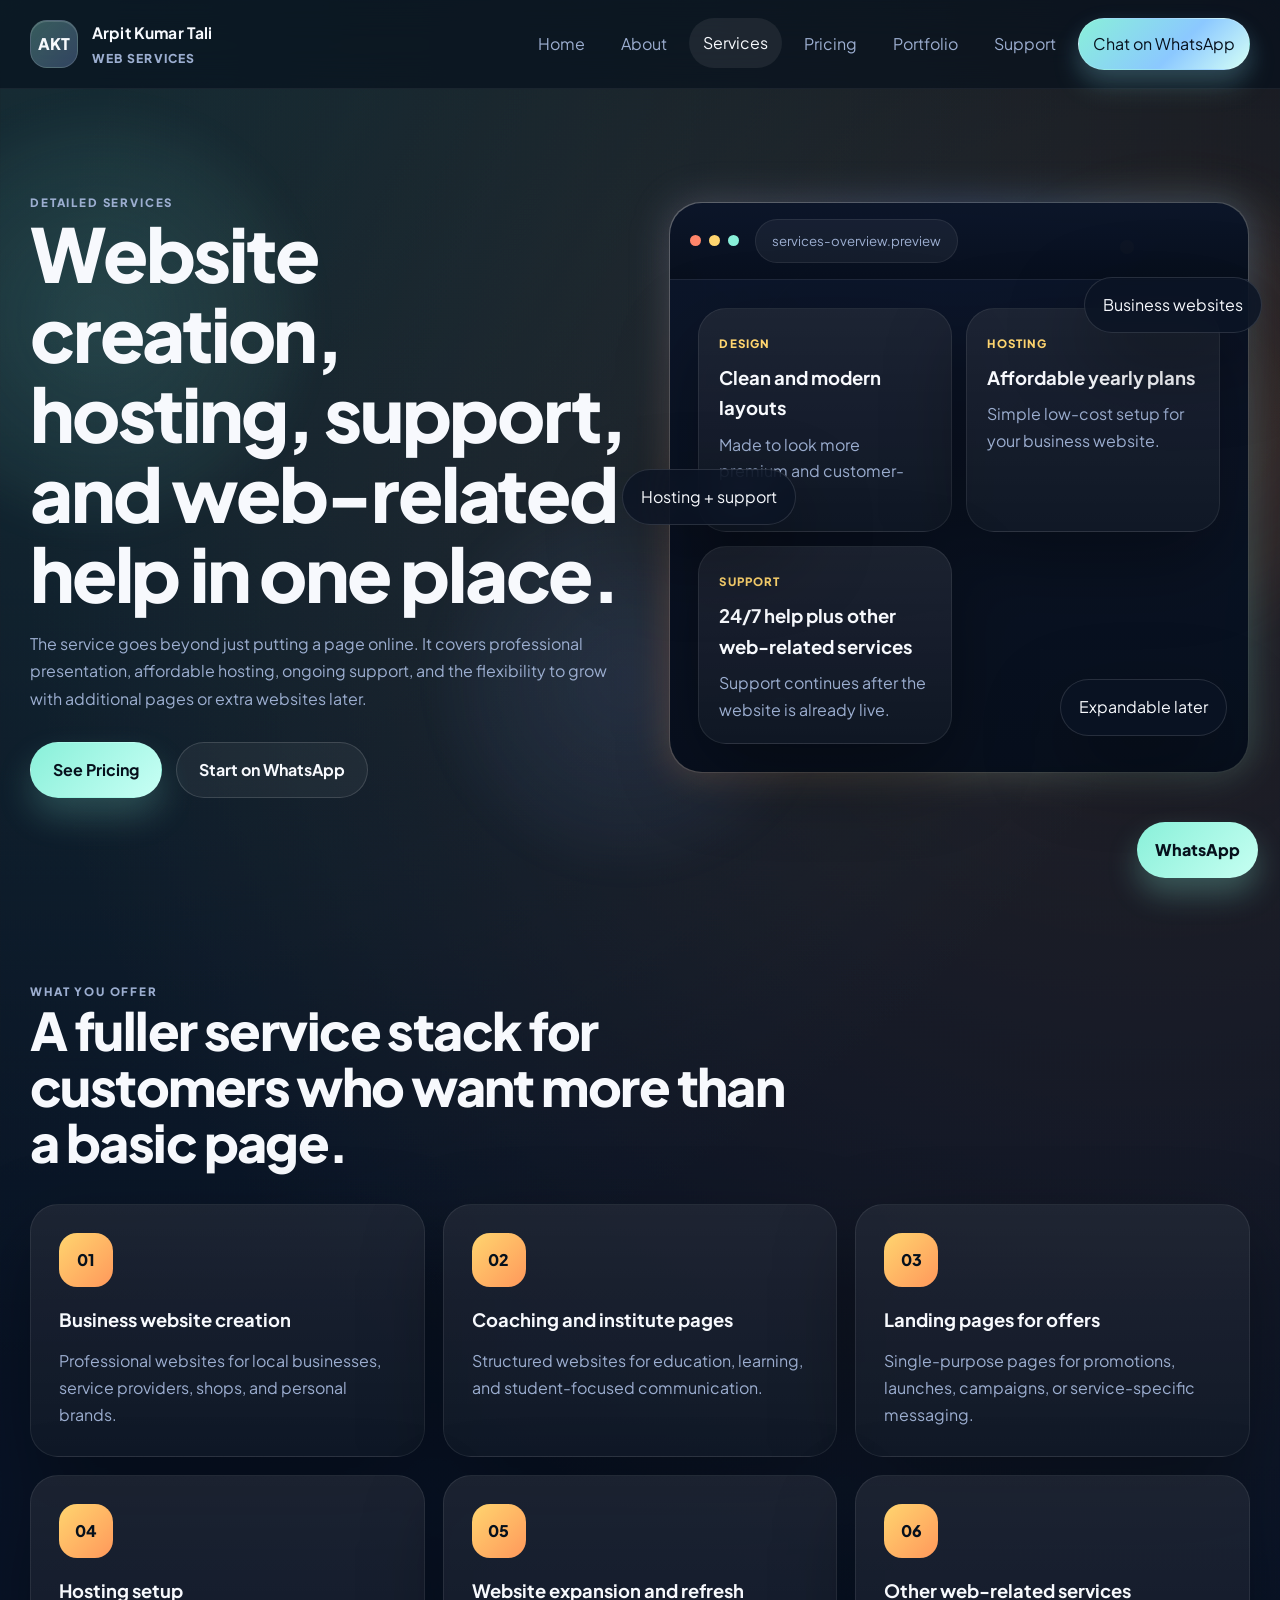
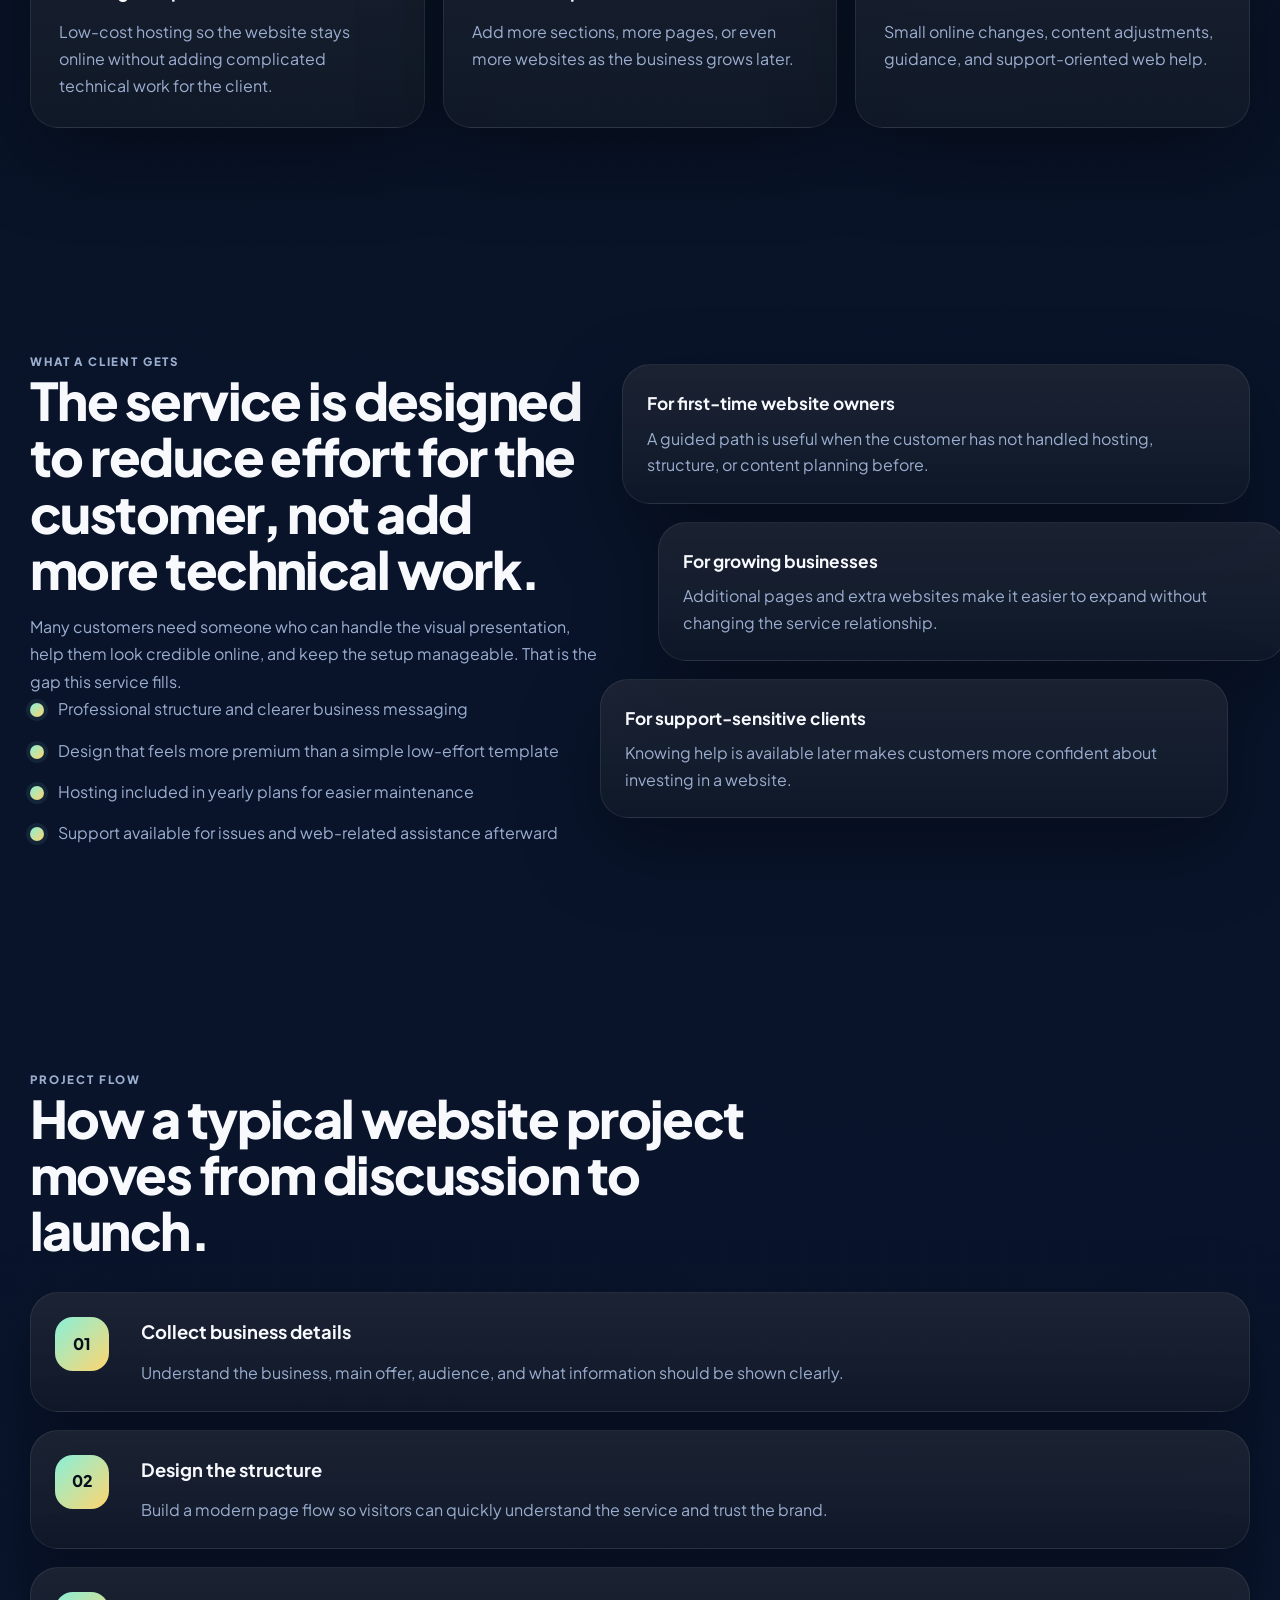
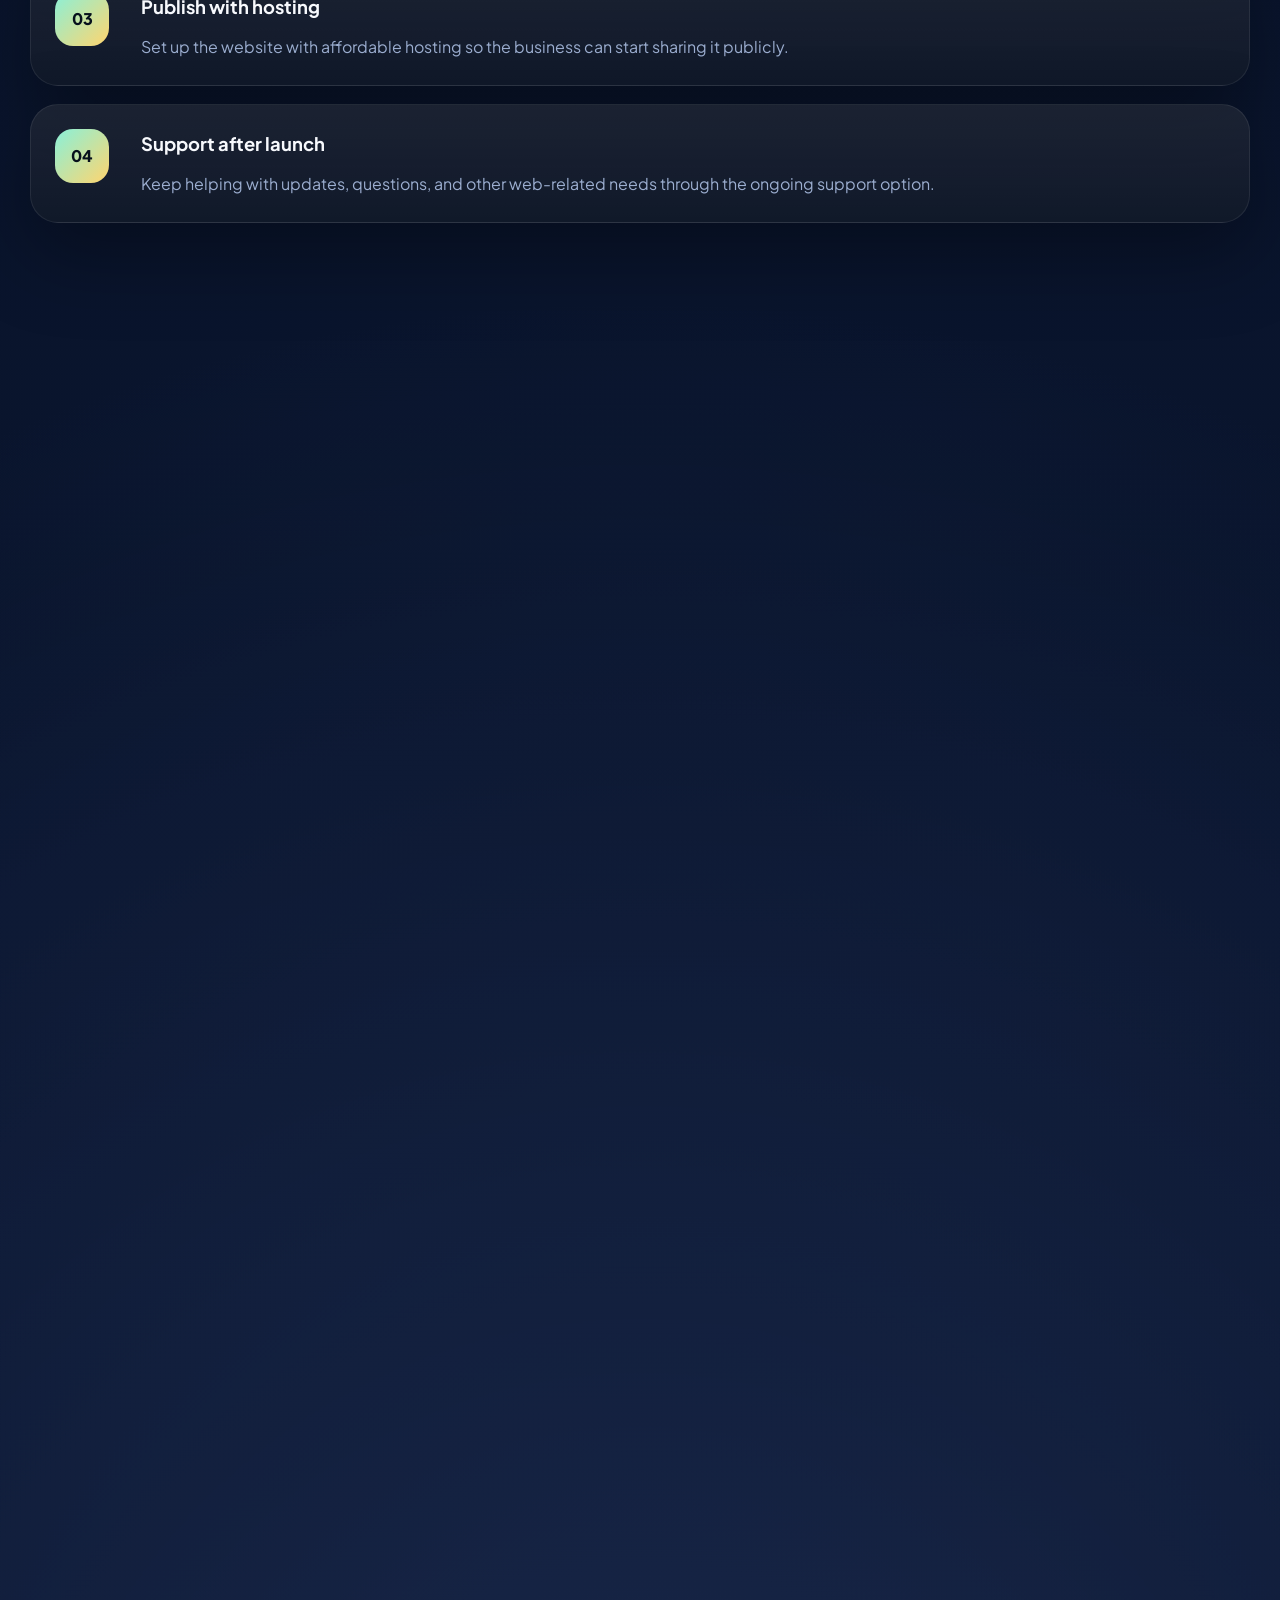
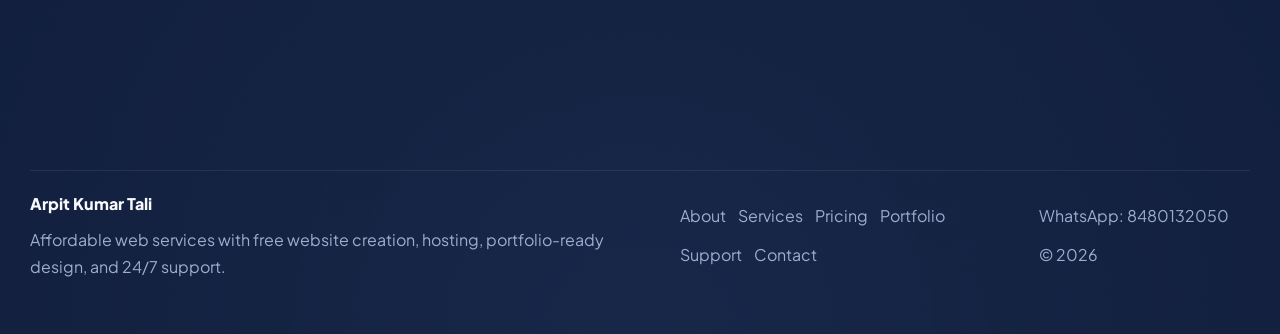
<file: Web-Services.services.html>
<!DOCTYPE html>
<html lang="en">
<head>
  <meta charset="UTF-8">
  <meta name="viewport" content="width=device-width, initial-scale=1.0">
  <meta
    name="description"
    content="Detailed web services by Arpit Kumar Tali including website creation, hosting, support, and other web-related help."
  >
  <title>Services | Arpit Kumar Tali</title>
  <link rel="preconnect" href="https://fonts.googleapis.com">
  <link rel="preconnect" href="https://fonts.gstatic.com" crossorigin>
  <link
    href="https://fonts.googleapis.com/css2?family=Plus+Jakarta+Sans:wght@400;500;600;700;800&display=swap"
    rel="stylesheet"
  >
  <link rel="stylesheet" href="Web-Services.styles.css">
</head>
<body data-page="services">
  <div class="page-shell">
    <div class="ambient ambient-left"></div>
    <div class="ambient ambient-right"></div>
    <div class="ambient ambient-bottom"></div>
    <div class="progress-bar" aria-hidden="true"></div>

    <header class="site-header">
      <div class="container nav-wrap">
        <a class="brand" href="./Web-Services">
          <span class="brand-mark">AKT</span>
          <span class="brand-copy">
            <strong>Arpit Kumar Tali</strong>
            <span>Web Services</span>
          </span>
        </a>

        <button class="menu-toggle" type="button" aria-expanded="false" aria-controls="site-nav" aria-label="Open menu">
          <span></span>
          <span></span>
          <span></span>
        </button>

        <nav class="site-nav" id="site-nav">
          <a href="./Web-Services" data-nav="home">Home</a>
          <a href="./Web-Services.about" data-nav="about">About</a>
          <a href="./Web-Services.services" data-nav="services">Services</a>
          <a href="./Web-Services.pricing" data-nav="pricing">Pricing</a>
          <a href="./Web-Services.portfolio" data-nav="portfolio">Portfolio</a>
          <a href="./Web-Services.support" data-nav="support">Support</a>
          <a href="./Web-Services.contact" data-nav="contact" class="header-cta">Chat on WhatsApp</a>
        </nav>
      </div>
    </header>

    <main>
      <section class="page-hero">
        <div class="container page-hero-grid">
          <div class="page-copy reveal">
            <p class="eyebrow">Detailed Services</p>
            <h1>Website creation, hosting, support, and web-related help in one place.</h1>
            <p>
              The service goes beyond just putting a page online. It covers professional presentation, affordable hosting,
              ongoing support, and the flexibility to grow with additional pages or extra websites later.
            </p>
            <div class="button-row">
              <a class="btn btn-primary" href="./Web-Services.pricing">See Pricing</a>
              <a class="btn btn-secondary" href="./Web-Services.contact">Start on WhatsApp</a>
            </div>
          </div>

          <div class="page-visual reveal" data-tilt>
            <div class="hero-orbit"></div>
            <div class="hero-orbit-dot"></div>
            <div class="hero-orbit-dot secondary"></div>

            <div class="hero-window">
              <div class="window-bar">
                <div class="window-dots">
                  <span></span>
                  <span></span>
                  <span></span>
                </div>
                <div class="window-label">services-overview.preview</div>
              </div>
              <div class="window-body">
                <div class="window-grid">
                  <article class="mini-card spotlight-card">
                    <span>Design</span>
                    <strong>Clean and modern layouts</strong>
                    <p>Made to look more premium and customer-ready.</p>
                  </article>
                  <article class="mini-card spotlight-card">
                    <span>Hosting</span>
                    <strong>Affordable yearly plans</strong>
                    <p>Simple low-cost setup for your business website.</p>
                  </article>
                  <article class="mini-card wide spotlight-card">
                    <span>Support</span>
                    <strong>24/7 help plus other web-related services</strong>
                    <p>Support continues after the website is already live.</p>
                  </article>
                </div>
              </div>
            </div>

            <div class="floating-pill pill-top">Business websites</div>
            <div class="floating-pill pill-middle">Hosting + support</div>
            <div class="floating-pill pill-bottom">Expandable later</div>
          </div>
        </div>
      </section>

      <section class="section">
        <div class="container">
          <div class="section-heading reveal">
            <p class="eyebrow">What You Offer</p>
            <h2>A fuller service stack for customers who want more than a basic page.</h2>
          </div>

          <div class="grid-3">
            <article class="panel-card spotlight-card reveal">
              <div class="icon-chip">01</div>
              <h3>Business website creation</h3>
              <p>Professional websites for local businesses, service providers, shops, and personal brands.</p>
            </article>
            <article class="panel-card spotlight-card reveal">
              <div class="icon-chip">02</div>
              <h3>Coaching and institute pages</h3>
              <p>Structured websites for education, learning, and student-focused communication.</p>
            </article>
            <article class="panel-card spotlight-card reveal">
              <div class="icon-chip">03</div>
              <h3>Landing pages for offers</h3>
              <p>Single-purpose pages for promotions, launches, campaigns, or service-specific messaging.</p>
            </article>
            <article class="panel-card spotlight-card reveal">
              <div class="icon-chip">04</div>
              <h3>Hosting setup</h3>
              <p>Low-cost hosting so the website stays online without adding complicated technical work for the client.</p>
            </article>
            <article class="panel-card spotlight-card reveal">
              <div class="icon-chip">05</div>
              <h3>Website expansion and refresh</h3>
              <p>Add more sections, more pages, or even more websites as the business grows later.</p>
            </article>
            <article class="panel-card spotlight-card reveal">
              <div class="icon-chip">06</div>
              <h3>Other web-related services</h3>
              <p>Small online changes, content adjustments, guidance, and support-oriented web help.</p>
            </article>
          </div>
        </div>
      </section>

      <section class="section">
        <div class="container content-grid">
          <div class="content-copy reveal">
            <p class="eyebrow">What A Client Gets</p>
            <h2>The service is designed to reduce effort for the customer, not add more technical work.</h2>
            <p>
              Many customers need someone who can handle the visual presentation, help them look credible online,
              and keep the setup manageable. That is the gap this service fills.
            </p>
            <ul class="check-list">
              <li>Professional structure and clearer business messaging</li>
              <li>Design that feels more premium than a simple low-effort template</li>
              <li>Hosting included in yearly plans for easier maintenance</li>
              <li>Support available for issues and web-related assistance afterward</li>
            </ul>
          </div>

          <div class="content-visual reveal">
            <article class="stack-card">
              <strong>For first-time website owners</strong>
              <p>A guided path is useful when the customer has not handled hosting, structure, or content planning before.</p>
            </article>
            <article class="stack-card accent">
              <strong>For growing businesses</strong>
              <p>Additional pages and extra websites make it easier to expand without changing the service relationship.</p>
            </article>
            <article class="stack-card alt">
              <strong>For support-sensitive clients</strong>
              <p>Knowing help is available later makes customers more confident about investing in a website.</p>
            </article>
          </div>
        </div>
      </section>

      <section class="section">
        <div class="container">
          <div class="section-heading reveal">
            <p class="eyebrow">Project Flow</p>
            <h2>How a typical website project moves from discussion to launch.</h2>
          </div>

          <div class="timeline-grid">
            <article class="timeline-card reveal">
              <span class="timeline-number">01</span>
              <div>
                <h3>Collect business details</h3>
                <p>Understand the business, main offer, audience, and what information should be shown clearly.</p>
              </div>
            </article>
            <article class="timeline-card reveal">
              <span class="timeline-number">02</span>
              <div>
                <h3>Design the structure</h3>
                <p>Build a modern page flow so visitors can quickly understand the service and trust the brand.</p>
              </div>
            </article>
            <article class="timeline-card reveal">
              <span class="timeline-number">03</span>
              <div>
                <h3>Publish with hosting</h3>
                <p>Set up the website with affordable hosting so the business can start sharing it publicly.</p>
              </div>
            </article>
            <article class="timeline-card reveal">
              <span class="timeline-number">04</span>
              <div>
                <h3>Support after launch</h3>
                <p>Keep helping with updates, questions, and other web-related needs through the ongoing support option.</p>
              </div>
            </article>
          </div>
        </div>
      </section>

      <section class="section">
        <div class="container">
          <div class="section-heading reveal">
            <p class="eyebrow">Service Questions</p>
            <h2>Common things customers usually want to know before they start.</h2>
          </div>

          <div class="faq-grid">
            <article class="faq-item reveal">
              <h3>Is website creation included?</h3>
              <p>Yes. The service includes free website creation as part of the setup you offer.</p>
            </article>
            <article class="faq-item reveal">
              <h3>Can more than one website be added?</h3>
              <p>Yes. Additional websites are available at a lower yearly price than the first website.</p>
            </article>
            <article class="faq-item reveal">
              <h3>Do customers get support after launch?</h3>
              <p>Yes. The support model is a key part of the service, and it continues after the site is live.</p>
            </article>
            <article class="faq-item reveal">
              <h3>Can the website be made bigger later?</h3>
              <p>Yes. More pages, more sections, and more project expansion can be added as needed.</p>
            </article>
          </div>
        </div>
      </section>

      <section class="section">
        <div class="container">
          <div class="cta-card reveal">
            <div>
              <p class="eyebrow">Continue</p>
              <h2>Review the pricing next or move straight to contact if the service already fits your needs.</h2>
              <p>Everything stays simple: affordable entry pricing, additional websites later, and support through WhatsApp.</p>
            </div>
            <div class="button-row">
              <a class="btn btn-primary" href="./Web-Services.pricing">View Pricing</a>
              <a class="btn btn-secondary" href="./Web-Services.contact">Chat on WhatsApp</a>
            </div>
          </div>
        </div>
      </section>
    </main>

    <footer class="site-footer">
      <div class="container footer-shell">
        <div class="footer-copy">
          <strong>Arpit Kumar Tali</strong>
          <p>Affordable web services with free website creation, hosting, portfolio-ready design, and 24/7 support.</p>
        </div>

        <div class="footer-links">
          <a href="./Web-Services.about">About</a>
          <a href="./Web-Services.services">Services</a>
          <a href="./Web-Services.pricing">Pricing</a>
          <a href="./Web-Services.portfolio">Portfolio</a>
          <a href="./Web-Services.support">Support</a>
          <a href="./Web-Services.contact">Contact</a>
        </div>

        <div class="footer-meta">
          <a href="https://wa.me/918480132050?text=Hello%20Arpit%20Kumar%20Tali,%20I%20want%20a%20website." target="_blank" rel="noreferrer">WhatsApp: 8480132050</a>
          <span>&copy; <span class="js-year"></span></span>
        </div>
      </div>
    </footer>

    <a class="whatsapp-fab" href="https://wa.me/918480132050?text=Hello%20Arpit%20Kumar%20Tali,%20I%20want%20a%20website." target="_blank" rel="noreferrer">
      WhatsApp
    </a>
  </div>

  <script src="Web-Services.script.js"></script>
</body>
</html>
</file>
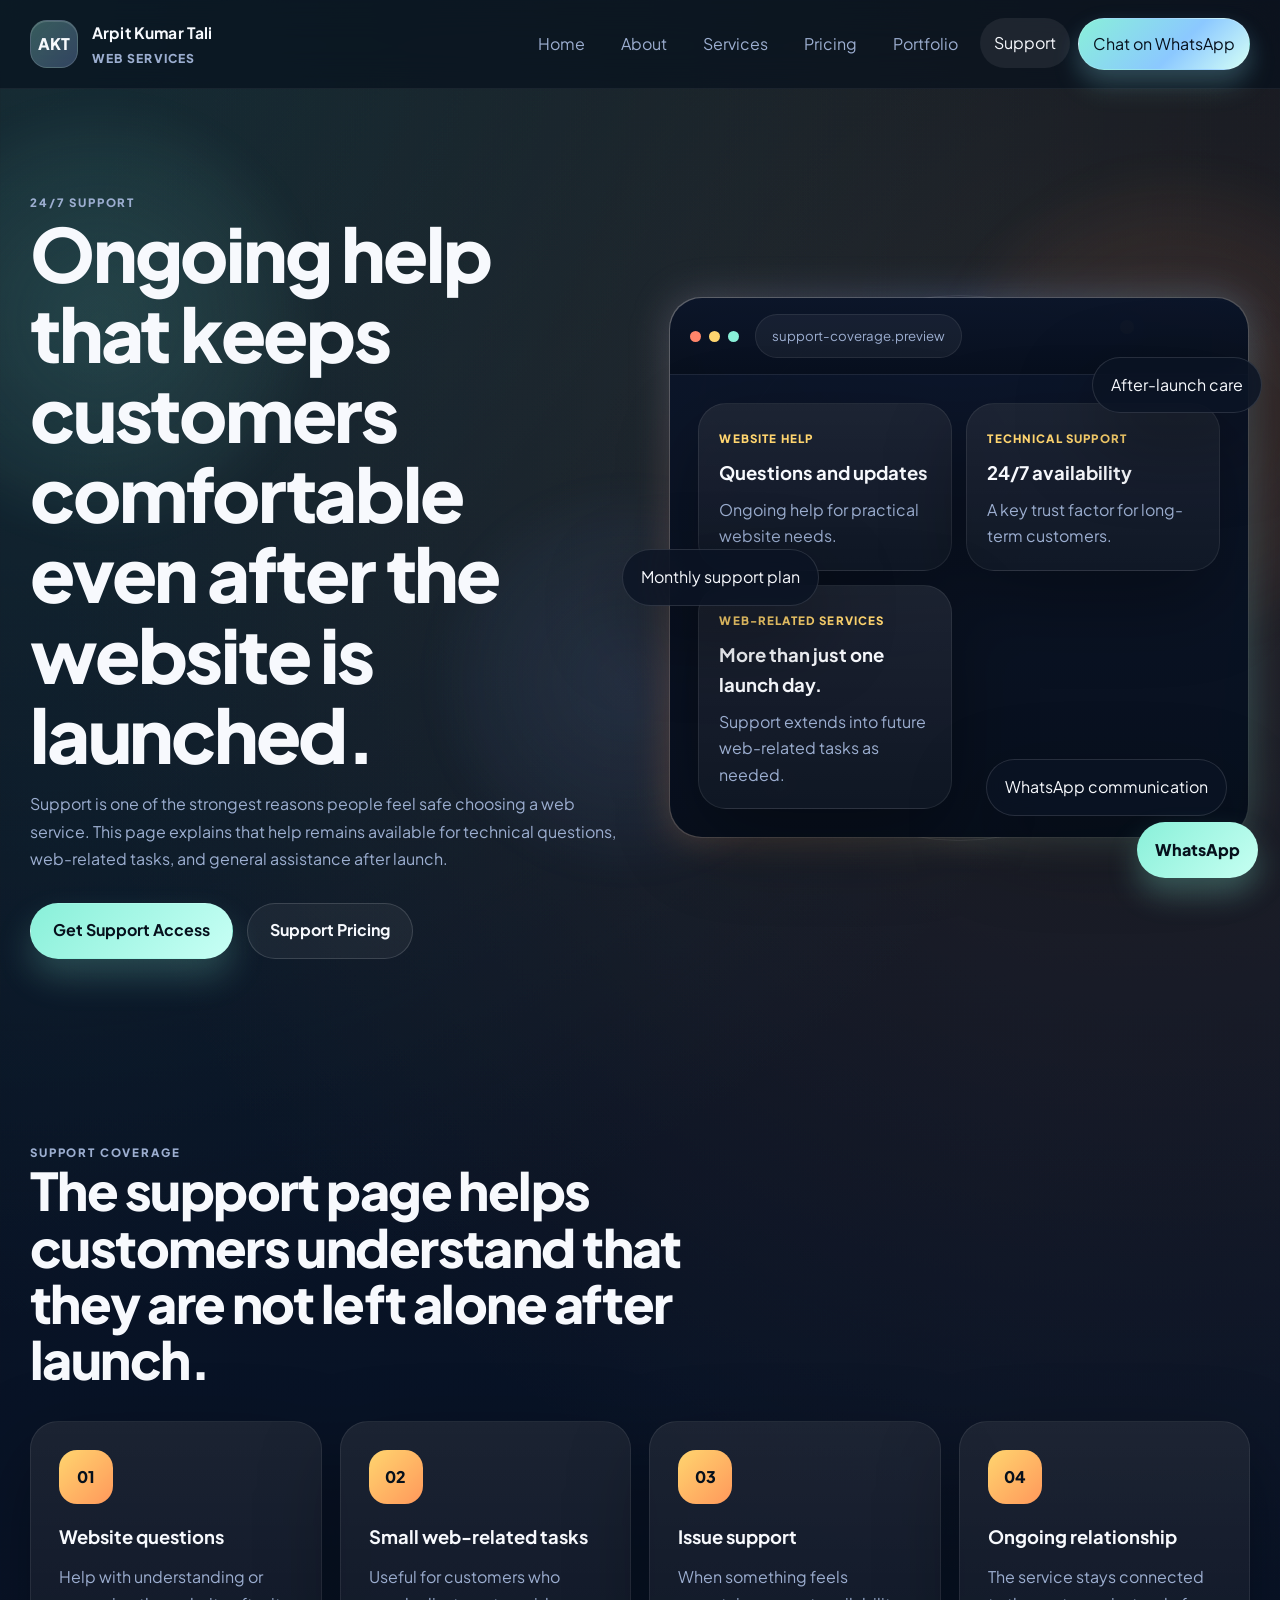
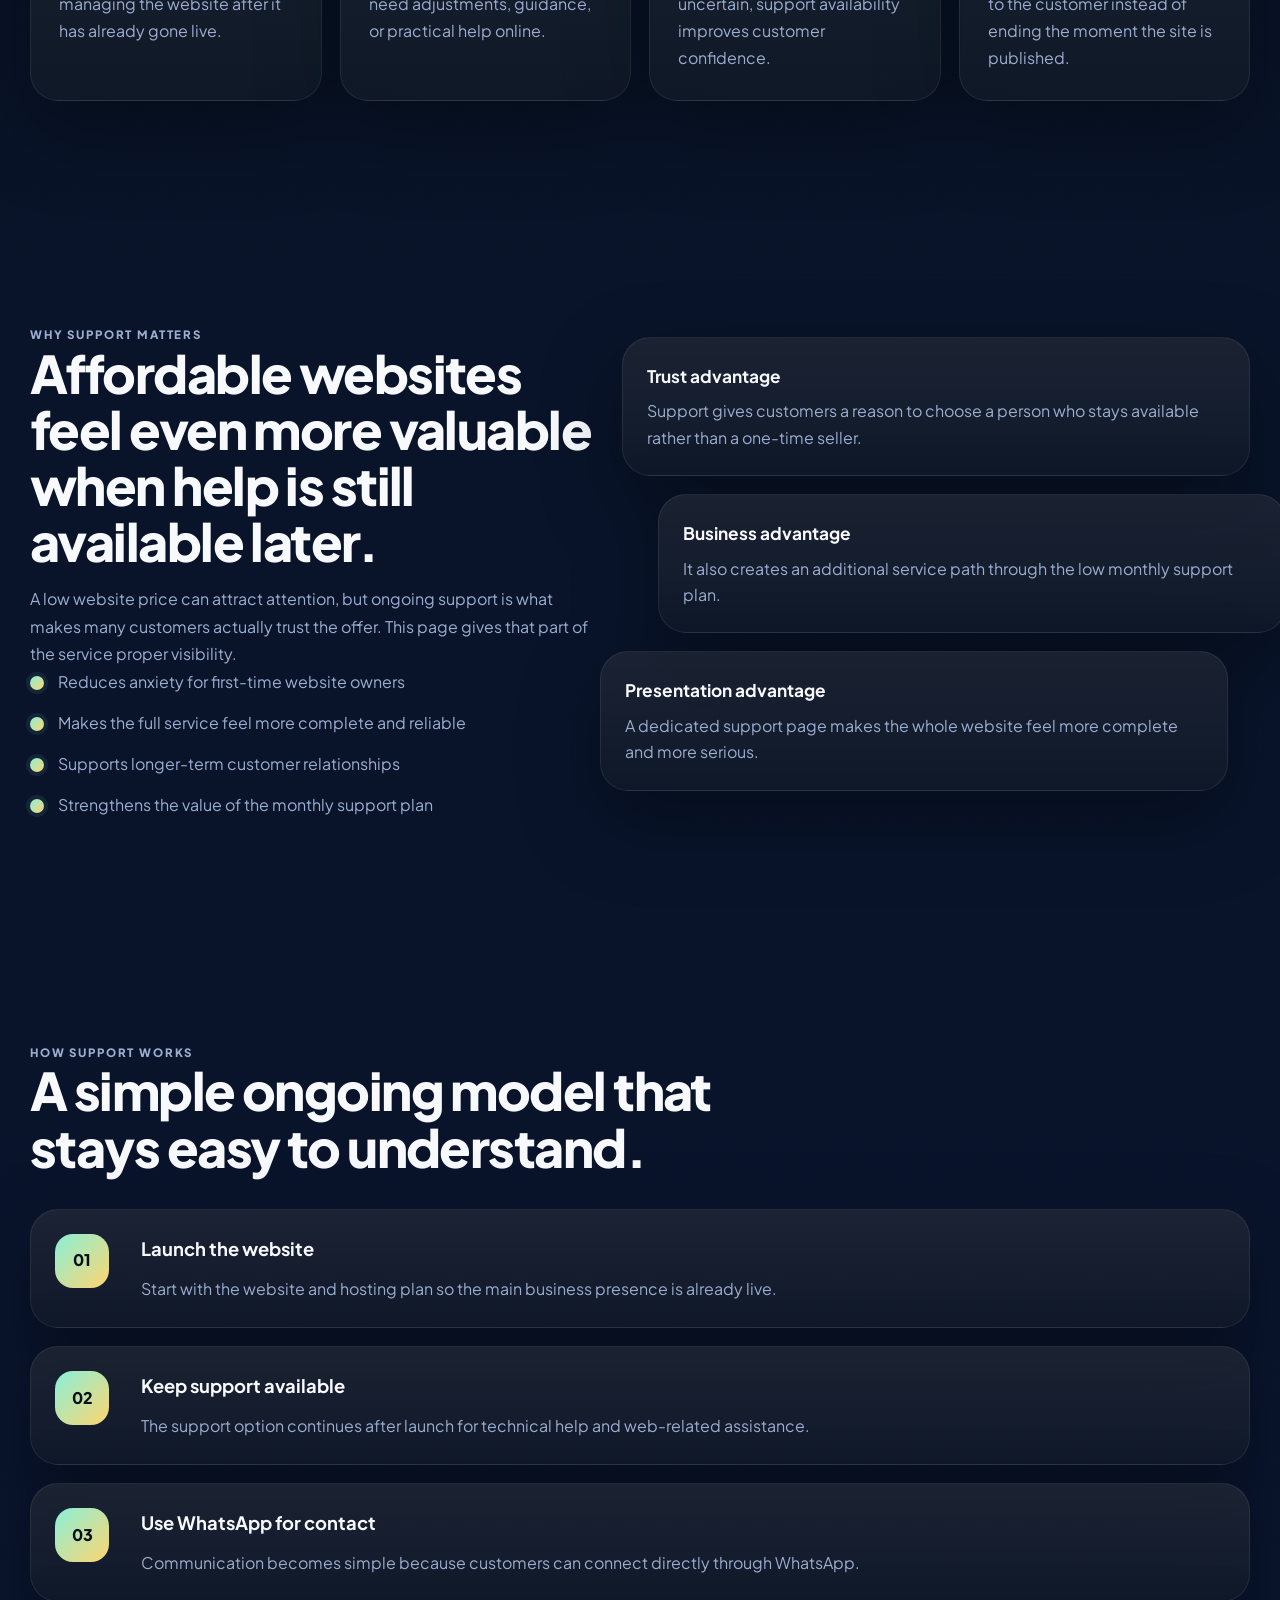
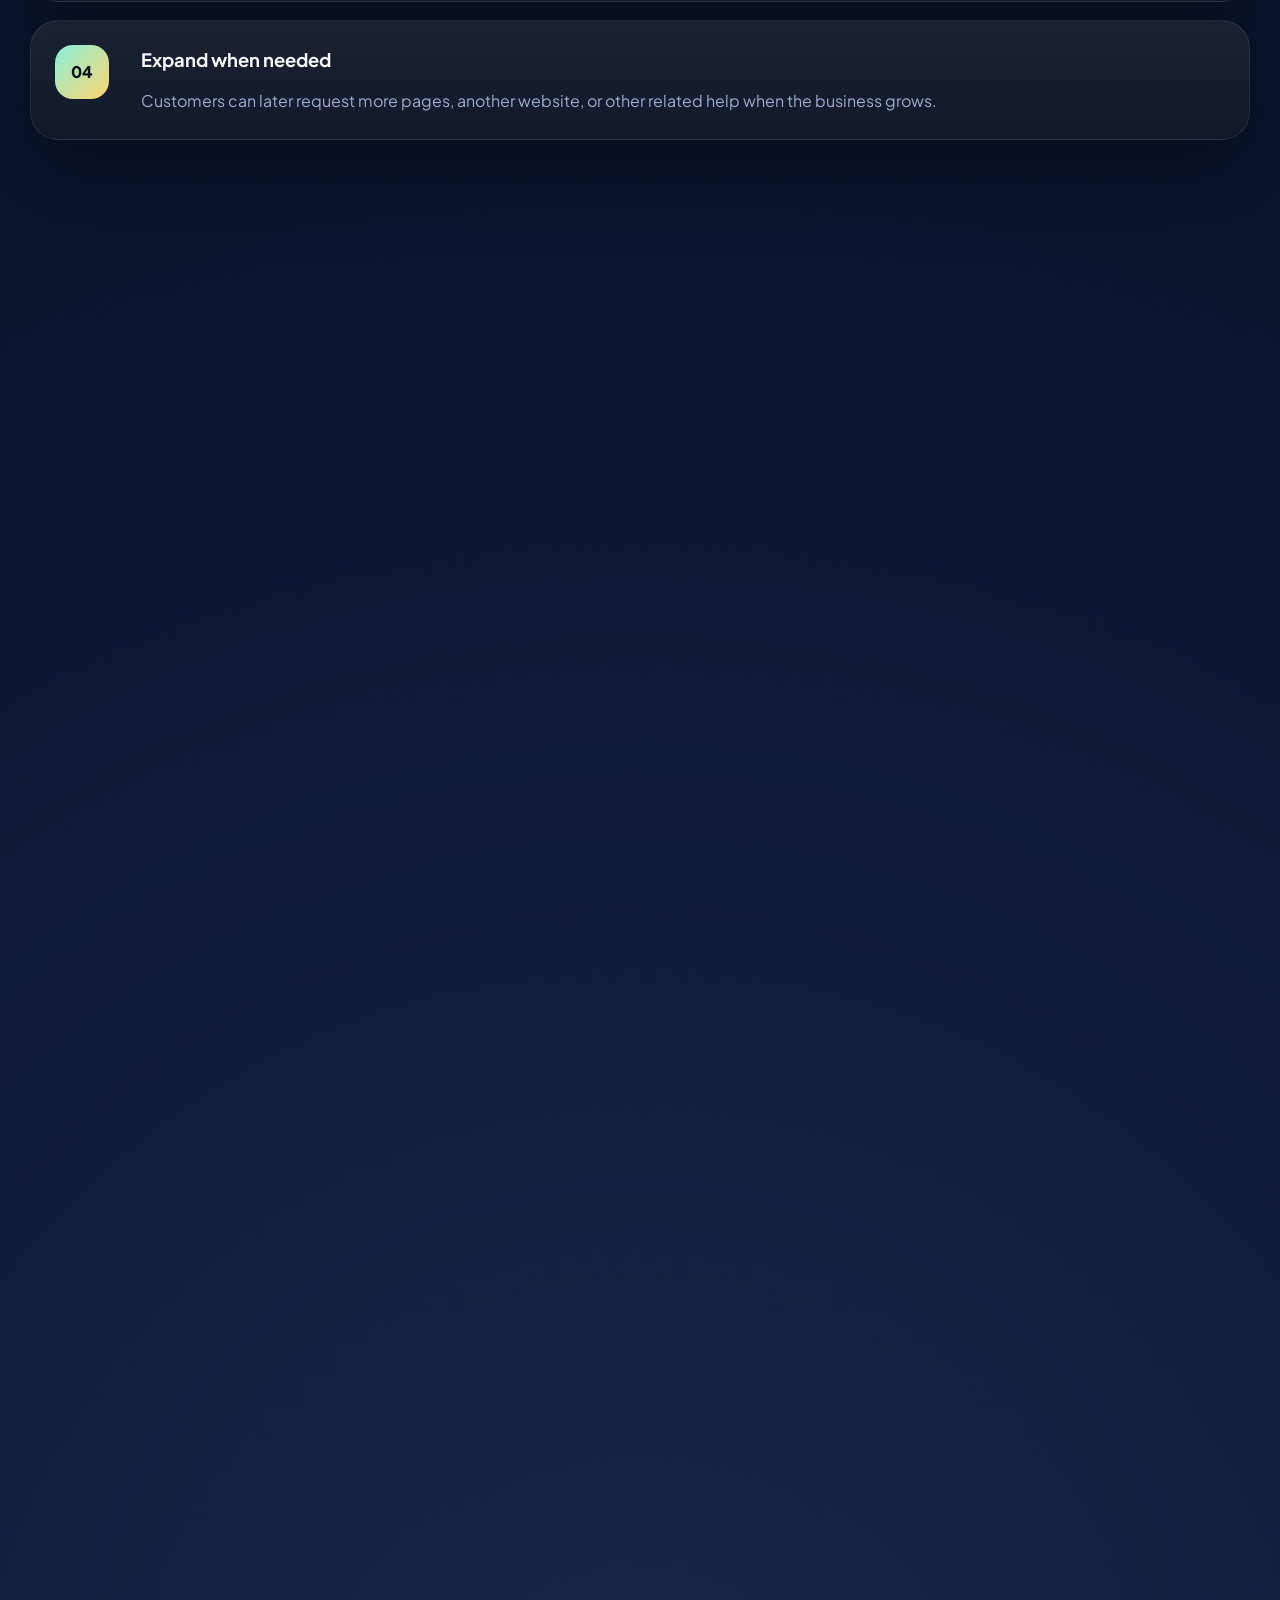
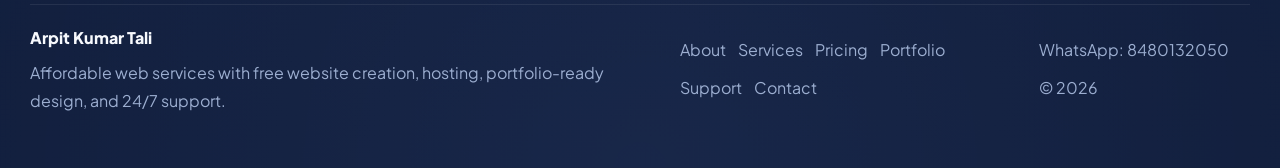
<file: Web-Services.support.html>
<!DOCTYPE html>
<html lang="en">
<head>
  <meta charset="UTF-8">
  <meta name="viewport" content="width=device-width, initial-scale=1.0">
  <meta
    name="description"
    content="24/7 technical support and web-related services by Arpit Kumar Tali."
  >
  <title>Support | Arpit Kumar Tali</title>
  <link rel="preconnect" href="https://fonts.googleapis.com">
  <link rel="preconnect" href="https://fonts.gstatic.com" crossorigin>
  <link
    href="https://fonts.googleapis.com/css2?family=Plus+Jakarta+Sans:wght@400;500;600;700;800&display=swap"
    rel="stylesheet"
  >
  <link rel="stylesheet" href="Web-Services.styles.css">
</head>
<body data-page="support">
  <div class="page-shell">
    <div class="ambient ambient-left"></div>
    <div class="ambient ambient-right"></div>
    <div class="ambient ambient-bottom"></div>
    <div class="progress-bar" aria-hidden="true"></div>

    <header class="site-header">
      <div class="container nav-wrap">
        <a class="brand" href="./Web-Services">
          <span class="brand-mark">AKT</span>
          <span class="brand-copy">
            <strong>Arpit Kumar Tali</strong>
            <span>Web Services</span>
          </span>
        </a>

        <button class="menu-toggle" type="button" aria-expanded="false" aria-controls="site-nav" aria-label="Open menu">
          <span></span>
          <span></span>
          <span></span>
        </button>

        <nav class="site-nav" id="site-nav">
          <a href="./Web-Services" data-nav="home">Home</a>
          <a href="./Web-Services.about" data-nav="about">About</a>
          <a href="./Web-Services.services" data-nav="services">Services</a>
          <a href="./Web-Services.pricing" data-nav="pricing">Pricing</a>
          <a href="./Web-Services.portfolio" data-nav="portfolio">Portfolio</a>
          <a href="./Web-Services.support" data-nav="support">Support</a>
          <a href="./Web-Services.contact" data-nav="contact" class="header-cta">Chat on WhatsApp</a>
        </nav>
      </div>
    </header>

    <main>
      <section class="page-hero">
        <div class="container page-hero-grid">
          <div class="page-copy reveal">
            <p class="eyebrow">24/7 Support</p>
            <h1>Ongoing help that keeps customers comfortable even after the website is launched.</h1>
            <p>
              Support is one of the strongest reasons people feel safe choosing a web service. This page explains
              that help remains available for technical questions, web-related tasks, and general assistance after launch.
            </p>
            <div class="button-row">
              <a class="btn btn-primary" href="./Web-Services.contact">Get Support Access</a>
              <a class="btn btn-secondary" href="./Web-Services.pricing">Support Pricing</a>
            </div>
          </div>

          <div class="page-visual reveal" data-tilt>
            <div class="hero-orbit"></div>
            <div class="hero-orbit-dot"></div>
            <div class="hero-orbit-dot secondary"></div>

            <div class="hero-window">
              <div class="window-bar">
                <div class="window-dots">
                  <span></span>
                  <span></span>
                  <span></span>
                </div>
                <div class="window-label">support-coverage.preview</div>
              </div>
              <div class="window-body">
                <div class="window-grid">
                  <article class="mini-card spotlight-card">
                    <span>Website Help</span>
                    <strong>Questions and updates</strong>
                    <p>Ongoing help for practical website needs.</p>
                  </article>
                  <article class="mini-card spotlight-card">
                    <span>Technical Support</span>
                    <strong>24/7 availability</strong>
                    <p>A key trust factor for long-term customers.</p>
                  </article>
                  <article class="mini-card wide spotlight-card">
                    <span>Web-related Services</span>
                    <strong>More than just one launch day.</strong>
                    <p>Support extends into future web-related tasks as needed.</p>
                  </article>
                </div>
              </div>
            </div>

            <div class="floating-pill pill-top">After-launch care</div>
            <div class="floating-pill pill-middle">Monthly support plan</div>
            <div class="floating-pill pill-bottom">WhatsApp communication</div>
          </div>
        </div>
      </section>

      <section class="section">
        <div class="container">
          <div class="section-heading reveal">
            <p class="eyebrow">Support Coverage</p>
            <h2>The support page helps customers understand that they are not left alone after launch.</h2>
          </div>

          <div class="grid-4">
            <article class="panel-card spotlight-card reveal">
              <div class="icon-chip">01</div>
              <h3>Website questions</h3>
              <p>Help with understanding or managing the website after it has already gone live.</p>
            </article>
            <article class="panel-card spotlight-card reveal">
              <div class="icon-chip">02</div>
              <h3>Small web-related tasks</h3>
              <p>Useful for customers who need adjustments, guidance, or practical help online.</p>
            </article>
            <article class="panel-card spotlight-card reveal">
              <div class="icon-chip">03</div>
              <h3>Issue support</h3>
              <p>When something feels uncertain, support availability improves customer confidence.</p>
            </article>
            <article class="panel-card spotlight-card reveal">
              <div class="icon-chip">04</div>
              <h3>Ongoing relationship</h3>
              <p>The service stays connected to the customer instead of ending the moment the site is published.</p>
            </article>
          </div>
        </div>
      </section>

      <section class="section">
        <div class="container content-grid">
          <div class="content-copy reveal">
            <p class="eyebrow">Why Support Matters</p>
            <h2>Affordable websites feel even more valuable when help is still available later.</h2>
            <p>
              A low website price can attract attention, but ongoing support is what makes many customers actually trust
              the offer. This page gives that part of the service proper visibility.
            </p>
            <ul class="check-list">
              <li>Reduces anxiety for first-time website owners</li>
              <li>Makes the full service feel more complete and reliable</li>
              <li>Supports longer-term customer relationships</li>
              <li>Strengthens the value of the monthly support plan</li>
            </ul>
          </div>

          <div class="content-visual reveal">
            <article class="stack-card">
              <strong>Trust advantage</strong>
              <p>Support gives customers a reason to choose a person who stays available rather than a one-time seller.</p>
            </article>
            <article class="stack-card accent">
              <strong>Business advantage</strong>
              <p>It also creates an additional service path through the low monthly support plan.</p>
            </article>
            <article class="stack-card alt">
              <strong>Presentation advantage</strong>
              <p>A dedicated support page makes the whole website feel more complete and more serious.</p>
            </article>
          </div>
        </div>
      </section>

      <section class="section">
        <div class="container">
          <div class="section-heading reveal">
            <p class="eyebrow">How Support Works</p>
            <h2>A simple ongoing model that stays easy to understand.</h2>
          </div>

          <div class="timeline-grid">
            <article class="timeline-card reveal">
              <span class="timeline-number">01</span>
              <div>
                <h3>Launch the website</h3>
                <p>Start with the website and hosting plan so the main business presence is already live.</p>
              </div>
            </article>
            <article class="timeline-card reveal">
              <span class="timeline-number">02</span>
              <div>
                <h3>Keep support available</h3>
                <p>The support option continues after launch for technical help and web-related assistance.</p>
              </div>
            </article>
            <article class="timeline-card reveal">
              <span class="timeline-number">03</span>
              <div>
                <h3>Use WhatsApp for contact</h3>
                <p>Communication becomes simple because customers can connect directly through WhatsApp.</p>
              </div>
            </article>
            <article class="timeline-card reveal">
              <span class="timeline-number">04</span>
              <div>
                <h3>Expand when needed</h3>
                <p>Customers can later request more pages, another website, or other related help when the business grows.</p>
              </div>
            </article>
          </div>
        </div>
      </section>

      <section class="section">
        <div class="container">
          <div class="section-heading reveal">
            <p class="eyebrow">Support Questions</p>
            <h2>Helpful answers for customers comparing one-time service against ongoing support.</h2>
          </div>

          <div class="faq-grid">
            <article class="faq-item reveal">
              <h3>Is support separate from hosting?</h3>
              <p>Yes. Hosting belongs to the website plans, while the monthly support plan covers continued assistance.</p>
            </article>
            <article class="faq-item reveal">
              <h3>Why show support on its own page?</h3>
              <p>Because it is an important selling point and deserves stronger visibility on the website.</p>
            </article>
            <article class="faq-item reveal">
              <h3>How do customers contact for support?</h3>
              <p>The website now pushes the contact flow through WhatsApp, which keeps communication quick and simple.</p>
            </article>
            <article class="faq-item reveal">
              <h3>What does the support plan help with?</h3>
              <p>It helps with technical questions and other web-related services that customers may need afterward.</p>
            </article>
          </div>
        </div>
      </section>

      <section class="section">
        <div class="container">
          <div class="cta-card reveal">
            <div>
              <p class="eyebrow">Support CTA</p>
              <h2>Use the contact page to turn support interest into a live WhatsApp conversation.</h2>
              <p>The support offer is stronger when customers can ask directly and quickly.</p>
            </div>
            <div class="button-row">
              <a class="btn btn-primary" href="./Web-Services.contact">Open Contact Page</a>
              <a class="btn btn-secondary" href="./Web-Services.pricing">Review Support Pricing</a>
            </div>
          </div>
        </div>
      </section>
    </main>

    <footer class="site-footer">
      <div class="container footer-shell">
        <div class="footer-copy">
          <strong>Arpit Kumar Tali</strong>
          <p>Affordable web services with free website creation, hosting, portfolio-ready design, and 24/7 support.</p>
        </div>

        <div class="footer-links">
          <a href="./Web-Services.about">About</a>
          <a href="./Web-Services.services">Services</a>
          <a href="./Web-Services.pricing">Pricing</a>
          <a href="./Web-Services.portfolio">Portfolio</a>
          <a href="./Web-Services.support">Support</a>
          <a href="./Web-Services.contact">Contact</a>
        </div>

        <div class="footer-meta">
          <a href="https://wa.me/918480132050?text=Hello%20Arpit%20Kumar%20Tali,%20I%20want%20a%20website." target="_blank" rel="noreferrer">WhatsApp: 8480132050</a>
          <span>&copy; <span class="js-year"></span></span>
        </div>
      </div>
    </footer>

    <a class="whatsapp-fab" href="https://wa.me/918480132050?text=Hello%20Arpit%20Kumar%20Tali,%20I%20want%20a%20website." target="_blank" rel="noreferrer">
      WhatsApp
    </a>
  </div>

  <script src="Web-Services.script.js"></script>
</body>
</html>
</file>
<file: style.css>
:root {
    --bg: #f4efe6;
    --bg-alt: #ece6db;
    --surface: rgba(255, 255, 255, 0.78);
    --surface-strong: #ffffff;
    --surface-dark: #0f172a;
    --surface-dark-alt: #162238;
    --surface-dark-soft: rgba(15, 23, 42, 0.76);
    --text: #0f172a;
    --text-soft: #5b677a;
    --text-inverse: #f8fafc;
    --line: rgba(15, 23, 42, 0.12);
    --line-dark: rgba(248, 250, 252, 0.12);
    --accent: #0f766e;
    --accent-2: #b45309;
    --accent-soft: rgba(15, 118, 110, 0.12);
    --shadow: 0 24px 80px rgba(15, 23, 42, 0.12);
    --shadow-strong: 0 28px 80px rgba(2, 6, 23, 0.42);
    --radius-xl: 32px;
    --radius-lg: 24px;
    --radius-md: 18px;
    --radius-sm: 14px;
    --container: 1180px;
}

* {
    box-sizing: border-box;
    margin: 0;
    padding: 0;
}

html {
    scroll-behavior: smooth;
    scroll-padding-top: 96px;
}

body {
    position: relative;
    font-family: "Inter", sans-serif;
    color: var(--text);
    background:
        radial-gradient(circle at top left, rgba(15, 118, 110, 0.08), transparent 30%),
        radial-gradient(circle at top right, rgba(180, 83, 9, 0.08), transparent 28%),
        linear-gradient(180deg, #faf7f1 0%, var(--bg) 46%, #f8f4ed 100%);
    line-height: 1.6;
    overflow-x: hidden;
}

body::before,
body::after {
    content: "";
    position: fixed;
    inset: auto;
    pointer-events: none;
    z-index: 0;
}

body::before {
    top: -8rem;
    right: -8rem;
    width: 22rem;
    height: 22rem;
    border-radius: 50%;
    background: radial-gradient(circle, rgba(15, 118, 110, 0.16), transparent 70%);
    filter: blur(6px);
}

body::after {
    bottom: -9rem;
    left: -9rem;
    width: 26rem;
    height: 26rem;
    border-radius: 50%;
    background: radial-gradient(circle, rgba(14, 165, 233, 0.11), transparent 68%);
    filter: blur(10px);
}

img {
    display: block;
    max-width: 100%;
}

a {
    color: inherit;
    text-decoration: none;
}

button,
input,
textarea {
    font: inherit;
}

button {
    cursor: pointer;
}

::selection {
    background: rgba(15, 118, 110, 0.22);
}

h1,
h2,
h3,
h4,
h5 {
    font-family: "Space Grotesk", sans-serif;
    line-height: 1.08;
    letter-spacing: -0.03em;
}

h1 {
    font-size: clamp(2.8rem, 6vw, 5.4rem);
}

h2 {
    font-size: clamp(2rem, 4vw, 3.25rem);
}

h3 {
    font-size: 1.35rem;
}

p {
    color: var(--text-soft);
}

ul {
    list-style: none;
}

.container {
    width: min(100% - 2rem, var(--container));
    margin-inline: auto;
}

.skip-link {
    position: absolute;
    left: 1rem;
    top: 1rem;
    z-index: 2000;
    padding: 0.75rem 1rem;
    border-radius: 999px;
    background: var(--surface-dark);
    color: var(--text-inverse);
    transform: translateY(-160%);
    transition: transform 0.2s ease;
}

.skip-link:focus {
    transform: translateY(0);
}

.site-header {
    position: sticky;
    top: 0;
    z-index: 1000;
    border-bottom: 1px solid rgba(148, 163, 184, 0.12);
    background: rgba(15, 23, 42, 0.78);
    backdrop-filter: blur(18px);
}

main,
.site-footer {
    position: relative;
    z-index: 1;
}

.header-inner {
    min-height: 86px;
    display: flex;
    align-items: center;
    gap: 1.25rem;
}

.brand {
    display: inline-flex;
    align-items: center;
    gap: 0.9rem;
    color: var(--text-inverse);
    min-width: 0;
}

.brand-mark {
    width: 3rem;
    height: 3rem;
    border-radius: 1rem;
    display: grid;
    place-items: center;
    background: linear-gradient(135deg, var(--accent), var(--accent-2));
    color: #fff;
    font-family: "Space Grotesk", sans-serif;
    font-weight: 700;
    letter-spacing: 0.04em;
    box-shadow: 0 12px 30px rgba(15, 118, 110, 0.34);
    flex: none;
}

.brand-copy {
    display: grid;
    gap: 0.1rem;
    min-width: 0;
}

.brand-copy strong {
    font-size: 1rem;
    white-space: nowrap;
    overflow: hidden;
    text-overflow: ellipsis;
}

.brand-copy small {
    color: rgba(248, 250, 252, 0.72);
    font-size: 0.84rem;
}

.site-nav {
    margin-left: auto;
    display: flex;
    align-items: center;
    gap: 0.5rem;
}

.site-nav a {
    color: rgba(248, 250, 252, 0.84);
    font-weight: 500;
    font-size: 0.96rem;
    padding: 0.65rem 0.95rem;
    border-radius: 999px;
    transition: background-color 0.2s ease, color 0.2s ease, transform 0.2s ease;
}

.site-nav a:hover,
.site-nav a.is-active {
    color: #fff;
    background: rgba(248, 250, 252, 0.09);
    transform: translateY(-1px);
}

.nav-actions {
    display: flex;
    align-items: center;
    gap: 0.75rem;
}

.nav-toggle {
    display: none;
    width: 3rem;
    height: 3rem;
    border: 1px solid rgba(248, 250, 252, 0.16);
    border-radius: 1rem;
    background: rgba(248, 250, 252, 0.08);
    color: #fff;
    font-size: 1.05rem;
}

.button {
    display: inline-flex;
    align-items: center;
    justify-content: center;
    gap: 0.55rem;
    border-radius: 999px;
    border: 1px solid transparent;
    padding: 0.95rem 1.35rem;
    font-weight: 700;
    transition: transform 0.2s ease, box-shadow 0.2s ease, background-color 0.2s ease, color 0.2s ease, border-color 0.2s ease;
    box-shadow: none;
}

.button:hover {
    transform: translateY(-2px);
}

.button--small {
    padding: 0.75rem 1rem;
    font-size: 0.92rem;
}

.button--full {
    width: 100%;
}

.button--primary {
    background: linear-gradient(135deg, var(--accent), #115e59);
    color: #fff;
    box-shadow: 0 18px 30px rgba(15, 118, 110, 0.22);
}

.button--primary:hover {
    box-shadow: 0 22px 40px rgba(15, 118, 110, 0.3);
}

.button--secondary {
    background: transparent;
    color: var(--surface-dark);
    border-color: rgba(15, 23, 42, 0.12);
}

.button--secondary:hover {
    background: rgba(255, 255, 255, 0.72);
    border-color: rgba(15, 23, 42, 0.18);
}

.button--emphasis {
    color: #fff;
    background: rgba(248, 250, 252, 0.08);
    border-color: rgba(248, 250, 252, 0.18);
    box-shadow: inset 0 0 0 1px rgba(248, 250, 252, 0.04);
}

.button--emphasis:hover {
    background: rgba(248, 250, 252, 0.14);
}

.button--ghost {
    background: rgba(248, 250, 252, 0.05);
    color: #fff;
    border-color: rgba(248, 250, 252, 0.18);
}

.button--ghost:hover {
    background: rgba(248, 250, 252, 0.1);
}

.hero {
    position: relative;
    overflow: hidden;
    padding: clamp(4.5rem, 7vw, 6.5rem) 0 clamp(4rem, 6vw, 5.5rem);
    color: var(--text-inverse);
    background:
        radial-gradient(circle at 10% 10%, rgba(15, 118, 110, 0.38), transparent 26%),
        radial-gradient(circle at 90% 18%, rgba(14, 165, 233, 0.12), transparent 24%),
        linear-gradient(145deg, #0a1020 0%, #111b2d 42%, #17233a 100%);
}

.hero::before,
.hero::after {
    content: "";
    position: absolute;
    border-radius: 50%;
    filter: blur(28px);
    pointer-events: none;
}

.hero::before {
    width: 24rem;
    height: 24rem;
    right: -10rem;
    top: -6rem;
    background: rgba(15, 118, 110, 0.14);
}

.hero::after {
    width: 18rem;
    height: 18rem;
    left: -6rem;
    bottom: -7rem;
    background: rgba(14, 165, 233, 0.14);
}

.hero-grid {
    position: relative;
    z-index: 1;
    display: grid;
    grid-template-columns: minmax(0, 1.12fr) minmax(360px, 0.88fr);
    gap: clamp(2rem, 5vw, 4rem);
    align-items: center;
}

.hero-copy {
    max-width: 720px;
}

.eyebrow {
    display: inline-flex;
    align-items: center;
    gap: 0.5rem;
    padding: 0.55rem 0.9rem;
    border-radius: 999px;
    border: 1px solid rgba(248, 250, 252, 0.14);
    background: rgba(248, 250, 252, 0.06);
    color: rgba(248, 250, 252, 0.82);
    font-size: 0.84rem;
    font-weight: 700;
    letter-spacing: 0.08em;
    text-transform: uppercase;
}

.hero-title {
    margin-top: 1.25rem;
    max-width: 12.5ch;
    color: #fff;
    text-wrap: balance;
}

.hero-subtitle {
    margin-top: 1.3rem;
    max-width: 60ch;
    font-size: 1.08rem;
    color: rgba(248, 250, 252, 0.74);
}

.hero-actions {
    display: flex;
    align-items: center;
    flex-wrap: wrap;
    gap: 0.85rem;
    margin-top: 2rem;
}

.hero-actions .button {
    min-width: 10.5rem;
}

.hero-traits {
    display: flex;
    flex-wrap: wrap;
    gap: 0.75rem;
    margin-top: 1.8rem;
}

.hero-traits li {
    padding: 0.72rem 1rem;
    border-radius: 999px;
    border: 1px solid rgba(248, 250, 252, 0.14);
    background: rgba(248, 250, 252, 0.06);
    color: rgba(248, 250, 252, 0.9);
    font-size: 0.94rem;
}

.hero-metrics {
    display: grid;
    grid-template-columns: repeat(2, minmax(0, 1fr));
    gap: 1rem;
    margin-top: 2rem;
}

.metric-card {
    padding: 1.15rem 1.2rem;
    border-radius: var(--radius-md);
    border: 1px solid rgba(248, 250, 252, 0.12);
    background: rgba(248, 250, 252, 0.06);
    backdrop-filter: blur(14px);
}

.metric-card strong {
    display: block;
    font-family: "Space Grotesk", sans-serif;
    font-size: 2rem;
    color: #fff;
}

.metric-card span {
    display: block;
    margin-top: 0.25rem;
    color: rgba(248, 250, 252, 0.74);
    font-size: 0.93rem;
}

.hero-visual {
    position: relative;
    display: grid;
    gap: 1rem;
    justify-items: end;
}

.portrait-card {
    position: relative;
    width: min(100%, 430px);
    border-radius: 30px;
    padding: 1rem;
    background: linear-gradient(180deg, rgba(255, 255, 255, 0.12), rgba(255, 255, 255, 0.04));
    border: 1px solid rgba(248, 250, 252, 0.14);
    box-shadow: var(--shadow-strong);
    overflow: hidden;
}

.portrait-card img {
    width: 100%;
    aspect-ratio: 4 / 5;
    object-fit: cover;
    object-position: center top;
    border-radius: 24px;
    background: rgba(255, 255, 255, 0.04);
}

.visual-notes {
    width: min(100%, 430px);
    display: grid;
    grid-template-columns: repeat(2, minmax(0, 1fr));
    gap: 1rem;
}

.visual-note {
    padding: 1rem 1.05rem;
    border-radius: 22px;
    background: rgba(248, 250, 252, 0.07);
    border: 1px solid rgba(248, 250, 252, 0.12);
    color: #fff;
    backdrop-filter: blur(14px);
}

.visual-note span {
    display: block;
    color: rgba(248, 250, 252, 0.68);
    font-size: 0.75rem;
    font-weight: 700;
    letter-spacing: 0.08em;
    text-transform: uppercase;
}

.visual-note strong {
    display: block;
    margin-top: 0.35rem;
    color: #fff;
    font-size: 0.98rem;
    line-height: 1.45;
}

.section {
    position: relative;
    padding: clamp(4.8rem, 7vw, 6.8rem) 0;
}

.section--light {
    background:
        linear-gradient(180deg, rgba(255, 255, 255, 0.7), rgba(255, 255, 255, 0.35)),
        linear-gradient(180deg, #f8f4ed 0%, #f6efe5 100%);
}

.section--tinted {
    background:
        radial-gradient(circle at top right, rgba(15, 118, 110, 0.07), transparent 24%),
        linear-gradient(180deg, #efe7db 0%, #e9e1d3 100%);
}

.section--dark {
    background:
        radial-gradient(circle at 10% 18%, rgba(15, 118, 110, 0.22), transparent 25%),
        radial-gradient(circle at 92% 12%, rgba(180, 83, 9, 0.2), transparent 22%),
        linear-gradient(145deg, #0f172a 0%, #10192b 100%);
    color: var(--text-inverse);
}

.section-heading {
    max-width: 760px;
    margin-bottom: 2.5rem;
}

.section-heading h2 {
    margin-top: 0.75rem;
    color: inherit;
    text-wrap: balance;
}

.section-heading p {
    margin-top: 1rem;
    max-width: 62ch;
    font-size: 1.05rem;
}

.section-kicker {
    display: inline-flex;
    align-items: center;
    padding: 0.48rem 0.8rem;
    border-radius: 999px;
    border: 1px solid rgba(15, 23, 42, 0.12);
    background: rgba(255, 255, 255, 0.7);
    color: var(--accent);
    font-size: 0.78rem;
    font-weight: 800;
    letter-spacing: 0.08em;
    text-transform: uppercase;
}

.section-heading--light .section-kicker {
    border-color: rgba(248, 250, 252, 0.14);
    background: rgba(248, 250, 252, 0.07);
    color: #d7fff7;
}

.section-heading--light p {
    color: rgba(248, 250, 252, 0.72);
}

.about-grid {
    display: grid;
    grid-template-columns: minmax(0, 1.12fr) minmax(320px, 0.88fr);
    gap: 1.5rem;
    align-items: start;
}

.about-copy {
    padding: clamp(1.5rem, 3vw, 2rem);
    border: 1px solid var(--line);
    border-radius: var(--radius-xl);
    background: var(--surface-strong);
    box-shadow: var(--shadow);
}

.about-copy p + p {
    margin-top: 1rem;
}

.about-highlights {
    display: grid;
    grid-template-columns: repeat(3, minmax(0, 1fr));
    gap: 1rem;
    margin-top: 1.75rem;
}

.about-card {
    padding: 1.2rem;
    border-radius: var(--radius-lg);
    background: linear-gradient(180deg, rgba(15, 118, 110, 0.06), rgba(180, 83, 9, 0.04));
    border: 1px solid rgba(15, 23, 42, 0.08);
}

.about-card i {
    font-size: 1.2rem;
    color: var(--accent);
}

.about-card h3 {
    margin-top: 0.85rem;
    font-size: 1.06rem;
}

.about-card p {
    margin-top: 0.4rem;
    font-size: 0.94rem;
}

.info-panel {
    padding: clamp(1.5rem, 3vw, 2rem);
    border-radius: var(--radius-xl);
    background: linear-gradient(180deg, rgba(15, 23, 42, 0.95), rgba(22, 34, 56, 0.96));
    color: #fff;
    box-shadow: var(--shadow-strong);
    border: 1px solid rgba(248, 250, 252, 0.12);
}

.info-panel__header span {
    display: inline-flex;
    color: rgba(248, 250, 252, 0.72);
    font-size: 0.78rem;
    font-weight: 700;
    letter-spacing: 0.08em;
    text-transform: uppercase;
}

.info-panel__header h3 {
    margin-top: 0.5rem;
    color: #fff;
}

.fact-grid {
    display: grid;
    grid-template-columns: repeat(2, minmax(0, 1fr));
    gap: 0.9rem;
    margin-top: 1.25rem;
}

.fact-card {
    padding: 1rem;
    border-radius: var(--radius-md);
    background: rgba(248, 250, 252, 0.06);
    border: 1px solid rgba(248, 250, 252, 0.1);
}

.fact-label {
    display: block;
    color: rgba(248, 250, 252, 0.68);
    font-size: 0.76rem;
    font-weight: 700;
    letter-spacing: 0.08em;
    text-transform: uppercase;
}

.fact-card strong {
    display: block;
    margin-top: 0.35rem;
    color: #fff;
    font-size: 0.98rem;
    line-height: 1.45;
}

.service-grid {
    display: grid;
    grid-template-columns: repeat(4, minmax(0, 1fr));
    gap: 1rem;
}

.service-card {
    padding: 1.35rem;
    border-radius: var(--radius-xl);
    background: rgba(255, 255, 255, 0.9);
    border: 1px solid rgba(15, 23, 42, 0.08);
    box-shadow: var(--shadow);
    transition: transform 0.22s ease, box-shadow 0.22s ease, border-color 0.22s ease;
}

.service-card:hover,
.project-card:hover,
.timeline-content:hover,
.credential-card:hover,
.process-card:hover {
    transform: translateY(-4px);
    border-color: rgba(15, 118, 110, 0.2);
    box-shadow: 0 24px 46px rgba(15, 23, 42, 0.13);
}

.service-card__icon {
    width: 3rem;
    height: 3rem;
    border-radius: 1rem;
    display: grid;
    place-items: center;
    background: rgba(15, 118, 110, 0.1);
    color: var(--accent);
    font-size: 1.05rem;
}

.service-card h3 {
    margin-top: 1rem;
}

.service-card p {
    margin-top: 0.7rem;
}

.service-points {
    margin-top: 1rem;
    display: grid;
    gap: 0.6rem;
}

.service-points li {
    position: relative;
    padding-left: 1rem;
    color: var(--text-soft);
    font-size: 0.95rem;
}

.service-points li::before {
    content: "";
    position: absolute;
    left: 0;
    top: 0.66rem;
    width: 0.38rem;
    height: 0.38rem;
    border-radius: 50%;
    background: var(--accent);
}

.service-cta {
    margin-top: 1.35rem;
    padding: 1.4rem 1.5rem;
    border-radius: var(--radius-xl);
    background: linear-gradient(135deg, #0f172a 0%, #16233b 100%);
    color: #fff;
    border: 1px solid rgba(248, 250, 252, 0.12);
    box-shadow: var(--shadow-strong);
    display: flex;
    align-items: center;
    justify-content: space-between;
    gap: 1rem;
}

.service-cta h3 {
    margin-top: 0.45rem;
    color: #fff;
}

.work-grid {
    display: grid;
    grid-template-columns: repeat(2, minmax(0, 1fr));
    gap: 1rem;
}

.project-card {
    padding: 1.45rem;
    border-radius: var(--radius-xl);
    background: var(--surface-strong);
    border: 1px solid rgba(15, 23, 42, 0.08);
    box-shadow: var(--shadow);
    transition: transform 0.22s ease, box-shadow 0.22s ease, border-color 0.22s ease;
}

.project-label {
    color: var(--accent);
    font-size: 0.78rem;
    font-weight: 800;
    letter-spacing: 0.08em;
    text-transform: uppercase;
}

.project-card h3 {
    margin-top: 0.7rem;
}

.project-card p {
    margin-top: 0.65rem;
}

.project-stats {
    display: grid;
    grid-template-columns: repeat(2, minmax(0, 1fr));
    gap: 0.75rem;
    margin-top: 1.15rem;
}

.project-stats div {
    padding: 0.95rem 1rem;
    border-radius: var(--radius-md);
    background: rgba(15, 118, 110, 0.08);
    border: 1px solid rgba(15, 118, 110, 0.08);
}

.project-stats strong {
    display: block;
    color: var(--text);
    font-family: "Space Grotesk", sans-serif;
    font-size: 1.45rem;
}

.project-stats span {
    display: block;
    margin-top: 0.2rem;
    color: var(--text-soft);
    font-size: 0.9rem;
}

.tag-list {
    display: flex;
    flex-wrap: wrap;
    gap: 0.6rem;
    margin-top: 1rem;
}

.tag-list span {
    padding: 0.48rem 0.76rem;
    border-radius: 999px;
    background: rgba(15, 23, 42, 0.06);
    color: var(--text);
    font-size: 0.84rem;
    font-weight: 600;
}

.experience-layout {
    display: grid;
    grid-template-columns: minmax(0, 1.1fr) minmax(290px, 0.9fr);
    gap: 1rem;
    align-items: start;
}

.timeline {
    position: relative;
    padding-left: 1rem;
}

.timeline::before {
    content: "";
    position: absolute;
    left: 15px;
    top: 0.75rem;
    bottom: 0.75rem;
    width: 2px;
    background: linear-gradient(180deg, rgba(15, 118, 110, 0.9), rgba(180, 83, 9, 0.85));
}

.timeline-item {
    display: grid;
    grid-template-columns: 32px minmax(0, 1fr);
    gap: 1rem;
    margin-bottom: 1rem;
}

.timeline-marker {
    width: 1rem;
    height: 1rem;
    margin-top: 1.15rem;
    border-radius: 50%;
    background: linear-gradient(135deg, var(--accent), var(--accent-2));
    box-shadow: 0 0 0 8px rgba(15, 118, 110, 0.12);
    position: relative;
    z-index: 1;
}

.timeline-content {
    padding: 1.35rem;
    border-radius: var(--radius-xl);
    background: var(--surface-strong);
    border: 1px solid rgba(15, 23, 42, 0.08);
    box-shadow: var(--shadow);
    transition: transform 0.22s ease, box-shadow 0.22s ease, border-color 0.22s ease;
}

.timeline-date {
    color: var(--accent);
    font-size: 0.82rem;
    font-weight: 800;
    letter-spacing: 0.08em;
    text-transform: uppercase;
}

.timeline-content h3 {
    margin-top: 0.5rem;
}

.timeline-content p {
    margin-top: 0.65rem;
}

.timeline-content ul {
    list-style: disc;
    padding-left: 1.15rem;
    margin-top: 0.85rem;
    color: var(--text-soft);
}

.timeline-content li + li {
    margin-top: 0.4rem;
}

.credentials {
    display: grid;
    gap: 1rem;
}

.credential-card {
    padding: 1.3rem;
    border-radius: var(--radius-xl);
    background: rgba(255, 255, 255, 0.9);
    border: 1px solid rgba(15, 23, 42, 0.08);
    box-shadow: var(--shadow);
    transition: transform 0.22s ease, box-shadow 0.22s ease, border-color 0.22s ease;
}

.credential-label {
    display: inline-flex;
    color: var(--accent);
    font-size: 0.78rem;
    font-weight: 800;
    letter-spacing: 0.08em;
    text-transform: uppercase;
}

.credential-card h3 {
    margin-top: 0.55rem;
}

.credential-card p,
.credential-card li {
    margin-top: 0.55rem;
    color: var(--text-soft);
}

.credential-card ul {
    list-style: disc;
    padding-left: 1.1rem;
}

.credential-note {
    font-size: 0.94rem;
}

.process-grid {
    display: grid;
    grid-template-columns: repeat(4, minmax(0, 1fr));
    gap: 1rem;
}

.process-card {
    padding: 1.35rem;
    border-radius: var(--radius-xl);
    background: var(--surface-strong);
    border: 1px solid rgba(15, 23, 42, 0.08);
    box-shadow: var(--shadow);
    transition: transform 0.22s ease, box-shadow 0.22s ease, border-color 0.22s ease;
}

.step-number {
    display: inline-flex;
    align-items: center;
    justify-content: center;
    width: 3rem;
    height: 3rem;
    border-radius: 1rem;
    background: rgba(15, 118, 110, 0.1);
    color: var(--accent);
    font-family: "Space Grotesk", sans-serif;
    font-weight: 700;
}

.process-card h3 {
    margin-top: 1rem;
}

.process-card p {
    margin-top: 0.65rem;
}

.contact-grid {
    display: grid;
    grid-template-columns: minmax(0, 0.9fr) minmax(0, 1.1fr);
    gap: 1rem;
    align-items: start;
}

.contact-panel {
    padding: 1.55rem;
    border-radius: var(--radius-xl);
    background: rgba(248, 250, 252, 0.06);
    border: 1px solid rgba(248, 250, 252, 0.12);
    box-shadow: var(--shadow-strong);
}

.contact-intro h3 {
    margin-top: 0.45rem;
    color: #fff;
}

.contact-intro p {
    margin-top: 0.65rem;
    color: rgba(248, 250, 252, 0.72);
}

.contact-label {
    display: inline-flex;
    color: rgba(248, 250, 252, 0.7);
    font-size: 0.78rem;
    font-weight: 800;
    letter-spacing: 0.08em;
    text-transform: uppercase;
}

.contact-list {
    display: grid;
    gap: 0.85rem;
    margin-top: 1.35rem;
}

.contact-list li {
    display: grid;
    grid-template-columns: 48px minmax(0, 1fr);
    gap: 0.9rem;
    align-items: start;
    padding: 1rem;
    border-radius: var(--radius-md);
    background: rgba(248, 250, 252, 0.06);
    border: 1px solid rgba(248, 250, 252, 0.1);
}

.contact-list i {
    width: 3rem;
    height: 3rem;
    border-radius: 1rem;
    display: grid;
    place-items: center;
    background: rgba(248, 250, 252, 0.08);
    color: #fff;
    font-size: 1rem;
}

.contact-list span {
    display: block;
    color: rgba(248, 250, 252, 0.68);
    font-size: 0.78rem;
    font-weight: 700;
    letter-spacing: 0.08em;
    text-transform: uppercase;
}

.contact-list a,
.contact-list strong {
    display: inline-flex;
    margin-top: 0.25rem;
    color: #fff;
    font-weight: 600;
}

.contact-note {
    margin-top: 1.2rem;
    padding: 1rem 1.1rem;
    border-radius: var(--radius-md);
    background: rgba(248, 250, 252, 0.08);
    border: 1px solid rgba(248, 250, 252, 0.12);
}

.contact-note strong {
    color: #fff;
}

.contact-note p {
    margin-top: 0.25rem;
    color: rgba(248, 250, 252, 0.72);
}

.contact-form {
    padding: 1.6rem;
    border-radius: var(--radius-xl);
    background: var(--surface-strong);
    border: 1px solid rgba(15, 23, 42, 0.08);
    box-shadow: var(--shadow);
}

.field-grid {
    display: grid;
    grid-template-columns: repeat(2, minmax(0, 1fr));
    gap: 1rem;
}

.field + .field {
    margin-top: 1rem;
}

.field label {
    display: inline-flex;
    margin-bottom: 0.45rem;
    color: var(--text);
    font-size: 0.9rem;
    font-weight: 700;
}

.field input,
.field textarea {
    width: 100%;
    padding: 0.95rem 1rem;
    border-radius: 16px;
    border: 1px solid rgba(15, 23, 42, 0.12);
    background: #fbfbfa;
    color: var(--text);
    transition: border-color 0.2s ease, box-shadow 0.2s ease, background-color 0.2s ease;
}

.field textarea {
    resize: vertical;
    min-height: 160px;
}

.field input::placeholder,
.field textarea::placeholder {
    color: #8a93a3;
}

.field input:focus,
.field textarea:focus {
    outline: none;
    border-color: rgba(15, 118, 110, 0.45);
    box-shadow: 0 0 0 4px rgba(15, 118, 110, 0.12);
    background: #fff;
}

.form-help {
    margin-top: 0.9rem;
    font-size: 0.92rem;
    color: var(--text-soft);
}

.site-footer {
    padding: 1.5rem 0 2rem;
    background: #0a1020;
    color: rgba(248, 250, 252, 0.78);
    border-top: 1px solid rgba(248, 250, 252, 0.08);
}

.footer-inner {
    display: grid;
    gap: 1rem;
    text-align: center;
}

.footer-inner strong {
    color: #fff;
    font-family: "Space Grotesk", sans-serif;
    font-size: 1.05rem;
}

.footer-links {
    display: flex;
    flex-wrap: wrap;
    justify-content: center;
    gap: 0.85rem;
}

.footer-links a {
    color: rgba(248, 250, 252, 0.78);
    font-weight: 600;
}

.footer-links a:hover {
    color: #fff;
}

.copyright {
    font-size: 0.94rem;
}

.reveal {
    opacity: 0;
    transform: translateY(24px);
    transition: opacity 0.7s ease, transform 0.7s ease;
}

.reveal.is-visible {
    opacity: 1;
    transform: translateY(0);
}

.back-to-top {
    position: fixed;
    right: 1.25rem;
    bottom: 1.25rem;
    width: 3.25rem;
    height: 3.25rem;
    border-radius: 50%;
    border: 1px solid rgba(248, 250, 252, 0.12);
    background: rgba(15, 23, 42, 0.92);
    color: #fff;
    box-shadow: var(--shadow-strong);
    display: grid;
    place-items: center;
    opacity: 0;
    visibility: hidden;
    transform: translateY(10px);
    transition: opacity 0.2s ease, visibility 0.2s ease, transform 0.2s ease;
    z-index: 1200;
}

.back-to-top.is-visible {
    opacity: 1;
    visibility: visible;
    transform: translateY(0);
}

.toast {
    position: fixed;
    right: 1.25rem;
    bottom: 5rem;
    min-width: 280px;
    max-width: min(92vw, 380px);
    padding: 1rem 1.1rem;
    border-radius: 18px;
    background: rgba(15, 23, 42, 0.96);
    color: #fff;
    border: 1px solid rgba(248, 250, 252, 0.12);
    box-shadow: var(--shadow-strong);
    opacity: 0;
    transform: translateY(10px);
    pointer-events: none;
    transition: opacity 0.2s ease, transform 0.2s ease;
    z-index: 1300;
}

.toast.is-visible {
    opacity: 1;
    transform: translateY(0);
}

.toast strong {
    display: block;
    margin-bottom: 0.25rem;
}

.toast p {
    color: rgba(248, 250, 252, 0.76);
    font-size: 0.94rem;
}

@media (max-width: 1180px) {
    .service-grid {
        grid-template-columns: repeat(2, minmax(0, 1fr));
    }

    .process-grid {
        grid-template-columns: repeat(2, minmax(0, 1fr));
    }
}

@media (max-width: 1040px) {
    .about-grid,
    .experience-layout,
    .contact-grid,
    .hero-grid {
        grid-template-columns: 1fr;
    }

    .hero-visual {
        justify-items: start;
    }

    .visual-notes {
        width: 100%;
    }

    .hero-title {
        max-width: 14ch;
    }

    .about-highlights {
        grid-template-columns: 1fr;
    }
}

@media (max-width: 960px) {
    .header-inner {
        gap: 0.85rem;
    }

    .site-nav {
        position: absolute;
        top: calc(100% + 0.75rem);
        left: 1rem;
        right: 1rem;
        flex-direction: column;
        align-items: stretch;
        gap: 0.25rem;
        padding: 0.85rem;
        border-radius: 24px;
        background: rgba(15, 23, 42, 0.96);
        border: 1px solid rgba(248, 250, 252, 0.12);
        box-shadow: var(--shadow-strong);
        opacity: 0;
        pointer-events: none;
        transform: translateY(-10px);
        transition: opacity 0.2s ease, transform 0.2s ease;
    }

    .site-nav.is-open {
        opacity: 1;
        pointer-events: auto;
        transform: translateY(0);
    }

    .site-nav a {
        padding: 0.95rem 1rem;
    }

    .nav-toggle {
        display: inline-grid;
        place-items: center;
    }

    .nav-actions .button--small {
        display: none;
    }

    .service-cta {
        flex-direction: column;
        align-items: flex-start;
    }
}

@media (max-width: 720px) {
    .work-grid,
    .service-grid,
    .process-grid,
    .hero-metrics,
    .fact-grid,
    .field-grid {
        grid-template-columns: 1fr;
    }

    .visual-notes {
        grid-template-columns: 1fr;
    }

    .section {
        padding: 4rem 0;
    }

    .hero {
        padding-top: 4.25rem;
    }

    .hero-title {
        max-width: none;
    }

    .hero-actions {
        flex-direction: column;
        align-items: stretch;
    }

    .hero-actions .button {
        width: 100%;
    }

    .contact-panel,
    .contact-form,
    .service-card,
    .project-card,
    .timeline-content,
    .credential-card,
    .process-card,
    .about-copy,
    .info-panel {
        border-radius: 22px;
    }

    .brand-copy small {
        display: none;
    }

    .footer-links {
        gap: 0.6rem 0.9rem;
    }
}

@media (max-width: 540px) {
    .container {
        width: min(100% - 1.35rem, var(--container));
    }

    .header-inner {
        min-height: 78px;
    }

    .brand-mark {
        width: 2.7rem;
        height: 2.7rem;
        border-radius: 0.9rem;
    }

    .service-card,
    .project-card,
    .timeline-content,
    .credential-card,
    .process-card,
    .contact-panel,
    .contact-form,
    .about-copy,
    .info-panel {
        padding: 1.1rem;
    }

    .hero-traits {
        flex-direction: column;
        align-items: stretch;
    }

    .hero-traits li {
        text-align: center;
    }

    .portrait-card {
        padding: 0.75rem;
    }

    .service-cta {
        padding: 1.15rem;
    }

    .toast {
        right: 0.75rem;
        left: 0.75rem;
        min-width: 0;
    }
}

@media (prefers-reduced-motion: reduce) {
    html {
        scroll-behavior: auto;
    }

    *,
    *::before,
    *::after {
        animation-duration: 0.001ms !important;
        animation-iteration-count: 1 !important;
        transition-duration: 0.001ms !important;
        scroll-behavior: auto !important;
    }
}
</file>
<file: Tech-Courses.styles.css>
:root {
  --bg: #06101c;
  --bg-deep: #08101f;
  --bg-alt: #0d1831;
  --panel: rgba(10, 19, 36, 0.78);
  --panel-strong: rgba(11, 21, 41, 0.94);
  --panel-soft: rgba(255, 255, 255, 0.05);
  --line: rgba(255, 255, 255, 0.1);
  --line-strong: rgba(255, 255, 255, 0.18);
  --text: #f7f9fd;
  --muted: #9caed0;
  --teal: #89f0d9;
  --sky: #7fa8ff;
  --gold: #ffd56f;
  --orange: #ff985b;
  --pink: #ff9dc9;
  --shadow: 0 30px 80px rgba(0, 0, 0, 0.34);
  --radius-xl: 34px;
  --radius-lg: 28px;
  --radius-md: 22px;
  --radius-sm: 16px;
  --container: min(1220px, calc(100vw - 40px));
  --header-height: 88px;
}

* {
  box-sizing: border-box;
}

html {
  scroll-behavior: smooth;
}

body {
  margin: 0;
  min-height: 100vh;
  font-family: "Plus Jakarta Sans", sans-serif;
  font-size: 16px;
  line-height: 1.65;
  color: var(--text);
  background:
    radial-gradient(circle at top left, rgba(137, 240, 217, 0.13), transparent 26%),
    radial-gradient(circle at 90% 10%, rgba(255, 152, 91, 0.12), transparent 24%),
    radial-gradient(circle at 50% 100%, rgba(127, 168, 255, 0.12), transparent 32%),
    linear-gradient(180deg, #06101c 0%, #09142a 40%, #0a1530 100%);
  overflow-x: hidden;
}

body::before {
  content: "";
  position: fixed;
  inset: 0;
  background-image:
    linear-gradient(rgba(255, 255, 255, 0.04) 1px, transparent 1px),
    linear-gradient(90deg, rgba(255, 255, 255, 0.04) 1px, transparent 1px);
  background-size: 46px 46px;
  mask-image: radial-gradient(circle at center, black 20%, transparent 78%);
  opacity: 0.18;
  pointer-events: none;
  z-index: -3;
}

a {
  color: inherit;
  text-decoration: none;
}

img {
  display: block;
  max-width: 100%;
}

button,
input,
textarea {
  font: inherit;
}

.page-shell {
  position: relative;
  isolation: isolate;
}

.ambient {
  position: fixed;
  border-radius: 999px;
  filter: blur(22px);
  opacity: 0.5;
  pointer-events: none;
  z-index: -2;
}

.ambient-left {
  width: 400px;
  height: 400px;
  top: 120px;
  left: -100px;
  background: radial-gradient(circle, rgba(137, 240, 217, 0.3), rgba(137, 240, 217, 0));
  animation: floatBlob 16s ease-in-out infinite;
}

.ambient-right {
  width: 450px;
  height: 450px;
  top: 180px;
  right: -120px;
  background: radial-gradient(circle, rgba(255, 152, 91, 0.26), rgba(255, 152, 91, 0));
  animation: floatBlob 18s ease-in-out infinite reverse;
}

.ambient-bottom {
  width: 360px;
  height: 360px;
  bottom: 40px;
  left: 35%;
  background: radial-gradient(circle, rgba(127, 168, 255, 0.22), rgba(127, 168, 255, 0));
  animation: floatBlob 20s ease-in-out infinite;
}

.progress-bar {
  position: fixed;
  top: 0;
  left: 0;
  width: 100%;
  height: 3px;
  z-index: 30;
  transform-origin: left center;
  transform: scaleX(0);
  background: linear-gradient(90deg, var(--teal), var(--gold), var(--orange));
}

.container {
  width: var(--container);
  margin: 0 auto;
}

.section {
  padding: 104px 0;
}

.site-header {
  position: sticky;
  top: 0;
  z-index: 20;
  background: rgba(6, 16, 28, 0.62);
  backdrop-filter: blur(18px);
  border-bottom: 1px solid rgba(255, 255, 255, 0.06);
}

.nav-wrap {
  min-height: var(--header-height);
  display: flex;
  align-items: center;
  justify-content: space-between;
  gap: 16px;
}

.brand {
  display: inline-flex;
  align-items: center;
  gap: 14px;
  min-width: 0;
  font-weight: 800;
  letter-spacing: 0.01em;
}

.brand-mark {
  flex: none;
  width: 48px;
  height: 48px;
  border-radius: 17px;
  display: inline-grid;
  place-items: center;
  font-family: "Plus Jakarta Sans", sans-serif;
  font-weight: 800;
  background:
    linear-gradient(135deg, rgba(137, 240, 217, 0.26), rgba(127, 168, 255, 0.22)),
    rgba(255, 255, 255, 0.07);
  border: 1px solid rgba(255, 255, 255, 0.14);
  box-shadow: inset 0 1px 0 rgba(255, 255, 255, 0.14);
}

.brand-copy {
  display: grid;
  gap: 2px;
}

.brand-copy strong {
  font-size: 0.98rem;
}

.brand-copy span {
  color: var(--muted);
  font-size: 0.76rem;
  letter-spacing: 0.1em;
  text-transform: uppercase;
}

.menu-toggle {
  display: none;
  width: 52px;
  height: 52px;
  padding: 0;
  border: 1px solid var(--line);
  border-radius: 16px;
  background: rgba(255, 255, 255, 0.04);
  color: var(--text);
  cursor: pointer;
}

.menu-toggle span {
  display: block;
  width: 22px;
  height: 2px;
  margin: 5px auto;
  border-radius: 999px;
  background: var(--text);
  transition: transform 180ms ease, opacity 180ms ease;
}

.site-nav {
  display: flex;
  align-items: center;
  gap: 8px;
}

.site-nav a {
  padding: 12px 14px;
  border-radius: 999px;
  color: var(--muted);
  transition: color 180ms ease, transform 180ms ease, background 180ms ease, box-shadow 220ms ease, border-color 220ms ease;
}

.site-nav a:hover,
.site-nav a:focus-visible,
.site-nav a.is-active {
  color: var(--text);
  background: rgba(255, 255, 255, 0.07);
  transform: translateY(-1px);
}

.header-cta {
  position: relative;
  overflow: hidden;
  isolation: isolate;
  color: #06101c !important;
  background: linear-gradient(135deg, #89f0d9 0%, #8bc8ff 58%, #d5fff6 100%);
  border: 1px solid rgba(255, 255, 255, 0.14);
  box-shadow: 0 16px 28px rgba(137, 240, 217, 0.18), 0 8px 24px rgba(127, 168, 255, 0.14);
}

.header-cta::before {
  content: "";
  position: absolute;
  top: -40%;
  bottom: -40%;
  left: -55%;
  width: 42%;
  background: linear-gradient(90deg, transparent, rgba(255, 255, 255, 0.45), transparent);
  transform: skewX(-22deg) translateX(-120%);
  transition: transform 420ms ease;
  pointer-events: none;
  z-index: -1;
}

.site-nav a.header-cta:hover,
.site-nav a.header-cta:focus-visible,
.site-nav a.header-cta.is-active {
  color: #04111a !important;
  background: linear-gradient(135deg, #a4ffea 0%, #7fd4ff 56%, #ffd56f 100%);
  border-color: rgba(255, 255, 255, 0.22);
  box-shadow: 0 20px 34px rgba(127, 168, 255, 0.22), 0 10px 28px rgba(137, 240, 217, 0.2);
  transform: translateY(-2px);
}

.site-nav a.header-cta:hover::before,
.site-nav a.header-cta:focus-visible::before,
.site-nav a.header-cta.is-active::before {
  transform: skewX(-22deg) translateX(300%);
}

.page-hero,
.hero-home {
  position: relative;
  padding: 88px 0 64px;
}

.hero-grid,
.page-hero-grid {
  display: grid;
  grid-template-columns: minmax(0, 1.02fr) minmax(0, 0.98fr);
  gap: 34px;
  align-items: center;
}

.hero-copy,
.page-copy {
  position: relative;
  z-index: 1;
}

.eyebrow {
  margin: 0 0 18px;
  color: var(--teal);
  text-transform: uppercase;
  letter-spacing: 0.16em;
  font-size: 0.72rem;
  font-weight: 800;
}

.hero-copy h1,
.page-copy h1,
.section-heading h2,
.content-copy h2,
.cta-card h2,
.case-copy h2,
.faq-copy h2 {
  margin: 0;
  font-family: "Plus Jakarta Sans", sans-serif;
  font-weight: 800;
  letter-spacing: -0.03em;
  line-height: 1.08;
}

.hero-copy h1,
.page-copy h1 {
  font-size: clamp(2.75rem, 5.8vw, 4.85rem);
  max-width: 12ch;
}

.hero-copy p,
.page-copy p,
.section-heading p,
.content-copy p,
.case-copy p,
.faq-copy p {
  margin: 16px 0 0;
  color: var(--muted);
  line-height: 1.72;
  max-width: 62ch;
}

.button-row {
  display: flex;
  flex-wrap: wrap;
  gap: 14px;
  margin-top: 30px;
}

.btn {
  display: inline-flex;
  align-items: center;
  justify-content: center;
  min-height: 56px;
  padding: 0 22px;
  border-radius: 999px;
  border: 1px solid transparent;
  font-weight: 700;
  transition: transform 180ms ease, box-shadow 200ms ease, border-color 200ms ease, background 200ms ease;
}

.btn:hover,
.btn:focus-visible {
  transform: translateY(-2px);
}

.btn-primary {
  color: #06101c;
  background: linear-gradient(135deg, var(--teal), #c8fff5);
  box-shadow: 0 18px 34px rgba(137, 240, 217, 0.22);
}

.btn-secondary {
  color: var(--text);
  background: rgba(255, 255, 255, 0.05);
  border-color: rgba(255, 255, 255, 0.14);
}

.hero-highlights {
  display: grid;
  grid-template-columns: repeat(3, minmax(0, 1fr));
  gap: 16px;
  margin-top: 34px;
}

.hero-highlights article,
.metric-card,
.mini-card,
.panel-card,
.info-card,
.price-card,
.case-study,
.faq-item,
.cta-card,
.contact-card,
.table-wrap,
.timeline-card,
.note-card {
  position: relative;
  overflow: hidden;
  border: 1px solid rgba(255, 255, 255, 0.08);
  border-radius: var(--radius-lg);
  background:
    linear-gradient(180deg, rgba(255, 255, 255, 0.08), rgba(255, 255, 255, 0.03)),
    rgba(8, 16, 30, 0.64);
  box-shadow: var(--shadow);
}

.hero-highlights article {
  padding: 20px;
}

.hero-highlights strong {
  display: block;
  margin-bottom: 8px;
  font-size: 1.55rem;
}

.hero-highlights span {
  color: var(--muted);
  line-height: 1.6;
}

.hero-visual,
.page-visual {
  position: relative;
  min-height: 620px;
  display: grid;
  place-items: center;
  perspective: 1400px;
}

.hero-orbit {
  position: absolute;
  inset: 6% 8%;
  border-radius: 999px;
  border: 1px solid rgba(255, 255, 255, 0.08);
}

.hero-orbit::before,
.hero-orbit::after {
  content: "";
  position: absolute;
  border-radius: 999px;
  border: 1px dashed rgba(255, 255, 255, 0.08);
}

.hero-orbit::before {
  inset: 9%;
}

.hero-orbit::after {
  inset: 22%;
}

.hero-orbit-dot {
  position: absolute;
  width: 14px;
  height: 14px;
  border-radius: 999px;
  background: linear-gradient(135deg, var(--gold), var(--orange));
  top: 10%;
  right: 20%;
  box-shadow: 0 0 0 10px rgba(255, 213, 111, 0.08);
  animation: orbitPulse 5s ease-in-out infinite;
}

.hero-orbit-dot.secondary {
  top: auto;
  right: auto;
  left: 18%;
  bottom: 14%;
  background: linear-gradient(135deg, var(--sky), var(--teal));
  box-shadow: 0 0 0 10px rgba(127, 168, 255, 0.08);
  animation-delay: -2.4s;
}

.hero-window {
  position: relative;
  width: min(100%, 580px);
  padding: 1px;
  border-radius: 32px;
  background: linear-gradient(135deg, rgba(255, 255, 255, 0.24), rgba(255, 255, 255, 0.03));
  transform-style: preserve-3d;
  transform: rotateX(var(--tilt-x, 0deg)) rotateY(var(--tilt-y, 0deg));
  transition: transform 200ms ease;
}

.hero-window::before {
  content: "";
  position: absolute;
  inset: -2px;
  border-radius: 34px;
  background: conic-gradient(from 120deg, rgba(137, 240, 217, 0.24), rgba(255, 152, 91, 0.24), rgba(127, 168, 255, 0.24), rgba(137, 240, 217, 0.24));
  filter: blur(18px);
  z-index: -1;
}

.window-bar,
.window-body {
  background: linear-gradient(180deg, rgba(11, 21, 41, 0.98), rgba(7, 15, 29, 0.98));
}

.window-bar {
  display: flex;
  align-items: center;
  gap: 16px;
  padding: 16px 20px;
  border-radius: 32px 32px 0 0;
  border-bottom: 1px solid rgba(255, 255, 255, 0.08);
}

.window-dots {
  display: flex;
  gap: 8px;
}

.window-dots span {
  width: 11px;
  height: 11px;
  border-radius: 999px;
  background: rgba(255, 255, 255, 0.26);
}

.window-dots span:first-child {
  background: #ff856a;
}

.window-dots span:nth-child(2) {
  background: #ffd56f;
}

.window-dots span:last-child {
  background: #89f0d9;
}

.window-label {
  min-width: 0;
  padding: 10px 16px;
  border-radius: 999px;
  color: var(--muted);
  font-size: 0.83rem;
  background: rgba(255, 255, 255, 0.05);
  border: 1px solid rgba(255, 255, 255, 0.08);
  white-space: nowrap;
  overflow: hidden;
  text-overflow: ellipsis;
}

.window-body {
  padding: 28px;
  border-radius: 0 0 32px 32px;
}

.window-grid {
  display: grid;
  grid-template-columns: repeat(2, minmax(0, 1fr));
  gap: 14px;
}

.metric-card,
.mini-card {
  padding: 20px;
}

.metric-card.wide {
  grid-column: 1 / -1;
}

.metric-card span,
.mini-card span,
.badge {
  display: inline-flex;
  margin-bottom: 10px;
  color: var(--gold);
  text-transform: uppercase;
  letter-spacing: 0.1em;
  font-size: 0.72rem;
  font-weight: 800;
}

.metric-card strong,
.mini-card strong {
  display: block;
  margin-bottom: 8px;
  font-size: 1.16rem;
}

.metric-card p,
.mini-card p {
  margin: 0;
  color: var(--muted);
  line-height: 1.65;
}

.floating-pill {
  position: absolute;
  padding: 14px 18px;
  border-radius: 999px;
  color: var(--text);
  background: rgba(10, 19, 36, 0.8);
  border: 1px solid rgba(255, 255, 255, 0.12);
  backdrop-filter: blur(16px);
  box-shadow: var(--shadow);
  white-space: nowrap;
  animation: floatPill 7s ease-in-out infinite;
}

.pill-top {
  top: 16%;
  right: -2%;
}

.pill-middle {
  top: 47%;
  left: -8%;
  animation-delay: -2s;
}

.pill-bottom {
  bottom: 10%;
  right: 4%;
  animation-delay: -3.2s;
}

.spotlight-card {
  --mouse-x: 50%;
  --mouse-y: 50%;
}

.spotlight-card::after {
  content: "";
  position: absolute;
  inset: 0;
  background: radial-gradient(circle at var(--mouse-x) var(--mouse-y), rgba(137, 240, 217, 0.14), transparent 32%);
  opacity: 0;
  transition: opacity 180ms ease;
  pointer-events: none;
}

.spotlight-card:hover::after,
.spotlight-card:focus-within::after {
  opacity: 1;
}

.section-heading {
  max-width: 760px;
  margin-bottom: 34px;
}

.section-heading h2,
.content-copy h2,
.cta-card h2,
.faq-copy h2,
.case-copy h2 {
  font-size: clamp(1.95rem, 4.2vw, 3.25rem);
}

.grid-4,
.grid-3,
.grid-2,
.card-grid {
  display: grid;
  gap: 18px;
}

.grid-4 {
  grid-template-columns: repeat(4, minmax(0, 1fr));
}

.grid-3 {
  grid-template-columns: repeat(3, minmax(0, 1fr));
}

.grid-2 {
  grid-template-columns: repeat(2, minmax(0, 1fr));
}

.panel-card,
.info-card,
.note-card {
  padding: 28px;
}

.panel-card h3,
.info-card h3,
.price-card h3,
.faq-item h3,
.contact-card h3,
.timeline-card h3,
.case-meta h3 {
  margin: 0 0 12px;
  font-size: 1.15rem;
}

.panel-card p,
.info-card p,
.note-card p,
.price-card p,
.timeline-card p,
.contact-card p,
.faq-item p,
.case-meta p,
.case-summary p {
  margin: 0;
  color: var(--muted);
  line-height: 1.68;
}

.icon-chip {
  width: 54px;
  height: 54px;
  display: inline-grid;
  place-items: center;
  margin-bottom: 18px;
  border-radius: 18px;
  color: #06101c;
  font-weight: 800;
  background: linear-gradient(135deg, var(--gold), var(--orange));
}

.content-grid {
  display: grid;
  grid-template-columns: 0.95fr 1.05fr;
  gap: 24px;
  align-items: center;
}

.content-visual {
  display: grid;
  gap: 18px;
}

.stack-card {
  padding: 24px;
  border-radius: var(--radius-lg);
  border: 1px solid rgba(255, 255, 255, 0.08);
  background:
    linear-gradient(180deg, rgba(255, 255, 255, 0.08), rgba(255, 255, 255, 0.03)),
    rgba(8, 16, 30, 0.62);
  box-shadow: var(--shadow);
}

.stack-card strong {
  display: block;
  margin-bottom: 8px;
  font-size: 1.08rem;
}

.stack-card p {
  margin: 0;
  color: var(--muted);
  line-height: 1.65;
}

.stack-card.accent {
  transform: translateX(36px);
}

.stack-card.alt {
  transform: translateX(-22px);
}

.check-list,
.bullet-list,
.meta-list {
  list-style: none;
  margin: 0;
  padding: 0;
  display: grid;
  gap: 14px;
}

.check-list li,
.bullet-list li,
.meta-list li {
  position: relative;
  padding-left: 28px;
  color: var(--muted);
  line-height: 1.7;
}

.check-list li::before,
.bullet-list li::before,
.meta-list li::before {
  content: "";
  position: absolute;
  left: 0;
  top: 0.5em;
  width: 14px;
  height: 14px;
  border-radius: 999px;
  background: linear-gradient(135deg, var(--teal), var(--gold));
  box-shadow: 0 0 0 4px rgba(137, 240, 217, 0.08);
}

.price-grid {
  display: grid;
  grid-template-columns: repeat(3, minmax(0, 1fr));
  gap: 20px;
}

.price-card {
  padding: 30px;
}

.price-card.featured {
  border-color: rgba(137, 240, 217, 0.28);
  background:
    linear-gradient(180deg, rgba(137, 240, 217, 0.12), rgba(255, 255, 255, 0.03)),
    rgba(8, 16, 30, 0.68);
}

.price-tag {
  display: inline-flex;
  margin-bottom: 10px;
  color: var(--gold);
  text-transform: uppercase;
  letter-spacing: 0.1em;
  font-size: 0.72rem;
  font-weight: 800;
}

.price-value {
  margin: 8px 0 22px;
  font-size: clamp(2.1rem, 3.4vw, 3rem);
  font-weight: 800;
  line-height: 1;
}

.price-value span {
  font-size: 1rem;
  font-weight: 600;
  color: var(--muted);
}

.price-card ul {
  margin: 0;
  padding: 0;
  list-style: none;
  display: grid;
  gap: 14px;
}

.price-card li {
  position: relative;
  padding-left: 28px;
  color: var(--muted);
  line-height: 1.65;
}

.price-card li::before {
  content: "";
  position: absolute;
  left: 0;
  top: 0.52em;
  width: 14px;
  height: 14px;
  border-radius: 999px;
  background: linear-gradient(135deg, var(--teal), var(--gold));
  box-shadow: 0 0 0 4px rgba(137, 240, 217, 0.08);
}

.table-wrap {
  padding: 18px;
}

.compare-table {
  width: 100%;
  border-collapse: collapse;
}

.compare-table th,
.compare-table td {
  padding: 18px 16px;
  text-align: left;
  border-bottom: 1px solid rgba(255, 255, 255, 0.08);
  vertical-align: top;
}

.compare-table th {
  color: var(--text);
  font-size: 0.9rem;
}

.compare-table td {
  color: var(--muted);
  line-height: 1.65;
}

.compare-table tr:last-child td {
  border-bottom: 0;
}

.case-grid {
  display: grid;
  gap: 22px;
}

.case-study {
  display: grid;
  grid-template-columns: 1.08fr 0.92fr;
}

.case-preview,
.case-meta {
  padding: 30px;
}

.case-preview {
  min-height: 320px;
  border-right: 1px solid rgba(255, 255, 255, 0.08);
  display: flex;
  flex-direction: column;
  justify-content: flex-end;
  gap: 12px;
}

.case-preview.garage {
  background:
    linear-gradient(155deg, rgba(255, 152, 91, 0.34), rgba(255, 152, 91, 0.04) 34%, transparent 72%),
    radial-gradient(circle at top right, rgba(137, 240, 217, 0.22), transparent 34%),
    linear-gradient(180deg, rgba(16, 30, 55, 0.98), rgba(8, 16, 30, 0.98));
}

.case-preview.coaching {
  background:
    linear-gradient(155deg, rgba(127, 168, 255, 0.34), rgba(127, 168, 255, 0.04) 34%, transparent 72%),
    radial-gradient(circle at top right, rgba(255, 213, 111, 0.22), transparent 34%),
    linear-gradient(180deg, rgba(16, 30, 55, 0.98), rgba(8, 16, 30, 0.98));
}

.case-preview.networking {
  background:
    linear-gradient(155deg, rgba(137, 240, 217, 0.3), rgba(137, 240, 217, 0.04) 34%, transparent 72%),
    radial-gradient(circle at top right, rgba(255, 157, 201, 0.18), transparent 34%),
    linear-gradient(180deg, rgba(16, 30, 55, 0.98), rgba(8, 16, 30, 0.98));
}

.case-tag {
  display: inline-flex;
  align-self: flex-start;
  padding: 8px 12px;
  border-radius: 999px;
  background: rgba(255, 255, 255, 0.08);
  border: 1px solid rgba(255, 255, 255, 0.1);
  text-transform: uppercase;
  letter-spacing: 0.08em;
  font-size: 0.72rem;
  font-weight: 800;
}

.case-preview h3 {
  margin: 0;
  font-size: clamp(1.5rem, 2.7vw, 2.1rem);
}

.case-preview p {
  margin: 0;
  color: rgba(247, 249, 253, 0.84);
  line-height: 1.7;
  max-width: 36ch;
}

.case-links {
  display: flex;
  flex-wrap: wrap;
  gap: 12px;
  margin-top: 24px;
}

.text-link {
  display: inline-flex;
  align-items: center;
  gap: 8px;
  color: var(--teal);
  font-weight: 800;
}

.text-link:hover,
.text-link:focus-visible {
  color: #cbfff5;
}

.timeline-grid {
  display: grid;
  gap: 18px;
}

.timeline-card {
  padding: 24px;
  display: grid;
  grid-template-columns: 68px 1fr;
  gap: 18px;
  align-items: start;
}

.timeline-number {
  width: 54px;
  height: 54px;
  border-radius: 18px;
  display: inline-grid;
  place-items: center;
  font-weight: 800;
  color: #06101c;
  background: linear-gradient(135deg, var(--teal), var(--gold));
}

.faq-grid {
  display: grid;
  grid-template-columns: repeat(2, minmax(0, 1fr));
  gap: 18px;
}

.faq-item {
  padding: 28px;
}

.cta-card {
  padding: 42px;
  display: flex;
  align-items: center;
  justify-content: space-between;
  gap: 28px;
  background:
    linear-gradient(135deg, rgba(137, 240, 217, 0.12), rgba(255, 152, 91, 0.1)),
    rgba(8, 16, 30, 0.72);
}

.cta-card > div:first-child {
  max-width: 740px;
}

.contact-grid {
  display: grid;
  grid-template-columns: 1.05fr 0.95fr;
  gap: 22px;
}

.contact-card {
  padding: 30px;
}

.contact-card strong {
  display: block;
  margin-bottom: 8px;
  font-size: 1.08rem;
}

.whatsapp-card {
  background:
    linear-gradient(135deg, rgba(137, 240, 217, 0.14), rgba(127, 168, 255, 0.08)),
    rgba(8, 16, 30, 0.8);
  border-color: rgba(137, 240, 217, 0.26);
}

.whatsapp-number {
  margin: 10px 0 0;
  font-size: clamp(1.7rem, 4vw, 2.5rem);
  font-weight: 800;
  letter-spacing: -0.03em;
}

.support-badges {
  display: flex;
  flex-wrap: wrap;
  gap: 10px;
  margin-top: 20px;
}

.support-badges span {
  padding: 10px 14px;
  border-radius: 999px;
  color: var(--text);
  background: rgba(255, 255, 255, 0.06);
  border: 1px solid rgba(255, 255, 255, 0.1);
}

.notice-bar {
  display: inline-flex;
  padding: 10px 14px;
  border-radius: 999px;
  background: rgba(255, 255, 255, 0.06);
  border: 1px solid rgba(255, 255, 255, 0.1);
  color: var(--muted);
  margin-top: 22px;
}

.site-footer {
  padding: 30px 0 54px;
}

.footer-shell {
  padding-top: 20px;
  border-top: 1px solid rgba(255, 255, 255, 0.08);
  display: flex;
  align-items: center;
  justify-content: space-between;
  gap: 24px;
}

.footer-copy p {
  margin: 0;
  color: var(--muted);
  line-height: 1.7;
}

.footer-copy strong {
  display: block;
  margin-bottom: 8px;
  font-family: "Plus Jakarta Sans", sans-serif;
  font-weight: 800;
}

.footer-links,
.footer-meta {
  display: flex;
  flex-wrap: wrap;
  gap: 12px;
}

.footer-links a,
.footer-meta a,
.footer-meta span {
  color: var(--muted);
}

.footer-links a:hover,
.footer-links a:focus-visible,
.footer-meta a:hover,
.footer-meta a:focus-visible {
  color: var(--text);
}

.whatsapp-fab {
  position: fixed;
  right: 22px;
  bottom: 22px;
  z-index: 25;
  padding: 15px 18px;
  border-radius: 999px;
  color: #06101c;
  font-weight: 800;
  background: linear-gradient(135deg, var(--teal), #c7fff2);
  box-shadow: 0 16px 30px rgba(137, 240, 217, 0.28);
  transition: transform 180ms ease, box-shadow 220ms ease, filter 220ms ease;
}

.whatsapp-fab:hover,
.whatsapp-fab:focus-visible {
  transform: translateY(-3px) scale(1.02);
  box-shadow: 0 20px 34px rgba(137, 240, 217, 0.26), 0 10px 28px rgba(127, 168, 255, 0.18);
  filter: saturate(1.08);
}

.reveal {
  opacity: 0;
  transform: translateY(28px) scale(0.985);
  filter: blur(10px);
  transition:
    opacity 700ms ease,
    transform 700ms ease,
    filter 700ms ease;
}

.reveal.is-visible {
  opacity: 1;
  transform: translateY(0) scale(1);
  filter: blur(0);
}

@keyframes floatBlob {
  0%,
  100% {
    transform: translate3d(0, 0, 0) scale(1);
  }
  50% {
    transform: translate3d(0, 28px, 0) scale(1.05);
  }
}

@keyframes floatPill {
  0%,
  100% {
    transform: translateY(0);
  }
  50% {
    transform: translateY(-12px);
  }
}

@keyframes orbitPulse {
  0%,
  100% {
    transform: scale(1);
  }
  50% {
    transform: scale(1.16);
  }
}

@media (max-width: 1120px) {
  .hero-grid,
  .page-hero-grid,
  .content-grid,
  .contact-grid,
  .case-study {
    grid-template-columns: 1fr;
  }

  .grid-4 {
    grid-template-columns: repeat(2, minmax(0, 1fr));
  }

  .grid-3,
  .price-grid,
  .faq-grid {
    grid-template-columns: repeat(2, minmax(0, 1fr));
  }

  .hero-copy h1,
  .page-copy h1 {
    max-width: 100%;
  }

  .hero-visual,
  .page-visual {
    min-height: 520px;
  }

  .cta-card {
    flex-direction: column;
    align-items: flex-start;
  }

  .stack-card.accent,
  .stack-card.alt {
    transform: none;
  }
}

@media (max-width: 760px) {
  .section,
  .page-hero,
  .hero-home {
    padding: 84px 0;
  }

  .menu-toggle {
    display: inline-block;
  }

  .site-nav {
    position: absolute;
    top: calc(100% + 10px);
    left: 20px;
    right: 20px;
    padding: 18px;
    border-radius: 24px;
    border: 1px solid rgba(255, 255, 255, 0.08);
    box-shadow: var(--shadow);
    background: rgba(8, 16, 30, 0.98);
    opacity: 0;
    visibility: hidden;
    transform: translateY(-8px);
    transition: opacity 180ms ease, transform 180ms ease, visibility 180ms ease;
    flex-direction: column;
    align-items: stretch;
  }

  body.nav-open .site-nav {
    opacity: 1;
    visibility: visible;
    transform: translateY(0);
  }

  .site-nav a {
    width: 100%;
    text-align: center;
  }

  body.nav-open .menu-toggle span:first-child {
    transform: translateY(7px) rotate(45deg);
  }

  body.nav-open .menu-toggle span:nth-child(2) {
    opacity: 0;
  }

  body.nav-open .menu-toggle span:last-child {
    transform: translateY(-7px) rotate(-45deg);
  }

  .hero-highlights,
  .grid-4,
  .grid-3,
  .grid-2,
  .price-grid,
  .faq-grid,
  .window-grid {
    grid-template-columns: 1fr;
  }

  .hero-visual,
  .page-visual {
    min-height: 460px;
    display: block;
  }

  .window-body,
  .panel-card,
  .info-card,
  .price-card,
  .case-preview,
  .case-meta,
  .faq-item,
  .contact-card,
  .timeline-card,
  .note-card,
  .cta-card {
    padding: 24px;
  }

  .floating-pill {
    position: static;
    display: inline-flex;
    margin-top: 14px;
  }

  .hero-window {
    width: 100%;
  }

  .timeline-card {
    grid-template-columns: 1fr;
  }

  .footer-shell {
    flex-direction: column;
    align-items: flex-start;
  }

  .whatsapp-fab {
    right: 16px;
    bottom: 16px;
  }
}

@media (prefers-reduced-motion: reduce) {
  html {
    scroll-behavior: auto;
  }

  *,
  *::before,
  *::after {
    animation: none !important;
    transition-duration: 0.01ms !important;
    transition-delay: 0ms !important;
  }

  .reveal {
    opacity: 1;
    transform: none;
    filter: none;
  }
}
</file>
<file: Web-Services.styles.css>
:root {
  --bg: #06101c;
  --bg-deep: #08101f;
  --bg-alt: #0d1831;
  --panel: rgba(10, 19, 36, 0.78);
  --panel-strong: rgba(11, 21, 41, 0.94);
  --panel-soft: rgba(255, 255, 255, 0.05);
  --line: rgba(255, 255, 255, 0.1);
  --line-strong: rgba(255, 255, 255, 0.18);
  --text: #f7f9fd;
  --muted: #9caed0;
  --teal: #89f0d9;
  --sky: #7fa8ff;
  --gold: #ffd56f;
  --orange: #ff985b;
  --pink: #ff9dc9;
  --shadow: 0 30px 80px rgba(0, 0, 0, 0.34);
  --radius-xl: 34px;
  --radius-lg: 28px;
  --radius-md: 22px;
  --radius-sm: 16px;
  --container: min(1220px, calc(100vw - 40px));
  --header-height: 88px;
}

* {
  box-sizing: border-box;
}

html {
  scroll-behavior: smooth;
}

body {
  margin: 0;
  min-height: 100vh;
  font-family: "Plus Jakarta Sans", sans-serif;
  font-size: 16px;
  line-height: 1.65;
  color: var(--text);
  background:
    radial-gradient(circle at top left, rgba(137, 240, 217, 0.13), transparent 26%),
    radial-gradient(circle at 90% 10%, rgba(255, 152, 91, 0.12), transparent 24%),
    radial-gradient(circle at 50% 100%, rgba(127, 168, 255, 0.12), transparent 32%),
    linear-gradient(180deg, #06101c 0%, #09142a 40%, #0a1530 100%);
  overflow-x: hidden;
}

body::before {
  content: "";
  position: fixed;
  inset: 0;
  background-image:
    linear-gradient(rgba(255, 255, 255, 0.04) 1px, transparent 1px),
    linear-gradient(90deg, rgba(255, 255, 255, 0.04) 1px, transparent 1px);
  background-size: 46px 46px;
  mask-image: radial-gradient(circle at center, black 20%, transparent 78%);
  opacity: 0.18;
  pointer-events: none;
  z-index: -3;
}

a {
  color: inherit;
  text-decoration: none;
}

img {
  display: block;
  max-width: 100%;
}

button,
input,
textarea {
  font: inherit;
}

.page-shell {
  position: relative;
  isolation: isolate;
}

.ambient {
  position: fixed;
  border-radius: 999px;
  filter: blur(22px);
  opacity: 0.5;
  pointer-events: none;
  z-index: -2;
}

.ambient-left {
  width: 400px;
  height: 400px;
  top: 120px;
  left: -100px;
  background: radial-gradient(circle, rgba(137, 240, 217, 0.3), rgba(137, 240, 217, 0));
  animation: floatBlob 16s ease-in-out infinite;
}

.ambient-right {
  width: 450px;
  height: 450px;
  top: 180px;
  right: -120px;
  background: radial-gradient(circle, rgba(255, 152, 91, 0.26), rgba(255, 152, 91, 0));
  animation: floatBlob 18s ease-in-out infinite reverse;
}

.ambient-bottom {
  width: 360px;
  height: 360px;
  bottom: 40px;
  left: 35%;
  background: radial-gradient(circle, rgba(127, 168, 255, 0.22), rgba(127, 168, 255, 0));
  animation: floatBlob 20s ease-in-out infinite;
}

.progress-bar {
  position: fixed;
  top: 0;
  left: 0;
  width: 100%;
  height: 3px;
  z-index: 30;
  transform-origin: left center;
  transform: scaleX(0);
  background: linear-gradient(90deg, var(--teal), var(--gold), var(--orange));
}

.container {
  width: var(--container);
  margin: 0 auto;
}

.section {
  padding: 104px 0;
}

.site-header {
  position: sticky;
  top: 0;
  z-index: 20;
  background: rgba(6, 16, 28, 0.62);
  backdrop-filter: blur(18px);
  border-bottom: 1px solid rgba(255, 255, 255, 0.06);
}

.nav-wrap {
  min-height: var(--header-height);
  display: flex;
  align-items: center;
  justify-content: space-between;
  gap: 16px;
}

.brand {
  display: inline-flex;
  align-items: center;
  gap: 14px;
  min-width: 0;
  font-weight: 800;
  letter-spacing: 0.01em;
}

.brand-mark {
  flex: none;
  width: 48px;
  height: 48px;
  border-radius: 17px;
  display: inline-grid;
  place-items: center;
  font-family: "Plus Jakarta Sans", sans-serif;
  font-weight: 800;
  background:
    linear-gradient(135deg, rgba(137, 240, 217, 0.26), rgba(127, 168, 255, 0.22)),
    rgba(255, 255, 255, 0.07);
  border: 1px solid rgba(255, 255, 255, 0.14);
  box-shadow: inset 0 1px 0 rgba(255, 255, 255, 0.14);
}

.brand-copy {
  display: grid;
  gap: 2px;
}

.brand-copy strong {
  font-size: 0.98rem;
}

.brand-copy span {
  color: var(--muted);
  font-size: 0.76rem;
  letter-spacing: 0.1em;
  text-transform: uppercase;
}

.menu-toggle {
  display: none;
  width: 52px;
  height: 52px;
  padding: 0;
  border: 1px solid var(--line);
  border-radius: 16px;
  background: rgba(255, 255, 255, 0.04);
  color: var(--text);
  cursor: pointer;
}

.menu-toggle span {
  display: block;
  width: 22px;
  height: 2px;
  margin: 5px auto;
  border-radius: 999px;
  background: var(--text);
  transition: transform 180ms ease, opacity 180ms ease;
}

.site-nav {
  display: flex;
  align-items: center;
  gap: 8px;
}

.site-nav a {
  padding: 12px 14px;
  border-radius: 999px;
  color: var(--muted);
  transition: color 180ms ease, transform 180ms ease, background 180ms ease, box-shadow 220ms ease, border-color 220ms ease;
}

.site-nav a:hover,
.site-nav a:focus-visible,
.site-nav a.is-active {
  color: var(--text);
  background: rgba(255, 255, 255, 0.07);
  transform: translateY(-1px);
}

.header-cta {
  position: relative;
  overflow: hidden;
  isolation: isolate;
  color: #06101c !important;
  background: linear-gradient(135deg, #89f0d9 0%, #8bc8ff 58%, #d5fff6 100%);
  border: 1px solid rgba(255, 255, 255, 0.14);
  box-shadow: 0 16px 28px rgba(137, 240, 217, 0.18), 0 8px 24px rgba(127, 168, 255, 0.14);
}

.header-cta::before {
  content: "";
  position: absolute;
  top: -40%;
  bottom: -40%;
  left: -55%;
  width: 42%;
  background: linear-gradient(90deg, transparent, rgba(255, 255, 255, 0.45), transparent);
  transform: skewX(-22deg) translateX(-120%);
  transition: transform 420ms ease;
  pointer-events: none;
  z-index: -1;
}

.site-nav a.header-cta:hover,
.site-nav a.header-cta:focus-visible,
.site-nav a.header-cta.is-active {
  color: #04111a !important;
  background: linear-gradient(135deg, #a4ffea 0%, #7fd4ff 56%, #ffd56f 100%);
  border-color: rgba(255, 255, 255, 0.22);
  box-shadow: 0 20px 34px rgba(127, 168, 255, 0.22), 0 10px 28px rgba(137, 240, 217, 0.2);
  transform: translateY(-2px);
}

.site-nav a.header-cta:hover::before,
.site-nav a.header-cta:focus-visible::before,
.site-nav a.header-cta.is-active::before {
  transform: skewX(-22deg) translateX(300%);
}

.page-hero,
.hero-home {
  position: relative;
  padding: 88px 0 64px;
}

.hero-grid,
.page-hero-grid {
  display: grid;
  grid-template-columns: minmax(0, 1.02fr) minmax(0, 0.98fr);
  gap: 34px;
  align-items: center;
}

.hero-copy,
.page-copy {
  position: relative;
  z-index: 1;
}

.eyebrow {
  margin: 0 0 18px;
  color: var(--teal);
  text-transform: uppercase;
  letter-spacing: 0.16em;
  font-size: 0.72rem;
  font-weight: 800;
}

.hero-copy h1,
.page-copy h1,
.section-heading h2,
.content-copy h2,
.cta-card h2,
.case-copy h2,
.faq-copy h2 {
  margin: 0;
  font-family: "Plus Jakarta Sans", sans-serif;
  font-weight: 800;
  letter-spacing: -0.03em;
  line-height: 1.08;
}

.hero-copy h1,
.page-copy h1 {
  font-size: clamp(2.75rem, 5.8vw, 4.85rem);
  max-width: 12ch;
}

.hero-copy p,
.page-copy p,
.section-heading p,
.content-copy p,
.case-copy p,
.faq-copy p {
  margin: 16px 0 0;
  color: var(--muted);
  line-height: 1.72;
  max-width: 62ch;
}

.button-row {
  display: flex;
  flex-wrap: wrap;
  gap: 14px;
  margin-top: 30px;
}

.btn {
  display: inline-flex;
  align-items: center;
  justify-content: center;
  min-height: 56px;
  padding: 0 22px;
  border-radius: 999px;
  border: 1px solid transparent;
  font-weight: 700;
  transition: transform 180ms ease, box-shadow 200ms ease, border-color 200ms ease, background 200ms ease;
}

.btn:hover,
.btn:focus-visible {
  transform: translateY(-2px);
}

.btn-primary {
  color: #06101c;
  background: linear-gradient(135deg, var(--teal), #c8fff5);
  box-shadow: 0 18px 34px rgba(137, 240, 217, 0.22);
}

.btn-secondary {
  color: var(--text);
  background: rgba(255, 255, 255, 0.05);
  border-color: rgba(255, 255, 255, 0.14);
}

.hero-highlights {
  display: grid;
  grid-template-columns: repeat(3, minmax(0, 1fr));
  gap: 16px;
  margin-top: 34px;
}

.hero-highlights article,
.metric-card,
.mini-card,
.panel-card,
.info-card,
.price-card,
.case-study,
.faq-item,
.cta-card,
.contact-card,
.table-wrap,
.timeline-card,
.note-card {
  position: relative;
  overflow: hidden;
  border: 1px solid rgba(255, 255, 255, 0.08);
  border-radius: var(--radius-lg);
  background:
    linear-gradient(180deg, rgba(255, 255, 255, 0.08), rgba(255, 255, 255, 0.03)),
    rgba(8, 16, 30, 0.64);
  box-shadow: var(--shadow);
}

.hero-highlights article {
  padding: 20px;
}

.hero-highlights strong {
  display: block;
  margin-bottom: 8px;
  font-size: 1.55rem;
}

.hero-highlights span {
  color: var(--muted);
  line-height: 1.6;
}

.hero-visual,
.page-visual {
  position: relative;
  min-height: 620px;
  display: grid;
  place-items: center;
  perspective: 1400px;
}

.hero-orbit {
  position: absolute;
  inset: 6% 8%;
  border-radius: 999px;
  border: 1px solid rgba(255, 255, 255, 0.08);
}

.hero-orbit::before,
.hero-orbit::after {
  content: "";
  position: absolute;
  border-radius: 999px;
  border: 1px dashed rgba(255, 255, 255, 0.08);
}

.hero-orbit::before {
  inset: 9%;
}

.hero-orbit::after {
  inset: 22%;
}

.hero-orbit-dot {
  position: absolute;
  width: 14px;
  height: 14px;
  border-radius: 999px;
  background: linear-gradient(135deg, var(--gold), var(--orange));
  top: 10%;
  right: 20%;
  box-shadow: 0 0 0 10px rgba(255, 213, 111, 0.08);
  animation: orbitPulse 5s ease-in-out infinite;
}

.hero-orbit-dot.secondary {
  top: auto;
  right: auto;
  left: 18%;
  bottom: 14%;
  background: linear-gradient(135deg, var(--sky), var(--teal));
  box-shadow: 0 0 0 10px rgba(127, 168, 255, 0.08);
  animation-delay: -2.4s;
}

.hero-window {
  position: relative;
  width: min(100%, 580px);
  padding: 1px;
  border-radius: 32px;
  background: linear-gradient(135deg, rgba(255, 255, 255, 0.24), rgba(255, 255, 255, 0.03));
  transform-style: preserve-3d;
  transform: rotateX(var(--tilt-x, 0deg)) rotateY(var(--tilt-y, 0deg));
  transition: transform 200ms ease;
}

.hero-window::before {
  content: "";
  position: absolute;
  inset: -2px;
  border-radius: 34px;
  background: conic-gradient(from 120deg, rgba(137, 240, 217, 0.24), rgba(255, 152, 91, 0.24), rgba(127, 168, 255, 0.24), rgba(137, 240, 217, 0.24));
  filter: blur(18px);
  z-index: -1;
}

.window-bar,
.window-body {
  background: linear-gradient(180deg, rgba(11, 21, 41, 0.98), rgba(7, 15, 29, 0.98));
}

.window-bar {
  display: flex;
  align-items: center;
  gap: 16px;
  padding: 16px 20px;
  border-radius: 32px 32px 0 0;
  border-bottom: 1px solid rgba(255, 255, 255, 0.08);
}

.window-dots {
  display: flex;
  gap: 8px;
}

.window-dots span {
  width: 11px;
  height: 11px;
  border-radius: 999px;
  background: rgba(255, 255, 255, 0.26);
}

.window-dots span:first-child {
  background: #ff856a;
}

.window-dots span:nth-child(2) {
  background: #ffd56f;
}

.window-dots span:last-child {
  background: #89f0d9;
}

.window-label {
  min-width: 0;
  padding: 10px 16px;
  border-radius: 999px;
  color: var(--muted);
  font-size: 0.83rem;
  background: rgba(255, 255, 255, 0.05);
  border: 1px solid rgba(255, 255, 255, 0.08);
  white-space: nowrap;
  overflow: hidden;
  text-overflow: ellipsis;
}

.window-body {
  padding: 28px;
  border-radius: 0 0 32px 32px;
}

.window-grid {
  display: grid;
  grid-template-columns: repeat(2, minmax(0, 1fr));
  gap: 14px;
}

.metric-card,
.mini-card {
  padding: 20px;
}

.metric-card.wide {
  grid-column: 1 / -1;
}

.metric-card span,
.mini-card span,
.badge {
  display: inline-flex;
  margin-bottom: 10px;
  color: var(--gold);
  text-transform: uppercase;
  letter-spacing: 0.1em;
  font-size: 0.72rem;
  font-weight: 800;
}

.metric-card strong,
.mini-card strong {
  display: block;
  margin-bottom: 8px;
  font-size: 1.16rem;
}

.metric-card p,
.mini-card p {
  margin: 0;
  color: var(--muted);
  line-height: 1.65;
}

.floating-pill {
  position: absolute;
  padding: 14px 18px;
  border-radius: 999px;
  color: var(--text);
  background: rgba(10, 19, 36, 0.8);
  border: 1px solid rgba(255, 255, 255, 0.12);
  backdrop-filter: blur(16px);
  box-shadow: var(--shadow);
  white-space: nowrap;
  animation: floatPill 7s ease-in-out infinite;
}

.pill-top {
  top: 16%;
  right: -2%;
}

.pill-middle {
  top: 47%;
  left: -8%;
  animation-delay: -2s;
}

.pill-bottom {
  bottom: 10%;
  right: 4%;
  animation-delay: -3.2s;
}

.spotlight-card {
  --mouse-x: 50%;
  --mouse-y: 50%;
}

.spotlight-card::after {
  content: "";
  position: absolute;
  inset: 0;
  background: radial-gradient(circle at var(--mouse-x) var(--mouse-y), rgba(137, 240, 217, 0.14), transparent 32%);
  opacity: 0;
  transition: opacity 180ms ease;
  pointer-events: none;
}

.spotlight-card:hover::after,
.spotlight-card:focus-within::after {
  opacity: 1;
}

.section-heading {
  max-width: 760px;
  margin-bottom: 34px;
}

.section-heading h2,
.content-copy h2,
.cta-card h2,
.faq-copy h2,
.case-copy h2 {
  font-size: clamp(1.95rem, 4.2vw, 3.25rem);
}

.grid-4,
.grid-3,
.grid-2,
.card-grid {
  display: grid;
  gap: 18px;
}

.grid-4 {
  grid-template-columns: repeat(4, minmax(0, 1fr));
}

.grid-3 {
  grid-template-columns: repeat(3, minmax(0, 1fr));
}

.grid-2 {
  grid-template-columns: repeat(2, minmax(0, 1fr));
}

.panel-card,
.info-card,
.note-card {
  padding: 28px;
}

.panel-card h3,
.info-card h3,
.price-card h3,
.faq-item h3,
.contact-card h3,
.timeline-card h3,
.case-meta h3 {
  margin: 0 0 12px;
  font-size: 1.15rem;
}

.panel-card p,
.info-card p,
.note-card p,
.price-card p,
.timeline-card p,
.contact-card p,
.faq-item p,
.case-meta p,
.case-summary p {
  margin: 0;
  color: var(--muted);
  line-height: 1.68;
}

.icon-chip {
  width: 54px;
  height: 54px;
  display: inline-grid;
  place-items: center;
  margin-bottom: 18px;
  border-radius: 18px;
  color: #06101c;
  font-weight: 800;
  background: linear-gradient(135deg, var(--gold), var(--orange));
}

.content-grid {
  display: grid;
  grid-template-columns: 0.95fr 1.05fr;
  gap: 24px;
  align-items: center;
}

.content-visual {
  display: grid;
  gap: 18px;
}

.stack-card {
  padding: 24px;
  border-radius: var(--radius-lg);
  border: 1px solid rgba(255, 255, 255, 0.08);
  background:
    linear-gradient(180deg, rgba(255, 255, 255, 0.08), rgba(255, 255, 255, 0.03)),
    rgba(8, 16, 30, 0.62);
  box-shadow: var(--shadow);
}

.stack-card strong {
  display: block;
  margin-bottom: 8px;
  font-size: 1.08rem;
}

.stack-card p {
  margin: 0;
  color: var(--muted);
  line-height: 1.65;
}

.stack-card.accent {
  transform: translateX(36px);
}

.stack-card.alt {
  transform: translateX(-22px);
}

.check-list,
.bullet-list,
.meta-list {
  list-style: none;
  margin: 0;
  padding: 0;
  display: grid;
  gap: 14px;
}

.check-list li,
.bullet-list li,
.meta-list li {
  position: relative;
  padding-left: 28px;
  color: var(--muted);
  line-height: 1.7;
}

.check-list li::before,
.bullet-list li::before,
.meta-list li::before {
  content: "";
  position: absolute;
  left: 0;
  top: 0.5em;
  width: 14px;
  height: 14px;
  border-radius: 999px;
  background: linear-gradient(135deg, var(--teal), var(--gold));
  box-shadow: 0 0 0 4px rgba(137, 240, 217, 0.08);
}

.price-grid {
  display: grid;
  grid-template-columns: repeat(3, minmax(0, 1fr));
  gap: 20px;
}

.price-card {
  padding: 30px;
}

.price-card.featured {
  border-color: rgba(137, 240, 217, 0.28);
  background:
    linear-gradient(180deg, rgba(137, 240, 217, 0.12), rgba(255, 255, 255, 0.03)),
    rgba(8, 16, 30, 0.68);
}

.price-tag {
  display: inline-flex;
  margin-bottom: 10px;
  color: var(--gold);
  text-transform: uppercase;
  letter-spacing: 0.1em;
  font-size: 0.72rem;
  font-weight: 800;
}

.price-value {
  margin: 8px 0 22px;
  font-size: clamp(2.1rem, 3.4vw, 3rem);
  font-weight: 800;
  line-height: 1;
}

.price-value span {
  font-size: 1rem;
  font-weight: 600;
  color: var(--muted);
}

.price-card ul {
  margin: 0;
  padding: 0;
  list-style: none;
  display: grid;
  gap: 14px;
}

.price-card li {
  position: relative;
  padding-left: 28px;
  color: var(--muted);
  line-height: 1.65;
}

.price-card li::before {
  content: "";
  position: absolute;
  left: 0;
  top: 0.52em;
  width: 14px;
  height: 14px;
  border-radius: 999px;
  background: linear-gradient(135deg, var(--teal), var(--gold));
  box-shadow: 0 0 0 4px rgba(137, 240, 217, 0.08);
}

.table-wrap {
  padding: 18px;
}

.compare-table {
  width: 100%;
  border-collapse: collapse;
}

.compare-table th,
.compare-table td {
  padding: 18px 16px;
  text-align: left;
  border-bottom: 1px solid rgba(255, 255, 255, 0.08);
  vertical-align: top;
}

.compare-table th {
  color: var(--text);
  font-size: 0.9rem;
}

.compare-table td {
  color: var(--muted);
  line-height: 1.65;
}

.compare-table tr:last-child td {
  border-bottom: 0;
}

.case-grid {
  display: grid;
  gap: 22px;
}

.case-study {
  display: grid;
  grid-template-columns: 1.08fr 0.92fr;
}

.case-preview,
.case-meta {
  padding: 30px;
}

.case-preview {
  min-height: 320px;
  border-right: 1px solid rgba(255, 255, 255, 0.08);
  display: flex;
  flex-direction: column;
  justify-content: flex-end;
  gap: 12px;
}

.case-preview.garage {
  background:
    linear-gradient(155deg, rgba(255, 152, 91, 0.34), rgba(255, 152, 91, 0.04) 34%, transparent 72%),
    radial-gradient(circle at top right, rgba(137, 240, 217, 0.22), transparent 34%),
    linear-gradient(180deg, rgba(16, 30, 55, 0.98), rgba(8, 16, 30, 0.98));
}

.case-preview.coaching {
  background:
    linear-gradient(155deg, rgba(127, 168, 255, 0.34), rgba(127, 168, 255, 0.04) 34%, transparent 72%),
    radial-gradient(circle at top right, rgba(255, 213, 111, 0.22), transparent 34%),
    linear-gradient(180deg, rgba(16, 30, 55, 0.98), rgba(8, 16, 30, 0.98));
}

.case-tag {
  display: inline-flex;
  align-self: flex-start;
  padding: 8px 12px;
  border-radius: 999px;
  background: rgba(255, 255, 255, 0.08);
  border: 1px solid rgba(255, 255, 255, 0.1);
  text-transform: uppercase;
  letter-spacing: 0.08em;
  font-size: 0.72rem;
  font-weight: 800;
}

.case-preview h3 {
  margin: 0;
  font-size: clamp(1.5rem, 2.7vw, 2.1rem);
}

.case-preview p {
  margin: 0;
  color: rgba(247, 249, 253, 0.84);
  line-height: 1.7;
  max-width: 36ch;
}

.case-links {
  display: flex;
  flex-wrap: wrap;
  gap: 12px;
  margin-top: 24px;
}

.text-link {
  display: inline-flex;
  align-items: center;
  gap: 8px;
  color: var(--teal);
  font-weight: 800;
}

.text-link:hover,
.text-link:focus-visible {
  color: #cbfff5;
}

.timeline-grid {
  display: grid;
  gap: 18px;
}

.timeline-card {
  padding: 24px;
  display: grid;
  grid-template-columns: 68px 1fr;
  gap: 18px;
  align-items: start;
}

.timeline-number {
  width: 54px;
  height: 54px;
  border-radius: 18px;
  display: inline-grid;
  place-items: center;
  font-weight: 800;
  color: #06101c;
  background: linear-gradient(135deg, var(--teal), var(--gold));
}

.faq-grid {
  display: grid;
  grid-template-columns: repeat(2, minmax(0, 1fr));
  gap: 18px;
}

.faq-item {
  padding: 28px;
}

.cta-card {
  padding: 42px;
  display: flex;
  align-items: center;
  justify-content: space-between;
  gap: 28px;
  background:
    linear-gradient(135deg, rgba(137, 240, 217, 0.12), rgba(255, 152, 91, 0.1)),
    rgba(8, 16, 30, 0.72);
}

.cta-card > div:first-child {
  max-width: 740px;
}

.contact-grid {
  display: grid;
  grid-template-columns: 1.05fr 0.95fr;
  gap: 22px;
}

.contact-card {
  padding: 30px;
}

.contact-card strong {
  display: block;
  margin-bottom: 8px;
  font-size: 1.08rem;
}

.whatsapp-card {
  background:
    linear-gradient(135deg, rgba(137, 240, 217, 0.14), rgba(127, 168, 255, 0.08)),
    rgba(8, 16, 30, 0.8);
  border-color: rgba(137, 240, 217, 0.26);
}

.whatsapp-number {
  margin: 10px 0 0;
  font-size: clamp(1.7rem, 4vw, 2.5rem);
  font-weight: 800;
  letter-spacing: -0.03em;
}

.support-badges {
  display: flex;
  flex-wrap: wrap;
  gap: 10px;
  margin-top: 20px;
}

.support-badges span {
  padding: 10px 14px;
  border-radius: 999px;
  color: var(--text);
  background: rgba(255, 255, 255, 0.06);
  border: 1px solid rgba(255, 255, 255, 0.1);
}

.notice-bar {
  display: inline-flex;
  padding: 10px 14px;
  border-radius: 999px;
  background: rgba(255, 255, 255, 0.06);
  border: 1px solid rgba(255, 255, 255, 0.1);
  color: var(--muted);
  margin-top: 22px;
}

.site-footer {
  padding: 30px 0 54px;
}

.footer-shell {
  padding-top: 20px;
  border-top: 1px solid rgba(255, 255, 255, 0.08);
  display: flex;
  align-items: center;
  justify-content: space-between;
  gap: 24px;
}

.footer-copy p {
  margin: 0;
  color: var(--muted);
  line-height: 1.7;
}

.footer-copy strong {
  display: block;
  margin-bottom: 8px;
  font-family: "Plus Jakarta Sans", sans-serif;
  font-weight: 800;
}

.footer-links,
.footer-meta {
  display: flex;
  flex-wrap: wrap;
  gap: 12px;
}

.footer-links a,
.footer-meta a,
.footer-meta span {
  color: var(--muted);
}

.footer-links a:hover,
.footer-links a:focus-visible,
.footer-meta a:hover,
.footer-meta a:focus-visible {
  color: var(--text);
}

.whatsapp-fab {
  position: fixed;
  right: 22px;
  bottom: 22px;
  z-index: 25;
  padding: 15px 18px;
  border-radius: 999px;
  color: #06101c;
  font-weight: 800;
  background: linear-gradient(135deg, var(--teal), #c7fff2);
  box-shadow: 0 16px 30px rgba(137, 240, 217, 0.28);
  transition: transform 180ms ease, box-shadow 220ms ease, filter 220ms ease;
}

.whatsapp-fab:hover,
.whatsapp-fab:focus-visible {
  transform: translateY(-3px) scale(1.02);
  box-shadow: 0 20px 34px rgba(137, 240, 217, 0.26), 0 10px 28px rgba(127, 168, 255, 0.18);
  filter: saturate(1.08);
}

.reveal {
  opacity: 0;
  transform: translateY(28px) scale(0.985);
  filter: blur(10px);
  transition:
    opacity 700ms ease,
    transform 700ms ease,
    filter 700ms ease;
}

.reveal.is-visible {
  opacity: 1;
  transform: translateY(0) scale(1);
  filter: blur(0);
}

@keyframes floatBlob {
  0%,
  100% {
    transform: translate3d(0, 0, 0) scale(1);
  }
  50% {
    transform: translate3d(0, 28px, 0) scale(1.05);
  }
}

@keyframes floatPill {
  0%,
  100% {
    transform: translateY(0);
  }
  50% {
    transform: translateY(-12px);
  }
}

@keyframes orbitPulse {
  0%,
  100% {
    transform: scale(1);
  }
  50% {
    transform: scale(1.16);
  }
}

@media (max-width: 1120px) {
  .hero-grid,
  .page-hero-grid,
  .content-grid,
  .contact-grid,
  .case-study {
    grid-template-columns: 1fr;
  }

  .grid-4 {
    grid-template-columns: repeat(2, minmax(0, 1fr));
  }

  .grid-3,
  .price-grid,
  .faq-grid {
    grid-template-columns: repeat(2, minmax(0, 1fr));
  }

  .hero-copy h1,
  .page-copy h1 {
    max-width: 100%;
  }

  .hero-visual,
  .page-visual {
    min-height: 520px;
  }

  .cta-card {
    flex-direction: column;
    align-items: flex-start;
  }

  .stack-card.accent,
  .stack-card.alt {
    transform: none;
  }
}

@media (max-width: 760px) {
  .section,
  .page-hero,
  .hero-home {
    padding: 84px 0;
  }

  .menu-toggle {
    display: inline-block;
  }

  .site-nav {
    position: absolute;
    top: calc(100% + 10px);
    left: 20px;
    right: 20px;
    padding: 18px;
    border-radius: 24px;
    border: 1px solid rgba(255, 255, 255, 0.08);
    box-shadow: var(--shadow);
    background: rgba(8, 16, 30, 0.98);
    opacity: 0;
    visibility: hidden;
    transform: translateY(-8px);
    transition: opacity 180ms ease, transform 180ms ease, visibility 180ms ease;
    flex-direction: column;
    align-items: stretch;
  }

  body.nav-open .site-nav {
    opacity: 1;
    visibility: visible;
    transform: translateY(0);
  }

  .site-nav a {
    width: 100%;
    text-align: center;
  }

  body.nav-open .menu-toggle span:first-child {
    transform: translateY(7px) rotate(45deg);
  }

  body.nav-open .menu-toggle span:nth-child(2) {
    opacity: 0;
  }

  body.nav-open .menu-toggle span:last-child {
    transform: translateY(-7px) rotate(-45deg);
  }

  .hero-highlights,
  .grid-4,
  .grid-3,
  .grid-2,
  .price-grid,
  .faq-grid,
  .window-grid {
    grid-template-columns: 1fr;
  }

  .hero-visual,
  .page-visual {
    min-height: 460px;
    display: block;
  }

  .window-body,
  .panel-card,
  .info-card,
  .price-card,
  .case-preview,
  .case-meta,
  .faq-item,
  .contact-card,
  .timeline-card,
  .note-card,
  .cta-card {
    padding: 24px;
  }

  .floating-pill {
    position: static;
    display: inline-flex;
    margin-top: 14px;
  }

  .hero-window {
    width: 100%;
  }

  .timeline-card {
    grid-template-columns: 1fr;
  }

  .footer-shell {
    flex-direction: column;
    align-items: flex-start;
  }

  .whatsapp-fab {
    right: 16px;
    bottom: 16px;
  }
}

@media (prefers-reduced-motion: reduce) {
  html {
    scroll-behavior: auto;
  }

  *,
  *::before,
  *::after {
    animation: none !important;
    transition-duration: 0.01ms !important;
    transition-delay: 0ms !important;
  }

  .reveal {
    opacity: 1;
    transform: none;
    filter: none;
  }
}
</file>
